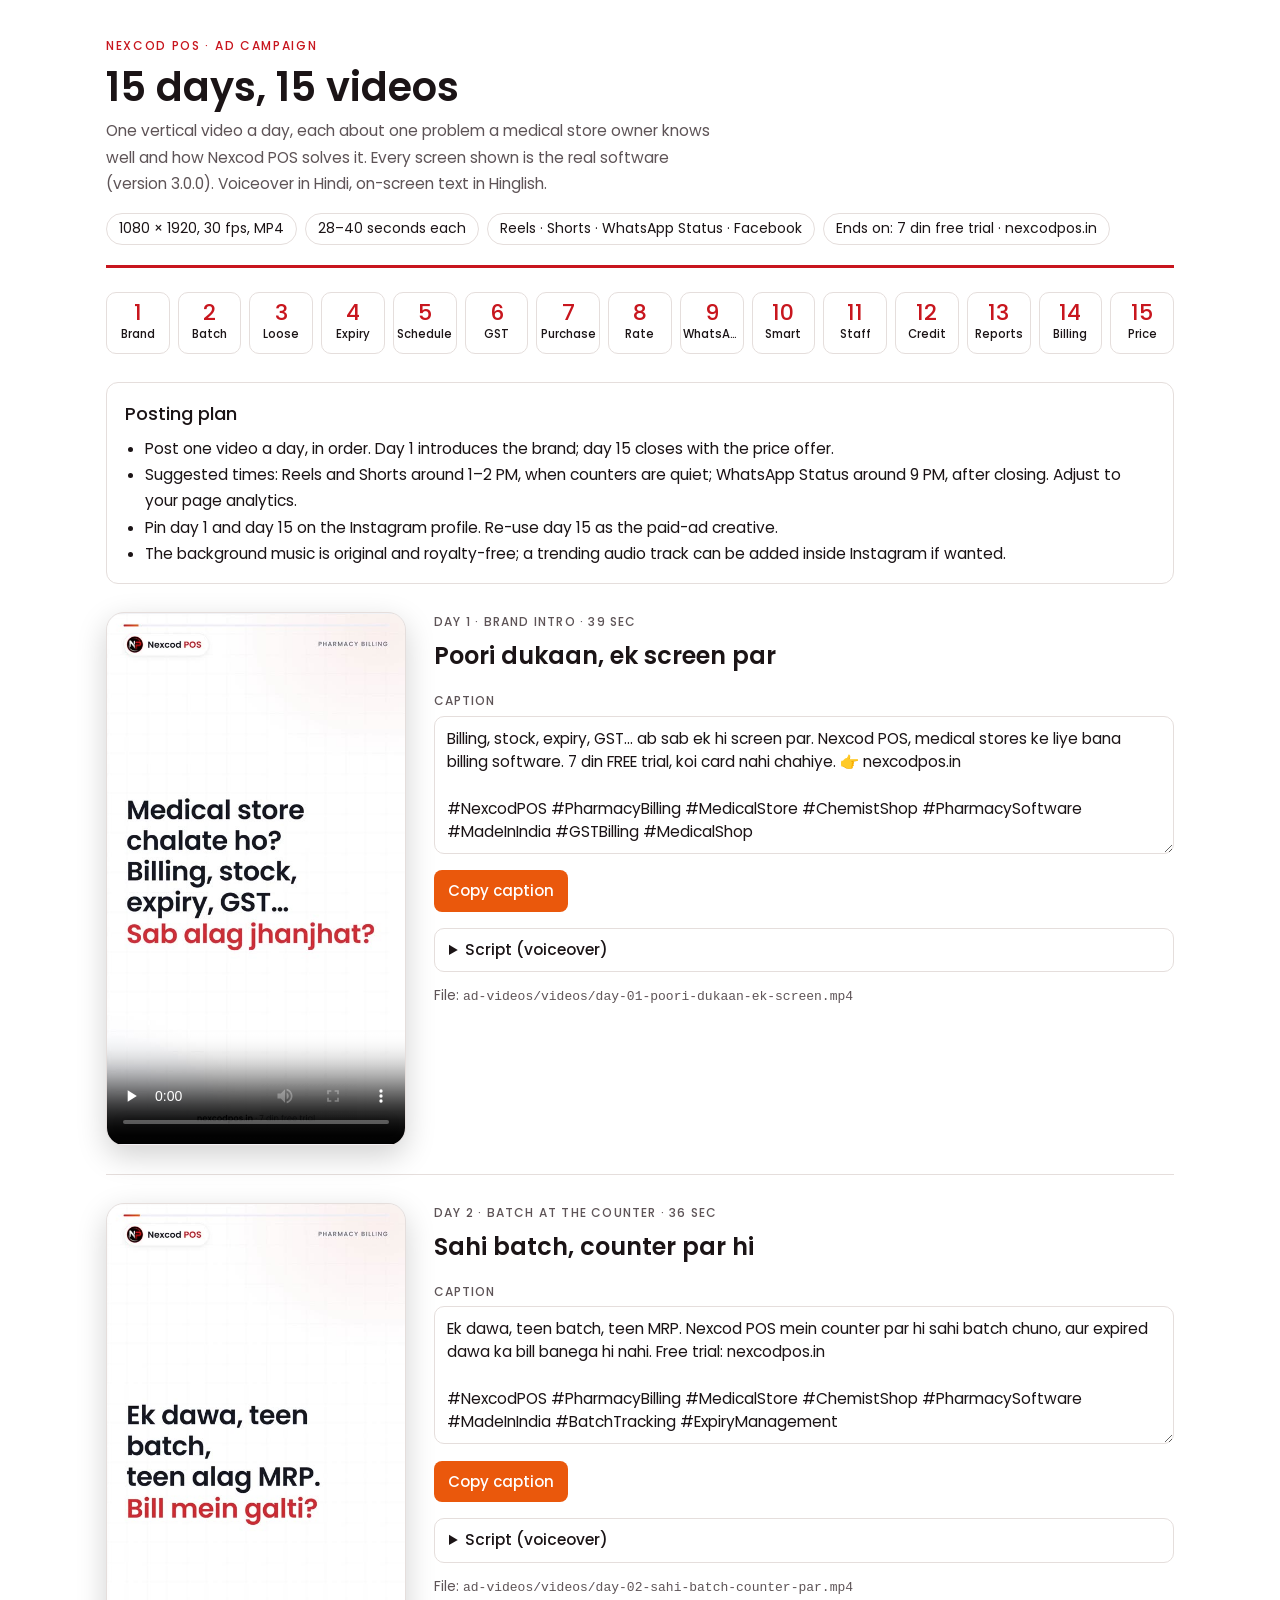
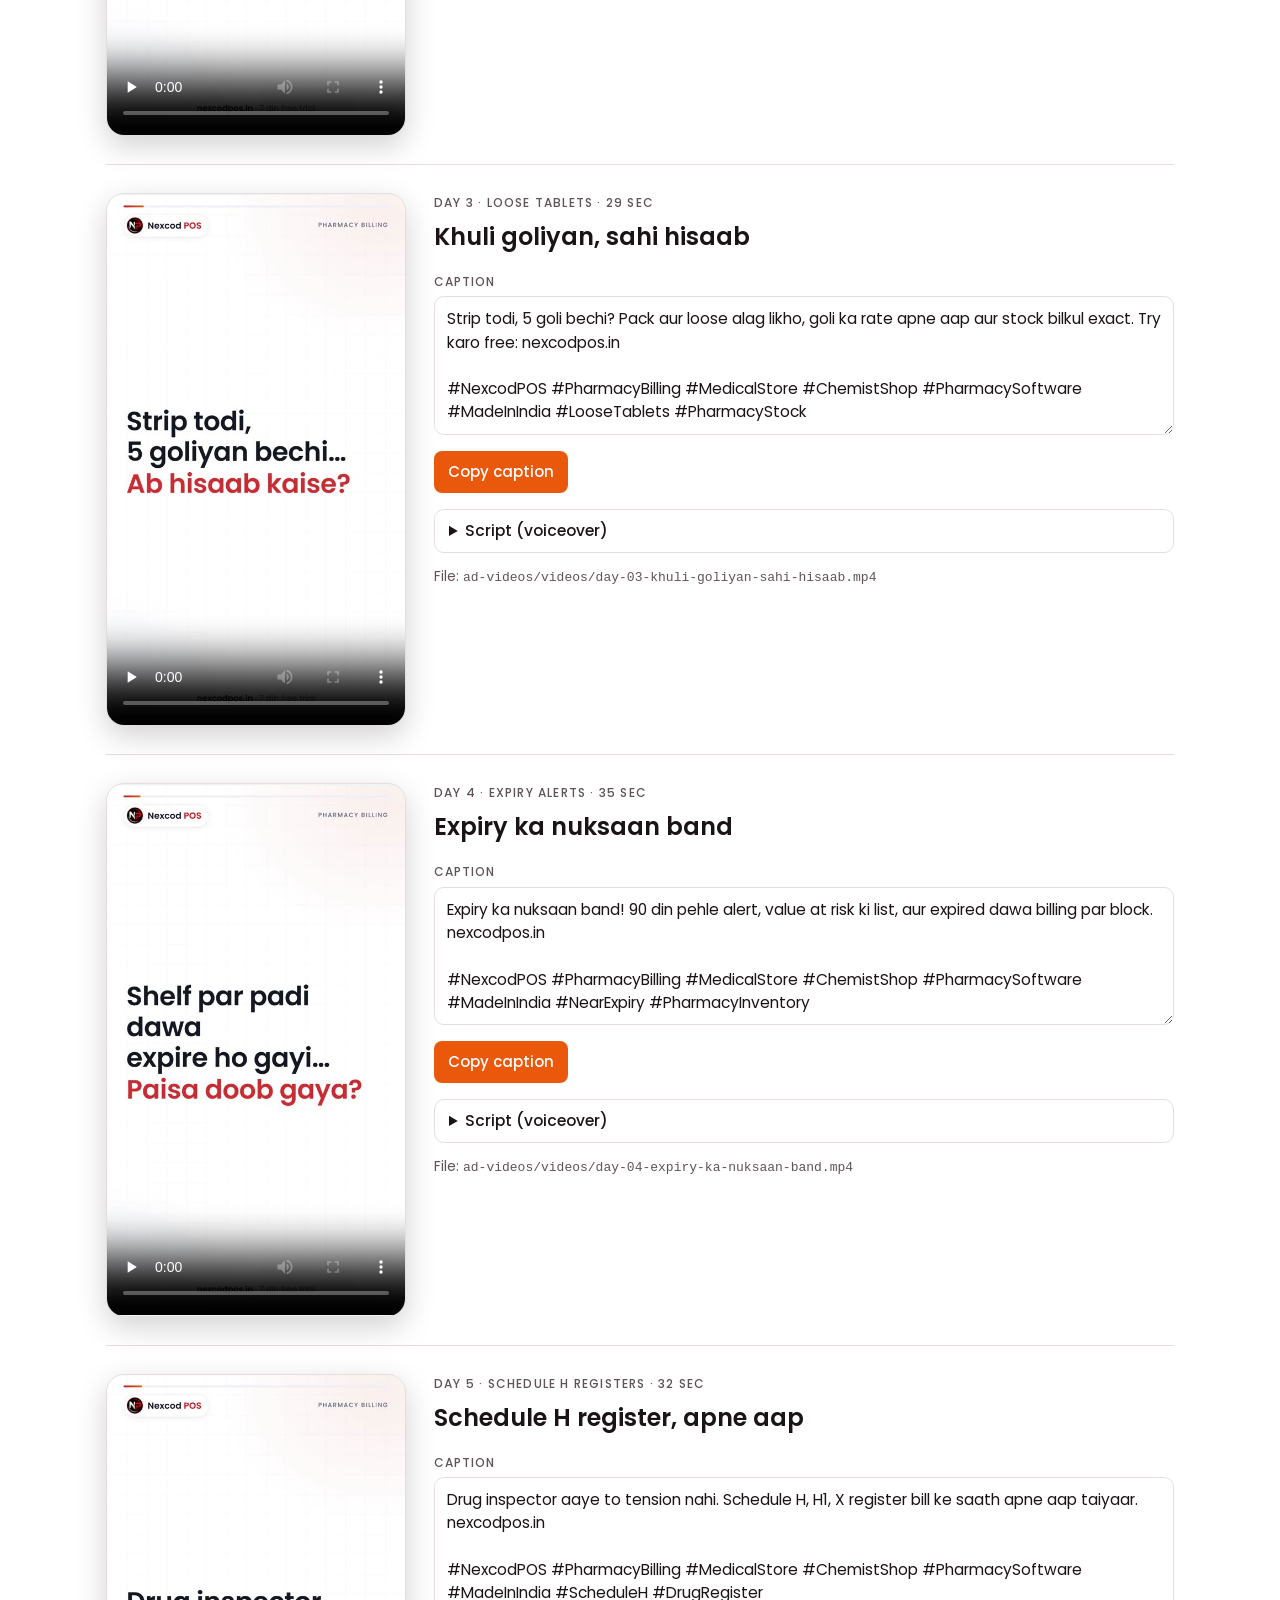
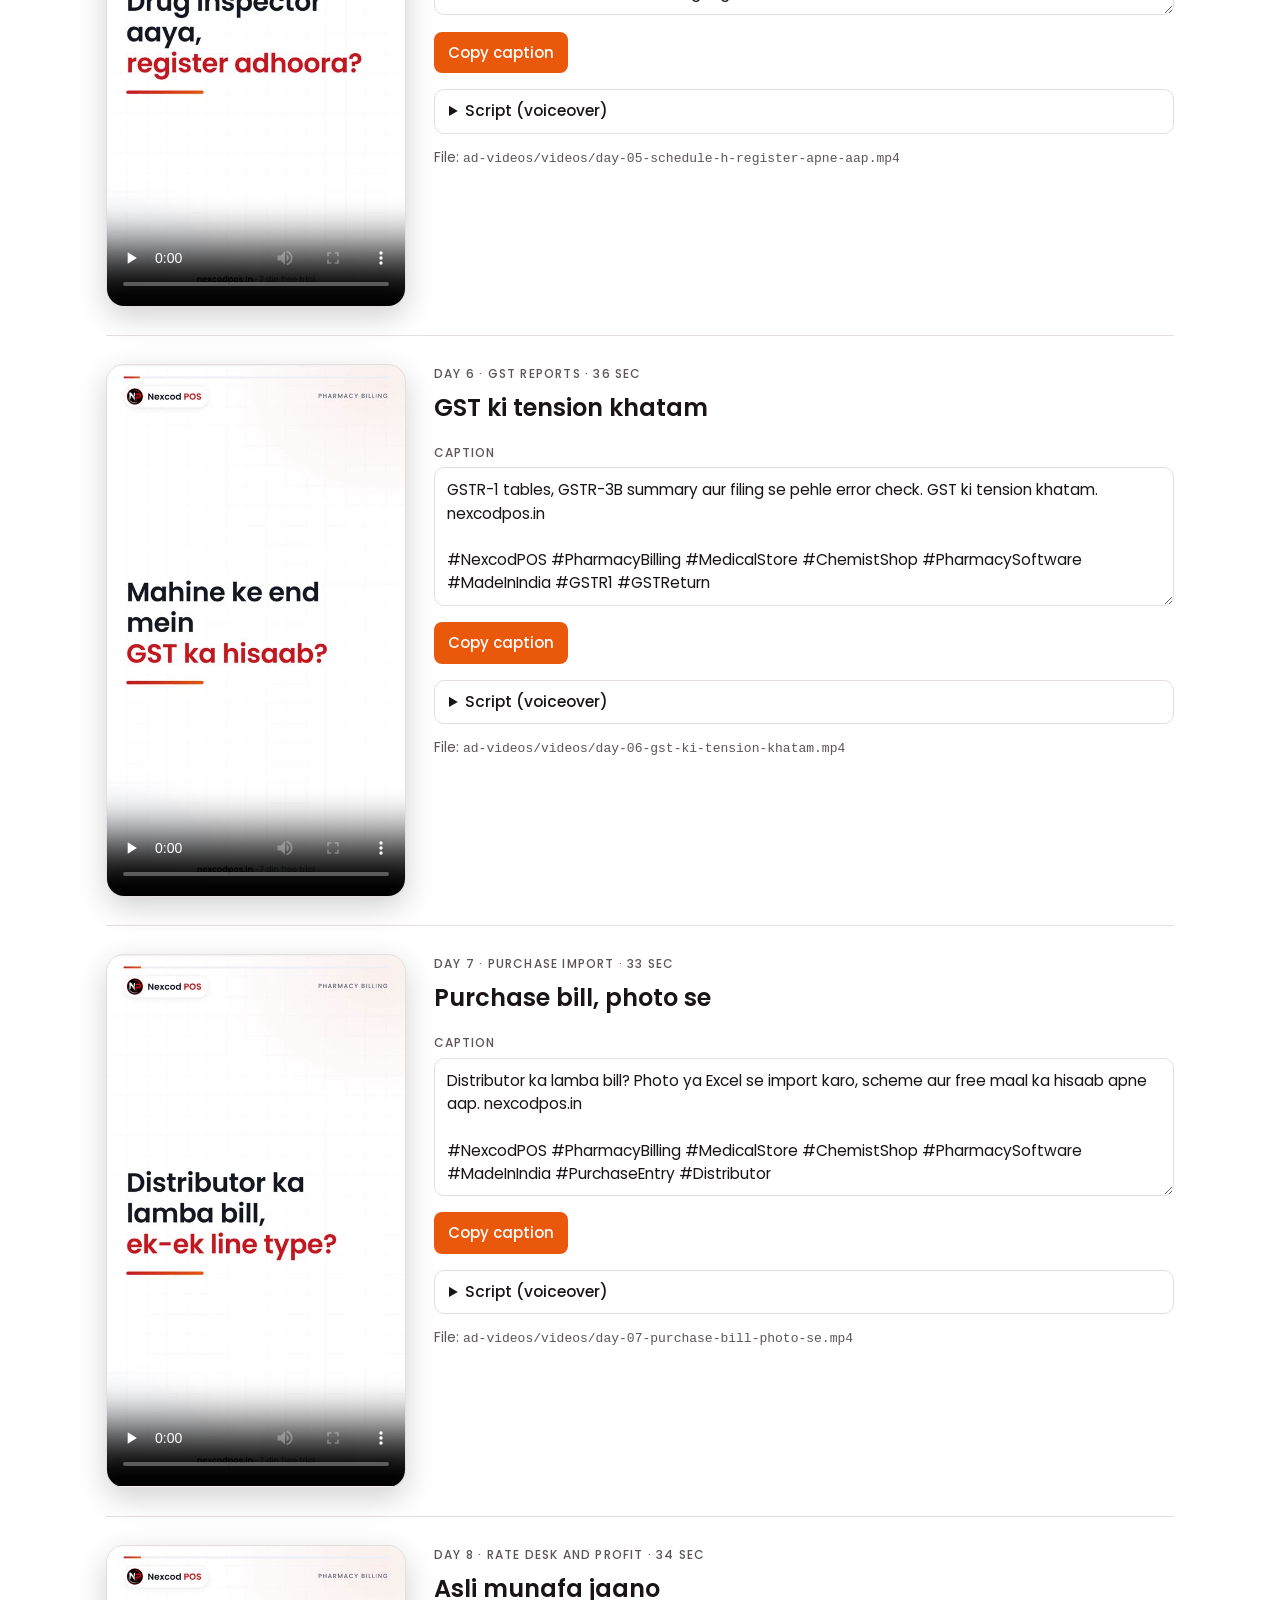
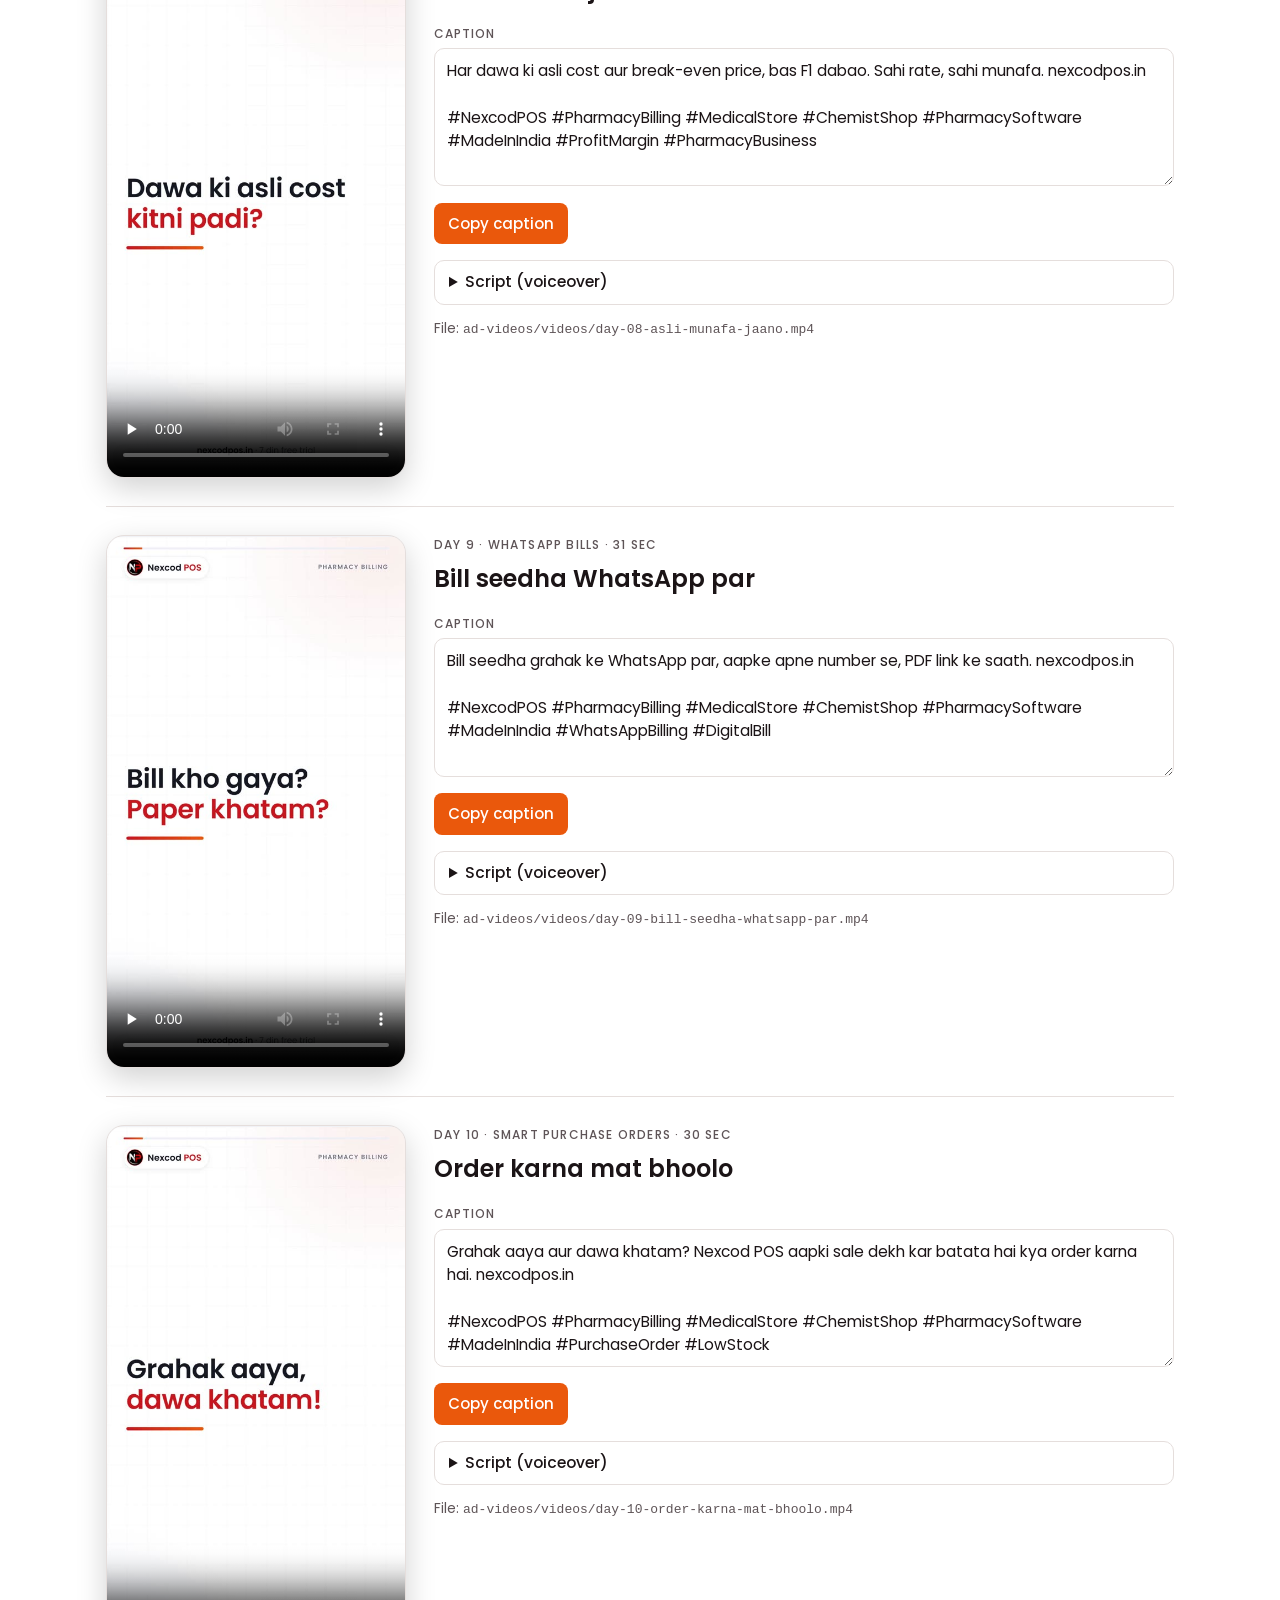
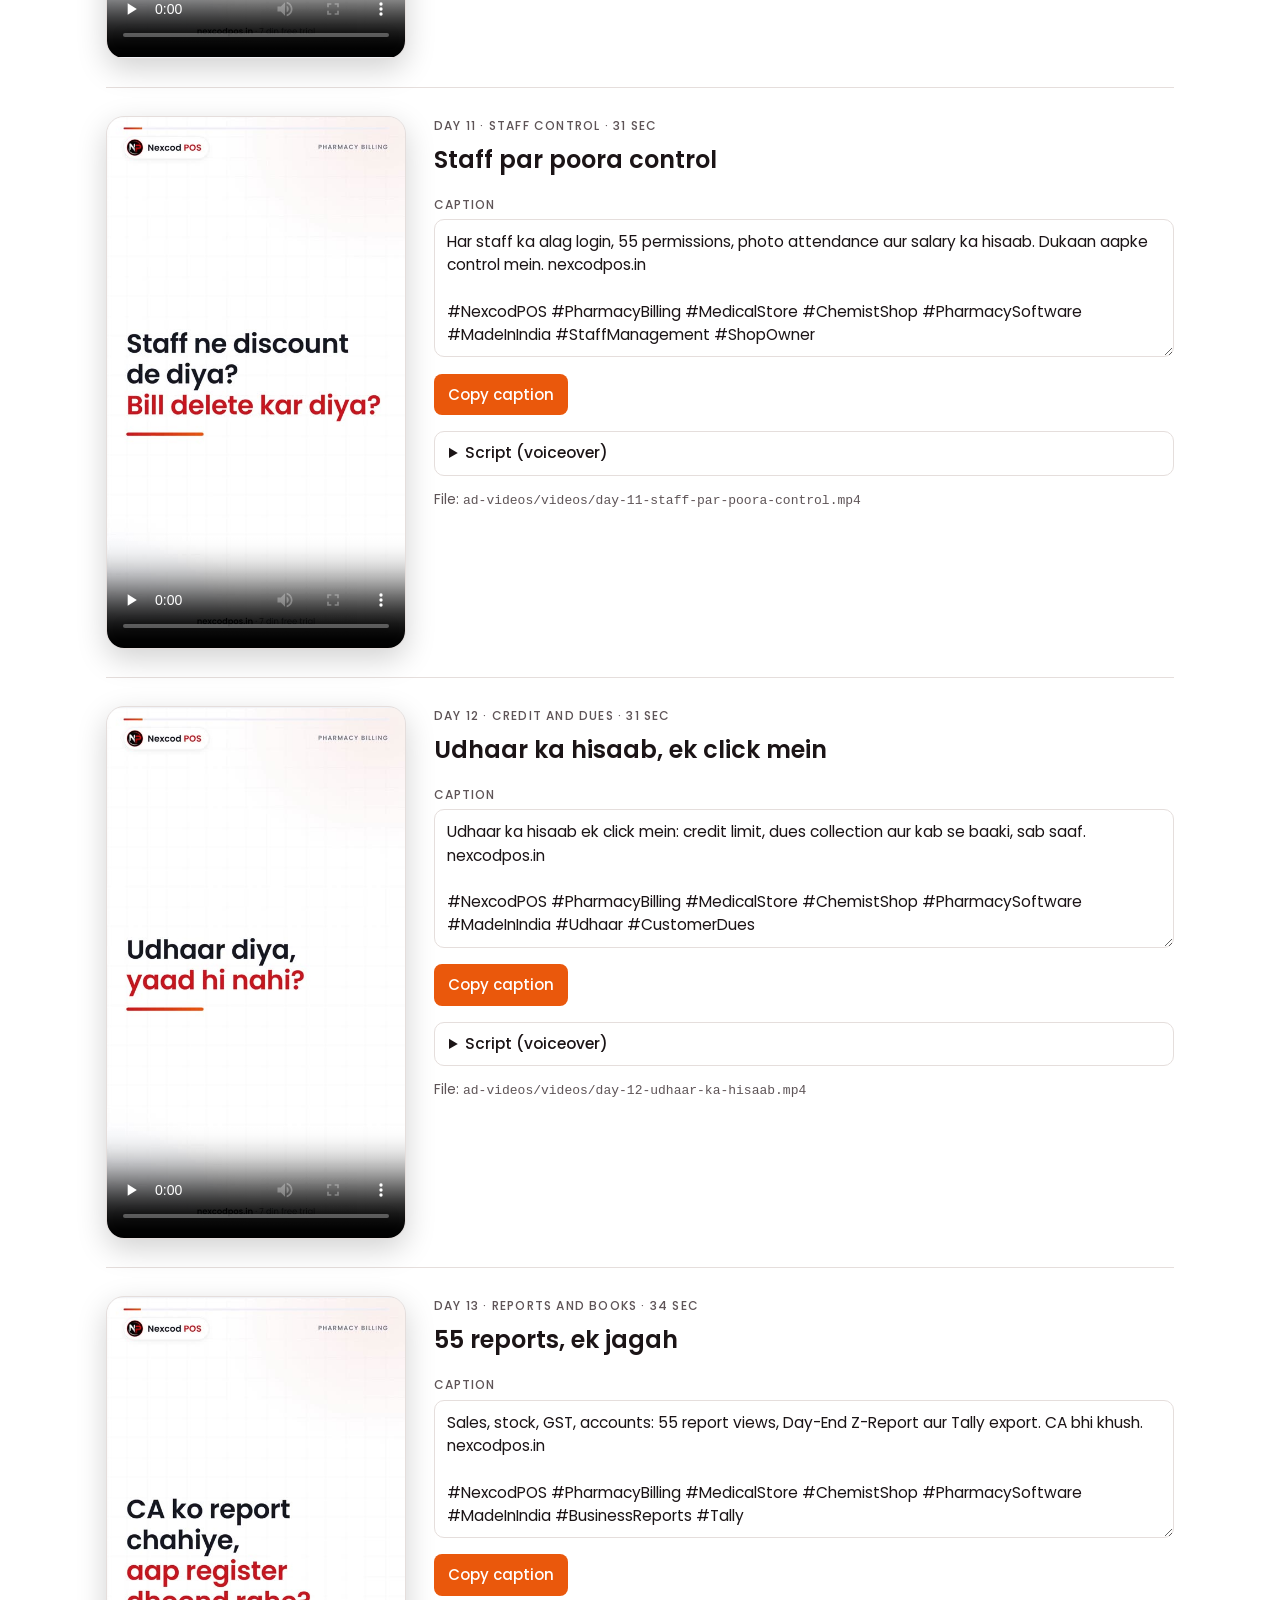
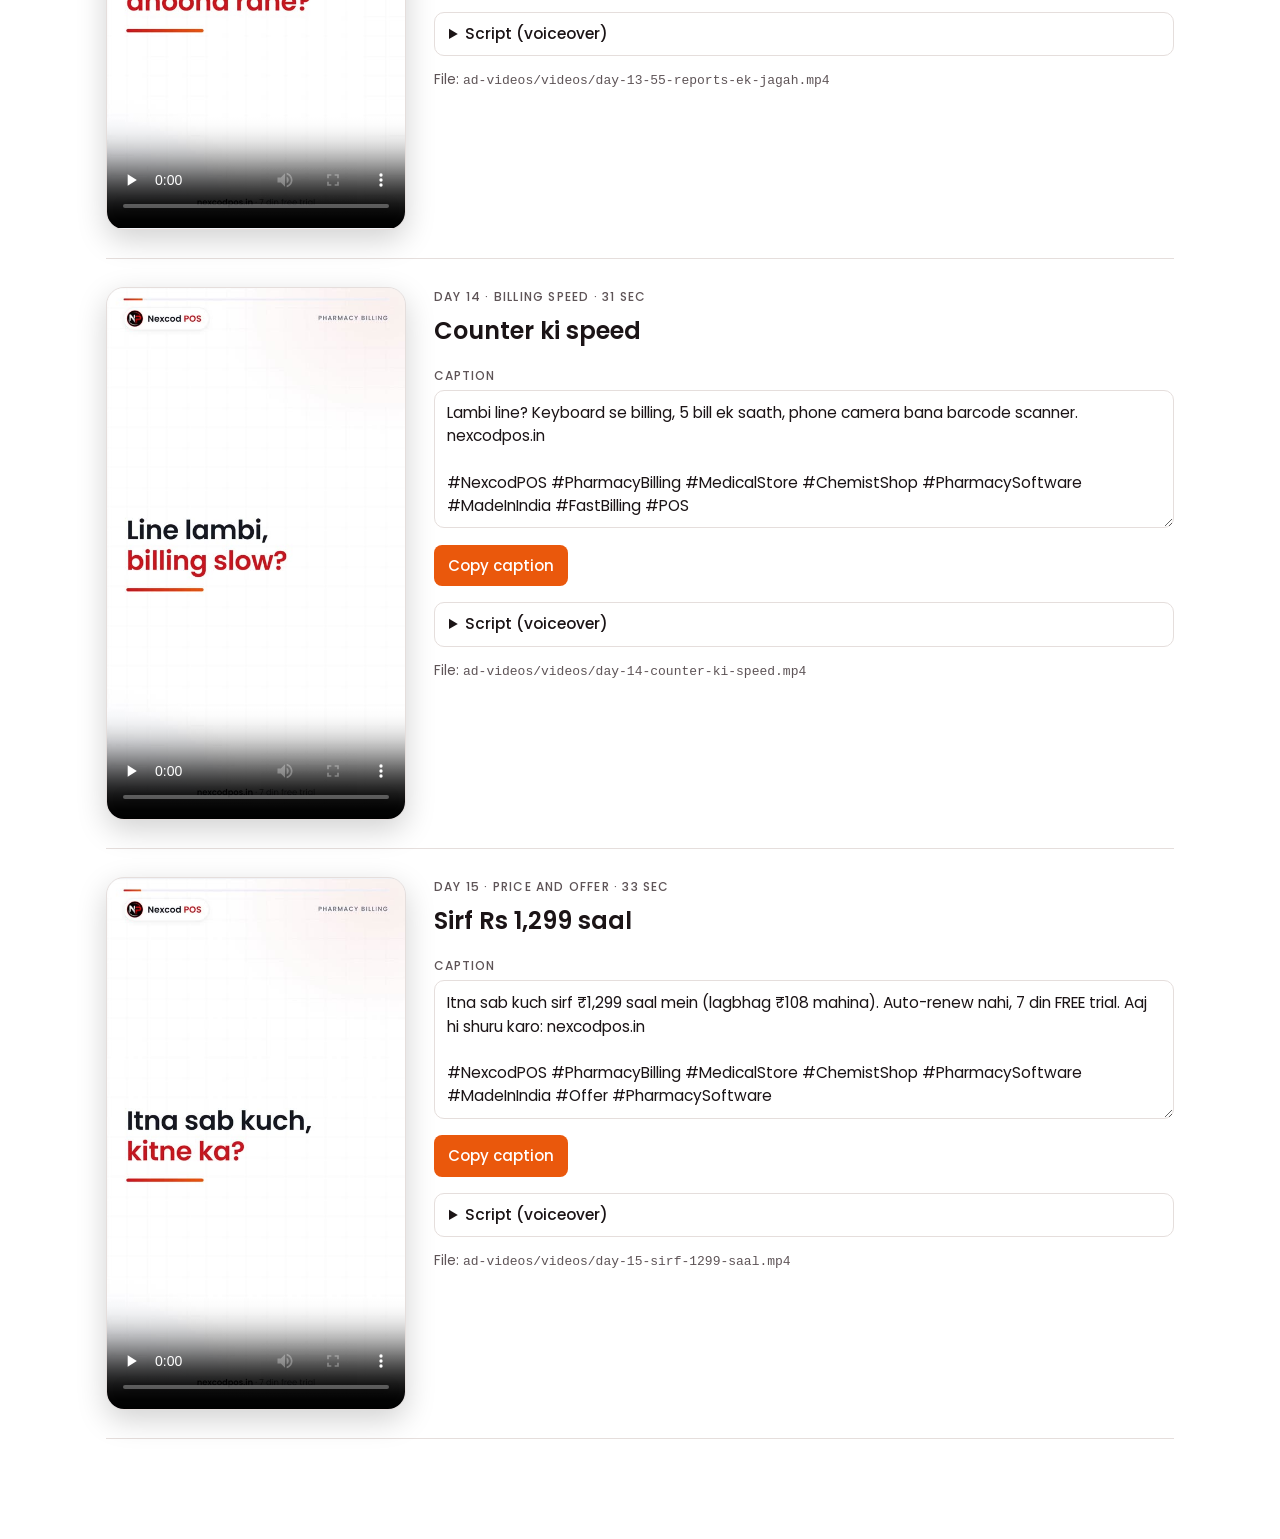
<file: ad-videos/index.html>
<!doctype html><html lang="en"><head><meta charset="utf-8"><meta name="viewport" content="width=device-width,initial-scale=1">
<title>Nexcod POS Ad Campaign</title>
<meta name="description" content="Fifteen vertical ad videos for Nexcod POS, one per day, with captions and voiceover scripts.">
<link rel="preconnect" href="https://fonts.googleapis.com">
<link rel="preconnect" href="https://fonts.gstatic.com" crossorigin>
<link href="https://fonts.googleapis.com/css2?family=Poppins:wght@300;400;500;600&display=swap" rel="stylesheet">
<style>
/* Layout: a calendar strip of 15 day chips on top, then one row per day: phone-shaped video left, copy and script right. */
:root{--bg:#ffffff;--paper:#fff;--ink:#1b1416;--muted:#5e5457;--line:#e5dedc;--brand:#c8161e;--navy:#0a1838;--orange:#ea580c;
  --display:"Poppins",system-ui,sans-serif;--body:"Poppins",system-ui,sans-serif}
html{color-scheme:light}
b,strong{font-weight:500}
*{box-sizing:border-box}
body{margin:0;background:var(--bg);color:var(--ink);font-family:var(--body);font-size:15.5px;line-height:1.7;font-weight:400}
.page{max-width:1100px;margin:0 auto;padding-block:36px 100px;padding-inline:16px}
header{border-bottom:3px solid var(--brand);padding-bottom:20px}
.eyebrow{font-family:var(--display);font-size:12px;font-weight:500;letter-spacing:.14em;text-transform:uppercase;color:var(--brand)}
h1{font-family:var(--display);font-weight:600;font-size:clamp(28px,5vw,40px);line-height:1.15;margin:.2em 0;text-wrap:balance}
.lead{color:var(--muted);max-width:68ch;margin:0}
.facts{display:flex;flex-wrap:wrap;gap:8px;margin:16px 0 0;padding:0;list-style:none}
.facts li{font-size:14px;border:1px solid var(--line);background:var(--paper);border-radius:999px;padding:3px 12px}
nav.days{display:grid;grid-template-columns:repeat(15,minmax(0,1fr));gap:8px;margin:24px 0 8px}
nav.days a{display:block;text-align:center;text-decoration:none;color:var(--ink);background:var(--paper);border:1px solid var(--line);border-radius:10px;padding:8px 2px;font-family:var(--display);font-weight:500;font-size:11.5px;overflow:hidden;text-overflow:ellipsis;white-space:nowrap}
nav.days a span{display:block;font-size:22px;color:var(--brand);line-height:1.1}
nav.days a:hover,nav.days a:focus-visible{border-color:var(--brand);outline:none}
.day{display:grid;grid-template-columns:300px minmax(0,1fr);gap:28px;padding:28px 0;border-bottom:1px solid var(--line)}
.vid video{width:100%;aspect-ratio:9/16;border-radius:18px;background:#f1f2f6;border:1px solid var(--line);display:block;box-shadow:0 10px 30px rgba(0,0,0,.18)}
.kick{font-family:var(--display);font-size:12px;font-weight:500;letter-spacing:.1em;text-transform:uppercase;color:var(--muted)}
h2{font-family:var(--display);font-weight:600;font-size:24px;margin:.15em 0 .6em;text-wrap:balance}
.lab{display:block;font-family:var(--display);font-size:12px;font-weight:500;letter-spacing:.08em;text-transform:uppercase;color:var(--muted);margin-bottom:4px}
textarea{width:100%;font:inherit;font-size:15.5px;line-height:1.5;color:var(--ink);background:var(--paper);border:1px solid var(--line);border-radius:10px;padding:10px 12px;resize:vertical}
.copy{margin-top:8px;font:inherit;font-weight:500;font-size:15px;color:#fff;background:var(--orange);border:0;border-radius:8px;padding:8px 14px;cursor:pointer}
.copy:focus-visible{outline:3px solid var(--navy);outline-offset:2px}
details{margin-top:16px;background:var(--paper);border:1px solid var(--line);border-radius:10px;padding:8px 14px}
summary{cursor:pointer;font-weight:500}
.script{padding-left:20px;margin:8px 0}
.script li{margin:8px 0;font-size:15px}
.script .vo{color:var(--muted)}
.file{font-size:14px;color:var(--muted);margin:12px 0 0}
code{font-size:13px;overflow-wrap:anywhere}
.how{background:var(--paper);border:1px solid var(--line);border-radius:12px;padding:16px 18px;margin-top:28px}
.how h3{font-family:var(--display);font-weight:500;font-size:18px;margin:0 0 6px}
.how ul{margin:0;padding-left:20px}
@media (max-width:900px){nav.days{grid-template-columns:repeat(5,minmax(0,1fr))}}
@media (max-width:720px){.day{grid-template-columns:1fr}.vid{max-width:300px}}
@media (prefers-reduced-motion:reduce){*{scroll-behavior:auto}}
</style>
</head><body>
<div class="page">
<header>
  <div class="eyebrow">Nexcod POS · Ad campaign</div>
  <h1>15 days, 15 videos</h1>
  <p class="lead">One vertical video a day, each about one problem a medical store owner knows well and how Nexcod POS solves it. Every screen shown is the real software (version 3.0.0). Voiceover in Hindi, on-screen text in Hinglish.</p>
  <ul class="facts"><li>1080 × 1920, 30 fps, MP4</li><li>28–40 seconds each</li><li>Reels · Shorts · WhatsApp Status · Facebook</li><li>Ends on: 7 din free trial · nexcodpos.in</li></ul>
</header>
<nav class="days" aria-label="Days"><a href="#day-01"><span>1</span>Brand</a><a href="#day-02"><span>2</span>Batch</a><a href="#day-03"><span>3</span>Loose</a><a href="#day-04"><span>4</span>Expiry</a><a href="#day-05"><span>5</span>Schedule</a><a href="#day-06"><span>6</span>GST</a><a href="#day-07"><span>7</span>Purchase</a><a href="#day-08"><span>8</span>Rate</a><a href="#day-09"><span>9</span>WhatsApp</a><a href="#day-10"><span>10</span>Smart</a><a href="#day-11"><span>11</span>Staff</a><a href="#day-12"><span>12</span>Credit</a><a href="#day-13"><span>13</span>Reports</a><a href="#day-14"><span>14</span>Billing</a><a href="#day-15"><span>15</span>Price</a></nav>
<div class="how"><h3>Posting plan</h3><ul>
<li>Post one video a day, in order. Day 1 introduces the brand; day 15 closes with the price offer.</li>
<li>Suggested times: Reels and Shorts around 1–2 PM, when counters are quiet; WhatsApp Status around 9 PM, after closing. Adjust to your page analytics.</li>
<li>Pin day 1 and day 15 on the Instagram profile. Re-use day 15 as the paid-ad creative.</li>
<li>The background music is original and royalty-free; a trending audio track can be added inside Instagram if wanted.</li>
</ul></div>
<article class="day" id="day-01">
  <div class="vid"><video src="videos/day-01-poori-dukaan-ek-screen.mp4" poster="videos/day-01-poori-dukaan-ek-screen.jpg" controls preload="none" playsinline></video></div>
  <div class="info">
    <div class="kick">Day 1 · Brand intro · 39 sec</div>
    <h2>Poori dukaan, ek screen par</h2>
    <label class="lab" for="cap01">Caption</label>
    <textarea id="cap01" readonly rows="5">Billing, stock, expiry, GST… ab sab ek hi screen par. Nexcod POS, medical stores ke liye bana billing software. 7 din FREE trial, koi card nahi chahiye. 👉 nexcodpos.in

#NexcodPOS #PharmacyBilling #MedicalStore #ChemistShop #PharmacySoftware #MadeInIndia #GSTBilling #MedicalShop</textarea>
    <button type="button" class="copy" data-for="cap01">Copy caption</button>
    <details><summary>Script (voiceover)</summary><ol class="script"><li><b>hook</b> · Medical store chalate ho? / Billing, stock, expiry, GST… / Sab alag jhanjhat?<br><span class='vo'>क्या आप मेडिकल स्टोर चलाते हैं? बिलिंग, स्टॉक, एक्सपायरी, जीएसटी, सब अलग-अलग झंझट?</span></li><li><b>shot</b> · Nexcod POS<br><span class='vo'>पेश है नेक्सकॉड पीओएस। आपकी पूरी दुकान, एक ही स्क्रीन पर।</span></li><li><b>shot</b> · Seconds mein GST bill<br><span class='vo'>सेकंडों में जीएसटी बिल, बैच, एक्सपायरी और एमआरपी के साथ।</span></li><li><b>bullets</b> · Aur bhi bahut kuch<br><span class='vo'>एक्सपायरी अलर्ट, शेड्यूल एच रजिस्टर, व्हाट्सऐप पर बिल, और मोबाइल ऐप भी।</span></li><li><b>cta</b> · CTA<br><span class='vo'>सात दिन का फ्री ट्रायल, कोई कार्ड नहीं चाहिए। आज ही शुरू करें, नेक्सकॉड पीओएस डॉट इन पर।</span></li></ol></details>
    <p class="file">File: <code>ad-videos/videos/day-01-poori-dukaan-ek-screen.mp4</code></p>
  </div>
</article>
<article class="day" id="day-02">
  <div class="vid"><video src="videos/day-02-sahi-batch-counter-par.mp4" poster="videos/day-02-sahi-batch-counter-par.jpg" controls preload="none" playsinline></video></div>
  <div class="info">
    <div class="kick">Day 2 · Batch at the counter · 36 sec</div>
    <h2>Sahi batch, counter par hi</h2>
    <label class="lab" for="cap02">Caption</label>
    <textarea id="cap02" readonly rows="5">Ek dawa, teen batch, teen MRP. Nexcod POS mein counter par hi sahi batch chuno, aur expired dawa ka bill banega hi nahi. Free trial: nexcodpos.in

#NexcodPOS #PharmacyBilling #MedicalStore #ChemistShop #PharmacySoftware #MadeInIndia #BatchTracking #ExpiryManagement</textarea>
    <button type="button" class="copy" data-for="cap02">Copy caption</button>
    <details><summary>Script (voiceover)</summary><ol class="script"><li><b>hook</b> · Ek dawa, teen batch, / teen alag MRP. / Bill mein galti?<br><span class='vo'>एक ही दवा के तीन बैच, तीनों की अलग एमआरपी। बिल में गलती हो जाती है?</span></li><li><b>shot</b> · Dawa dhoondo<br><span class='vo'>नेक्सकॉड पीओएस में दवा का नाम, सॉल्ट या बारकोड डालिए।</span></li><li><b>shot</b> · Haath wala batch chuno<br><span class='vo'>जो बैच आपके हाथ में है, वही चुनिए। हर बैच की अपनी एक्सपायरी और अपनी एमआरपी।</span></li><li><b>shot</b> · Expired dawa ka bill?<br><span class='vo'>और एक्सपायर्ड दवा का बिल बनेगा ही नहीं। बस एक सेटिंग चालू कीजिए।</span></li><li><b>cta</b> · CTA<br><span class='vo'>सात दिन फ्री ट्राय कीजिए। नेक्सकॉड पीओएस डॉट इन।</span></li></ol></details>
    <p class="file">File: <code>ad-videos/videos/day-02-sahi-batch-counter-par.mp4</code></p>
  </div>
</article>
<article class="day" id="day-03">
  <div class="vid"><video src="videos/day-03-khuli-goliyan-sahi-hisaab.mp4" poster="videos/day-03-khuli-goliyan-sahi-hisaab.jpg" controls preload="none" playsinline></video></div>
  <div class="info">
    <div class="kick">Day 3 · Loose tablets · 29 sec</div>
    <h2>Khuli goliyan, sahi hisaab</h2>
    <label class="lab" for="cap03">Caption</label>
    <textarea id="cap03" readonly rows="5">Strip todi, 5 goli bechi? Pack aur loose alag likho, goli ka rate apne aap aur stock bilkul exact. Try karo free: nexcodpos.in

#NexcodPOS #PharmacyBilling #MedicalStore #ChemistShop #PharmacySoftware #MadeInIndia #LooseTablets #PharmacyStock</textarea>
    <button type="button" class="copy" data-for="cap03">Copy caption</button>
    <details><summary>Script (voiceover)</summary><ol class="script"><li><b>hook</b> · Strip todi, / 5 goliyan bechi… / Ab hisaab kaise?<br><span class='vo'>स्ट्रिप तोड़ी, पाँच गोलियाँ बेचीं। अब हिसाब कैसे रखें?</span></li><li><b>stat</b> · 1 strip + 5 goli<br><span class='vo'>नेक्सकॉड पीओएस में बस पैक और लूज़ गोलियाँ अलग-अलग लिखिए।</span></li><li><b>shot</b> · Goli ka rate apne aap<br><span class='vo'>हर गोली का रेट, स्ट्रिप की एमआरपी से अपने आप निकलता है।</span></li><li><b>bullets</b> · Stock bilkul exact<br><span class='vo'>और स्टॉक भी बिलकुल सही, आधी स्ट्रिप तक का हिसाब।</span></li><li><b>cta</b> · CTA<br><span class='vo'>सात दिन फ्री ट्राय कीजिए। नेक्सकॉड पीओएस डॉट इन।</span></li></ol></details>
    <p class="file">File: <code>ad-videos/videos/day-03-khuli-goliyan-sahi-hisaab.mp4</code></p>
  </div>
</article>
<article class="day" id="day-04">
  <div class="vid"><video src="videos/day-04-expiry-ka-nuksaan-band.mp4" poster="videos/day-04-expiry-ka-nuksaan-band.jpg" controls preload="none" playsinline></video></div>
  <div class="info">
    <div class="kick">Day 4 · Expiry alerts · 35 sec</div>
    <h2>Expiry ka nuksaan band</h2>
    <label class="lab" for="cap04">Caption</label>
    <textarea id="cap04" readonly rows="5">Expiry ka nuksaan band! 90 din pehle alert, value at risk ki list, aur expired dawa billing par block. nexcodpos.in

#NexcodPOS #PharmacyBilling #MedicalStore #ChemistShop #PharmacySoftware #MadeInIndia #NearExpiry #PharmacyInventory</textarea>
    <button type="button" class="copy" data-for="cap04">Copy caption</button>
    <details><summary>Script (voiceover)</summary><ol class="script"><li><b>hook</b> · Shelf par padi dawa / expire ho gayi… / Paisa doob gaya?<br><span class='vo'>शेल्फ़ पर पड़ी दवा एक्सपायर हो गई, और पैसा डूब गया?</span></li><li><b>shot</b> · Pehle se alert<br><span class='vo'>नेक्सकॉड पीओएस डैशबोर्ड पर पहले से बताता है, कौन सी दवा नब्बे दिन में एक्सपायर होगी।</span></li><li><b>shot</b> · 90 din ki list<br><span class='vo'>बैच, कितने दिन बाकी, और कितना पैसा दांव पर है, सब एक लिस्ट में।</span></li><li><b>shot</b> · Expired bikegi hi nahi<br><span class='vo'>समय पर डिस्ट्रीब्यूटर को लौटाइए, और एक्सपायर्ड दवा बिलिंग पर अपने आप ब्लॉक।</span></li><li><b>cta</b> · CTA<br><span class='vo'>सात दिन फ्री ट्राय कीजिए। नेक्सकॉड पीओएस डॉट इन।</span></li></ol></details>
    <p class="file">File: <code>ad-videos/videos/day-04-expiry-ka-nuksaan-band.mp4</code></p>
  </div>
</article>
<article class="day" id="day-05">
  <div class="vid"><video src="videos/day-05-schedule-h-register-apne-aap.mp4" poster="videos/day-05-schedule-h-register-apne-aap.jpg" controls preload="none" playsinline></video></div>
  <div class="info">
    <div class="kick">Day 5 · Schedule H registers · 32 sec</div>
    <h2>Schedule H register, apne aap</h2>
    <label class="lab" for="cap05">Caption</label>
    <textarea id="cap05" readonly rows="5">Drug inspector aaye to tension nahi. Schedule H, H1, X register bill ke saath apne aap taiyaar. nexcodpos.in

#NexcodPOS #PharmacyBilling #MedicalStore #ChemistShop #PharmacySoftware #MadeInIndia #ScheduleH #DrugRegister</textarea>
    <button type="button" class="copy" data-for="cap05">Copy caption</button>
    <details><summary>Script (voiceover)</summary><ol class="script"><li><b>hook</b> · Drug inspector aaya, / register adhoora?<br><span class='vo'>ड्रग इंस्पेक्टर आया, और शेड्यूल एच वन का रजिस्टर अधूरा?</span></li><li><b>bullets</b> · Bill ke saath register ready<br><span class='vo'>नेक्सकॉड पीओएस में शेड्यूल दवा का बिल तभी बनता है, जब मरीज़, मोबाइल और डॉक्टर भरा हो।</span></li><li><b>shot</b> · H, H1, X registers<br><span class='vo'>और शेड्यूल एच, एच वन और एक्स रजिस्टर अपने आप तैयार, प्रिंट के लिए।</span></li><li><b>shot</b> · Schedule Check<br><span class='vo'>शेड्यूल चेक उन दवाओं को भी ढूँढता है जिन पर टैग लगाना रह गया।</span></li><li><b>cta</b> · CTA<br><span class='vo'>सात दिन फ्री ट्राय कीजिए। नेक्सकॉड पीओएस डॉट इन।</span></li></ol></details>
    <p class="file">File: <code>ad-videos/videos/day-05-schedule-h-register-apne-aap.mp4</code></p>
  </div>
</article>
<article class="day" id="day-06">
  <div class="vid"><video src="videos/day-06-gst-ki-tension-khatam.mp4" poster="videos/day-06-gst-ki-tension-khatam.jpg" controls preload="none" playsinline></video></div>
  <div class="info">
    <div class="kick">Day 6 · GST reports · 36 sec</div>
    <h2>GST ki tension khatam</h2>
    <label class="lab" for="cap06">Caption</label>
    <textarea id="cap06" readonly rows="5">GSTR-1 tables, GSTR-3B summary aur filing se pehle error check. GST ki tension khatam. nexcodpos.in

#NexcodPOS #PharmacyBilling #MedicalStore #ChemistShop #PharmacySoftware #MadeInIndia #GSTR1 #GSTReturn</textarea>
    <button type="button" class="copy" data-for="cap06">Copy caption</button>
    <details><summary>Script (voiceover)</summary><ol class="script"><li><b>hook</b> · Mahine ke end mein / GST ka hisaab?<br><span class='vo'>महीने के आख़िर में जीएसटी का हिसाब, सिरदर्द बन जाता है?</span></li><li><b>shot</b> · GSTR-1 tables ready<br><span class='vo'>नेक्सकॉड पीओएस में जीएसटीआर वन की सारी टेबल तैयार: बी टू बी, बी टू सी, एचएसएन समरी।</span></li><li><b>shot</b> · File karne se pehle check<br><span class='vo'>फाइल करने से पहले चेक, पोर्टल क्या रिजेक्ट करेगा, पहले ही बता देता है।</span></li><li><b>bullets</b> · Aur bhi<br><span class='vo'>जीएसटीआर थ्री बी समरी, कम्पोज़िशन डीलर के लिए बिल ऑफ़ सप्लाई, और सीए के लिए सीएसवी।</span></li><li><b>cta</b> · CTA<br><span class='vo'>सात दिन फ्री ट्राय कीजिए। नेक्सकॉड पीओएस डॉट इन।</span></li></ol></details>
    <p class="file">File: <code>ad-videos/videos/day-06-gst-ki-tension-khatam.mp4</code></p>
  </div>
</article>
<article class="day" id="day-07">
  <div class="vid"><video src="videos/day-07-purchase-bill-photo-se.mp4" poster="videos/day-07-purchase-bill-photo-se.jpg" controls preload="none" playsinline></video></div>
  <div class="info">
    <div class="kick">Day 7 · Purchase import · 33 sec</div>
    <h2>Purchase bill, photo se</h2>
    <label class="lab" for="cap07">Caption</label>
    <textarea id="cap07" readonly rows="5">Distributor ka lamba bill? Photo ya Excel se import karo, scheme aur free maal ka hisaab apne aap. nexcodpos.in

#NexcodPOS #PharmacyBilling #MedicalStore #ChemistShop #PharmacySoftware #MadeInIndia #PurchaseEntry #Distributor</textarea>
    <button type="button" class="copy" data-for="cap07">Copy caption</button>
    <details><summary>Script (voiceover)</summary><ol class="script"><li><b>hook</b> · Distributor ka lamba bill, / ek-ek line type?<br><span class='vo'>डिस्ट्रीब्यूटर का लंबा बिल, एक-एक लाइन टाइप करना पड़ता है?</span></li><li><b>shot</b> · Photo ya Excel se import<br><span class='vo'>नेक्सकॉड पीओएस में बिल की फोटो या एक्सेल से इम्पोर्ट कीजिए, लाइनें अपने आप भर जाती हैं।</span></li><li><b>shot</b> · Scheme aur free maal<br><span class='vo'>स्कीम और फ्री माल का हिसाब अपने आप, ताकि हर स्ट्रिप की असली कॉस्ट सही रहे।</span></li><li><b>stat</b> · Total match?<br><span class='vo'>बिल का टोटल डालिए, कोई लाइन गलत हो तो तुरंत पता चल जाता है।</span></li><li><b>cta</b> · CTA<br><span class='vo'>सात दिन फ्री ट्राय कीजिए। नेक्सकॉड पीओएस डॉट इन।</span></li></ol></details>
    <p class="file">File: <code>ad-videos/videos/day-07-purchase-bill-photo-se.mp4</code></p>
  </div>
</article>
<article class="day" id="day-08">
  <div class="vid"><video src="videos/day-08-asli-munafa-jaano.mp4" poster="videos/day-08-asli-munafa-jaano.jpg" controls preload="none" playsinline></video></div>
  <div class="info">
    <div class="kick">Day 8 · Rate desk and profit · 34 sec</div>
    <h2>Asli munafa jaano</h2>
    <label class="lab" for="cap08">Caption</label>
    <textarea id="cap08" readonly rows="5">Har dawa ki asli cost aur break-even price, bas F1 dabao. Sahi rate, sahi munafa. nexcodpos.in

#NexcodPOS #PharmacyBilling #MedicalStore #ChemistShop #PharmacySoftware #MadeInIndia #ProfitMargin #PharmacyBusiness</textarea>
    <button type="button" class="copy" data-for="cap08">Copy caption</button>
    <details><summary>Script (voiceover)</summary><ol class="script"><li><b>hook</b> · Dawa ki asli cost / kitni padi?<br><span class='vo'>किसी दवा की असली लागत कितनी पड़ी, पता है?</span></li><li><b>shot</b> · Bas F1 dabao<br><span class='vo'>बिलिंग पर एफ़ वन दबाइए। हर डिस्ट्रीब्यूटर का रेट, स्कीम, डिस्काउंट और असली फ्लैट रेट।</span></li><li><b>shot</b> · Break-even turant<br><span class='vo'>ब्रेक ईवन प्राइस और आपका मुनाफ़ा तुरंत, ताकि थोक ग्राहक को सही रेट बता सकें।</span></li><li><b>shot</b> · Profit &amp; Loss<br><span class='vo'>और प्रॉफिट एंड लॉस, बिना अलग से अकाउंटिंग किए।</span></li><li><b>cta</b> · CTA<br><span class='vo'>सात दिन फ्री ट्राय कीजिए। नेक्सकॉड पीओएस डॉट इन।</span></li></ol></details>
    <p class="file">File: <code>ad-videos/videos/day-08-asli-munafa-jaano.mp4</code></p>
  </div>
</article>
<article class="day" id="day-09">
  <div class="vid"><video src="videos/day-09-bill-seedha-whatsapp-par.mp4" poster="videos/day-09-bill-seedha-whatsapp-par.jpg" controls preload="none" playsinline></video></div>
  <div class="info">
    <div class="kick">Day 9 · WhatsApp bills · 31 sec</div>
    <h2>Bill seedha WhatsApp par</h2>
    <label class="lab" for="cap09">Caption</label>
    <textarea id="cap09" readonly rows="5">Bill seedha grahak ke WhatsApp par, aapke apne number se, PDF link ke saath. nexcodpos.in

#NexcodPOS #PharmacyBilling #MedicalStore #ChemistShop #PharmacySoftware #MadeInIndia #WhatsAppBilling #DigitalBill</textarea>
    <button type="button" class="copy" data-for="cap09">Copy caption</button>
    <details><summary>Script (voiceover)</summary><ol class="script"><li><b>hook</b> · Bill kho gaya? / Paper khatam?<br><span class='vo'>ग्राहक का बिल खो गया? या प्रिंटर का पेपर ख़त्म?</span></li><li><b>bullets</b> · Bill seedha WhatsApp par<br><span class='vo'>नेक्सकॉड पीओएस बिल सीधे ग्राहक के व्हाट्सऐप पर भेजता है, आपके अपने नंबर से, पीडीएफ़ लिंक के साथ।</span></li><li><b>shot</b> · Har bill par WhatsApp<br><span class='vo'>इनवॉइस लिस्ट में हर बिल के आगे व्हाट्सऐप बटन।</span></li><li><b>shot</b> · Find My Bills<br><span class='vo'>और ग्राहक फाइंड माय बिल्स पर अपने सारे बिल ख़ुद देख सकते हैं।</span></li><li><b>cta</b> · CTA<br><span class='vo'>सात दिन फ्री ट्राय कीजिए। नेक्सकॉड पीओएस डॉट इन।</span></li></ol></details>
    <p class="file">File: <code>ad-videos/videos/day-09-bill-seedha-whatsapp-par.mp4</code></p>
  </div>
</article>
<article class="day" id="day-10">
  <div class="vid"><video src="videos/day-10-order-karna-mat-bhoolo.mp4" poster="videos/day-10-order-karna-mat-bhoolo.jpg" controls preload="none" playsinline></video></div>
  <div class="info">
    <div class="kick">Day 10 · Smart purchase orders · 30 sec</div>
    <h2>Order karna mat bhoolo</h2>
    <label class="lab" for="cap10">Caption</label>
    <textarea id="cap10" readonly rows="5">Grahak aaya aur dawa khatam? Nexcod POS aapki sale dekh kar batata hai kya order karna hai. nexcodpos.in

#NexcodPOS #PharmacyBilling #MedicalStore #ChemistShop #PharmacySoftware #MadeInIndia #PurchaseOrder #LowStock</textarea>
    <button type="button" class="copy" data-for="cap10">Copy caption</button>
    <details><summary>Script (voiceover)</summary><ol class="script"><li><b>hook</b> · Grahak aaya, / dawa khatam!<br><span class='vo'>ग्राहक आया, और दवा ख़त्म!</span></li><li><b>shot</b> · Smart Purchase Order<br><span class='vo'>नेक्सकॉड पीओएस आपकी बिक्री देखकर बताता है क्या मंगाना है, क्या ख़त्म हुआ, क्या ख़त्म होने वाला है।</span></li><li><b>shot</b> · Supplier-wise list<br><span class='vo'>सप्लायर के हिसाब से लो स्टॉक लिस्ट, प्रिंट या पीडीएफ़।</span></li><li><b>bullets</b> · Demand Register<br><span class='vo'>और जो दवा नहीं थी, डिमांड रजिस्टर में लिखिए, ताकि अगले ऑर्डर में आ जाए।</span></li><li><b>cta</b> · CTA<br><span class='vo'>सात दिन फ्री ट्राय कीजिए। नेक्सकॉड पीओएस डॉट इन।</span></li></ol></details>
    <p class="file">File: <code>ad-videos/videos/day-10-order-karna-mat-bhoolo.mp4</code></p>
  </div>
</article>
<article class="day" id="day-11">
  <div class="vid"><video src="videos/day-11-staff-par-poora-control.mp4" poster="videos/day-11-staff-par-poora-control.jpg" controls preload="none" playsinline></video></div>
  <div class="info">
    <div class="kick">Day 11 · Staff control · 31 sec</div>
    <h2>Staff par poora control</h2>
    <label class="lab" for="cap11">Caption</label>
    <textarea id="cap11" readonly rows="5">Har staff ka alag login, 55 permissions, photo attendance aur salary ka hisaab. Dukaan aapke control mein. nexcodpos.in

#NexcodPOS #PharmacyBilling #MedicalStore #ChemistShop #PharmacySoftware #MadeInIndia #StaffManagement #ShopOwner</textarea>
    <button type="button" class="copy" data-for="cap11">Copy caption</button>
    <details><summary>Script (voiceover)</summary><ol class="script"><li><b>hook</b> · Staff ne discount de diya? / Bill delete kar diya?<br><span class='vo'>स्टाफ़ ने बिना पूछे डिस्काउंट दे दिया? या बिल डिलीट कर दिया?</span></li><li><b>shot</b> · 55 permissions<br><span class='vo'>नेक्सकॉड पीओएस में हर स्टाफ़ का अलग लॉगिन, और पचपन परमिशन, जो चाहें वही खोलें।</span></li><li><b>bullets</b> · Attendance aur salary<br><span class='vo'>फ़ोटो के साथ अटेंडेंस, आपकी मंज़ूरी, और सैलरी का हिसाब अपने आप।</span></li><li><b>stat</b> · Activity Log<br><span class='vo'>एक्टिविटी लॉग में दिखता है, किसने क्या और कब किया।</span></li><li><b>cta</b> · CTA<br><span class='vo'>सात दिन फ्री ट्राय कीजिए। नेक्सकॉड पीओएस डॉट इन।</span></li></ol></details>
    <p class="file">File: <code>ad-videos/videos/day-11-staff-par-poora-control.mp4</code></p>
  </div>
</article>
<article class="day" id="day-12">
  <div class="vid"><video src="videos/day-12-udhaar-ka-hisaab.mp4" poster="videos/day-12-udhaar-ka-hisaab.jpg" controls preload="none" playsinline></video></div>
  <div class="info">
    <div class="kick">Day 12 · Credit and dues · 31 sec</div>
    <h2>Udhaar ka hisaab, ek click mein</h2>
    <label class="lab" for="cap12">Caption</label>
    <textarea id="cap12" readonly rows="5">Udhaar ka hisaab ek click mein: credit limit, dues collection aur kab se baaki, sab saaf. nexcodpos.in

#NexcodPOS #PharmacyBilling #MedicalStore #ChemistShop #PharmacySoftware #MadeInIndia #Udhaar #CustomerDues</textarea>
    <button type="button" class="copy" data-for="cap12">Copy caption</button>
    <details><summary>Script (voiceover)</summary><ol class="script"><li><b>hook</b> · Udhaar diya, / yaad hi nahi?<br><span class='vo'>उधार दिया, और याद ही नहीं किसको कितना?</span></li><li><b>shot</b> · Credit limit set karo<br><span class='vo'>हर ग्राहक की क्रेडिट लिमिट तय कीजिए। लिमिट पार हो तो काउंटर पर चेतावनी।</span></li><li><b>shot</b> · Baaki paisa, ek click<br><span class='vo'>बकाया एक क्लिक में वसूलिए, कैश, यूपीआई या कार्ड से।</span></li><li><b>shot</b> · Kab se baaki?<br><span class='vo'>और देखिए कौन कितने दिन से बाकी है, सप्लायर का भी।</span></li><li><b>cta</b> · CTA<br><span class='vo'>सात दिन फ्री ट्राय कीजिए। नेक्सकॉड पीओएस डॉट इन।</span></li></ol></details>
    <p class="file">File: <code>ad-videos/videos/day-12-udhaar-ka-hisaab.mp4</code></p>
  </div>
</article>
<article class="day" id="day-13">
  <div class="vid"><video src="videos/day-13-55-reports-ek-jagah.mp4" poster="videos/day-13-55-reports-ek-jagah.jpg" controls preload="none" playsinline></video></div>
  <div class="info">
    <div class="kick">Day 13 · Reports and books · 34 sec</div>
    <h2>55 reports, ek jagah</h2>
    <label class="lab" for="cap13">Caption</label>
    <textarea id="cap13" readonly rows="5">Sales, stock, GST, accounts: 55 report views, Day-End Z-Report aur Tally export. CA bhi khush. nexcodpos.in

#NexcodPOS #PharmacyBilling #MedicalStore #ChemistShop #PharmacySoftware #MadeInIndia #BusinessReports #Tally</textarea>
    <button type="button" class="copy" data-for="cap13">Copy caption</button>
    <details><summary>Script (voiceover)</summary><ol class="script"><li><b>hook</b> · CA ko report chahiye, / aap register dhoond rahe?<br><span class='vo'>सीए को रिपोर्ट चाहिए, और आप रजिस्टर ढूँढ रहे हैं?</span></li><li><b>shot</b> · 55 report views<br><span class='vo'>नेक्सकॉड पीओएस में पचपन रिपोर्ट, सेल्स, परचेज़, स्टॉक, जीएसटी और अकाउंट्स।</span></li><li><b>shot</b> · Din ka hisaab<br><span class='vo'>दिन के आख़िर में ज़ेड रिपोर्ट, कैश, यूपीआई, उधार, ख़र्च, सब एक नज़र में।</span></li><li><b>shot</b> · Tally export bhi<br><span class='vo'>बैलेंस शीट, डे बुक, और टैली में एक्सपोर्ट भी।</span></li><li><b>cta</b> · CTA<br><span class='vo'>सात दिन फ्री ट्राय कीजिए। नेक्सकॉड पीओएस डॉट इन।</span></li></ol></details>
    <p class="file">File: <code>ad-videos/videos/day-13-55-reports-ek-jagah.mp4</code></p>
  </div>
</article>
<article class="day" id="day-14">
  <div class="vid"><video src="videos/day-14-counter-ki-speed.mp4" poster="videos/day-14-counter-ki-speed.jpg" controls preload="none" playsinline></video></div>
  <div class="info">
    <div class="kick">Day 14 · Billing speed · 31 sec</div>
    <h2>Counter ki speed</h2>
    <label class="lab" for="cap14">Caption</label>
    <textarea id="cap14" readonly rows="5">Lambi line? Keyboard se billing, 5 bill ek saath, phone camera bana barcode scanner. nexcodpos.in

#NexcodPOS #PharmacyBilling #MedicalStore #ChemistShop #PharmacySoftware #MadeInIndia #FastBilling #POS</textarea>
    <button type="button" class="copy" data-for="cap14">Copy caption</button>
    <details><summary>Script (voiceover)</summary><ol class="script"><li><b>hook</b> · Line lambi, / billing slow?<br><span class='vo'>काउंटर पर लंबी लाइन, और बिलिंग धीमी?</span></li><li><b>shot</b> · Keyboard se billing<br><span class='vo'>नेक्सकॉड पीओएस में पूरा बिल कीबोर्ड से। एफ़ टू सर्च, एफ़ नाइन प्रिंट।</span></li><li><b>bullets</b> · Aur speed<br><span class='vo'>एक साथ पाँच बिल खुले, फ़ोन का कैमरा बारकोड स्कैनर, और अपने बारकोड लेबल भी।</span></li><li><b>shot</b> · Bill tayyar<br><span class='vo'>और बिल तैयार, प्रिंट कीजिए या व्हाट्सऐप।</span></li><li><b>cta</b> · CTA<br><span class='vo'>सात दिन फ्री ट्राय कीजिए। नेक्सकॉड पीओएस डॉट इन।</span></li></ol></details>
    <p class="file">File: <code>ad-videos/videos/day-14-counter-ki-speed.mp4</code></p>
  </div>
</article>
<article class="day" id="day-15">
  <div class="vid"><video src="videos/day-15-sirf-1299-saal.mp4" poster="videos/day-15-sirf-1299-saal.jpg" controls preload="none" playsinline></video></div>
  <div class="info">
    <div class="kick">Day 15 · Price and offer · 33 sec</div>
    <h2>Sirf Rs 1,299 saal</h2>
    <label class="lab" for="cap15">Caption</label>
    <textarea id="cap15" readonly rows="5">Itna sab kuch sirf ₹1,299 saal mein (lagbhag ₹108 mahina). Auto-renew nahi, 7 din FREE trial. Aaj hi shuru karo: nexcodpos.in

#NexcodPOS #PharmacyBilling #MedicalStore #ChemistShop #PharmacySoftware #MadeInIndia #Offer #PharmacySoftware</textarea>
    <button type="button" class="copy" data-for="cap15">Copy caption</button>
    <details><summary>Script (voiceover)</summary><ol class="script"><li><b>hook</b> · Itna sab kuch, / kitne ka?<br><span class='vo'>इतना सब कुछ, कितने का?</span></li><li><b>price</b> · Price card<br><span class='vo'>सिर्फ़ बारह सौ निन्यानवे रुपये साल का। यानी लगभग एक सौ आठ रुपये महीना।</span></li><li><b>bullets</b> · Har plan mein<br><span class='vo'>अनलिमिटेड बिल, व्हाट्सऐप बिल, मोबाइल ऐप, स्टाफ़ लॉगिन और सारी रिपोर्ट।</span></li><li><b>stat</b> · Auto-renew nahi<br><span class='vo'>कोई ऑटो रिन्यू नहीं, और सात दिन का फ्री ट्रायल, बिना कार्ड।</span></li><li><b>cta</b> · CTA<br><span class='vo'>भारत के चौबीस राज्यों के मेडिकल स्टोर नेक्सकॉड पीओएस पर बिलिंग कर रहे हैं। आज ही शुरू करें, नेक्सकॉड पीओएस डॉट इन।</span></li></ol></details>
    <p class="file">File: <code>ad-videos/videos/day-15-sirf-1299-saal.mp4</code></p>
  </div>
</article>
</div>
<script>
document.querySelectorAll('.copy').forEach(function(b){b.addEventListener('click',function(){
  var t=document.getElementById(b.dataset.for);
  function done(){b.textContent='Copied';setTimeout(function(){b.textContent='Copy caption'},1600)}
  if(navigator.clipboard&&navigator.clipboard.writeText){navigator.clipboard.writeText(t.value).then(done,function(){t.focus();t.select();b.textContent='Selected, press Ctrl+C'})}
  else{t.focus();t.select();b.textContent='Selected, press Ctrl+C'}
})});
</script>
</body></html>
</file>
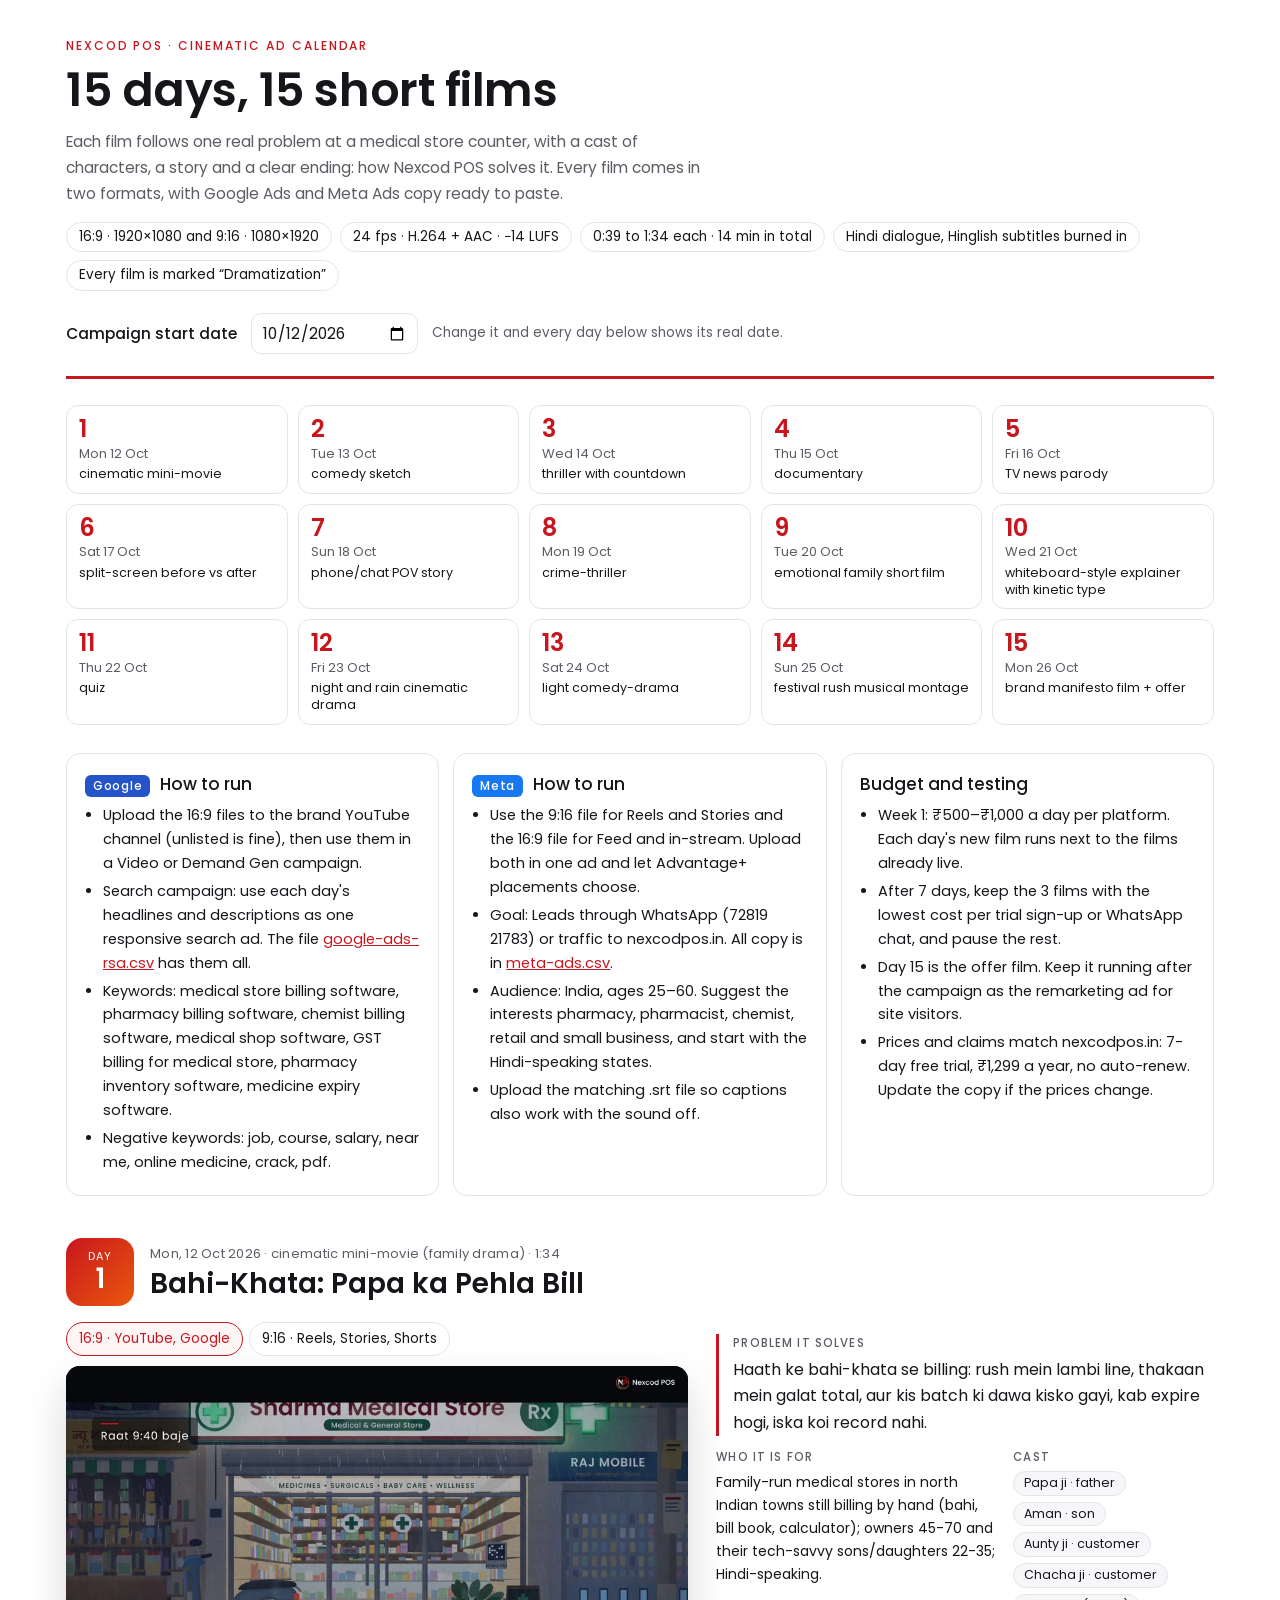
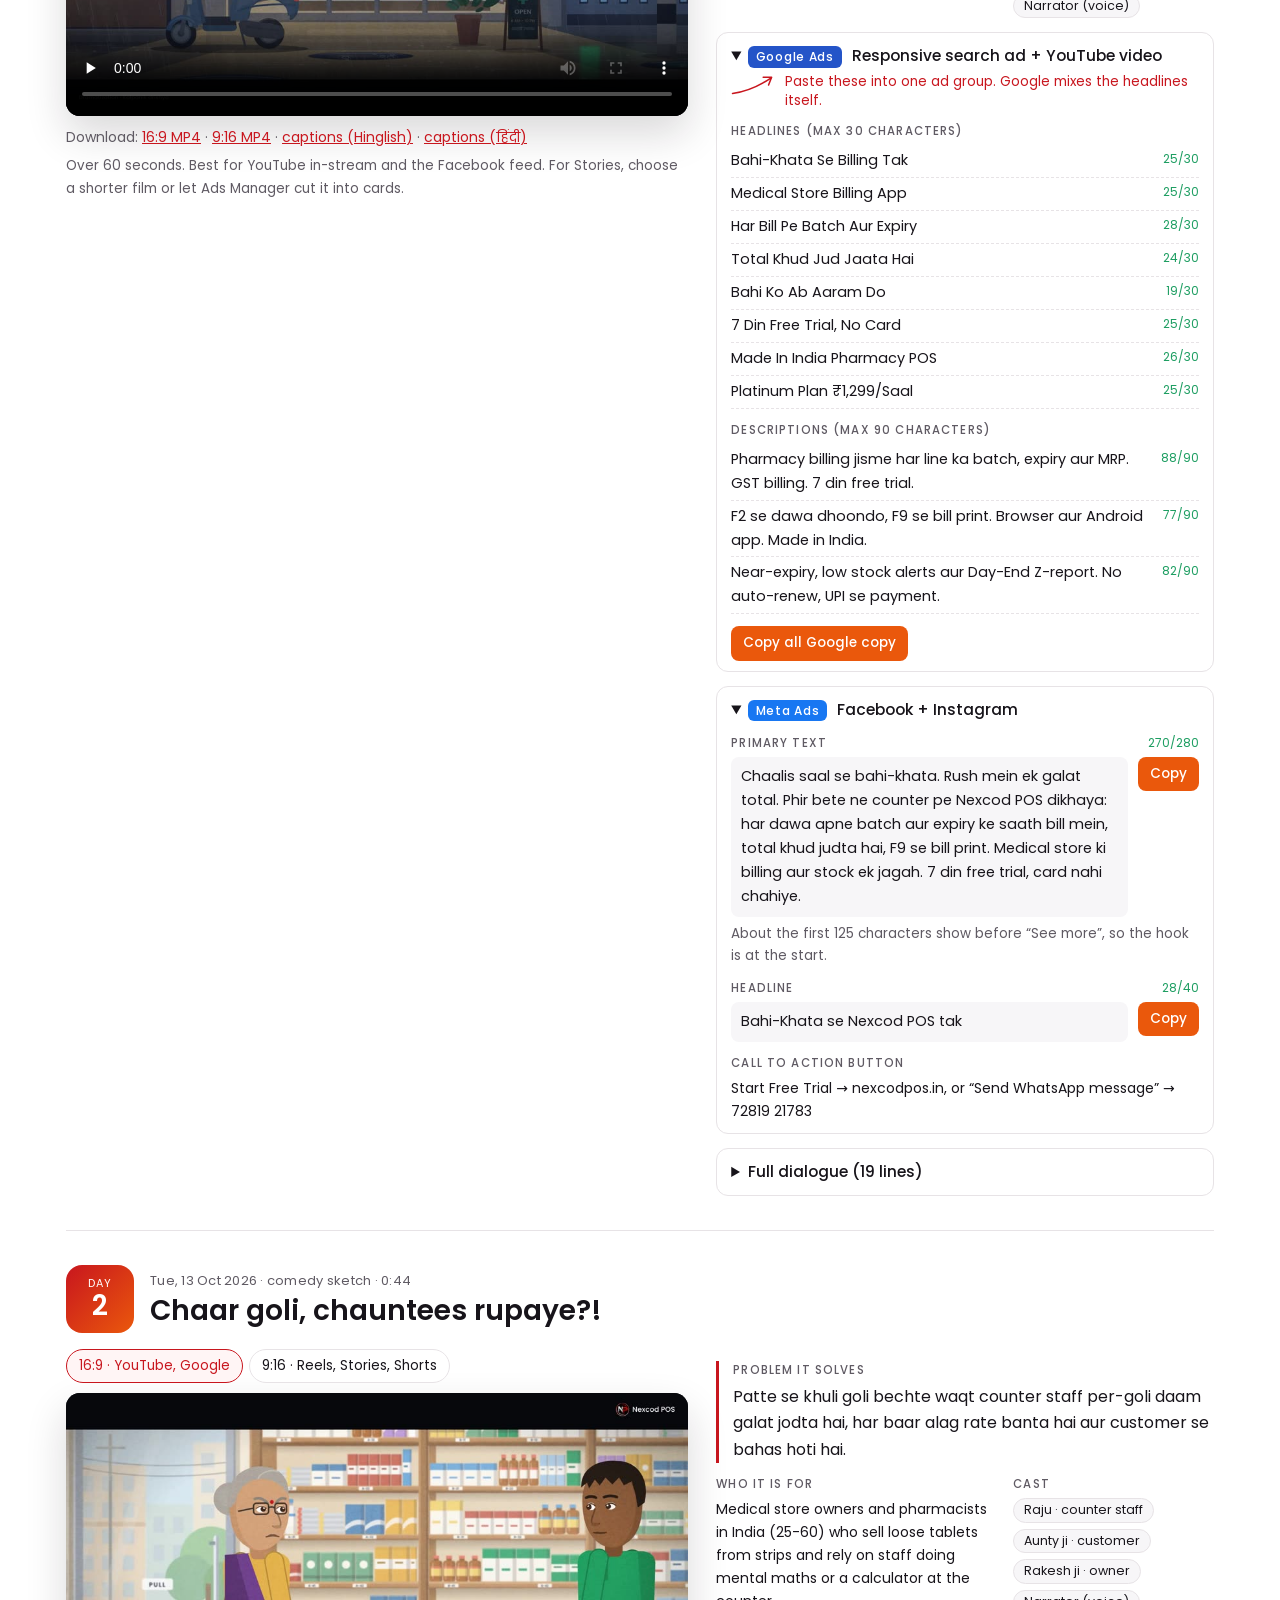
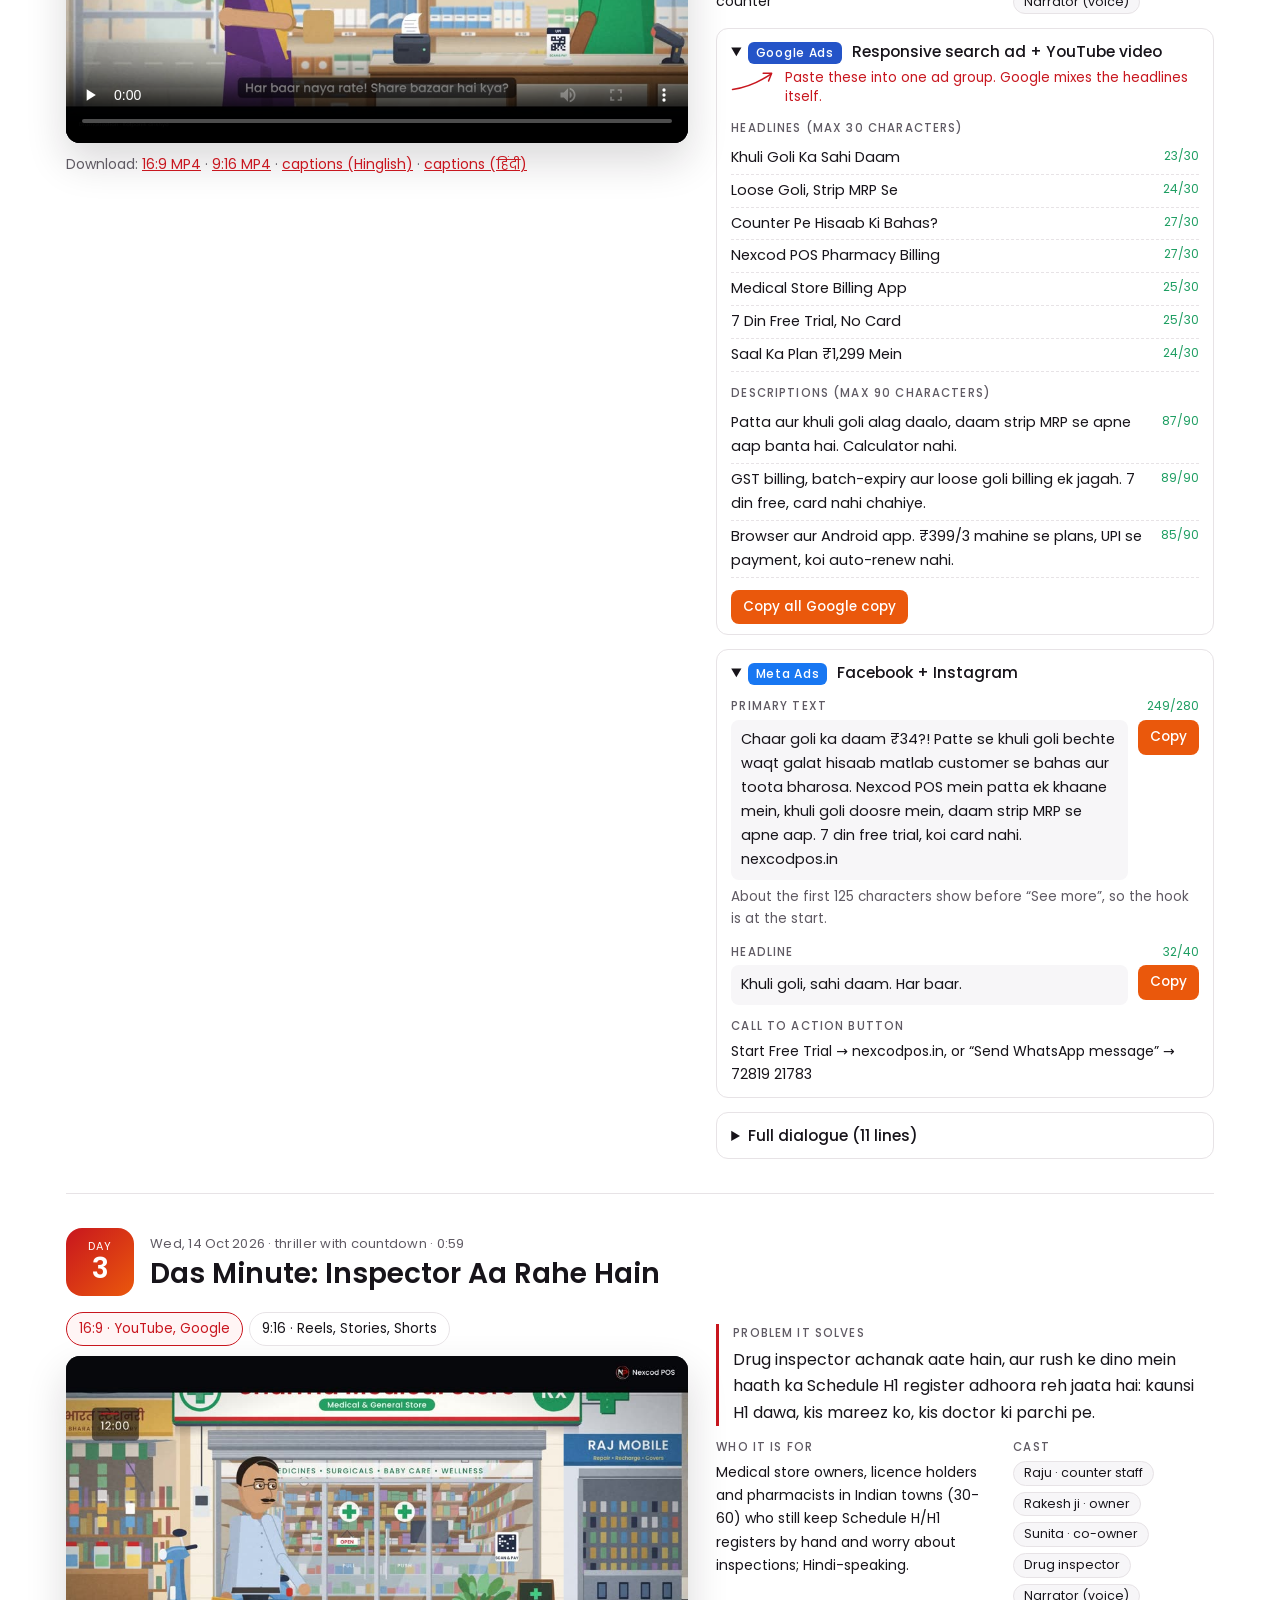
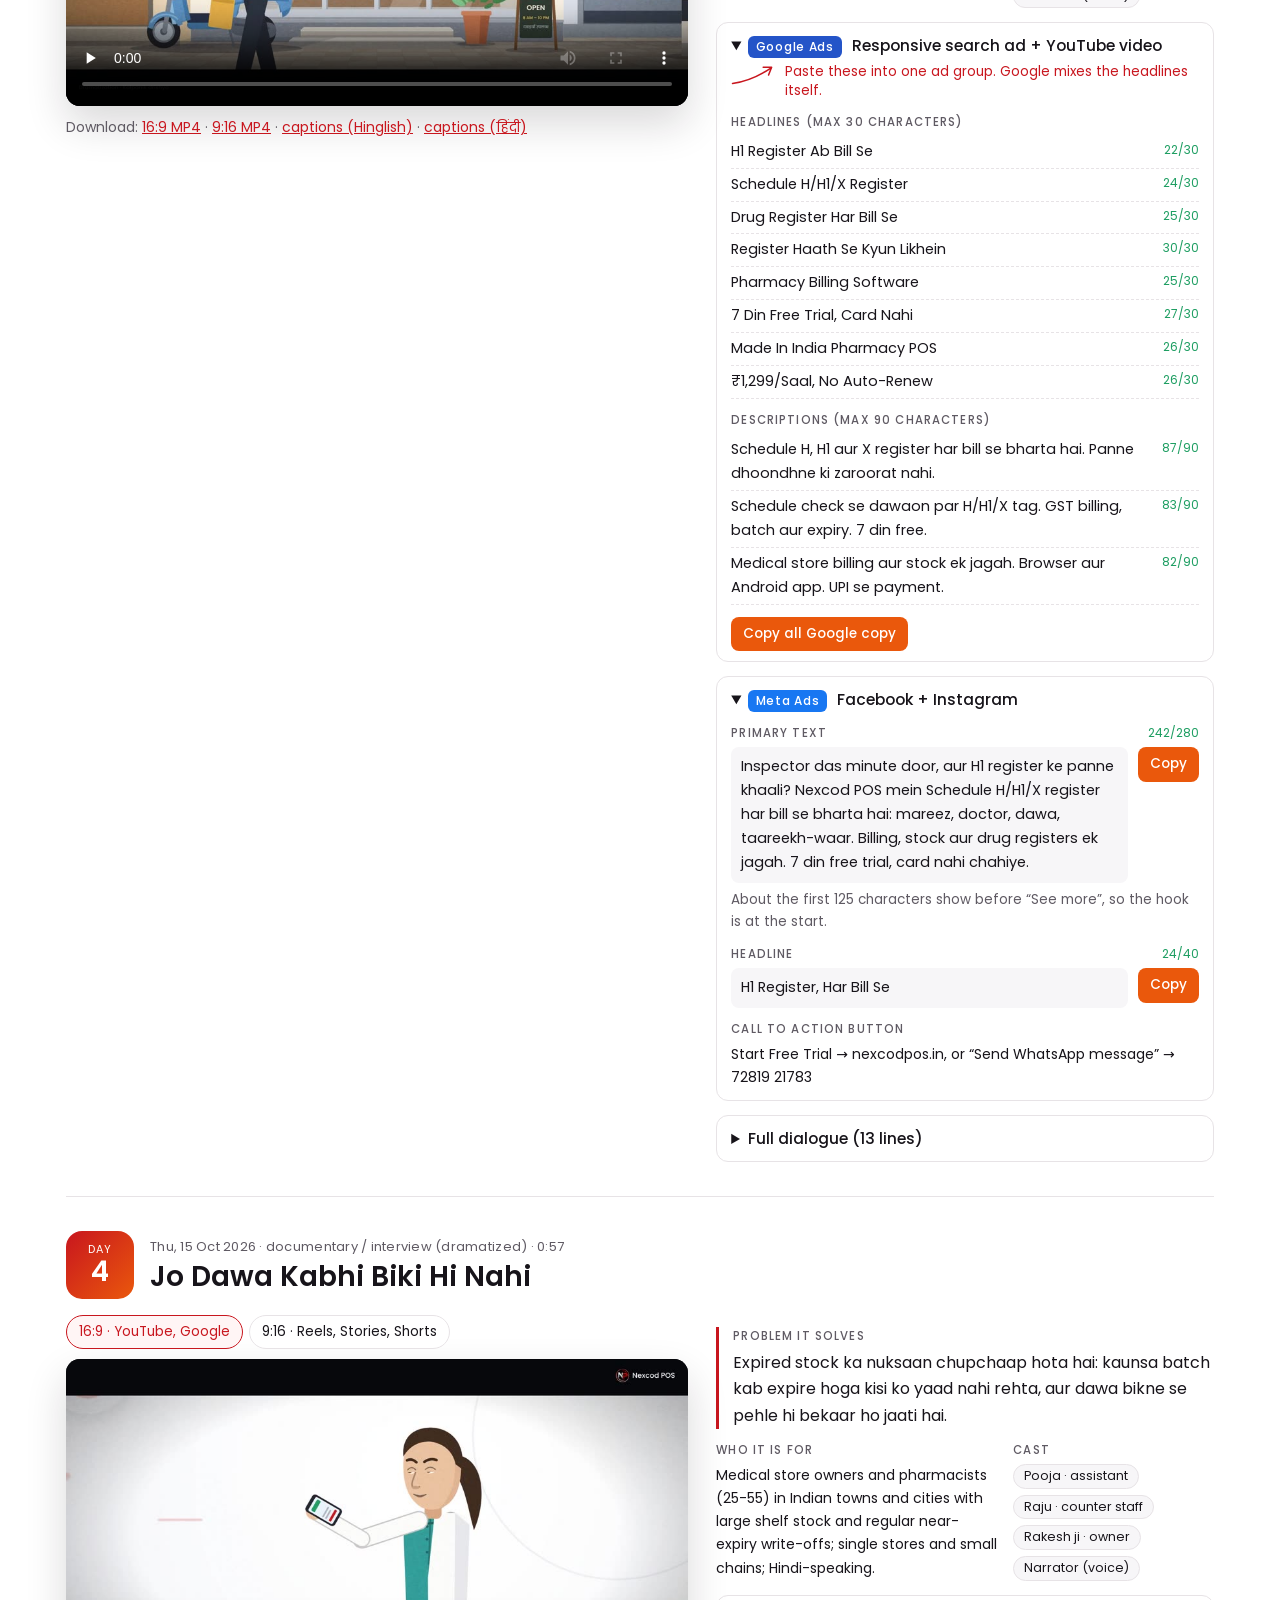
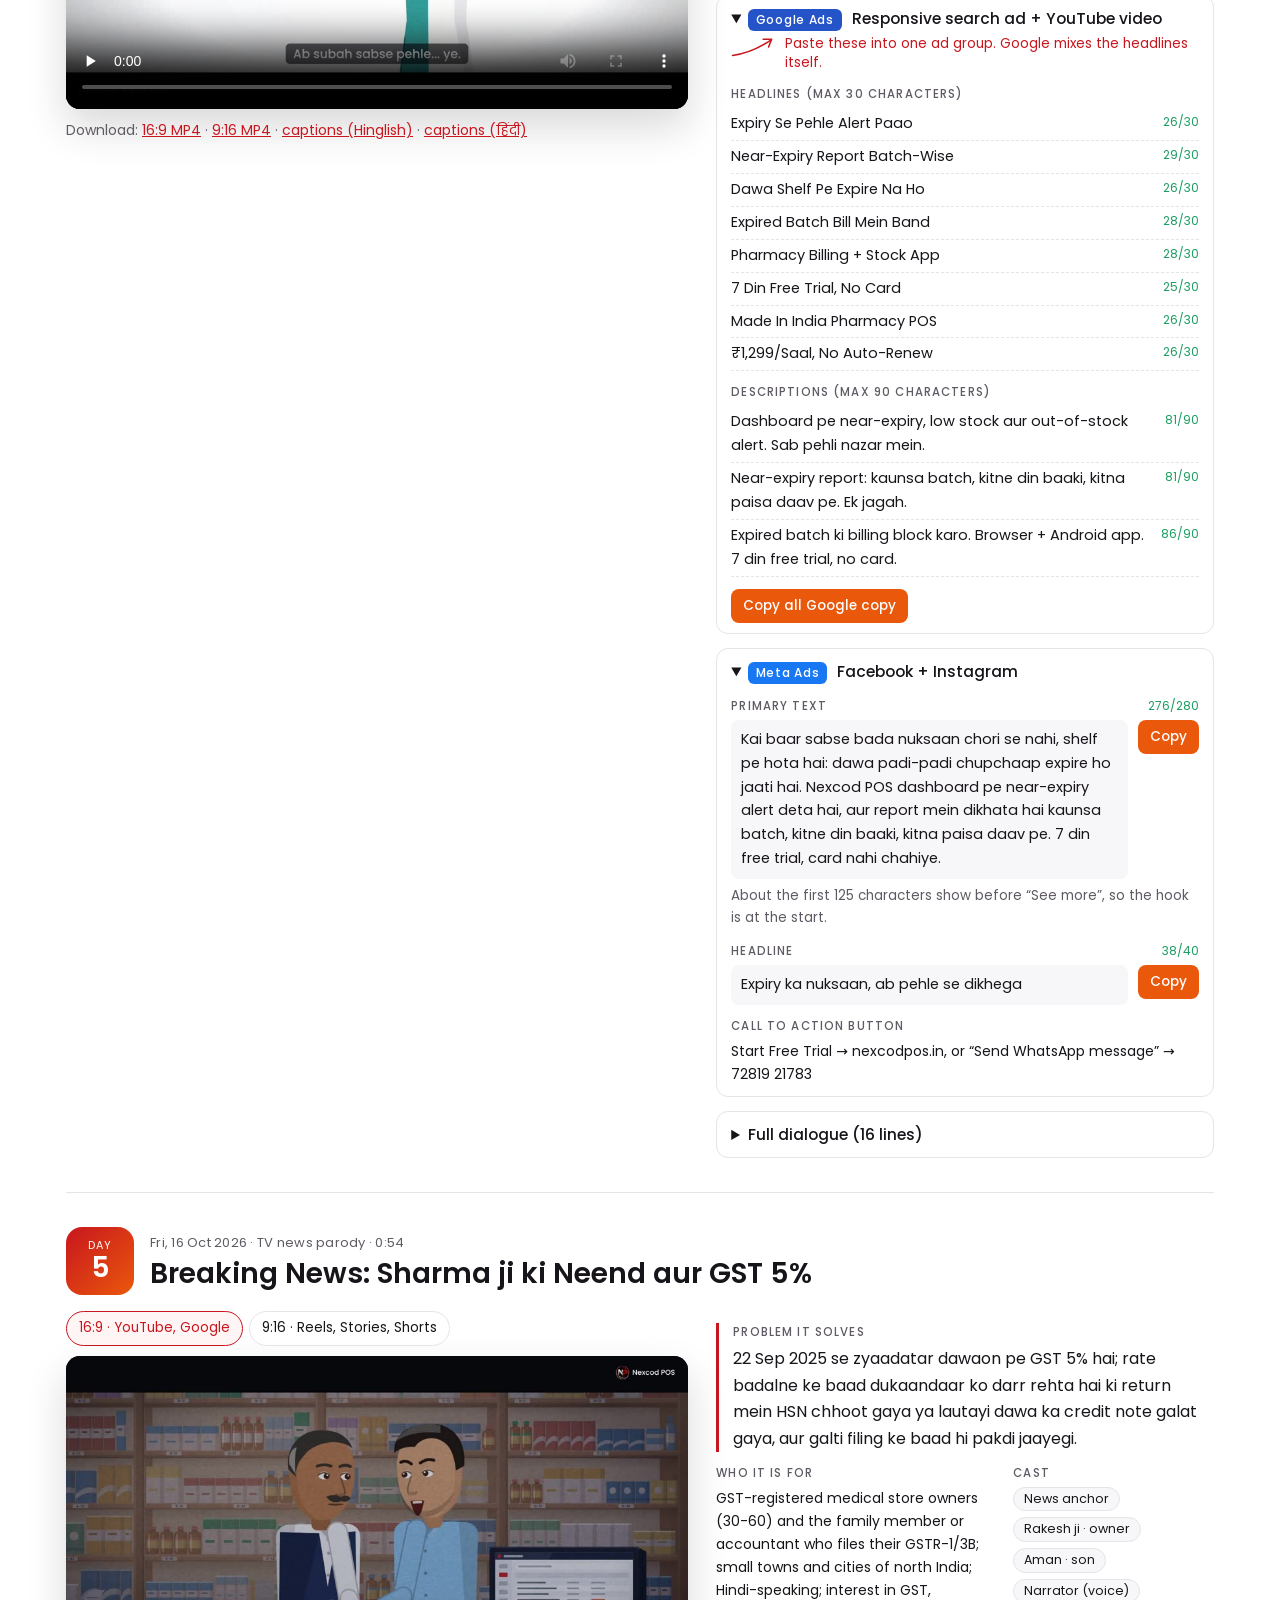
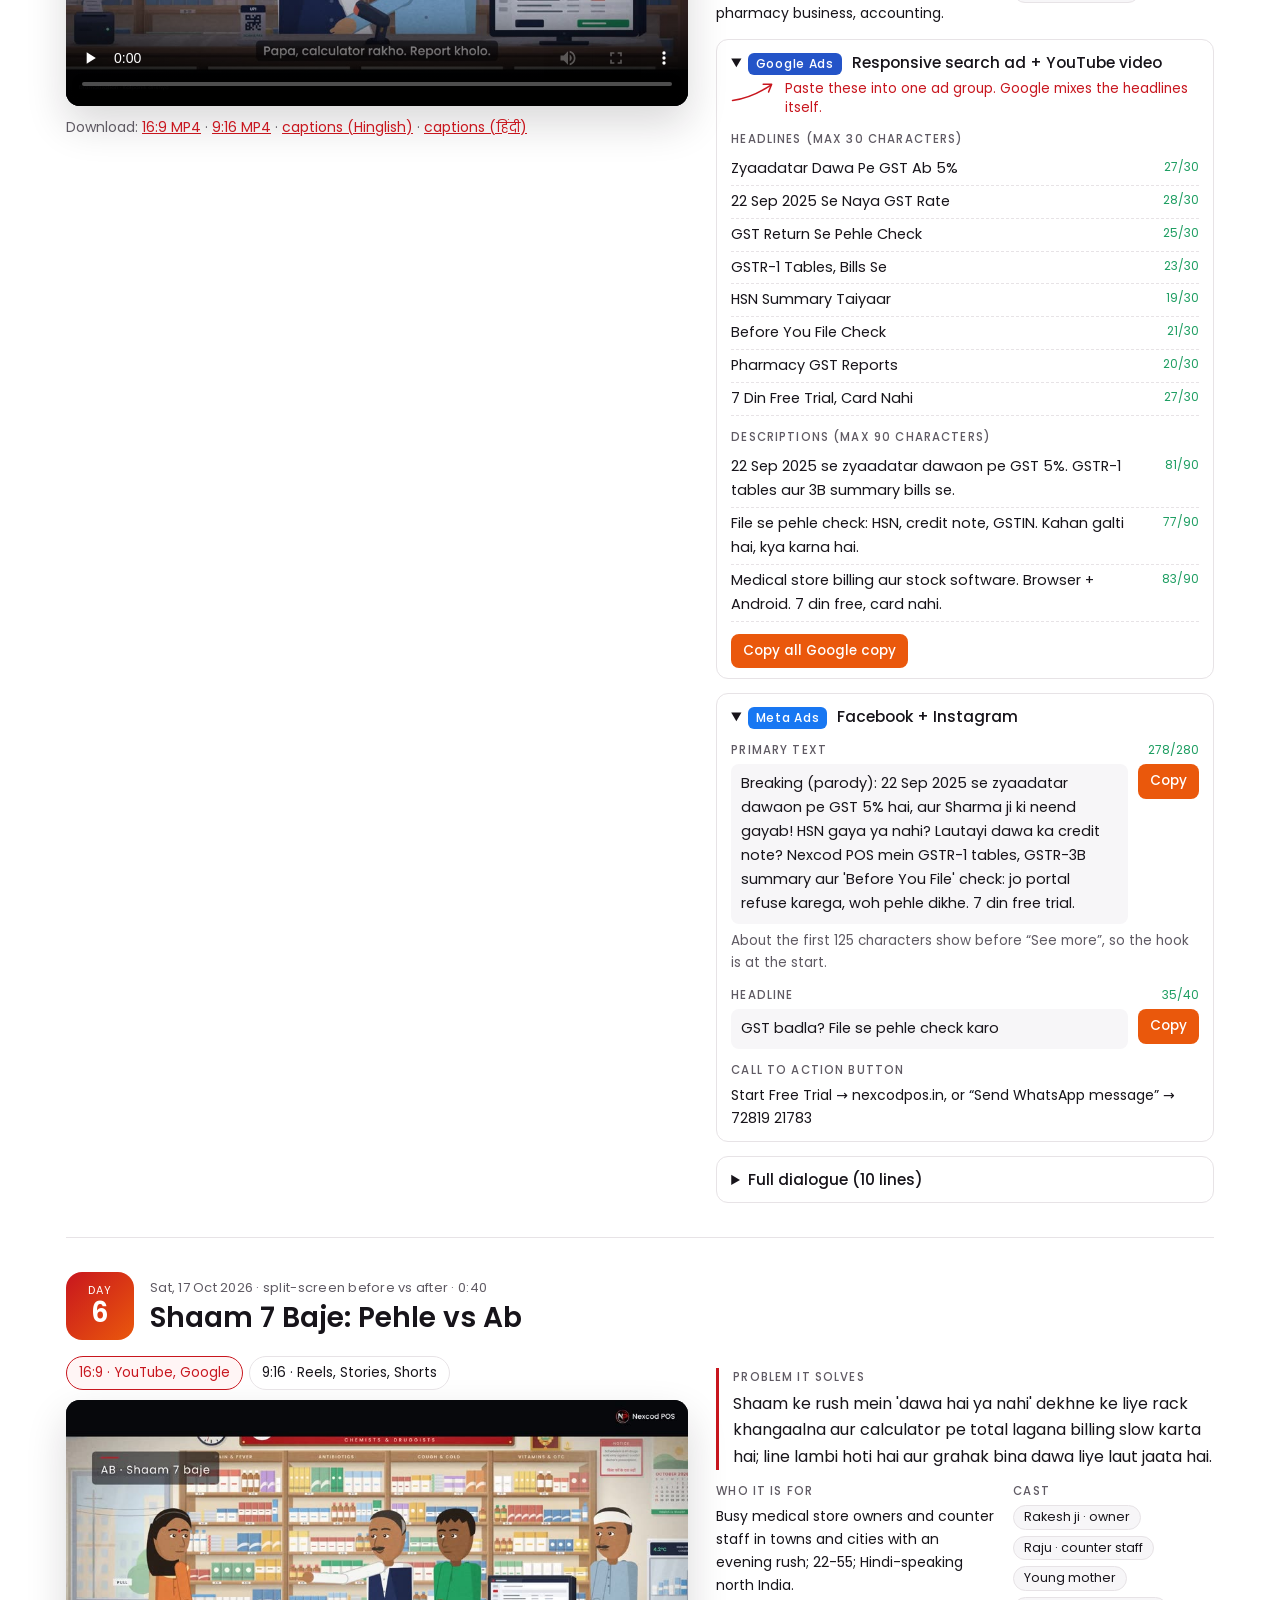
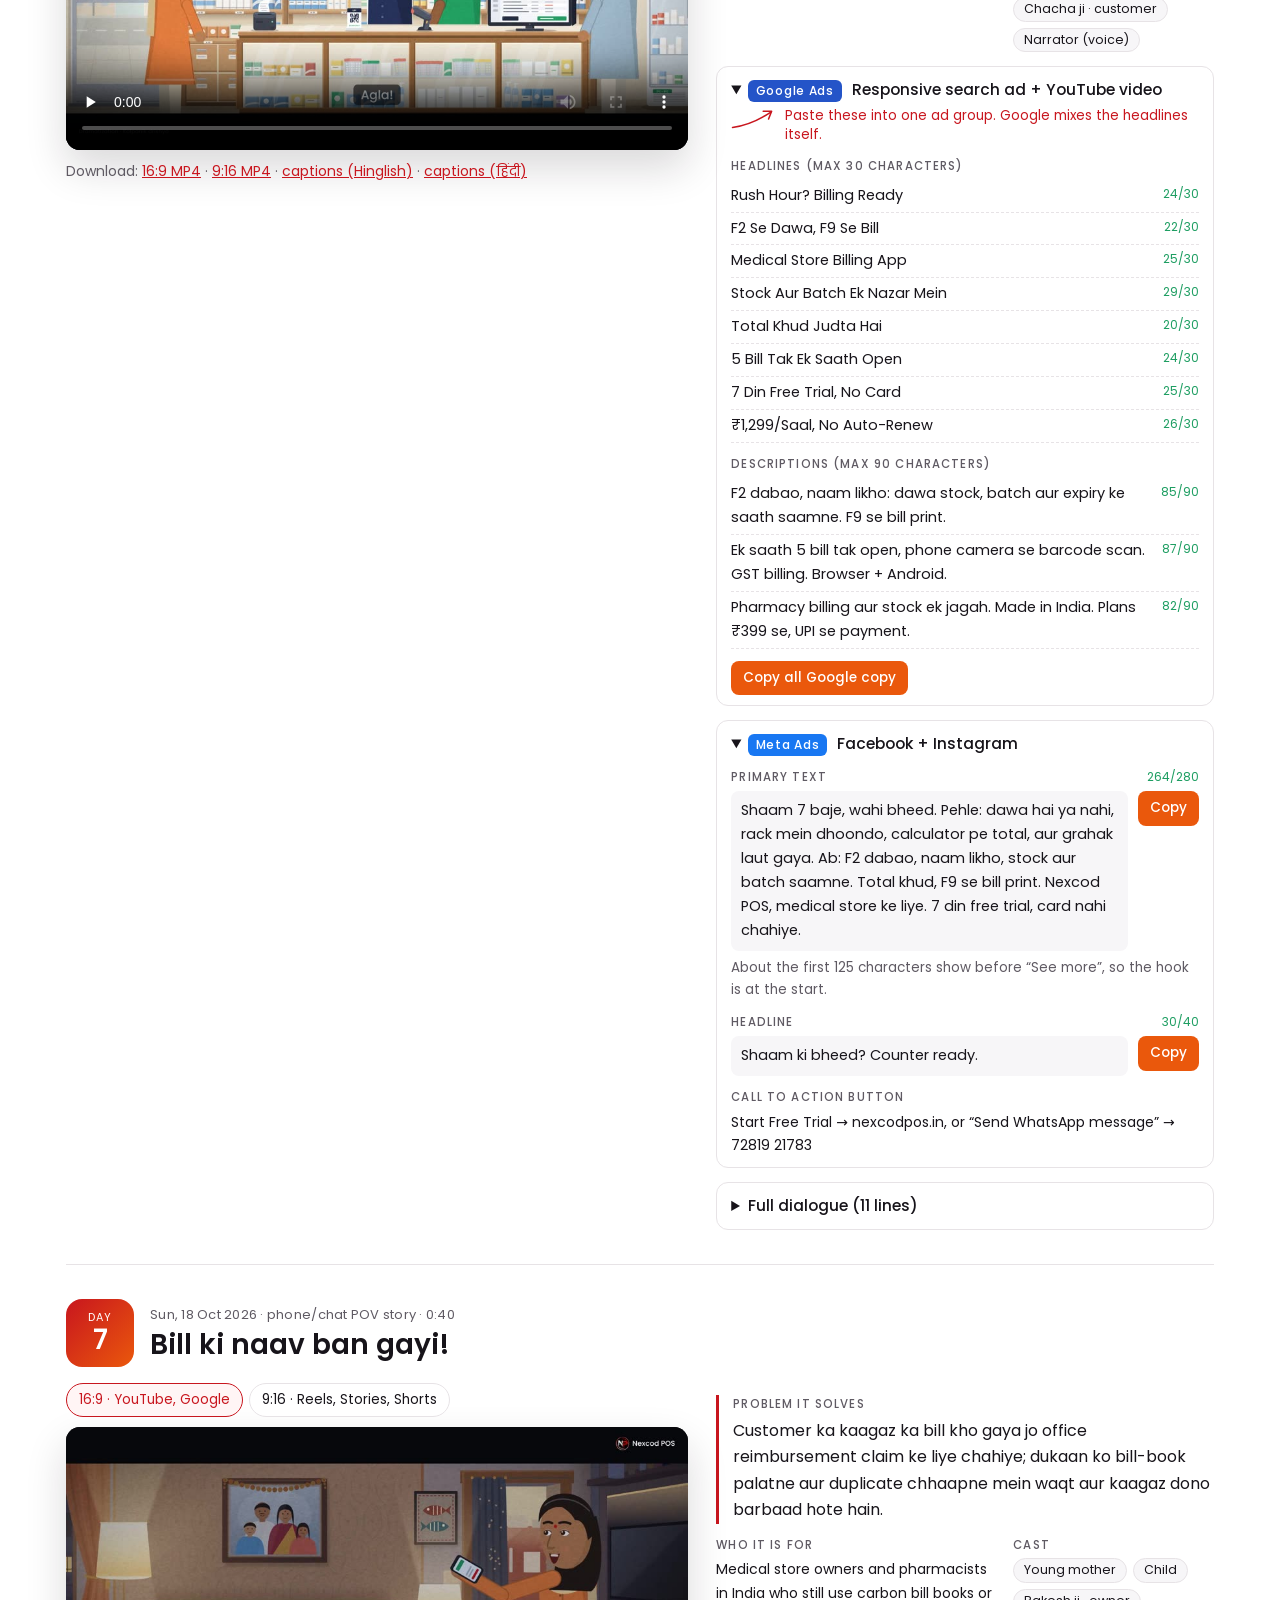
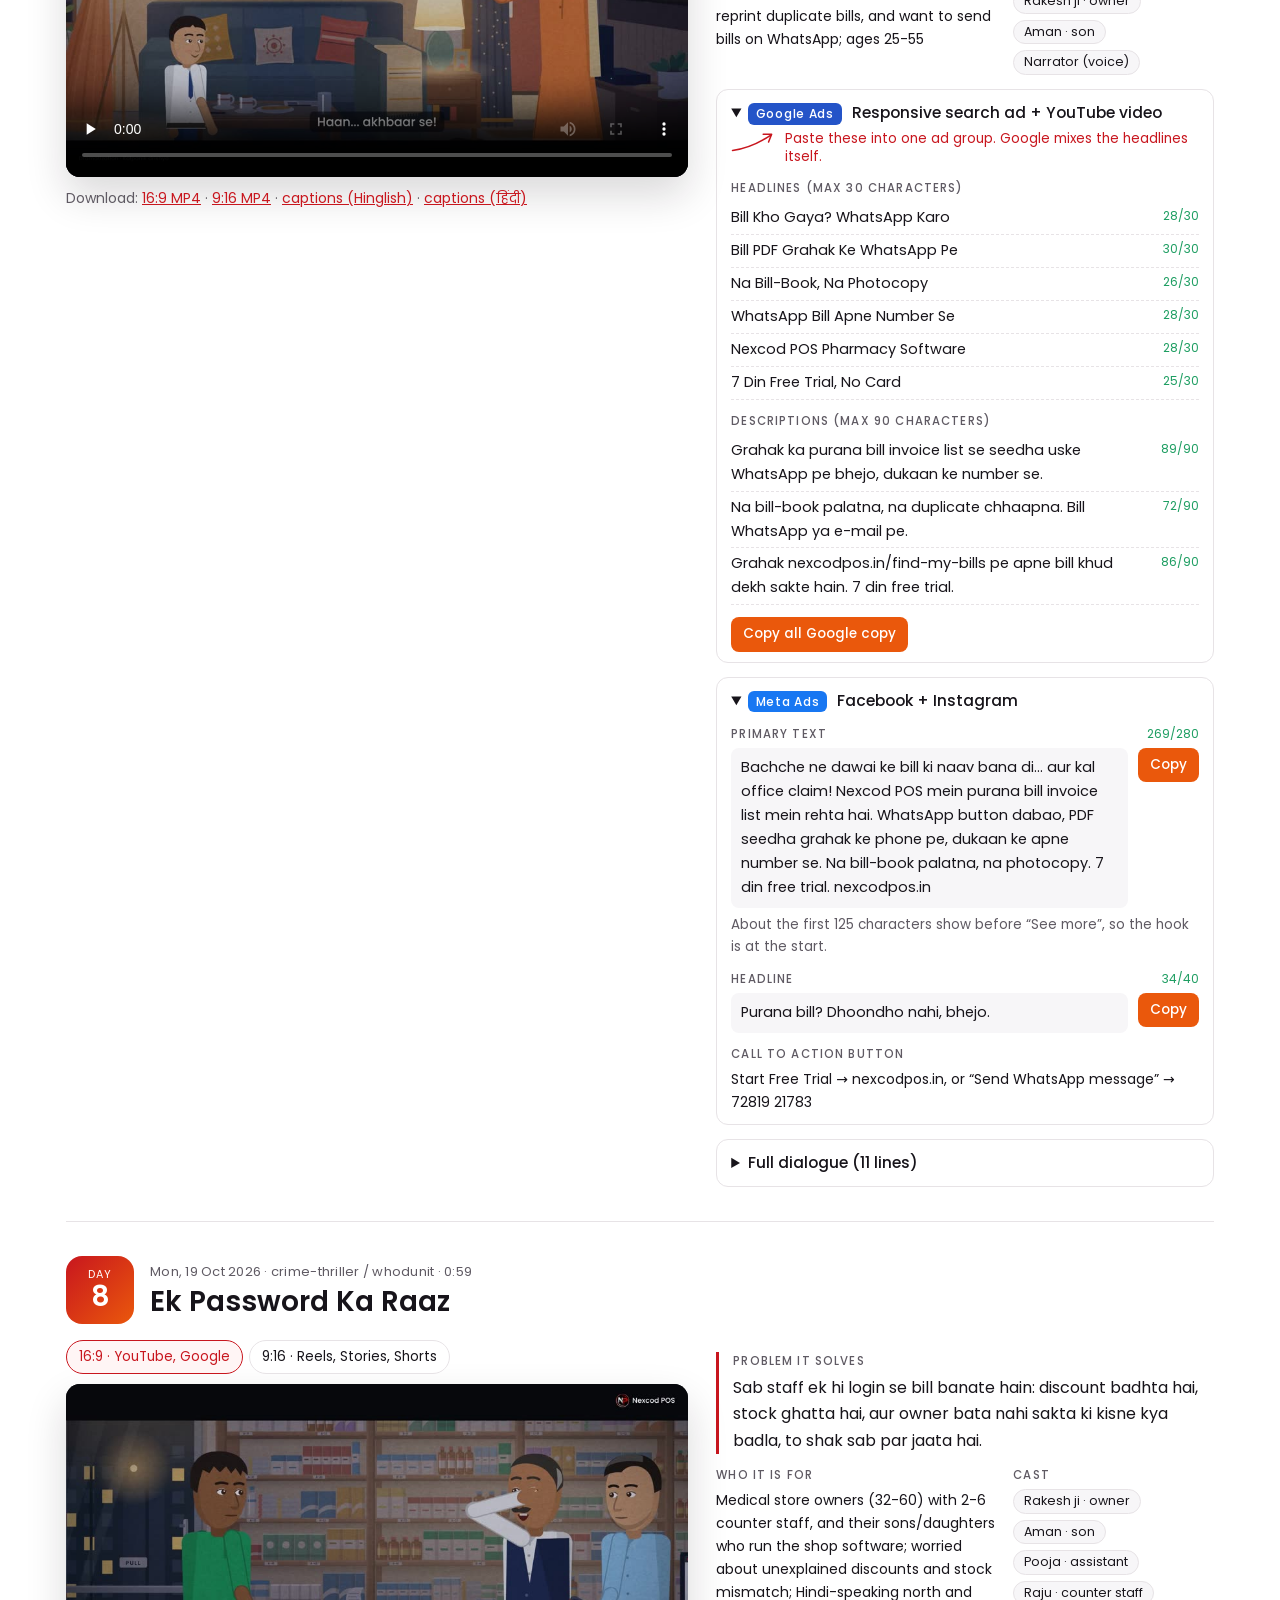
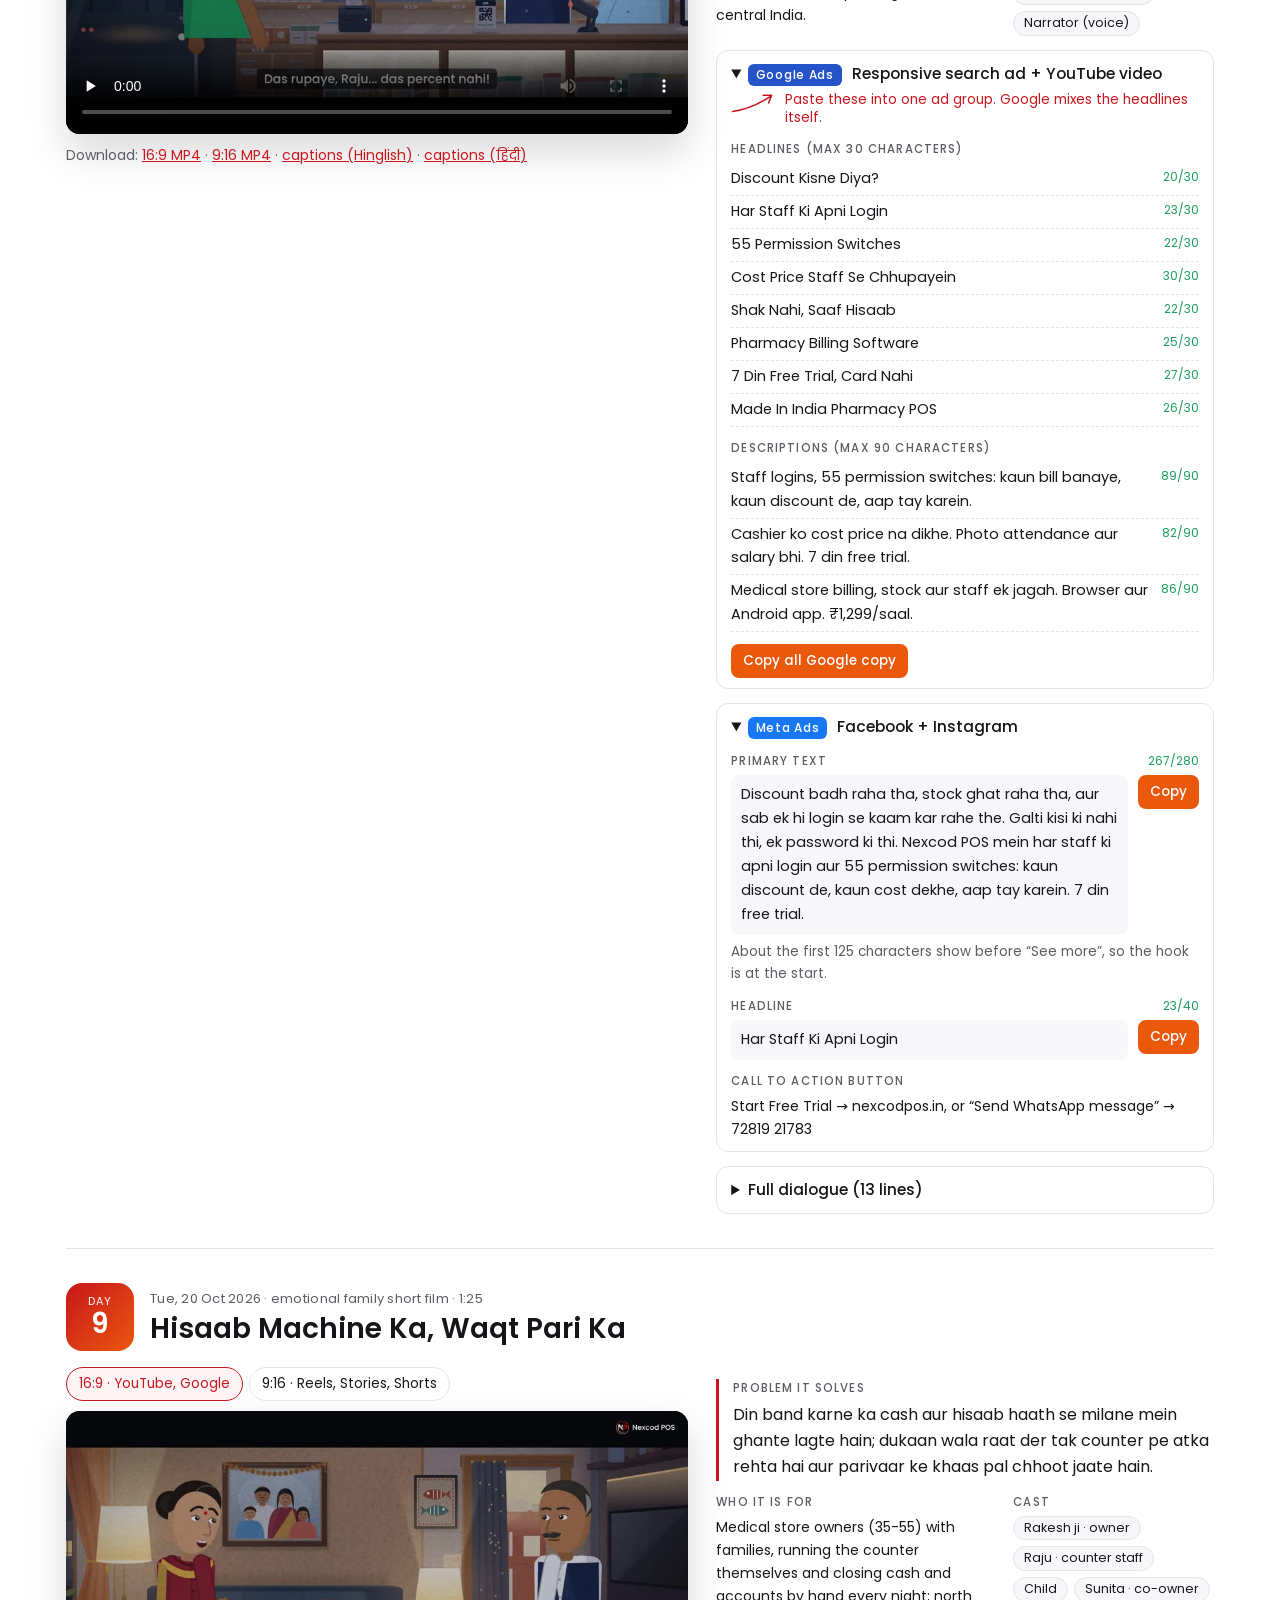
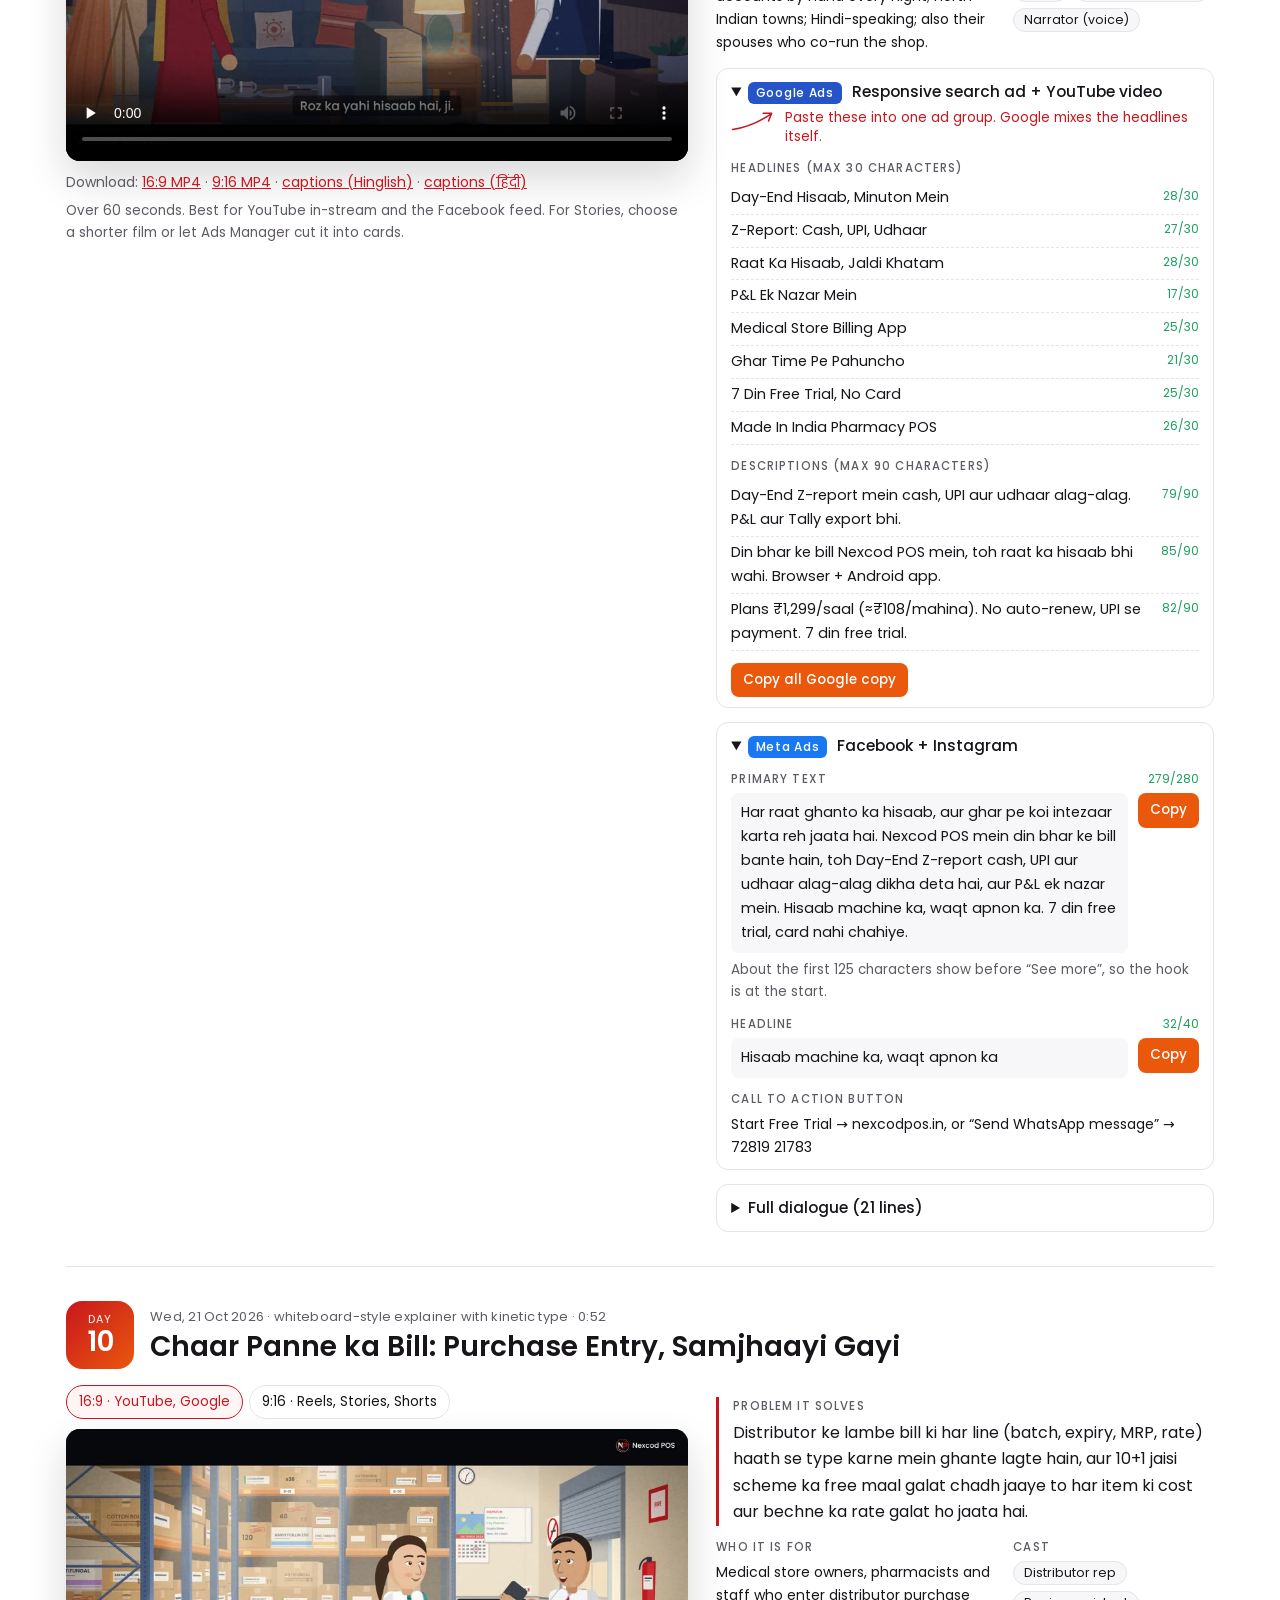
<file: cinematic-ads/index.html>
<!doctype html>
<html lang="en"><head><meta charset="utf-8"><meta name="viewport" content="width=device-width,initial-scale=1">
<title>Nexcod POS Film Calendar</title>
<meta name="description" content="Fifteen cinematic ad films for Nexcod POS, one per day, ready for Google Ads and Meta Ads, with ad copy, captions and targeting notes.">
<link rel="preconnect" href="https://fonts.googleapis.com"><link rel="preconnect" href="https://fonts.gstatic.com" crossorigin>
<link href="https://fonts.googleapis.com/css2?family=Poppins:wght@300;400;500;600&display=swap" rel="stylesheet">
<style>
/* White theme, Poppins at 400 with 500/600 only for headings; red brand accents; hand-drawn arrow notes explain what to do. */
:root{--bg:#fff;--ink:#17141a;--muted:#5f5a63;--line:#e7e3e6;--soft:#f7f6f8;--brand:#c8161e;--orange:#ea580c;--green:#1e9e62;--blue:#2454c8}
html{color-scheme:light;scroll-behavior:smooth}
*{box-sizing:border-box}
body{margin:0;background:var(--bg);color:var(--ink);font-family:Poppins,system-ui,sans-serif;font-size:15.5px;line-height:1.65;font-weight:400}
b,strong{font-weight:500}
a{color:var(--brand)}
.page{max-width:1180px;margin:0 auto;padding:36px 16px 120px}
header{border-bottom:3px solid var(--brand);padding-bottom:22px}
.eyebrow{font-size:12px;font-weight:500;letter-spacing:.16em;text-transform:uppercase;color:var(--brand)}
h1{font-weight:600;font-size:clamp(30px,5vw,46px);line-height:1.1;margin:.2em 0 .3em;letter-spacing:-.01em}
.lead{color:var(--muted);max-width:72ch;margin:0}
.facts{display:flex;flex-wrap:wrap;gap:8px;margin:16px 0 0;padding:0;list-style:none}
.facts li{font-size:13.5px;border:1px solid var(--line);border-radius:999px;padding:3px 12px;background:#fff}
.start{display:flex;flex-wrap:wrap;align-items:center;gap:10px 14px;margin:22px 0 0}
.start label{font-weight:500}
.start input{font:inherit;border:1px solid var(--line);border-radius:10px;padding:6px 10px;color:var(--ink);background:#fff}
.start .hint{margin:0}
nav.days{display:grid;grid-template-columns:repeat(5,minmax(0,1fr));gap:10px;margin:26px 0 10px}
nav.days a{display:flex;flex-direction:column;text-decoration:none;color:var(--ink);border:1px solid var(--line);border-radius:12px;padding:10px 12px;background:#fff;min-width:0}
nav.days a b{font-size:24px;font-weight:600;color:var(--brand);line-height:1.1}
nav.days a span{font-size:13px;color:var(--muted)}
nav.days a i{font-style:normal;font-size:12.5px;line-height:1.35;margin-top:2px;overflow-wrap:anywhere}
nav.days a:hover,nav.days a:focus-visible{border-color:var(--brand);outline:none}
.ann{display:flex;align-items:flex-start;gap:8px;color:var(--brand);font-size:13.5px;line-height:1.4;margin:4px 0 10px}
.ann svg{flex:none;width:46px;height:24px;fill:none;stroke:var(--brand);stroke-width:2;stroke-linecap:round;stroke-linejoin:round}
.guide{display:grid;grid-template-columns:repeat(3,minmax(0,1fr));gap:14px;margin:28px 0 8px}
.card{border:1px solid var(--line);border-radius:14px;padding:16px 18px;background:#fff}
.card h3{font-size:17px;font-weight:500;margin:0 0 6px}
.card ul{margin:0;padding-left:18px}
.card li{margin:4px 0;font-size:14.5px}
.pf{display:inline-block;font-size:12px;font-weight:500;letter-spacing:.06em;border-radius:6px;padding:1px 8px;color:#fff;margin-right:6px}
.pf.g{background:var(--blue)}.pf.m{background:#1877f2}
.day{padding:34px 0;border-bottom:1px solid var(--line);scroll-margin-top:10px}
.day-head{display:flex;gap:16px;align-items:center;margin-bottom:16px}
.num{flex:none;width:68px;height:68px;border-radius:16px;background:linear-gradient(135deg,var(--brand),var(--orange));color:#fff;display:flex;flex-direction:column;align-items:center;justify-content:center;font-size:28px;font-weight:600;line-height:1}
.num span{font-size:11px;font-weight:400;letter-spacing:.12em;text-transform:uppercase;margin-bottom:3px}
.kick{margin:0;font-size:13px;color:var(--muted);letter-spacing:.02em}
h2{font-size:clamp(22px,3vw,28px);font-weight:600;margin:.1em 0 0;line-height:1.2}
.day-body{display:grid;grid-template-columns:minmax(0,1.25fr) minmax(0,1fr);gap:28px;align-items:start}
.tabs{display:flex;gap:6px;margin-bottom:10px;flex-wrap:wrap}
.tabs button{font:inherit;font-size:13.5px;border:1px solid var(--line);background:#fff;color:var(--ink);border-radius:999px;padding:5px 12px;cursor:pointer}
.tabs button.on{border-color:var(--brand);color:var(--brand);background:#fff5f5}
.player{position:sticky;top:16px}
.screen video{display:block;width:100%;border-radius:14px;background:#0d0f14;box-shadow:0 18px 40px rgba(23,20,26,.16)}
.screen.asp-16x9 video{aspect-ratio:16/9}
.screen.asp-9x16{max-width:340px}
.screen.asp-9x16 video{aspect-ratio:9/16}
.dl{font-size:14px;color:var(--muted);margin:10px 0 0}
.hint{font-size:13.5px;color:var(--muted);margin:6px 0 0}
.flag{font-size:14px;border-left:3px solid var(--orange);background:#fff8f2;padding:8px 12px;border-radius:6px;margin:10px 0 0}
.lab{display:block;font-size:11.5px;font-weight:500;letter-spacing:.1em;text-transform:uppercase;color:var(--muted);margin:12px 0 4px}
.prob p{margin:0;font-size:16px}
.prob{border-left:3px solid var(--brand);padding-left:14px}
.two{display:grid;grid-template-columns:1.4fr 1fr;gap:16px}
.small{font-size:14px;margin:0}
.cast{list-style:none;margin:0;padding:0;display:flex;flex-wrap:wrap;gap:6px}
.cast li{font-size:12.5px;border:1px solid var(--line);border-radius:999px;padding:1px 10px;background:var(--soft)}
details.ads{border:1px solid var(--line);border-radius:12px;padding:10px 14px;margin-top:14px;background:#fff}
details.ads summary{cursor:pointer;font-weight:500}
.list{list-style:none;margin:0;padding:0}
.list li{display:flex;justify-content:space-between;gap:12px;border-bottom:1px dashed var(--line);padding:4px 0;font-size:14.5px}
.cnt{flex:none;font-size:12px;color:var(--green)}.cnt.over{color:var(--brand)}
.cp-h{display:flex;justify-content:space-between;align-items:baseline}
.cp-row{display:flex;gap:10px;align-items:flex-start}
.cp-t{flex:1;margin:0;font-size:14.5px;background:var(--soft);border-radius:8px;padding:8px 10px}
.copy{font:inherit;font-size:13.5px;font-weight:500;color:#fff;background:var(--orange);border:0;border-radius:8px;padding:6px 12px;cursor:pointer}
.copy.wide{margin-top:12px}
.copy:focus-visible,.tabs button:focus-visible{outline:3px solid var(--blue);outline-offset:2px}
.cta{margin-top:6px}
.script{padding-left:20px;margin:8px 0 0}
.script li{margin:6px 0;font-size:14.5px}
.script .who{font-weight:500}
.script .hi{display:block;color:var(--muted);font-size:13.5px}
footer{margin-top:40px;font-size:14px;color:var(--muted)}
footer ul{padding-left:18px}
@media (max-width:960px){.player{position:static}.day-body{grid-template-columns:1fr}.guide{grid-template-columns:1fr}}
@media (max-width:620px){nav.days{grid-template-columns:repeat(3,minmax(0,1fr))}.two{grid-template-columns:1fr}.cp-row{flex-direction:column}}
@media (prefers-reduced-motion:reduce){html{scroll-behavior:auto}}
</style></head>
<body><div class="page">
<header>
  <div class="eyebrow">Nexcod POS · Cinematic ad calendar</div>
  <h1>15 days, 15 short films</h1>
  <p class="lead">Each film follows one real problem at a medical store counter, with a cast of characters, a story and a clear ending: how Nexcod POS solves it. Every film comes in two formats, with Google Ads and Meta Ads copy ready to paste.</p>
  <ul class="facts"><li>16:9 · 1920×1080 and 9:16 · 1080×1920</li><li>24 fps · H.264 + AAC · −14 LUFS</li><li>0:39 to 1:34 each · 14 min in total</li><li>Hindi dialogue, Hinglish subtitles burned in</li><li>Every film is marked “Dramatization”</li></ul>
  <div class="start"><label for="startDate">Campaign start date</label><input type="date" id="startDate" value="2026-10-12">
    <p class="hint">Change it and every day below shows its real date.</p></div>
</header>
<nav class="days" aria-label="Days"><a href="#day-01"><b>1</b><span class="date" data-off="0" data-short="1"></span><i>cinematic mini-movie</i></a><a href="#day-02"><b>2</b><span class="date" data-off="1" data-short="1"></span><i>comedy sketch</i></a><a href="#day-03"><b>3</b><span class="date" data-off="2" data-short="1"></span><i>thriller with countdown</i></a><a href="#day-04"><b>4</b><span class="date" data-off="3" data-short="1"></span><i>documentary</i></a><a href="#day-05"><b>5</b><span class="date" data-off="4" data-short="1"></span><i>TV news parody</i></a><a href="#day-06"><b>6</b><span class="date" data-off="5" data-short="1"></span><i>split-screen before vs after</i></a><a href="#day-07"><b>7</b><span class="date" data-off="6" data-short="1"></span><i>phone/chat POV story</i></a><a href="#day-08"><b>8</b><span class="date" data-off="7" data-short="1"></span><i>crime-thriller</i></a><a href="#day-09"><b>9</b><span class="date" data-off="8" data-short="1"></span><i>emotional family short film</i></a><a href="#day-10"><b>10</b><span class="date" data-off="9" data-short="1"></span><i>whiteboard-style explainer with kinetic type</i></a><a href="#day-11"><b>11</b><span class="date" data-off="10" data-short="1"></span><i>quiz</i></a><a href="#day-12"><b>12</b><span class="date" data-off="11" data-short="1"></span><i>night and rain cinematic drama</i></a><a href="#day-13"><b>13</b><span class="date" data-off="12" data-short="1"></span><i>light comedy-drama</i></a><a href="#day-14"><b>14</b><span class="date" data-off="13" data-short="1"></span><i>festival rush musical montage</i></a><a href="#day-15"><b>15</b><span class="date" data-off="14" data-short="1"></span><i>brand manifesto film + offer</i></a></nav>
<div class="guide">
  <div class="card"><h3><span class="pf g">Google</span> How to run</h3><ul>
    <li>Upload the 16:9 files to the brand YouTube channel (unlisted is fine), then use them in a Video or Demand Gen campaign.</li>
    <li>Search campaign: use each day's headlines and descriptions as one responsive search ad. The file <a href="google-ads-rsa.csv" download>google-ads-rsa.csv</a> has them all.</li>
    <li>Keywords: medical store billing software, pharmacy billing software, chemist billing software, medical shop software, GST billing for medical store, pharmacy inventory software, medicine expiry software.</li>
    <li>Negative keywords: job, course, salary, near me, online medicine, crack, pdf.</li>
  </ul></div>
  <div class="card"><h3><span class="pf m">Meta</span> How to run</h3><ul>
    <li>Use the 9:16 file for Reels and Stories and the 16:9 file for Feed and in-stream. Upload both in one ad and let Advantage+ placements choose.</li>
    <li>Goal: Leads through WhatsApp (72819 21783) or traffic to nexcodpos.in. All copy is in <a href="meta-ads.csv" download>meta-ads.csv</a>.</li>
    <li>Audience: India, ages 25–60. Suggest the interests pharmacy, pharmacist, chemist, retail and small business, and start with the Hindi-speaking states.</li>
    <li>Upload the matching .srt file so captions also work with the sound off.</li>
  </ul></div>
  <div class="card"><h3>Budget and testing</h3><ul>
    <li>Week 1: ₹500–₹1,000 a day per platform. Each day's new film runs next to the films already live.</li>
    <li>After 7 days, keep the 3 films with the lowest cost per trial sign-up or WhatsApp chat, and pause the rest.</li>
    <li>Day 15 is the offer film. Keep it running after the campaign as the remarketing ad for site visitors.</li>
    <li>Prices and claims match nexcodpos.in: 7-day free trial, ₹1,299 a year, no auto-renew. Update the copy if the prices change.</li>
  </ul></div>
</div>

<section class="day" id="day-01" data-day="1">
  <div class="day-head">
    <div class="num"><span>Day</span>1</div>
    <div>
      <p class="kick"><span class="date" data-off="0"></span> · cinematic mini-movie (family drama) · 1:34</p>
      <h2>Bahi-Khata: Papa ka Pehla Bill</h2>
    </div>
  </div>
  <div class="day-body">
    <div class="player">
      <div class="tabs" role="group" aria-label="Video format">
        <button type="button" class="on" data-asp="16x9" aria-pressed="true">16:9 · YouTube, Google</button>
        <button type="button" data-asp="9x16" aria-pressed="false">9:16 · Reels, Stories, Shorts</button>
      </div>
      <div class="screen asp-16x9">
        <video controls preload="none" playsinline poster="posters/day-01-16x9.jpg" data-base="videos/day-01-" data-poster="posters/day-01-">
          <source src="videos/day-01-16x9.mp4" type="video/mp4">
        </video>
      </div>
      <p class="dl">Download: <a href="videos/day-01-16x9.mp4" download>16:9 MP4</a> · <a href="videos/day-01-9x16.mp4" download>9:16 MP4</a> ·
        <a href="captions/day-01.hinglish.srt" download>captions (Hinglish)</a> · <a href="captions/day-01.hi.srt" download>captions (हिंदी)</a></p>
      <p class="hint">Over 60 seconds. Best for YouTube in-stream and the Facebook feed. For Stories, choose a shorter film or let Ads Manager cut it into cards.</p>
    </div>
    <div class="info">
      <div class="prob"><span class="lab">Problem it solves</span><p>Haath ke bahi-khata se billing: rush mein lambi line, thakaan mein galat total, aur kis batch ki dawa kisko gayi, kab expire hogi, iska koi record nahi.</p></div>
      <div class="two">
        <div><span class="lab">Who it is for</span><p class="small">Family-run medical stores in north Indian towns still billing by hand (bahi, bill book, calculator); owners 45-70 and their tech-savvy sons/daughters 22-35; Hindi-speaking.</p></div>
        <div><span class="lab">Cast</span><ul class="cast"><li>Papa ji · father</li><li>Aman · son</li><li>Aunty ji · customer</li><li>Chacha ji · customer</li><li>Narrator (voice)</li></ul></div>
      </div>
      <details class="ads" open>
        <summary><span class="pf g">Google Ads</span> Responsive search ad + YouTube video</summary>
        <div class="ann"><svg viewBox="0 0 60 30" aria-hidden="true"><path d="M2 26 C 18 24, 34 18, 52 6" /><path d="M42 5 L53 5 L49 15" /></svg>
          Paste these into one ad group. Google mixes the headlines itself.</div>
        <span class="lab">Headlines (max 30 characters)</span><ul class="list"><li><span>Bahi-Khata Se Billing Tak</span><span class="cnt">25/30</span></li><li><span>Medical Store Billing App</span><span class="cnt">25/30</span></li><li><span>Har Bill Pe Batch Aur Expiry</span><span class="cnt">28/30</span></li><li><span>Total Khud Jud Jaata Hai</span><span class="cnt">24/30</span></li><li><span>Bahi Ko Ab Aaram Do</span><span class="cnt">19/30</span></li><li><span>7 Din Free Trial, No Card</span><span class="cnt">25/30</span></li><li><span>Made In India Pharmacy POS</span><span class="cnt">26/30</span></li><li><span>Platinum Plan ₹1,299/Saal</span><span class="cnt">25/30</span></li></ul>
        <span class="lab">Descriptions (max 90 characters)</span><ul class="list"><li><span>Pharmacy billing jisme har line ka batch, expiry aur MRP. GST billing. 7 din free trial.</span><span class="cnt">88/90</span></li><li><span>F2 se dawa dhoondo, F9 se bill print. Browser aur Android app. Made in India.</span><span class="cnt">77/90</span></li><li><span>Near-expiry, low stock alerts aur Day-End Z-report. No auto-renew, UPI se payment.</span><span class="cnt">82/90</span></li></ul>
        <button class="copy wide" type="button" data-copy="Bahi-Khata Se Billing Tak
Medical Store Billing App
Har Bill Pe Batch Aur Expiry
Total Khud Jud Jaata Hai
Bahi Ko Ab Aaram Do
7 Din Free Trial, No Card
Made In India Pharmacy POS
Platinum Plan ₹1,299/Saal

Pharmacy billing jisme har line ka batch, expiry aur MRP. GST billing. 7 din free trial.
F2 se dawa dhoondo, F9 se bill print. Browser aur Android app. Made in India.
Near-expiry, low stock alerts aur Day-End Z-report. No auto-renew, UPI se payment.">Copy all Google copy</button>
      </details>
      <details class="ads" open>
        <summary><span class="pf m">Meta Ads</span> Facebook + Instagram</summary>
        <div class="cp"><div class="cp-h"><span class="lab">Primary text</span><span class="cnt">270/280</span></div><div class="cp-row"><p class="cp-t">Chaalis saal se bahi-khata. Rush mein ek galat total. Phir bete ne counter pe Nexcod POS dikhaya: har dawa apne batch aur expiry ke saath bill mein, total khud judta hai, F9 se bill print. Medical store ki billing aur stock ek jagah. 7 din free trial, card nahi chahiye.</p><button class="copy" type="button" data-copy="Chaalis saal se bahi-khata. Rush mein ek galat total. Phir bete ne counter pe Nexcod POS dikhaya: har dawa apne batch aur expiry ke saath bill mein, total khud judta hai, F9 se bill print. Medical store ki billing aur stock ek jagah. 7 din free trial, card nahi chahiye." aria-label="Copy Primary text">Copy</button></div><p class="hint">About the first 125 characters show before “See more”, so the hook is at the start.</p></div>
        <div class="cp"><div class="cp-h"><span class="lab">Headline</span><span class="cnt">28/40</span></div><div class="cp-row"><p class="cp-t">Bahi-Khata se Nexcod POS tak</p><button class="copy" type="button" data-copy="Bahi-Khata se Nexcod POS tak" aria-label="Copy Headline">Copy</button></div></div>
        <p class="small cta"><span class="lab">Call to action button</span>Start Free Trial → nexcodpos.in, or “Send WhatsApp message” → 72819 21783</p>
      </details>
      <details class="ads">
        <summary>Full dialogue (19 lines)</summary>
        <ol class="script"><li><span class="who">Papa ji</span> Chaalis saal, ek bahi... ek paise ki galti nahi.<span class="hi" lang="hi">चालीस साल, एक बही... एक पैसे की गलती नहीं।</span></li><li><span class="who">Chacha ji</span> Sharma ji, zara jaldi!<span class="hi" lang="hi">शर्मा जी, ज़रा जल्दी!</span></li><li><span class="who">Papa ji</span> Hisaab mein jaldbaazi nahi, bhai sahab.<span class="hi" lang="hi">हिसाब में जल्दबाज़ी नहीं, भाई साहब।</span></li><li><span class="who">Papa ji</span> 240, 75... hue 325.<span class="hi" lang="hi">दो सौ चालीस, पचहत्तर... हुए तीन सौ पच्चीस।</span></li><li><span class="who">Aunty ji</span> 315, bhai sahab.<span class="hi" lang="hi">तीन सौ पंद्रह, भाई साहब।</span></li><li><span class="who">Papa ji</span> ...Maaf kijiye, behen ji.<span class="hi" lang="hi">...माफ़ कीजिए, बहन जी।</span></li><li><span class="who">Papa ji</span> Ek galti se dukaan nahi doobti.<span class="hi" lang="hi">एक गलती से दुकान नहीं डूबती।</span></li><li><span class="who">Aman</span> Dukaan nahi, Papa... aap thakne lage ho.<span class="hi" lang="hi">दुकान नहीं, पापा... आप थकने लगे हो।</span></li><li><span class="who">Aman</span> Subah wala syrup... kaunsa batch? Expiry kab?<span class="hi" lang="hi">सुबह वाला सिरप... कौन सा बैच? एक्सपायरी कब?</span></li><li><span class="who">Papa ji</span> Ye computer apne bas ka nahi, beta.<span class="hi" lang="hi">ये कंप्यूटर अपने बस का नहीं, बेटा।</span></li><li><span class="who">Aman</span> Dekho — teen-chaar akshar... batch, expiry, stock saamne.<span class="hi" lang="hi">देखो — तीन-चार अक्षर... बैच, एक्सपायरी, स्टॉक सामने।</span></li><li><span class="who">Aman</span> Har bill mein batch darj... total ye jodega.<span class="hi" lang="hi">हर बिल में बैच दर्ज... टोटल ये जोड़ेगा।</span></li><li><span class="who">Aman</span> Aapka kaam — grahak.<span class="hi" lang="hi">आपका काम — ग्राहक।</span></li><li><span class="who">Papa ji</span> Hmm... phir se dikhana, dheere-dheere.<span class="hi" lang="hi">हम्म... फिर से दिखाना, धीरे-धीरे।</span></li><li><span class="who">Aman</span> Papa? Aaj bahi nahi?<span class="hi" lang="hi">पापा? आज बही नहीं?</span></li><li><span class="who">Papa ji</span> Bahi ko ab aaraam karne do. Chaalis saal bahut hue.<span class="hi" lang="hi">बही को अब आराम करने दो। चालीस साल बहुत हुए।</span></li><li><span class="who">Aunty ji</span> Arre waah, Sharma ji!<span class="hi" lang="hi">अरे वाह, शर्मा जी!</span></li><li><span class="who">Papa ji</span> Jod ye lagata hai... baatein hum karenge.<span class="hi" lang="hi">जोड़ ये लगाता है... बातें हम करेंगे।</span></li><li><span class="who">Narrator (voice)</span> Nexcod POS. 7 din free trial.<span class="hi" lang="hi">नेक्सकॉड पीओएस। सात दिन फ़्री ट्रायल।</span></li></ol>
      </details>
    </div>
  </div>
</section>
<section class="day" id="day-02" data-day="2">
  <div class="day-head">
    <div class="num"><span>Day</span>2</div>
    <div>
      <p class="kick"><span class="date" data-off="1"></span> · comedy sketch · 0:44</p>
      <h2>Chaar goli, chauntees rupaye?!</h2>
    </div>
  </div>
  <div class="day-body">
    <div class="player">
      <div class="tabs" role="group" aria-label="Video format">
        <button type="button" class="on" data-asp="16x9" aria-pressed="true">16:9 · YouTube, Google</button>
        <button type="button" data-asp="9x16" aria-pressed="false">9:16 · Reels, Stories, Shorts</button>
      </div>
      <div class="screen asp-16x9">
        <video controls preload="none" playsinline poster="posters/day-02-16x9.jpg" data-base="videos/day-02-" data-poster="posters/day-02-">
          <source src="videos/day-02-16x9.mp4" type="video/mp4">
        </video>
      </div>
      <p class="dl">Download: <a href="videos/day-02-16x9.mp4" download>16:9 MP4</a> · <a href="videos/day-02-9x16.mp4" download>9:16 MP4</a> ·
        <a href="captions/day-02.hinglish.srt" download>captions (Hinglish)</a> · <a href="captions/day-02.hi.srt" download>captions (हिंदी)</a></p>
      
    </div>
    <div class="info">
      <div class="prob"><span class="lab">Problem it solves</span><p>Patte se khuli goli bechte waqt counter staff per-goli daam galat jodta hai, har baar alag rate banta hai aur customer se bahas hoti hai.</p></div>
      <div class="two">
        <div><span class="lab">Who it is for</span><p class="small">Medical store owners and pharmacists in India (25-60) who sell loose tablets from strips and rely on staff doing mental maths or a calculator at the counter</p></div>
        <div><span class="lab">Cast</span><ul class="cast"><li>Raju · counter staff</li><li>Aunty ji · customer</li><li>Rakesh ji · owner</li><li>Narrator (voice)</li></ul></div>
      </div>
      <details class="ads" open>
        <summary><span class="pf g">Google Ads</span> Responsive search ad + YouTube video</summary>
        <div class="ann"><svg viewBox="0 0 60 30" aria-hidden="true"><path d="M2 26 C 18 24, 34 18, 52 6" /><path d="M42 5 L53 5 L49 15" /></svg>
          Paste these into one ad group. Google mixes the headlines itself.</div>
        <span class="lab">Headlines (max 30 characters)</span><ul class="list"><li><span>Khuli Goli Ka Sahi Daam</span><span class="cnt">23/30</span></li><li><span>Loose Goli, Strip MRP Se</span><span class="cnt">24/30</span></li><li><span>Counter Pe Hisaab Ki Bahas?</span><span class="cnt">27/30</span></li><li><span>Nexcod POS Pharmacy Billing</span><span class="cnt">27/30</span></li><li><span>Medical Store Billing App</span><span class="cnt">25/30</span></li><li><span>7 Din Free Trial, No Card</span><span class="cnt">25/30</span></li><li><span>Saal Ka Plan ₹1,299 Mein</span><span class="cnt">24/30</span></li></ul>
        <span class="lab">Descriptions (max 90 characters)</span><ul class="list"><li><span>Patta aur khuli goli alag daalo, daam strip MRP se apne aap banta hai. Calculator nahi.</span><span class="cnt">87/90</span></li><li><span>GST billing, batch-expiry aur loose goli billing ek jagah. 7 din free, card nahi chahiye.</span><span class="cnt">89/90</span></li><li><span>Browser aur Android app. ₹399/3 mahine se plans, UPI se payment, koi auto-renew nahi.</span><span class="cnt">85/90</span></li></ul>
        <button class="copy wide" type="button" data-copy="Khuli Goli Ka Sahi Daam
Loose Goli, Strip MRP Se
Counter Pe Hisaab Ki Bahas?
Nexcod POS Pharmacy Billing
Medical Store Billing App
7 Din Free Trial, No Card
Saal Ka Plan ₹1,299 Mein

Patta aur khuli goli alag daalo, daam strip MRP se apne aap banta hai. Calculator nahi.
GST billing, batch-expiry aur loose goli billing ek jagah. 7 din free, card nahi chahiye.
Browser aur Android app. ₹399/3 mahine se plans, UPI se payment, koi auto-renew nahi.">Copy all Google copy</button>
      </details>
      <details class="ads" open>
        <summary><span class="pf m">Meta Ads</span> Facebook + Instagram</summary>
        <div class="cp"><div class="cp-h"><span class="lab">Primary text</span><span class="cnt">249/280</span></div><div class="cp-row"><p class="cp-t">Chaar goli ka daam ₹34?! Patte se khuli goli bechte waqt galat hisaab matlab customer se bahas aur toota bharosa. Nexcod POS mein patta ek khaane mein, khuli goli doosre mein, daam strip MRP se apne aap. 7 din free trial, koi card nahi. nexcodpos.in</p><button class="copy" type="button" data-copy="Chaar goli ka daam ₹34?! Patte se khuli goli bechte waqt galat hisaab matlab customer se bahas aur toota bharosa. Nexcod POS mein patta ek khaane mein, khuli goli doosre mein, daam strip MRP se apne aap. 7 din free trial, koi card nahi. nexcodpos.in" aria-label="Copy Primary text">Copy</button></div><p class="hint">About the first 125 characters show before “See more”, so the hook is at the start.</p></div>
        <div class="cp"><div class="cp-h"><span class="lab">Headline</span><span class="cnt">32/40</span></div><div class="cp-row"><p class="cp-t">Khuli goli, sahi daam. Har baar.</p><button class="copy" type="button" data-copy="Khuli goli, sahi daam. Har baar." aria-label="Copy Headline">Copy</button></div></div>
        <p class="small cta"><span class="lab">Call to action button</span>Start Free Trial → nexcodpos.in, or “Send WhatsApp message” → 72819 21783</p>
      </details>
      <details class="ads">
        <summary>Full dialogue (11 lines)</summary>
        <ol class="script"><li><span class="who">Raju</span> 35 ka patta, 4 goli... 34!<span class="hi" lang="hi">पैंतीस का पत्ता, चार गोली... चौंतीस!</span></li><li><span class="who">Aunty ji</span> 34?! Baaki 6 goli 1 rupaye mein?<span class="hi" lang="hi">चौंतीस?! बाकी छह गोली एक रुपये में?</span></li><li><span class="who">Raju</span> Saadhe teen guna chaar... 41?<span class="hi" lang="hi">साढ़े तीन गुणा चार... इकतालीस?</span></li><li><span class="who">Aunty ji</span> Har baar naya rate! Share bazaar hai kya?<span class="hi" lang="hi">हर बार नया रेट! शेयर बाज़ार है क्या?</span></li><li><span class="who">Rakesh ji</span> Raju, ginti daalo, hisaab system karega.<span class="hi" lang="hi">राजू, गिनती डालो, हिसाब सिस्टम करेगा।</span></li><li><span class="who">Rakesh ji</span> Khuli goli alag, daam patte ki MRP se.<span class="hi" lang="hi">खुली गोली अलग, दाम पत्ते की एमआरपी से।</span></li><li><span class="who">Raju</span> 14 rupaye, aunty ji.<span class="hi" lang="hi">चौदह रुपये, आंटी जी।</span></li><li><span class="who">Raju</span> Hisaab toh main bhi kar leta...<span class="hi" lang="hi">हिसाब तो मैं भी कर लेता...</span></li><li><span class="who">Aunty ji</span> Haan beta, chauntees mein!<span class="hi" lang="hi">हाँ बेटा, चौंतीस में!</span></li><li><span class="who">Raju</span> ...System zindabad.<span class="hi" lang="hi">...सिस्टम ज़िंदाबाद।</span></li><li><span class="who">Narrator (voice)</span> Khuli goli, sahi daam. Nexcod POS.<span class="hi" lang="hi">खुली गोली, सही दाम। नेक्सकोड पीओएस।</span></li></ol>
      </details>
    </div>
  </div>
</section>
<section class="day" id="day-03" data-day="3">
  <div class="day-head">
    <div class="num"><span>Day</span>3</div>
    <div>
      <p class="kick"><span class="date" data-off="2"></span> · thriller with countdown · 0:59</p>
      <h2>Das Minute: Inspector Aa Rahe Hain</h2>
    </div>
  </div>
  <div class="day-body">
    <div class="player">
      <div class="tabs" role="group" aria-label="Video format">
        <button type="button" class="on" data-asp="16x9" aria-pressed="true">16:9 · YouTube, Google</button>
        <button type="button" data-asp="9x16" aria-pressed="false">9:16 · Reels, Stories, Shorts</button>
      </div>
      <div class="screen asp-16x9">
        <video controls preload="none" playsinline poster="posters/day-03-16x9.jpg" data-base="videos/day-03-" data-poster="posters/day-03-">
          <source src="videos/day-03-16x9.mp4" type="video/mp4">
        </video>
      </div>
      <p class="dl">Download: <a href="videos/day-03-16x9.mp4" download>16:9 MP4</a> · <a href="videos/day-03-9x16.mp4" download>9:16 MP4</a> ·
        <a href="captions/day-03.hinglish.srt" download>captions (Hinglish)</a> · <a href="captions/day-03.hi.srt" download>captions (हिंदी)</a></p>
      
    </div>
    <div class="info">
      <div class="prob"><span class="lab">Problem it solves</span><p>Drug inspector achanak aate hain, aur rush ke dino mein haath ka Schedule H1 register adhoora reh jaata hai: kaunsi H1 dawa, kis mareez ko, kis doctor ki parchi pe.</p></div>
      <div class="two">
        <div><span class="lab">Who it is for</span><p class="small">Medical store owners, licence holders and pharmacists in Indian towns (30-60) who still keep Schedule H/H1 registers by hand and worry about inspections; Hindi-speaking.</p></div>
        <div><span class="lab">Cast</span><ul class="cast"><li>Raju · counter staff</li><li>Rakesh ji · owner</li><li>Sunita · co-owner</li><li>Drug inspector</li><li>Narrator (voice)</li></ul></div>
      </div>
      <details class="ads" open>
        <summary><span class="pf g">Google Ads</span> Responsive search ad + YouTube video</summary>
        <div class="ann"><svg viewBox="0 0 60 30" aria-hidden="true"><path d="M2 26 C 18 24, 34 18, 52 6" /><path d="M42 5 L53 5 L49 15" /></svg>
          Paste these into one ad group. Google mixes the headlines itself.</div>
        <span class="lab">Headlines (max 30 characters)</span><ul class="list"><li><span>H1 Register Ab Bill Se</span><span class="cnt">22/30</span></li><li><span>Schedule H/H1/X Register</span><span class="cnt">24/30</span></li><li><span>Drug Register Har Bill Se</span><span class="cnt">25/30</span></li><li><span>Register Haath Se Kyun Likhein</span><span class="cnt">30/30</span></li><li><span>Pharmacy Billing Software</span><span class="cnt">25/30</span></li><li><span>7 Din Free Trial, Card Nahi</span><span class="cnt">27/30</span></li><li><span>Made In India Pharmacy POS</span><span class="cnt">26/30</span></li><li><span>₹1,299/Saal, No Auto-Renew</span><span class="cnt">26/30</span></li></ul>
        <span class="lab">Descriptions (max 90 characters)</span><ul class="list"><li><span>Schedule H, H1 aur X register har bill se bharta hai. Panne dhoondhne ki zaroorat nahi.</span><span class="cnt">87/90</span></li><li><span>Schedule check se dawaon par H/H1/X tag. GST billing, batch aur expiry. 7 din free.</span><span class="cnt">83/90</span></li><li><span>Medical store billing aur stock ek jagah. Browser aur Android app. UPI se payment.</span><span class="cnt">82/90</span></li></ul>
        <button class="copy wide" type="button" data-copy="H1 Register Ab Bill Se
Schedule H/H1/X Register
Drug Register Har Bill Se
Register Haath Se Kyun Likhein
Pharmacy Billing Software
7 Din Free Trial, Card Nahi
Made In India Pharmacy POS
₹1,299/Saal, No Auto-Renew

Schedule H, H1 aur X register har bill se bharta hai. Panne dhoondhne ki zaroorat nahi.
Schedule check se dawaon par H/H1/X tag. GST billing, batch aur expiry. 7 din free.
Medical store billing aur stock ek jagah. Browser aur Android app. UPI se payment.">Copy all Google copy</button>
      </details>
      <details class="ads" open>
        <summary><span class="pf m">Meta Ads</span> Facebook + Instagram</summary>
        <div class="cp"><div class="cp-h"><span class="lab">Primary text</span><span class="cnt">242/280</span></div><div class="cp-row"><p class="cp-t">Inspector das minute door, aur H1 register ke panne khaali? Nexcod POS mein Schedule H/H1/X register har bill se bharta hai: mareez, doctor, dawa, taareekh-waar. Billing, stock aur drug registers ek jagah. 7 din free trial, card nahi chahiye.</p><button class="copy" type="button" data-copy="Inspector das minute door, aur H1 register ke panne khaali? Nexcod POS mein Schedule H/H1/X register har bill se bharta hai: mareez, doctor, dawa, taareekh-waar. Billing, stock aur drug registers ek jagah. 7 din free trial, card nahi chahiye." aria-label="Copy Primary text">Copy</button></div><p class="hint">About the first 125 characters show before “See more”, so the hook is at the start.</p></div>
        <div class="cp"><div class="cp-h"><span class="lab">Headline</span><span class="cnt">24/40</span></div><div class="cp-row"><p class="cp-t">H1 Register, Har Bill Se</p><button class="copy" type="button" data-copy="H1 Register, Har Bill Se" aria-label="Copy Headline">Copy</button></div></div>
        <p class="small cta"><span class="lab">Call to action button</span>Start Free Trial → nexcodpos.in, or “Send WhatsApp message” → 72819 21783</p>
      </details>
      <details class="ads">
        <summary>Full dialogue (13 lines)</summary>
        <ol class="script"><li><span class="who">Raju</span> Bhaiya! Drug inspector — bagal wali dukaan mein!<span class="hi" lang="hi">भैया! ड्रग इंस्पेक्टर — बगल वाली दुकान में!</span></li><li><span class="who">Rakesh ji</span> H1 register! Mangalvaar se panne khaali!<span class="hi" lang="hi">एच-वन रजिस्टर! मंगलवार से पन्ने खाली!</span></li><li><span class="who">Rakesh ji</span> Das minute hain, Sunita!<span class="hi" lang="hi">दस मिनट हैं, सुनीता!</span></li><li><span class="who">Sunita</span> Ghabraiye mat.<span class="hi" lang="hi">घबराइए मत।</span></li><li><span class="who">Drug inspector</span> Namaste. H1 register dikhaiye.<span class="hi" lang="hi">नमस्ते। एच-वन रजिस्टर दिखाइए।</span></li><li><span class="who">Sunita</span> Ji sir, ye raha.<span class="hi" lang="hi">जी सर, ये रहा।</span></li><li><span class="who">Sunita</span> Har H1 bill se bharta hai — mareez, doctor, dawa.<span class="hi" lang="hi">हर एच-वन बिल से भरता है — मरीज़, डॉक्टर, दवा।</span></li><li><span class="who">Sunita</span> Schedule wali har dawa pe pehle se tag.<span class="hi" lang="hi">शेड्यूल वाली हर दवा पे पहले से टैग।</span></li><li><span class="who">Drug inspector</span> Parchiyon ki copy?<span class="hi" lang="hi">पर्चियों की कॉपी?</span></li><li><span class="who">Sunita</span> Is file mein, bill number ke saath.<span class="hi" lang="hi">इस फ़ाइल में, बिल नंबर के साथ।</span></li><li><span class="who">Drug inspector</span> Record saaf hai. Aise hi rakhiye.<span class="hi" lang="hi">रिकॉर्ड साफ़ है। ऐसे ही रखिए।</span></li><li><span class="who">Rakesh ji</span> Uff... das minute the ya das saal!<span class="hi" lang="hi">उफ़्फ़... दस मिनट थे या दस साल!</span></li><li><span class="who">Narrator (voice)</span> Schedule register, har bill se. Nexcod POS.<span class="hi" lang="hi">शेड्यूल रजिस्टर, हर बिल से। नेक्सकॉड पीओएस।</span></li></ol>
      </details>
    </div>
  </div>
</section>
<section class="day" id="day-04" data-day="4">
  <div class="day-head">
    <div class="num"><span>Day</span>4</div>
    <div>
      <p class="kick"><span class="date" data-off="3"></span> · documentary / interview (dramatized) · 0:57</p>
      <h2>Jo Dawa Kabhi Biki Hi Nahi</h2>
    </div>
  </div>
  <div class="day-body">
    <div class="player">
      <div class="tabs" role="group" aria-label="Video format">
        <button type="button" class="on" data-asp="16x9" aria-pressed="true">16:9 · YouTube, Google</button>
        <button type="button" data-asp="9x16" aria-pressed="false">9:16 · Reels, Stories, Shorts</button>
      </div>
      <div class="screen asp-16x9">
        <video controls preload="none" playsinline poster="posters/day-04-16x9.jpg" data-base="videos/day-04-" data-poster="posters/day-04-">
          <source src="videos/day-04-16x9.mp4" type="video/mp4">
        </video>
      </div>
      <p class="dl">Download: <a href="videos/day-04-16x9.mp4" download>16:9 MP4</a> · <a href="videos/day-04-9x16.mp4" download>9:16 MP4</a> ·
        <a href="captions/day-04.hinglish.srt" download>captions (Hinglish)</a> · <a href="captions/day-04.hi.srt" download>captions (हिंदी)</a></p>
      
    </div>
    <div class="info">
      <div class="prob"><span class="lab">Problem it solves</span><p>Expired stock ka nuksaan chupchaap hota hai: kaunsa batch kab expire hoga kisi ko yaad nahi rehta, aur dawa bikne se pehle hi bekaar ho jaati hai.</p></div>
      <div class="two">
        <div><span class="lab">Who it is for</span><p class="small">Medical store owners and pharmacists (25-55) in Indian towns and cities with large shelf stock and regular near-expiry write-offs; single stores and small chains; Hindi-speaking.</p></div>
        <div><span class="lab">Cast</span><ul class="cast"><li>Pooja · assistant</li><li>Raju · counter staff</li><li>Rakesh ji · owner</li><li>Narrator (voice)</li></ul></div>
      </div>
      <details class="ads" open>
        <summary><span class="pf g">Google Ads</span> Responsive search ad + YouTube video</summary>
        <div class="ann"><svg viewBox="0 0 60 30" aria-hidden="true"><path d="M2 26 C 18 24, 34 18, 52 6" /><path d="M42 5 L53 5 L49 15" /></svg>
          Paste these into one ad group. Google mixes the headlines itself.</div>
        <span class="lab">Headlines (max 30 characters)</span><ul class="list"><li><span>Expiry Se Pehle Alert Paao</span><span class="cnt">26/30</span></li><li><span>Near-Expiry Report Batch-Wise</span><span class="cnt">29/30</span></li><li><span>Dawa Shelf Pe Expire Na Ho</span><span class="cnt">26/30</span></li><li><span>Expired Batch Bill Mein Band</span><span class="cnt">28/30</span></li><li><span>Pharmacy Billing + Stock App</span><span class="cnt">28/30</span></li><li><span>7 Din Free Trial, No Card</span><span class="cnt">25/30</span></li><li><span>Made In India Pharmacy POS</span><span class="cnt">26/30</span></li><li><span>₹1,299/Saal, No Auto-Renew</span><span class="cnt">26/30</span></li></ul>
        <span class="lab">Descriptions (max 90 characters)</span><ul class="list"><li><span>Dashboard pe near-expiry, low stock aur out-of-stock alert. Sab pehli nazar mein.</span><span class="cnt">81/90</span></li><li><span>Near-expiry report: kaunsa batch, kitne din baaki, kitna paisa daav pe. Ek jagah.</span><span class="cnt">81/90</span></li><li><span>Expired batch ki billing block karo. Browser + Android app. 7 din free trial, no card.</span><span class="cnt">86/90</span></li></ul>
        <button class="copy wide" type="button" data-copy="Expiry Se Pehle Alert Paao
Near-Expiry Report Batch-Wise
Dawa Shelf Pe Expire Na Ho
Expired Batch Bill Mein Band
Pharmacy Billing + Stock App
7 Din Free Trial, No Card
Made In India Pharmacy POS
₹1,299/Saal, No Auto-Renew

Dashboard pe near-expiry, low stock aur out-of-stock alert. Sab pehli nazar mein.
Near-expiry report: kaunsa batch, kitne din baaki, kitna paisa daav pe. Ek jagah.
Expired batch ki billing block karo. Browser + Android app. 7 din free trial, no card.">Copy all Google copy</button>
      </details>
      <details class="ads" open>
        <summary><span class="pf m">Meta Ads</span> Facebook + Instagram</summary>
        <div class="cp"><div class="cp-h"><span class="lab">Primary text</span><span class="cnt">276/280</span></div><div class="cp-row"><p class="cp-t">Kai baar sabse bada nuksaan chori se nahi, shelf pe hota hai: dawa padi-padi chupchaap expire ho jaati hai. Nexcod POS dashboard pe near-expiry alert deta hai, aur report mein dikhata hai kaunsa batch, kitne din baaki, kitna paisa daav pe. 7 din free trial, card nahi chahiye.</p><button class="copy" type="button" data-copy="Kai baar sabse bada nuksaan chori se nahi, shelf pe hota hai: dawa padi-padi chupchaap expire ho jaati hai. Nexcod POS dashboard pe near-expiry alert deta hai, aur report mein dikhata hai kaunsa batch, kitne din baaki, kitna paisa daav pe. 7 din free trial, card nahi chahiye." aria-label="Copy Primary text">Copy</button></div><p class="hint">About the first 125 characters show before “See more”, so the hook is at the start.</p></div>
        <div class="cp"><div class="cp-h"><span class="lab">Headline</span><span class="cnt">38/40</span></div><div class="cp-row"><p class="cp-t">Expiry ka nuksaan, ab pehle se dikhega</p><button class="copy" type="button" data-copy="Expiry ka nuksaan, ab pehle se dikhega" aria-label="Copy Headline">Copy</button></div></div>
        <p class="small cta"><span class="lab">Call to action button</span>Start Free Trial → nexcodpos.in, or “Send WhatsApp message” → 72819 21783</p>
      </details>
      <details class="ads">
        <summary>Full dialogue (16 lines)</summary>
        <ol class="script"><li><span class="who">Raju</span> Bhaiya, poora dabba expire!<span class="hi" lang="hi">भैया, पूरा डिब्बा एक्सपायर!</span></li><li><span class="who">Rakesh ji</span> Phir se?!<span class="hi" lang="hi">फिर से?!</span></li><li><span class="who">Narrator (voice)</span> Sabse bada nuksaan?<span class="hi" lang="hi">सबसे बड़ा नुकसान?</span></li><li><span class="who">Pooja</span> Chori nahi... shelf par.<span class="hi" lang="hi">चोरी नहीं... शेल्फ़ पर।</span></li><li><span class="who">Pooja</span> Dawa chupchaap expire hoti rahi.<span class="hi" lang="hi">दवा चुपचाप एक्सपायर होती रही।</span></li><li><span class="who">Narrator (voice)</span> Kitni?<span class="hi" lang="hi">कितनी?</span></li><li><span class="who">Pooja</span> Kabhi gina hi nahi.<span class="hi" lang="hi">कभी गिना ही नहीं।</span></li><li><span class="who">Narrator (voice)</span> Sochiye... mahine ke ₹500, saal ke ₹6,000.<span class="hi" lang="hi">सोचिए... महीने के पाँच सौ, साल के छह हज़ार।</span></li><li><span class="who">Pooja</span> Ab subah sabse pehle... ye.<span class="hi" lang="hi">अब सुबह सबसे पहले... ये।</span></li><li><span class="who">Pooja</span> Expiry, low stock — pehli nazar mein.<span class="hi" lang="hi">एक्सपायरी, लो स्टॉक — पहली नज़र में।</span></li><li><span class="who">Pooja</span> Kaunsa batch, kitne din, kitna paisa — sab saamne.<span class="hi" lang="hi">कौन-सा बैच, कितने दिन, कितना पैसा — सब सामने।</span></li><li><span class="who">Pooja</span> Raju, ye batch aage rakho.<span class="hi" lang="hi">राजू, ये बैच आगे रखो।</span></li><li><span class="who">Raju</span> Ji, Didi!<span class="hi" lang="hi">जी, दीदी!</span></li><li><span class="who">Narrator (voice)</span> Aur ab?<span class="hi" lang="hi">और अब?</span></li><li><span class="who">Pooja</span> Ab dabbe khulte hain... bikne ke liye.<span class="hi" lang="hi">अब डिब्बे खुलते हैं... बिकने के लिए।</span></li><li><span class="who">Narrator (voice)</span> Expiry se pehle alert. Nexcod POS.<span class="hi" lang="hi">एक्सपायरी से पहले अलर्ट। नेक्सकॉड पीओएस।</span></li></ol>
      </details>
    </div>
  </div>
</section>
<section class="day" id="day-05" data-day="5">
  <div class="day-head">
    <div class="num"><span>Day</span>5</div>
    <div>
      <p class="kick"><span class="date" data-off="4"></span> · TV news parody · 0:54</p>
      <h2>Breaking News: Sharma ji ki Neend aur GST 5%</h2>
    </div>
  </div>
  <div class="day-body">
    <div class="player">
      <div class="tabs" role="group" aria-label="Video format">
        <button type="button" class="on" data-asp="16x9" aria-pressed="true">16:9 · YouTube, Google</button>
        <button type="button" data-asp="9x16" aria-pressed="false">9:16 · Reels, Stories, Shorts</button>
      </div>
      <div class="screen asp-16x9">
        <video controls preload="none" playsinline poster="posters/day-05-16x9.jpg" data-base="videos/day-05-" data-poster="posters/day-05-">
          <source src="videos/day-05-16x9.mp4" type="video/mp4">
        </video>
      </div>
      <p class="dl">Download: <a href="videos/day-05-16x9.mp4" download>16:9 MP4</a> · <a href="videos/day-05-9x16.mp4" download>9:16 MP4</a> ·
        <a href="captions/day-05.hinglish.srt" download>captions (Hinglish)</a> · <a href="captions/day-05.hi.srt" download>captions (हिंदी)</a></p>
      
    </div>
    <div class="info">
      <div class="prob"><span class="lab">Problem it solves</span><p>22 Sep 2025 se zyaadatar dawaon pe GST 5% hai; rate badalne ke baad dukaandaar ko darr rehta hai ki return mein HSN chhoot gaya ya lautayi dawa ka credit note galat gaya, aur galti filing ke baad hi pakdi jaayegi.</p></div>
      <div class="two">
        <div><span class="lab">Who it is for</span><p class="small">GST-registered medical store owners (30-60) and the family member or accountant who files their GSTR-1/3B; small towns and cities of north India; Hindi-speaking; interest in GST, pharmacy business, accounting.</p></div>
        <div><span class="lab">Cast</span><ul class="cast"><li>News anchor</li><li>Rakesh ji · owner</li><li>Aman · son</li><li>Narrator (voice)</li></ul></div>
      </div>
      <details class="ads" open>
        <summary><span class="pf g">Google Ads</span> Responsive search ad + YouTube video</summary>
        <div class="ann"><svg viewBox="0 0 60 30" aria-hidden="true"><path d="M2 26 C 18 24, 34 18, 52 6" /><path d="M42 5 L53 5 L49 15" /></svg>
          Paste these into one ad group. Google mixes the headlines itself.</div>
        <span class="lab">Headlines (max 30 characters)</span><ul class="list"><li><span>Zyaadatar Dawa Pe GST Ab 5%</span><span class="cnt">27/30</span></li><li><span>22 Sep 2025 Se Naya GST Rate</span><span class="cnt">28/30</span></li><li><span>GST Return Se Pehle Check</span><span class="cnt">25/30</span></li><li><span>GSTR-1 Tables, Bills Se</span><span class="cnt">23/30</span></li><li><span>HSN Summary Taiyaar</span><span class="cnt">19/30</span></li><li><span>Before You File Check</span><span class="cnt">21/30</span></li><li><span>Pharmacy GST Reports</span><span class="cnt">20/30</span></li><li><span>7 Din Free Trial, Card Nahi</span><span class="cnt">27/30</span></li></ul>
        <span class="lab">Descriptions (max 90 characters)</span><ul class="list"><li><span>22 Sep 2025 se zyaadatar dawaon pe GST 5%. GSTR-1 tables aur 3B summary bills se.</span><span class="cnt">81/90</span></li><li><span>File se pehle check: HSN, credit note, GSTIN. Kahan galti hai, kya karna hai.</span><span class="cnt">77/90</span></li><li><span>Medical store billing aur stock software. Browser + Android. 7 din free, card nahi.</span><span class="cnt">83/90</span></li></ul>
        <button class="copy wide" type="button" data-copy="Zyaadatar Dawa Pe GST Ab 5%
22 Sep 2025 Se Naya GST Rate
GST Return Se Pehle Check
GSTR-1 Tables, Bills Se
HSN Summary Taiyaar
Before You File Check
Pharmacy GST Reports
7 Din Free Trial, Card Nahi

22 Sep 2025 se zyaadatar dawaon pe GST 5%. GSTR-1 tables aur 3B summary bills se.
File se pehle check: HSN, credit note, GSTIN. Kahan galti hai, kya karna hai.
Medical store billing aur stock software. Browser + Android. 7 din free, card nahi.">Copy all Google copy</button>
      </details>
      <details class="ads" open>
        <summary><span class="pf m">Meta Ads</span> Facebook + Instagram</summary>
        <div class="cp"><div class="cp-h"><span class="lab">Primary text</span><span class="cnt">278/280</span></div><div class="cp-row"><p class="cp-t">Breaking (parody): 22 Sep 2025 se zyaadatar dawaon pe GST 5% hai, aur Sharma ji ki neend gayab! HSN gaya ya nahi? Lautayi dawa ka credit note? Nexcod POS mein GSTR-1 tables, GSTR-3B summary aur &#x27;Before You File&#x27; check: jo portal refuse karega, woh pehle dikhe. 7 din free trial.</p><button class="copy" type="button" data-copy="Breaking (parody): 22 Sep 2025 se zyaadatar dawaon pe GST 5% hai, aur Sharma ji ki neend gayab! HSN gaya ya nahi? Lautayi dawa ka credit note? Nexcod POS mein GSTR-1 tables, GSTR-3B summary aur &#x27;Before You File&#x27; check: jo portal refuse karega, woh pehle dikhe. 7 din free trial." aria-label="Copy Primary text">Copy</button></div><p class="hint">About the first 125 characters show before “See more”, so the hook is at the start.</p></div>
        <div class="cp"><div class="cp-h"><span class="lab">Headline</span><span class="cnt">35/40</span></div><div class="cp-row"><p class="cp-t">GST badla? File se pehle check karo</p><button class="copy" type="button" data-copy="GST badla? File se pehle check karo" aria-label="Copy Headline">Copy</button></div></div>
        <p class="small cta"><span class="lab">Call to action button</span>Start Free Trial → nexcodpos.in, or “Send WhatsApp message” → 72819 21783</p>
      </details>
      <details class="ads">
        <summary>Full dialogue (10 lines)</summary>
        <ol class="script"><li><span class="who">News anchor</span> Breaking! Sharma ji ki neend gayab!<span class="hi" lang="hi">ब्रेकिंग! शर्मा जी की नींद ग़ायब!</span></li><li><span class="who">News anchor</span> 22 Sep 2025 se, zyaadatar dawa pe GST 5 percent.<span class="hi" lang="hi">बाईस सितंबर पच्चीस से, ज़्यादातर दवा पे जीएसटी पाँच परसेंट।</span></li><li><span class="who">Rakesh ji</span> Return? HSN? Lauti dawa ka credit note?<span class="hi" lang="hi">रिटर्न? एचएसएन? लौटी दवा का क्रेडिट नोट?</span></li><li><span class="who">Aman</span> Papa, calculator rakho. Report kholo.<span class="hi" lang="hi">पापा, कैलकुलेटर रखो। रिपोर्ट खोलो।</span></li><li><span class="who">Rakesh ji</span> Report se neend aayegi?<span class="hi" lang="hi">रिपोर्ट से नींद आएगी?</span></li><li><span class="who">Aman</span> GSTR-1, HSN summary, 3B — sab bills se.<span class="hi" lang="hi">जीएसटीआर-वन, एचएसएन समरी, थ्री-बी — सब बिलों से।</span></li><li><span class="who">Aman</span> File se pehle ye check — galti kahan, karna kya hai.<span class="hi" lang="hi">फ़ाइल से पहले ये चेक — ग़लती कहाँ, करना क्या है।</span></li><li><span class="who">Rakesh ji</span> Bas? Teen raat bekaar jaaga?<span class="hi" lang="hi">बस? तीन रात बेकार जागा?</span></li><li><span class="who">News anchor</span> Sharma ji so gaye. Aap bhi, file se pehle jaanchiye.<span class="hi" lang="hi">शर्मा जी सो गए। आप भी, फ़ाइल से पहले जाँचिए।</span></li><li><span class="who">Narrator (voice)</span> GST badla? Ghabraiye nahi, jaanchiye. Nexcod POS.<span class="hi" lang="hi">जीएसटी बदला? घबराइए नहीं, जाँचिए। नेक्सकॉड पीओएस।</span></li></ol>
      </details>
    </div>
  </div>
</section>
<section class="day" id="day-06" data-day="6">
  <div class="day-head">
    <div class="num"><span>Day</span>6</div>
    <div>
      <p class="kick"><span class="date" data-off="5"></span> · split-screen before vs after · 0:40</p>
      <h2>Shaam 7 Baje: Pehle vs Ab</h2>
    </div>
  </div>
  <div class="day-body">
    <div class="player">
      <div class="tabs" role="group" aria-label="Video format">
        <button type="button" class="on" data-asp="16x9" aria-pressed="true">16:9 · YouTube, Google</button>
        <button type="button" data-asp="9x16" aria-pressed="false">9:16 · Reels, Stories, Shorts</button>
      </div>
      <div class="screen asp-16x9">
        <video controls preload="none" playsinline poster="posters/day-06-16x9.jpg" data-base="videos/day-06-" data-poster="posters/day-06-">
          <source src="videos/day-06-16x9.mp4" type="video/mp4">
        </video>
      </div>
      <p class="dl">Download: <a href="videos/day-06-16x9.mp4" download>16:9 MP4</a> · <a href="videos/day-06-9x16.mp4" download>9:16 MP4</a> ·
        <a href="captions/day-06.hinglish.srt" download>captions (Hinglish)</a> · <a href="captions/day-06.hi.srt" download>captions (हिंदी)</a></p>
      
    </div>
    <div class="info">
      <div class="prob"><span class="lab">Problem it solves</span><p>Shaam ke rush mein &#x27;dawa hai ya nahi&#x27; dekhne ke liye rack khangaalna aur calculator pe total lagana billing slow karta hai; line lambi hoti hai aur grahak bina dawa liye laut jaata hai.</p></div>
      <div class="two">
        <div><span class="lab">Who it is for</span><p class="small">Busy medical store owners and counter staff in towns and cities with an evening rush; 22-55; Hindi-speaking north India.</p></div>
        <div><span class="lab">Cast</span><ul class="cast"><li>Rakesh ji · owner</li><li>Raju · counter staff</li><li>Young mother</li><li>Chacha ji · customer</li><li>Narrator (voice)</li></ul></div>
      </div>
      <details class="ads" open>
        <summary><span class="pf g">Google Ads</span> Responsive search ad + YouTube video</summary>
        <div class="ann"><svg viewBox="0 0 60 30" aria-hidden="true"><path d="M2 26 C 18 24, 34 18, 52 6" /><path d="M42 5 L53 5 L49 15" /></svg>
          Paste these into one ad group. Google mixes the headlines itself.</div>
        <span class="lab">Headlines (max 30 characters)</span><ul class="list"><li><span>Rush Hour? Billing Ready</span><span class="cnt">24/30</span></li><li><span>F2 Se Dawa, F9 Se Bill</span><span class="cnt">22/30</span></li><li><span>Medical Store Billing App</span><span class="cnt">25/30</span></li><li><span>Stock Aur Batch Ek Nazar Mein</span><span class="cnt">29/30</span></li><li><span>Total Khud Judta Hai</span><span class="cnt">20/30</span></li><li><span>5 Bill Tak Ek Saath Open</span><span class="cnt">24/30</span></li><li><span>7 Din Free Trial, No Card</span><span class="cnt">25/30</span></li><li><span>₹1,299/Saal, No Auto-Renew</span><span class="cnt">26/30</span></li></ul>
        <span class="lab">Descriptions (max 90 characters)</span><ul class="list"><li><span>F2 dabao, naam likho: dawa stock, batch aur expiry ke saath saamne. F9 se bill print.</span><span class="cnt">85/90</span></li><li><span>Ek saath 5 bill tak open, phone camera se barcode scan. GST billing. Browser + Android.</span><span class="cnt">87/90</span></li><li><span>Pharmacy billing aur stock ek jagah. Made in India. Plans ₹399 se, UPI se payment.</span><span class="cnt">82/90</span></li></ul>
        <button class="copy wide" type="button" data-copy="Rush Hour? Billing Ready
F2 Se Dawa, F9 Se Bill
Medical Store Billing App
Stock Aur Batch Ek Nazar Mein
Total Khud Judta Hai
5 Bill Tak Ek Saath Open
7 Din Free Trial, No Card
₹1,299/Saal, No Auto-Renew

F2 dabao, naam likho: dawa stock, batch aur expiry ke saath saamne. F9 se bill print.
Ek saath 5 bill tak open, phone camera se barcode scan. GST billing. Browser + Android.
Pharmacy billing aur stock ek jagah. Made in India. Plans ₹399 se, UPI se payment.">Copy all Google copy</button>
      </details>
      <details class="ads" open>
        <summary><span class="pf m">Meta Ads</span> Facebook + Instagram</summary>
        <div class="cp"><div class="cp-h"><span class="lab">Primary text</span><span class="cnt">264/280</span></div><div class="cp-row"><p class="cp-t">Shaam 7 baje, wahi bheed. Pehle: dawa hai ya nahi, rack mein dhoondo, calculator pe total, aur grahak laut gaya. Ab: F2 dabao, naam likho, stock aur batch saamne. Total khud, F9 se bill print. Nexcod POS, medical store ke liye. 7 din free trial, card nahi chahiye.</p><button class="copy" type="button" data-copy="Shaam 7 baje, wahi bheed. Pehle: dawa hai ya nahi, rack mein dhoondo, calculator pe total, aur grahak laut gaya. Ab: F2 dabao, naam likho, stock aur batch saamne. Total khud, F9 se bill print. Nexcod POS, medical store ke liye. 7 din free trial, card nahi chahiye." aria-label="Copy Primary text">Copy</button></div><p class="hint">About the first 125 characters show before “See more”, so the hook is at the start.</p></div>
        <div class="cp"><div class="cp-h"><span class="lab">Headline</span><span class="cnt">30/40</span></div><div class="cp-row"><p class="cp-t">Shaam ki bheed? Counter ready.</p><button class="copy" type="button" data-copy="Shaam ki bheed? Counter ready." aria-label="Copy Headline">Copy</button></div></div>
        <p class="small cta"><span class="lab">Call to action button</span>Start Free Trial → nexcodpos.in, or “Send WhatsApp message” → 72819 21783</p>
      </details>
      <details class="ads">
        <summary>Full dialogue (11 lines)</summary>
        <ol class="script"><li><span class="who">Chacha ji</span> Rehne do! Kahin aur se le loonga.<span class="hi" lang="hi">रहने दो! कहीं और से ले लूँगा।</span></li><li><span class="who">Raju</span> Hai bhi ya khatam? Dekhta hoon...<span class="hi" lang="hi">है भी या ख़त्म? देखता हूँ...</span></li><li><span class="who">Young mother</span> Bhaiya, bachcha tuition pe hai...<span class="hi" lang="hi">भैया, बच्चा ट्यूशन पे है...</span></li><li><span class="who">Rakesh ji</span> Jod raha hoon...<span class="hi" lang="hi">जोड़ रहा हूँ...</span></li><li><span class="who">Narrator (voice)</span> Wahi bheed... farak sirf billing ka.<span class="hi" lang="hi">वही भीड़... फ़र्क़ सिर्फ़ बिलिंग का।</span></li><li><span class="who">Rakesh ji</span> Agla!<span class="hi" lang="hi">अगला!</span></li><li><span class="who">Raju</span> Naam likho — stock saamne.<span class="hi" lang="hi">नाम लिखो — स्टॉक सामने।</span></li><li><span class="who">Rakesh ji</span> Batch ke saath expiry... aur total khud.<span class="hi" lang="hi">बैच के साथ एक्सपायरी... और टोटल ख़ुद।</span></li><li><span class="who">Young mother</span> Ho bhi gaya?<span class="hi" lang="hi">हो भी गया?</span></li><li><span class="who">Rakesh ji</span> F9, aur bill haath mein.<span class="hi" lang="hi">एफ़-नाइन, और बिल हाथ में।</span></li><li><span class="who">Narrator (voice)</span> Nexcod POS — 7 din free, card nahi chahiye.<span class="hi" lang="hi">नेक्सकॉड पीओएस — सात दिन फ़्री, कार्ड नहीं चाहिए।</span></li></ol>
      </details>
    </div>
  </div>
</section>
<section class="day" id="day-07" data-day="7">
  <div class="day-head">
    <div class="num"><span>Day</span>7</div>
    <div>
      <p class="kick"><span class="date" data-off="6"></span> · phone/chat POV story · 0:40</p>
      <h2>Bill ki naav ban gayi!</h2>
    </div>
  </div>
  <div class="day-body">
    <div class="player">
      <div class="tabs" role="group" aria-label="Video format">
        <button type="button" class="on" data-asp="16x9" aria-pressed="true">16:9 · YouTube, Google</button>
        <button type="button" data-asp="9x16" aria-pressed="false">9:16 · Reels, Stories, Shorts</button>
      </div>
      <div class="screen asp-16x9">
        <video controls preload="none" playsinline poster="posters/day-07-16x9.jpg" data-base="videos/day-07-" data-poster="posters/day-07-">
          <source src="videos/day-07-16x9.mp4" type="video/mp4">
        </video>
      </div>
      <p class="dl">Download: <a href="videos/day-07-16x9.mp4" download>16:9 MP4</a> · <a href="videos/day-07-9x16.mp4" download>9:16 MP4</a> ·
        <a href="captions/day-07.hinglish.srt" download>captions (Hinglish)</a> · <a href="captions/day-07.hi.srt" download>captions (हिंदी)</a></p>
      
    </div>
    <div class="info">
      <div class="prob"><span class="lab">Problem it solves</span><p>Customer ka kaagaz ka bill kho gaya jo office reimbursement claim ke liye chahiye; dukaan ko bill-book palatne aur duplicate chhaapne mein waqt aur kaagaz dono barbaad hote hain.</p></div>
      <div class="two">
        <div><span class="lab">Who it is for</span><p class="small">Medical store owners and pharmacists in India who still use carbon bill books or reprint duplicate bills, and want to send bills on WhatsApp; ages 25-55</p></div>
        <div><span class="lab">Cast</span><ul class="cast"><li>Young mother</li><li>Child</li><li>Rakesh ji · owner</li><li>Aman · son</li><li>Narrator (voice)</li></ul></div>
      </div>
      <details class="ads" open>
        <summary><span class="pf g">Google Ads</span> Responsive search ad + YouTube video</summary>
        <div class="ann"><svg viewBox="0 0 60 30" aria-hidden="true"><path d="M2 26 C 18 24, 34 18, 52 6" /><path d="M42 5 L53 5 L49 15" /></svg>
          Paste these into one ad group. Google mixes the headlines itself.</div>
        <span class="lab">Headlines (max 30 characters)</span><ul class="list"><li><span>Bill Kho Gaya? WhatsApp Karo</span><span class="cnt">28/30</span></li><li><span>Bill PDF Grahak Ke WhatsApp Pe</span><span class="cnt">30/30</span></li><li><span>Na Bill-Book, Na Photocopy</span><span class="cnt">26/30</span></li><li><span>WhatsApp Bill Apne Number Se</span><span class="cnt">28/30</span></li><li><span>Nexcod POS Pharmacy Software</span><span class="cnt">28/30</span></li><li><span>7 Din Free Trial, No Card</span><span class="cnt">25/30</span></li></ul>
        <span class="lab">Descriptions (max 90 characters)</span><ul class="list"><li><span>Grahak ka purana bill invoice list se seedha uske WhatsApp pe bhejo, dukaan ke number se.</span><span class="cnt">89/90</span></li><li><span>Na bill-book palatna, na duplicate chhaapna. Bill WhatsApp ya e-mail pe.</span><span class="cnt">72/90</span></li><li><span>Grahak nexcodpos.in/find-my-bills pe apne bill khud dekh sakte hain. 7 din free trial.</span><span class="cnt">86/90</span></li></ul>
        <button class="copy wide" type="button" data-copy="Bill Kho Gaya? WhatsApp Karo
Bill PDF Grahak Ke WhatsApp Pe
Na Bill-Book, Na Photocopy
WhatsApp Bill Apne Number Se
Nexcod POS Pharmacy Software
7 Din Free Trial, No Card

Grahak ka purana bill invoice list se seedha uske WhatsApp pe bhejo, dukaan ke number se.
Na bill-book palatna, na duplicate chhaapna. Bill WhatsApp ya e-mail pe.
Grahak nexcodpos.in/find-my-bills pe apne bill khud dekh sakte hain. 7 din free trial.">Copy all Google copy</button>
      </details>
      <details class="ads" open>
        <summary><span class="pf m">Meta Ads</span> Facebook + Instagram</summary>
        <div class="cp"><div class="cp-h"><span class="lab">Primary text</span><span class="cnt">269/280</span></div><div class="cp-row"><p class="cp-t">Bachche ne dawai ke bill ki naav bana di... aur kal office claim! Nexcod POS mein purana bill invoice list mein rehta hai. WhatsApp button dabao, PDF seedha grahak ke phone pe, dukaan ke apne number se. Na bill-book palatna, na photocopy. 7 din free trial. nexcodpos.in</p><button class="copy" type="button" data-copy="Bachche ne dawai ke bill ki naav bana di... aur kal office claim! Nexcod POS mein purana bill invoice list mein rehta hai. WhatsApp button dabao, PDF seedha grahak ke phone pe, dukaan ke apne number se. Na bill-book palatna, na photocopy. 7 din free trial. nexcodpos.in" aria-label="Copy Primary text">Copy</button></div><p class="hint">About the first 125 characters show before “See more”, so the hook is at the start.</p></div>
        <div class="cp"><div class="cp-h"><span class="lab">Headline</span><span class="cnt">34/40</span></div><div class="cp-row"><p class="cp-t">Purana bill? Dhoondho nahi, bhejo.</p><button class="copy" type="button" data-copy="Purana bill? Dhoondho nahi, bhejo." aria-label="Copy Headline">Copy</button></div></div>
        <p class="small cta"><span class="lab">Call to action button</span>Start Free Trial → nexcodpos.in, or “Send WhatsApp message” → 72819 21783</p>
      </details>
      <details class="ads">
        <summary>Full dialogue (11 lines)</summary>
        <ol class="script"><li><span class="who">Young mother</span> Mera dawai ka bill... naav ban gaya?!<span class="hi" lang="hi">मेरा दवाई का बिल... नाव बन गया?!</span></li><li><span class="who">Child</span> Aur doob bhi gayi, mummy.<span class="hi" lang="hi">और डूब भी गई, मम्मी।</span></li><li><span class="who">Young mother</span> Kal office mein claim jama karna hai!<span class="hi" lang="hi">कल ऑफ़िस में क्लेम जमा करना है!</span></li><li><span class="who">Rakesh ji</span> Purana bill? Bill-book palto, photocopy...<span class="hi" lang="hi">पुराना बिल? बिल-बुक पलटो, फ़ोटोकॉपी...</span></li><li><span class="who">Aman</span> Papa, bas naam daalo.<span class="hi" lang="hi">पापा, बस नाम डालो।</span></li><li><span class="who">Aman</span> Ek click... seedha WhatsApp.<span class="hi" lang="hi">एक क्लिक... सीधा व्हाट्सऐप।</span></li><li><span class="who">Young mother</span> Arre waah! Bill ki PDF aa gayi!<span class="hi" lang="hi">अरे वाह! बिल की पीडीएफ़ आ गई!</span></li><li><span class="who">Child</span> Toh nayi naav bana loon?<span class="hi" lang="hi">तो नई नाव बना लूँ?</span></li><li><span class="who">Young mother</span> Haan... akhbaar se!<span class="hi" lang="hi">हाँ... अख़बार से!</span></li><li><span class="who">Narrator (voice)</span> Grahak apne bill khud bhi dekhein.<span class="hi" lang="hi">ग्राहक अपने बिल ख़ुद भी देखें।</span></li><li><span class="who">Narrator (voice)</span> Bill dhoondho nahi, bhejo. Nexcod POS.<span class="hi" lang="hi">बिल ढूँढो नहीं, भेजो। नेक्सकोड पीओएस।</span></li></ol>
      </details>
    </div>
  </div>
</section>
<section class="day" id="day-08" data-day="8">
  <div class="day-head">
    <div class="num"><span>Day</span>8</div>
    <div>
      <p class="kick"><span class="date" data-off="7"></span> · crime-thriller / whodunit · 0:59</p>
      <h2>Ek Password Ka Raaz</h2>
    </div>
  </div>
  <div class="day-body">
    <div class="player">
      <div class="tabs" role="group" aria-label="Video format">
        <button type="button" class="on" data-asp="16x9" aria-pressed="true">16:9 · YouTube, Google</button>
        <button type="button" data-asp="9x16" aria-pressed="false">9:16 · Reels, Stories, Shorts</button>
      </div>
      <div class="screen asp-16x9">
        <video controls preload="none" playsinline poster="posters/day-08-16x9.jpg" data-base="videos/day-08-" data-poster="posters/day-08-">
          <source src="videos/day-08-16x9.mp4" type="video/mp4">
        </video>
      </div>
      <p class="dl">Download: <a href="videos/day-08-16x9.mp4" download>16:9 MP4</a> · <a href="videos/day-08-9x16.mp4" download>9:16 MP4</a> ·
        <a href="captions/day-08.hinglish.srt" download>captions (Hinglish)</a> · <a href="captions/day-08.hi.srt" download>captions (हिंदी)</a></p>
      
    </div>
    <div class="info">
      <div class="prob"><span class="lab">Problem it solves</span><p>Sab staff ek hi login se bill banate hain: discount badhta hai, stock ghatta hai, aur owner bata nahi sakta ki kisne kya badla, to shak sab par jaata hai.</p></div>
      <div class="two">
        <div><span class="lab">Who it is for</span><p class="small">Medical store owners (32-60) with 2-6 counter staff, and their sons/daughters who run the shop software; worried about unexplained discounts and stock mismatch; Hindi-speaking north and central India.</p></div>
        <div><span class="lab">Cast</span><ul class="cast"><li>Rakesh ji · owner</li><li>Aman · son</li><li>Pooja · assistant</li><li>Raju · counter staff</li><li>Narrator (voice)</li></ul></div>
      </div>
      <details class="ads" open>
        <summary><span class="pf g">Google Ads</span> Responsive search ad + YouTube video</summary>
        <div class="ann"><svg viewBox="0 0 60 30" aria-hidden="true"><path d="M2 26 C 18 24, 34 18, 52 6" /><path d="M42 5 L53 5 L49 15" /></svg>
          Paste these into one ad group. Google mixes the headlines itself.</div>
        <span class="lab">Headlines (max 30 characters)</span><ul class="list"><li><span>Discount Kisne Diya?</span><span class="cnt">20/30</span></li><li><span>Har Staff Ki Apni Login</span><span class="cnt">23/30</span></li><li><span>55 Permission Switches</span><span class="cnt">22/30</span></li><li><span>Cost Price Staff Se Chhupayein</span><span class="cnt">30/30</span></li><li><span>Shak Nahi, Saaf Hisaab</span><span class="cnt">22/30</span></li><li><span>Pharmacy Billing Software</span><span class="cnt">25/30</span></li><li><span>7 Din Free Trial, Card Nahi</span><span class="cnt">27/30</span></li><li><span>Made In India Pharmacy POS</span><span class="cnt">26/30</span></li></ul>
        <span class="lab">Descriptions (max 90 characters)</span><ul class="list"><li><span>Staff logins, 55 permission switches: kaun bill banaye, kaun discount de, aap tay karein.</span><span class="cnt">89/90</span></li><li><span>Cashier ko cost price na dikhe. Photo attendance aur salary bhi. 7 din free trial.</span><span class="cnt">82/90</span></li><li><span>Medical store billing, stock aur staff ek jagah. Browser aur Android app. ₹1,299/saal.</span><span class="cnt">86/90</span></li></ul>
        <button class="copy wide" type="button" data-copy="Discount Kisne Diya?
Har Staff Ki Apni Login
55 Permission Switches
Cost Price Staff Se Chhupayein
Shak Nahi, Saaf Hisaab
Pharmacy Billing Software
7 Din Free Trial, Card Nahi
Made In India Pharmacy POS

Staff logins, 55 permission switches: kaun bill banaye, kaun discount de, aap tay karein.
Cashier ko cost price na dikhe. Photo attendance aur salary bhi. 7 din free trial.
Medical store billing, stock aur staff ek jagah. Browser aur Android app. ₹1,299/saal.">Copy all Google copy</button>
      </details>
      <details class="ads" open>
        <summary><span class="pf m">Meta Ads</span> Facebook + Instagram</summary>
        <div class="cp"><div class="cp-h"><span class="lab">Primary text</span><span class="cnt">267/280</span></div><div class="cp-row"><p class="cp-t">Discount badh raha tha, stock ghat raha tha, aur sab ek hi login se kaam kar rahe the. Galti kisi ki nahi thi, ek password ki thi. Nexcod POS mein har staff ki apni login aur 55 permission switches: kaun discount de, kaun cost dekhe, aap tay karein. 7 din free trial.</p><button class="copy" type="button" data-copy="Discount badh raha tha, stock ghat raha tha, aur sab ek hi login se kaam kar rahe the. Galti kisi ki nahi thi, ek password ki thi. Nexcod POS mein har staff ki apni login aur 55 permission switches: kaun discount de, kaun cost dekhe, aap tay karein. 7 din free trial." aria-label="Copy Primary text">Copy</button></div><p class="hint">About the first 125 characters show before “See more”, so the hook is at the start.</p></div>
        <div class="cp"><div class="cp-h"><span class="lab">Headline</span><span class="cnt">23/40</span></div><div class="cp-row"><p class="cp-t">Har Staff Ki Apni Login</p><button class="copy" type="button" data-copy="Har Staff Ki Apni Login" aria-label="Copy Headline">Copy</button></div></div>
        <p class="small cta"><span class="lab">Call to action button</span>Start Free Trial → nexcodpos.in, or “Send WhatsApp message” → 72819 21783</p>
      </details>
      <details class="ads">
        <summary>Full dialogue (13 lines)</summary>
        <ol class="script"><li><span class="who">Rakesh ji</span> ₹2,300 ka discount... kisne diya?<span class="hi" lang="hi">तेईस सौ का डिस्काउंट... किसने दिया?</span></li><li><span class="who">Aman</span> Kiski login se bane ye bill?<span class="hi" lang="hi">किसकी लॉगिन से बने ये बिल?</span></li><li><span class="who">Rakesh ji</span> Ek hi login hai — koi bhi ho sakta hai.<span class="hi" lang="hi">एक ही लॉगिन है — कोई भी हो सकता है।</span></li><li><span class="who">Rakesh ji</span> Kisi pe ilzaam nahi — bas samajhna hai.<span class="hi" lang="hi">किसी पे इल्ज़ाम नहीं — बस समझना है।</span></li><li><span class="who">Pooja</span> Bhaiya, chhe patte toote the — maine stock se ghataaye.<span class="hi" lang="hi">भैया, छह पत्ते टूटे थे — मैंने स्टॉक से घटाए।</span></li><li><span class="who">Raju</span> Discount maine diya... aapne kaha tha na, das kam.<span class="hi" lang="hi">डिस्काउंट मैंने दिया... आपने कहा था ना, दस कम।</span></li><li><span class="who">Rakesh ji</span> Das rupaye, Raju... das percent nahi!<span class="hi" lang="hi">दस रुपये, राजू... दस परसेंट नहीं!</span></li><li><span class="who">Raju</span> Oh!<span class="hi" lang="hi">ओह!</span></li><li><span class="who">Aman</span> Galti kisi ki nahi, Papa — ek hi password ki hai.<span class="hi" lang="hi">गलती किसी की नहीं, पापा — एक ही पासवर्ड की है।</span></li><li><span class="who">Aman</span> Har staff ki apni login. 55 switch — kaun kya kare.<span class="hi" lang="hi">हर स्टाफ़ की अपनी लॉगिन। पचपन स्विच — कौन क्या करे।</span></li><li><span class="who">Aman</span> Aur activity log — kisne, kab, kya.<span class="hi" lang="hi">और एक्टिविटी लॉग — किसने, कब, क्या।</span></li><li><span class="who">Raju</span> Apni login, apna naam. Discount? Poochh ke!<span class="hi" lang="hi">अपनी लॉगिन, अपना नाम। डिस्काउंट? पूछ के!</span></li><li><span class="who">Narrator (voice)</span> Shak ki jagah, seedha hisaab. Nexcod POS.<span class="hi" lang="hi">शक की जगह, सीधा हिसाब। नेक्सकॉड पीओएस।</span></li></ol>
      </details>
    </div>
  </div>
</section>
<section class="day" id="day-09" data-day="9">
  <div class="day-head">
    <div class="num"><span>Day</span>9</div>
    <div>
      <p class="kick"><span class="date" data-off="8"></span> · emotional family short film · 1:25</p>
      <h2>Hisaab Machine Ka, Waqt Pari Ka</h2>
    </div>
  </div>
  <div class="day-body">
    <div class="player">
      <div class="tabs" role="group" aria-label="Video format">
        <button type="button" class="on" data-asp="16x9" aria-pressed="true">16:9 · YouTube, Google</button>
        <button type="button" data-asp="9x16" aria-pressed="false">9:16 · Reels, Stories, Shorts</button>
      </div>
      <div class="screen asp-16x9">
        <video controls preload="none" playsinline poster="posters/day-09-16x9.jpg" data-base="videos/day-09-" data-poster="posters/day-09-">
          <source src="videos/day-09-16x9.mp4" type="video/mp4">
        </video>
      </div>
      <p class="dl">Download: <a href="videos/day-09-16x9.mp4" download>16:9 MP4</a> · <a href="videos/day-09-9x16.mp4" download>9:16 MP4</a> ·
        <a href="captions/day-09.hinglish.srt" download>captions (Hinglish)</a> · <a href="captions/day-09.hi.srt" download>captions (हिंदी)</a></p>
      <p class="hint">Over 60 seconds. Best for YouTube in-stream and the Facebook feed. For Stories, choose a shorter film or let Ads Manager cut it into cards.</p>
    </div>
    <div class="info">
      <div class="prob"><span class="lab">Problem it solves</span><p>Din band karne ka cash aur hisaab haath se milane mein ghante lagte hain; dukaan wala raat der tak counter pe atka rehta hai aur parivaar ke khaas pal chhoot jaate hain.</p></div>
      <div class="two">
        <div><span class="lab">Who it is for</span><p class="small">Medical store owners (35-55) with families, running the counter themselves and closing cash and accounts by hand every night; north Indian towns; Hindi-speaking; also their spouses who co-run the shop.</p></div>
        <div><span class="lab">Cast</span><ul class="cast"><li>Rakesh ji · owner</li><li>Raju · counter staff</li><li>Child</li><li>Sunita · co-owner</li><li>Narrator (voice)</li></ul></div>
      </div>
      <details class="ads" open>
        <summary><span class="pf g">Google Ads</span> Responsive search ad + YouTube video</summary>
        <div class="ann"><svg viewBox="0 0 60 30" aria-hidden="true"><path d="M2 26 C 18 24, 34 18, 52 6" /><path d="M42 5 L53 5 L49 15" /></svg>
          Paste these into one ad group. Google mixes the headlines itself.</div>
        <span class="lab">Headlines (max 30 characters)</span><ul class="list"><li><span>Day-End Hisaab, Minuton Mein</span><span class="cnt">28/30</span></li><li><span>Z-Report: Cash, UPI, Udhaar</span><span class="cnt">27/30</span></li><li><span>Raat Ka Hisaab, Jaldi Khatam</span><span class="cnt">28/30</span></li><li><span>P&amp;L Ek Nazar Mein</span><span class="cnt">17/30</span></li><li><span>Medical Store Billing App</span><span class="cnt">25/30</span></li><li><span>Ghar Time Pe Pahuncho</span><span class="cnt">21/30</span></li><li><span>7 Din Free Trial, No Card</span><span class="cnt">25/30</span></li><li><span>Made In India Pharmacy POS</span><span class="cnt">26/30</span></li></ul>
        <span class="lab">Descriptions (max 90 characters)</span><ul class="list"><li><span>Day-End Z-report mein cash, UPI aur udhaar alag-alag. P&amp;L aur Tally export bhi.</span><span class="cnt">79/90</span></li><li><span>Din bhar ke bill Nexcod POS mein, toh raat ka hisaab bhi wahi. Browser + Android app.</span><span class="cnt">85/90</span></li><li><span>Plans ₹1,299/saal (≈₹108/mahina). No auto-renew, UPI se payment. 7 din free trial.</span><span class="cnt">82/90</span></li></ul>
        <button class="copy wide" type="button" data-copy="Day-End Hisaab, Minuton Mein
Z-Report: Cash, UPI, Udhaar
Raat Ka Hisaab, Jaldi Khatam
P&amp;L Ek Nazar Mein
Medical Store Billing App
Ghar Time Pe Pahuncho
7 Din Free Trial, No Card
Made In India Pharmacy POS

Day-End Z-report mein cash, UPI aur udhaar alag-alag. P&amp;L aur Tally export bhi.
Din bhar ke bill Nexcod POS mein, toh raat ka hisaab bhi wahi. Browser + Android app.
Plans ₹1,299/saal (≈₹108/mahina). No auto-renew, UPI se payment. 7 din free trial.">Copy all Google copy</button>
      </details>
      <details class="ads" open>
        <summary><span class="pf m">Meta Ads</span> Facebook + Instagram</summary>
        <div class="cp"><div class="cp-h"><span class="lab">Primary text</span><span class="cnt">279/280</span></div><div class="cp-row"><p class="cp-t">Har raat ghanto ka hisaab, aur ghar pe koi intezaar karta reh jaata hai. Nexcod POS mein din bhar ke bill bante hain, toh Day-End Z-report cash, UPI aur udhaar alag-alag dikha deta hai, aur P&amp;L ek nazar mein. Hisaab machine ka, waqt apnon ka. 7 din free trial, card nahi chahiye.</p><button class="copy" type="button" data-copy="Har raat ghanto ka hisaab, aur ghar pe koi intezaar karta reh jaata hai. Nexcod POS mein din bhar ke bill bante hain, toh Day-End Z-report cash, UPI aur udhaar alag-alag dikha deta hai, aur P&amp;L ek nazar mein. Hisaab machine ka, waqt apnon ka. 7 din free trial, card nahi chahiye." aria-label="Copy Primary text">Copy</button></div><p class="hint">About the first 125 characters show before “See more”, so the hook is at the start.</p></div>
        <div class="cp"><div class="cp-h"><span class="lab">Headline</span><span class="cnt">32/40</span></div><div class="cp-row"><p class="cp-t">Hisaab machine ka, waqt apnon ka</p><button class="copy" type="button" data-copy="Hisaab machine ka, waqt apnon ka" aria-label="Copy Headline">Copy</button></div></div>
        <p class="small cta"><span class="lab">Call to action button</span>Start Free Trial → nexcodpos.in, or “Send WhatsApp message” → 72819 21783</p>
      </details>
      <details class="ads">
        <summary>Full dialogue (21 lines)</summary>
        <ol class="script"><li><span class="who">Rakesh ji</span> 3,820... nahi. Phir se.<span class="hi" lang="hi">अड़तीस सौ बीस... नहीं। फिर से।</span></li><li><span class="who">Raju</span> Bhaiya, phone... teesri baar!<span class="hi" lang="hi">भैया, फ़ोन... तीसरी बार!</span></li><li><span class="who">Rakesh ji</span> Bas, hisaab mil jaaye.<span class="hi" lang="hi">बस, हिसाब मिल जाए।</span></li><li><span class="who">Rakesh ji</span> Pari? Beta... Papa aa gaye.<span class="hi" lang="hi">परी? बेटा... पापा आ गए।</span></li><li><span class="who">Child</span> Function khatam, Papa.<span class="hi" lang="hi">फ़ंक्शन खत्म, पापा।</span></li><li><span class="who">Child</span> Maine stage se aapko bahut dhoondha.<span class="hi" lang="hi">मैंने स्टेज से आपको बहुत ढूँढा।</span></li><li><span class="who">Sunita</span> Roz ka yahi hisaab hai, ji.<span class="hi" lang="hi">रोज़ का यही हिसाब है, जी।</span></li><li><span class="who">Sunita</span> Raat ka hisaab ab ye jodega.<span class="hi" lang="hi">रात का हिसाब अब ये जोड़ेगा।</span></li><li><span class="who">Rakesh ji</span> Aur main?<span class="hi" lang="hi">और मैं?</span></li><li><span class="who">Sunita</span> Aap... time pe ghar aaoge.<span class="hi" lang="hi">आप... टाइम पे घर आओगे।</span></li><li><span class="who">Rakesh ji</span> Saadhe aath baje, Pari ka Annual Day.<span class="hi" lang="hi">साढ़े आठ बजे, परी का एनुअल डे।</span></li><li><span class="who">Rakesh ji</span> Cash, UPI, udhaar — apne-aap alag-alag.<span class="hi" lang="hi">कैश, यूपीआई, उधार — अपने-आप अलग-अलग।</span></li><li><span class="who">Rakesh ji</span> Aur munafa bhi... bina calculator.<span class="hi" lang="hi">और मुनाफ़ा भी... बिना कैलकुलेटर।</span></li><li><span class="who">Rakesh ji</span> Cash bhi mil gaya!<span class="hi" lang="hi">कैश भी मिल गया!</span></li><li><span class="who">Raju</span> 8:12... bhaago, Bhaiya!<span class="hi" lang="hi">आठ बजकर बारह... भागो, भैया!</span></li><li><span class="who">Rakesh ji</span> Shutter tu gira dena!<span class="hi" lang="hi">शटर तू गिरा देना!</span></li><li><span class="who">Rakesh ji</span> Pari! Chalo... aage wali seat hamari!<span class="hi" lang="hi">परी! चलो... आगे वाली सीट हमारी!</span></li><li><span class="who">Child</span> Papa! Aap time pe aa gaye!<span class="hi" lang="hi">पापा! आप टाइम पे आ गए!</span></li><li><span class="who">Sunita</span> Aaj itni jaldi?<span class="hi" lang="hi">आज इतनी जल्दी?</span></li><li><span class="who">Rakesh ji</span> Hisaab machine ka... waqt Pari ka.<span class="hi" lang="hi">हिसाब मशीन का... वक़्त परी का।</span></li><li><span class="who">Narrator (voice)</span> Din ka hisaab, minuton mein. Nexcod POS.<span class="hi" lang="hi">दिन का हिसाब, मिनटों में। नेक्सकॉड पीओएस।</span></li></ol>
      </details>
    </div>
  </div>
</section>
<section class="day" id="day-10" data-day="10">
  <div class="day-head">
    <div class="num"><span>Day</span>10</div>
    <div>
      <p class="kick"><span class="date" data-off="9"></span> · whiteboard-style explainer with kinetic type · 0:52</p>
      <h2>Chaar Panne ka Bill: Purchase Entry, Samjhaayi Gayi</h2>
    </div>
  </div>
  <div class="day-body">
    <div class="player">
      <div class="tabs" role="group" aria-label="Video format">
        <button type="button" class="on" data-asp="16x9" aria-pressed="true">16:9 · YouTube, Google</button>
        <button type="button" data-asp="9x16" aria-pressed="false">9:16 · Reels, Stories, Shorts</button>
      </div>
      <div class="screen asp-16x9">
        <video controls preload="none" playsinline poster="posters/day-10-16x9.jpg" data-base="videos/day-10-" data-poster="posters/day-10-">
          <source src="videos/day-10-16x9.mp4" type="video/mp4">
        </video>
      </div>
      <p class="dl">Download: <a href="videos/day-10-16x9.mp4" download>16:9 MP4</a> · <a href="videos/day-10-9x16.mp4" download>9:16 MP4</a> ·
        <a href="captions/day-10.hinglish.srt" download>captions (Hinglish)</a> · <a href="captions/day-10.hi.srt" download>captions (हिंदी)</a></p>
      
    </div>
    <div class="info">
      <div class="prob"><span class="lab">Problem it solves</span><p>Distributor ke lambe bill ki har line (batch, expiry, MRP, rate) haath se type karne mein ghante lagte hain, aur 10+1 jaisi scheme ka free maal galat chadh jaaye to har item ki cost aur bechne ka rate galat ho jaata hai.</p></div>
      <div class="two">
        <div><span class="lab">Who it is for</span><p class="small">Medical store owners, pharmacists and staff who enter distributor purchase bills (weekly 20-100 line bills, scheme/free goods); small towns and cities of north India; Hindi-speaking; 22-55.</p></div>
        <div><span class="lab">Cast</span><ul class="cast"><li>Distributor rep</li><li>Pooja · assistant</li><li>Narrator (voice)</li></ul></div>
      </div>
      <details class="ads" open>
        <summary><span class="pf g">Google Ads</span> Responsive search ad + YouTube video</summary>
        <div class="ann"><svg viewBox="0 0 60 30" aria-hidden="true"><path d="M2 26 C 18 24, 34 18, 52 6" /><path d="M42 5 L53 5 L49 15" /></svg>
          Paste these into one ad group. Google mixes the headlines itself.</div>
        <span class="lab">Headlines (max 30 characters)</span><ul class="list"><li><span>Lamba Bill, Chhoti Entry</span><span class="cnt">24/30</span></li><li><span>Purchase Bill Excel Se Import</span><span class="cnt">29/30</span></li><li><span>Bill Ki Photo Se Entry</span><span class="cnt">22/30</span></li><li><span>10+1 Scheme Ka Sahi Hisaab</span><span class="cnt">26/30</span></li><li><span>Free Maal Alag, Cost Saaf</span><span class="cnt">25/30</span></li><li><span>Medical Store Stock Software</span><span class="cnt">28/30</span></li><li><span>Type Kam, Jaanch Zyada</span><span class="cnt">22/30</span></li><li><span>7 Din Free Trial, Card Nahi</span><span class="cnt">27/30</span></li></ul>
        <span class="lab">Descriptions (max 90 characters)</span><ul class="list"><li><span>Distributor ka bill Excel se import karo ya bill ki photo se. Har line batch, expiry, MRP.</span><span class="cnt">90/90</span></li><li><span>Scheme: free qty ya kam amount. Free maal alag khaane mein, cost ka hisaab saaf.</span><span class="cnt">80/90</span></li><li><span>Pharmacy billing aur stock, browser + Android app. 7 din free trial, auto-renew nahi.</span><span class="cnt">85/90</span></li></ul>
        <button class="copy wide" type="button" data-copy="Lamba Bill, Chhoti Entry
Purchase Bill Excel Se Import
Bill Ki Photo Se Entry
10+1 Scheme Ka Sahi Hisaab
Free Maal Alag, Cost Saaf
Medical Store Stock Software
Type Kam, Jaanch Zyada
7 Din Free Trial, Card Nahi

Distributor ka bill Excel se import karo ya bill ki photo se. Har line batch, expiry, MRP.
Scheme: free qty ya kam amount. Free maal alag khaane mein, cost ka hisaab saaf.
Pharmacy billing aur stock, browser + Android app. 7 din free trial, auto-renew nahi.">Copy all Google copy</button>
      </details>
      <details class="ads" open>
        <summary><span class="pf m">Meta Ads</span> Facebook + Instagram</summary>
        <div class="cp"><div class="cp-h"><span class="lab">Primary text</span><span class="cnt">271/280</span></div><div class="cp-row"><p class="cp-t">Chaar panne ka distributor bill, 86 lines, upar se 10+1 scheme... aur dukaan bhi chalani hai. Nexcod POS mein purchase entry Excel se import karo ya bill ki photo se. Scheme chuno: free maal alag khaane mein, cost ka hisaab saaf. Type kam, jaanch zyada. 7 din free trial.</p><button class="copy" type="button" data-copy="Chaar panne ka distributor bill, 86 lines, upar se 10+1 scheme... aur dukaan bhi chalani hai. Nexcod POS mein purchase entry Excel se import karo ya bill ki photo se. Scheme chuno: free maal alag khaane mein, cost ka hisaab saaf. Type kam, jaanch zyada. 7 din free trial." aria-label="Copy Primary text">Copy</button></div><p class="hint">About the first 125 characters show before “See more”, so the hook is at the start.</p></div>
        <div class="cp"><div class="cp-h"><span class="lab">Headline</span><span class="cnt">35/40</span></div><div class="cp-row"><p class="cp-t">Distributor bill: type nahi, import</p><button class="copy" type="button" data-copy="Distributor bill: type nahi, import" aria-label="Copy Headline">Copy</button></div></div>
        <p class="small cta"><span class="lab">Call to action button</span>Start Free Trial → nexcodpos.in, or “Send WhatsApp message” → 72819 21783</p>
      </details>
      <details class="ads">
        <summary>Full dialogue (11 lines)</summary>
        <ol class="script"><li><span class="who">Distributor rep</span> Pooja ji, bill... chaar panne ka!<span class="hi" lang="hi">पूजा जी, बिल... चार पन्ने का!</span></li><li><span class="who">Pooja</span> 86 lines... ek-ek type?<span class="hi" lang="hi">छियासी लाइनें... एक-एक टाइप?</span></li><li><span class="who">Distributor rep</span> Aur haan, 10 pe 1 free scheme bhi!<span class="hi" lang="hi">और हाँ, दस पे एक फ़्री स्कीम भी!</span></li><li><span class="who">Narrator (voice)</span> Galat chadha, toh cost galat... rate galat.<span class="hi" lang="hi">ग़लत चढ़ा, तो कॉस्ट ग़लत... रेट ग़लत।</span></li><li><span class="who">Pooja</span> Rukiye — Excel hai?<span class="hi" lang="hi">रुकिए — एक्सेल है?</span></li><li><span class="who">Narrator (voice)</span> Import — Excel se, ya bill ki photo se.<span class="hi" lang="hi">इम्पोर्ट — एक्सेल से, या बिल की फ़ोटो से।</span></li><li><span class="who">Pooja</span> Scheme chuni — free maal alag, cost saaf.<span class="hi" lang="hi">स्कीम चुनी — फ़्री माल अलग, कॉस्ट साफ़।</span></li><li><span class="who">Narrator (voice)</span> Type kam. Jaanch zyada.<span class="hi" lang="hi">टाइप कम। जाँच ज़्यादा।</span></li><li><span class="who">Pooja</span> Ho gaya.<span class="hi" lang="hi">हो गया।</span></li><li><span class="who">Distributor rep</span> Itni jaldi? Agla paanch panne ka laaoon?<span class="hi" lang="hi">इतनी जल्दी? अगला पाँच पन्ने का लाऊँ?</span></li><li><span class="who">Narrator (voice)</span> Lamba bill, chhoti entry. Nexcod POS.<span class="hi" lang="hi">लंबा बिल, छोटी एंट्री। नेक्सकॉड पीओएस।</span></li></ol>
      </details>
    </div>
  </div>
</section>
<section class="day" id="day-11" data-day="11">
  <div class="day-head">
    <div class="num"><span>Day</span>11</div>
    <div>
      <p class="kick"><span class="date" data-off="10"></span> · quiz / challenge · 0:39</p>
      <h2>Quiz: Ek Strip Ki Asli Cost Kitni?</h2>
    </div>
  </div>
  <div class="day-body">
    <div class="player">
      <div class="tabs" role="group" aria-label="Video format">
        <button type="button" class="on" data-asp="16x9" aria-pressed="true">16:9 · YouTube, Google</button>
        <button type="button" data-asp="9x16" aria-pressed="false">9:16 · Reels, Stories, Shorts</button>
      </div>
      <div class="screen asp-16x9">
        <video controls preload="none" playsinline poster="posters/day-11-16x9.jpg" data-base="videos/day-11-" data-poster="posters/day-11-">
          <source src="videos/day-11-16x9.mp4" type="video/mp4">
        </video>
      </div>
      <p class="dl">Download: <a href="videos/day-11-16x9.mp4" download>16:9 MP4</a> · <a href="videos/day-11-9x16.mp4" download>9:16 MP4</a> ·
        <a href="captions/day-11.hinglish.srt" download>captions (Hinglish)</a> · <a href="captions/day-11.hi.srt" download>captions (हिंदी)</a></p>
      
    </div>
    <div class="info">
      <div class="prob"><span class="lab">Problem it solves</span><p>Scheme (free maal) aur discount ke baad ek strip ya bottle ki asli cost malik ko yaad nahi rehti, isliye thok ya regular grahak ko galat rate bol dete hain: zyada bolo to grahak jaata hai, kam bolo to munafa.</p></div>
      <div class="two">
        <div><span class="lab">Who it is for</span><p class="small">Medical store owners and pharmacists who buy on distributor schemes and give bulk or regular-customer rates; 25-60; Hindi-speaking north India.</p></div>
        <div><span class="lab">Cast</span><ul class="cast"><li>Sunita · co-owner</li><li>Chacha ji · customer</li><li>Narrator (voice)</li></ul></div>
      </div>
      <details class="ads" open>
        <summary><span class="pf g">Google Ads</span> Responsive search ad + YouTube video</summary>
        <div class="ann"><svg viewBox="0 0 60 30" aria-hidden="true"><path d="M2 26 C 18 24, 34 18, 52 6" /><path d="M42 5 L53 5 L49 15" /></svg>
          Paste these into one ad group. Google mixes the headlines itself.</div>
        <span class="lab">Headlines (max 30 characters)</span><ul class="list"><li><span>Ek Strip Ki Asli Cost Kitni?</span><span class="cnt">28/30</span></li><li><span>F1 Dabao, Asli Cost Dekho</span><span class="cnt">25/30</span></li><li><span>Flat Rate Aur Break-Even</span><span class="cnt">24/30</span></li><li><span>Scheme Ke Baad Ka Asli Rate</span><span class="cnt">27/30</span></li><li><span>Thok Rate Ab Hisaab Se</span><span class="cnt">22/30</span></li><li><span>Pharmacy Billing Software</span><span class="cnt">25/30</span></li><li><span>7 Din Free Trial, No Card</span><span class="cnt">25/30</span></li><li><span>₹1,299/Saal (≈₹108/Mahina)</span><span class="cnt">26/30</span></li></ul>
        <span class="lab">Descriptions (max 90 characters)</span><ul class="list"><li><span>F1 rate desk: scheme aur discount ke baad flat rate aur break-even, counter pe hi.</span><span class="cnt">82/90</span></li><li><span>Purchase mein scheme aur free goods entry. GST billing, batch aur expiry. 7 din free.</span><span class="cnt">85/90</span></li><li><span>Browser + Android app. ₹1,299/saal (≈₹108/mahina). No auto-renew. UPI se payment.</span><span class="cnt">81/90</span></li></ul>
        <button class="copy wide" type="button" data-copy="Ek Strip Ki Asli Cost Kitni?
F1 Dabao, Asli Cost Dekho
Flat Rate Aur Break-Even
Scheme Ke Baad Ka Asli Rate
Thok Rate Ab Hisaab Se
Pharmacy Billing Software
7 Din Free Trial, No Card
₹1,299/Saal (≈₹108/Mahina)

F1 rate desk: scheme aur discount ke baad flat rate aur break-even, counter pe hi.
Purchase mein scheme aur free goods entry. GST billing, batch aur expiry. 7 din free.
Browser + Android app. ₹1,299/saal (≈₹108/mahina). No auto-renew. UPI se payment.">Copy all Google copy</button>
      </details>
      <details class="ads" open>
        <summary><span class="pf m">Meta Ads</span> Facebook + Instagram</summary>
        <div class="cp"><div class="cp-h"><span class="lab">Primary text</span><span class="cnt">273/280</span></div><div class="cp-row"><p class="cp-t">Medical store challenge: rate ₹100 ki strip, scheme 10+1 free, upar se 2% discount. Ek strip ki asli cost kitni? Jawab video mein. Counter pe har dawa ka yeh hisaab mushkil hai. Nexcod POS mein F1 dabao: flat rate aur break-even saamne. 7 din free trial, card nahi chahiye.</p><button class="copy" type="button" data-copy="Medical store challenge: rate ₹100 ki strip, scheme 10+1 free, upar se 2% discount. Ek strip ki asli cost kitni? Jawab video mein. Counter pe har dawa ka yeh hisaab mushkil hai. Nexcod POS mein F1 dabao: flat rate aur break-even saamne. 7 din free trial, card nahi chahiye." aria-label="Copy Primary text">Copy</button></div><p class="hint">About the first 125 characters show before “See more”, so the hook is at the start.</p></div>
        <div class="cp"><div class="cp-h"><span class="lab">Headline</span><span class="cnt">31/40</span></div><div class="cp-row"><p class="cp-t">Asli cost jaano, sahi rate bolo</p><button class="copy" type="button" data-copy="Asli cost jaano, sahi rate bolo" aria-label="Copy Headline">Copy</button></div></div>
        <p class="small cta"><span class="lab">Call to action button</span>Start Free Trial → nexcodpos.in, or “Send WhatsApp message” → 72819 21783</p>
      </details>
      <details class="ads">
        <summary>Full dialogue (8 lines)</summary>
        <ol class="script"><li><span class="who">Chacha ji</span> Ashram ke liye das bottle. Thok ka rate?<span class="hi" lang="hi">आश्रम के लिए दस बोतल। थोक का रेट?</span></li><li><span class="who">Sunita</span> MRP 121... par scheme thi kya?<span class="hi" lang="hi">एमआरपी एक सौ इक्कीस... पर स्कीम थी क्या?</span></li><li><span class="who">Narrator (voice)</span> Rukiye! Pehle aap bataiye.<span class="hi" lang="hi">रुकिए! पहले आप बताइए।</span></li><li><span class="who">Narrator (voice)</span> Zyada bola to grahak gaya, kam bola to munafa.<span class="hi" lang="hi">ज़्यादा बोला तो ग्राहक गया, कम बोला तो मुनाफ़ा।</span></li><li><span class="who">Sunita</span> F1... asli cost 96.<span class="hi" lang="hi">एफ़-वन... असली कॉस्ट छियानवे।</span></li><li><span class="who">Sunita</span> 110 ki ek, uncle ji.<span class="hi" lang="hi">एक सौ दस की एक, अंकल जी।</span></li><li><span class="who">Chacha ji</span> Badhiya! Pack kar do.<span class="hi" lang="hi">बढ़िया! पैक कर दो।</span></li><li><span class="who">Narrator (voice)</span> Nexcod POS — rate andaaze se nahi, hisaab se.<span class="hi" lang="hi">नेक्सकॉड पीओएस — रेट अंदाज़े से नहीं, हिसाब से।</span></li></ol>
      </details>
    </div>
  </div>
</section>
<section class="day" id="day-12" data-day="12">
  <div class="day-head">
    <div class="num"><span>Day</span>12</div>
    <div>
      <p class="kick"><span class="date" data-off="11"></span> · night and rain cinematic drama · 1:03</p>
      <h2>Baarish ki woh raat</h2>
    </div>
  </div>
  <div class="day-body">
    <div class="player">
      <div class="tabs" role="group" aria-label="Video format">
        <button type="button" class="on" data-asp="16x9" aria-pressed="true">16:9 · YouTube, Google</button>
        <button type="button" data-asp="9x16" aria-pressed="false">9:16 · Reels, Stories, Shorts</button>
      </div>
      <div class="screen asp-16x9">
        <video controls preload="none" playsinline poster="posters/day-12-16x9.jpg" data-base="videos/day-12-" data-poster="posters/day-12-">
          <source src="videos/day-12-16x9.mp4" type="video/mp4">
        </video>
      </div>
      <p class="dl">Download: <a href="videos/day-12-16x9.mp4" download>16:9 MP4</a> · <a href="videos/day-12-9x16.mp4" download>9:16 MP4</a> ·
        <a href="captions/day-12.hinglish.srt" download>captions (Hinglish)</a> · <a href="captions/day-12.hi.srt" download>captions (हिंदी)</a></p>
      <p class="hint">Over 60 seconds. Best for YouTube in-stream and the Facebook feed. For Stories, choose a shorter film or let Ads Manager cut it into cards.</p>
    </div>
    <div class="info">
      <div class="prob"><span class="lab">Problem it solves</span><p>Roz bikne wali dawai ka stock chupchaap khatam ho gaya kyunki order yaad ke bharose hota tha; raat ko ek maa ko khaali haath lautna pada aur dukaan ka bharosa toota.</p></div>
      <div class="two">
        <div><span class="lab">Who it is for</span><p class="small">Medical store owners and pharmacists in India (28-60) who track stock by memory or a notebook and lose customers to stock-outs of fast-moving medicines</p></div>
        <div><span class="lab">Cast</span><ul class="cast"><li>Young mother</li><li>Child</li><li>Sunita · co-owner</li><li>Rakesh ji · owner</li><li>Narrator (voice)</li></ul></div>
      </div>
      <details class="ads" open>
        <summary><span class="pf g">Google Ads</span> Responsive search ad + YouTube video</summary>
        <div class="ann"><svg viewBox="0 0 60 30" aria-hidden="true"><path d="M2 26 C 18 24, 34 18, 52 6" /><path d="M42 5 L53 5 L49 15" /></svg>
          Paste these into one ad group. Google mixes the headlines itself.</div>
        <span class="lab">Headlines (max 30 characters)</span><ul class="list"><li><span>Stock Khatam? Pehle Hi Alert</span><span class="cnt">28/30</span></li><li><span>Low Stock Alert Dashboard Pe</span><span class="cnt">28/30</span></li><li><span>Out of Stock Ka Alert</span><span class="cnt">21/30</span></li><li><span>Grahak Khaali Haath Na Jaaye</span><span class="cnt">28/30</span></li><li><span>Nexcod POS Medical Store App</span><span class="cnt">28/30</span></li><li><span>7 Din Free Trial, No Card</span><span class="cnt">25/30</span></li><li><span>Browser + Android App</span><span class="cnt">21/30</span></li></ul>
        <span class="lab">Descriptions (max 90 characters)</span><ul class="list"><li><span>Low stock aur out-of-stock alert seedha dashboard pe. Order yaad ke bharose nahi.</span><span class="cnt">81/90</span></li><li><span>Pharmacy billing aur stock ek jagah. Browser aur Android app. Made in India.</span><span class="cnt">76/90</span></li><li><span>7 din free trial, koi card nahi. ₹399/3 mahine se plans, UPI se payment.</span><span class="cnt">72/90</span></li></ul>
        <button class="copy wide" type="button" data-copy="Stock Khatam? Pehle Hi Alert
Low Stock Alert Dashboard Pe
Out of Stock Ka Alert
Grahak Khaali Haath Na Jaaye
Nexcod POS Medical Store App
7 Din Free Trial, No Card
Browser + Android App

Low stock aur out-of-stock alert seedha dashboard pe. Order yaad ke bharose nahi.
Pharmacy billing aur stock ek jagah. Browser aur Android app. Made in India.
7 din free trial, koi card nahi. ₹399/3 mahine se plans, UPI se payment.">Copy all Google copy</button>
      </details>
      <details class="ads" open>
        <summary><span class="pf m">Meta Ads</span> Facebook + Instagram</summary>
        <div class="cp"><div class="cp-h"><span class="lab">Primary text</span><span class="cnt">268/280</span></div><div class="cp-row"><p class="cp-t">Raat 9:40, baarish, aur ek maa ke haath mein parchi... &#x27;Yeh toh khatam hai.&#x27; Nexcod POS dashboard pe low stock aur out-of-stock alert pehle se dikhta hai, taaki order yaad ke bharose na ho aur grahak khaali haath na laute. 7 din free trial, koi card nahi. nexcodpos.in</p><button class="copy" type="button" data-copy="Raat 9:40, baarish, aur ek maa ke haath mein parchi... &#x27;Yeh toh khatam hai.&#x27; Nexcod POS dashboard pe low stock aur out-of-stock alert pehle se dikhta hai, taaki order yaad ke bharose na ho aur grahak khaali haath na laute. 7 din free trial, koi card nahi. nexcodpos.in" aria-label="Copy Primary text">Copy</button></div><p class="hint">About the first 125 characters show before “See more”, so the hook is at the start.</p></div>
        <div class="cp"><div class="cp-h"><span class="lab">Headline</span><span class="cnt">32/40</span></div><div class="cp-row"><p class="cp-t">Stock khatam hone se pehle jaano</p><button class="copy" type="button" data-copy="Stock khatam hone se pehle jaano" aria-label="Copy Headline">Copy</button></div></div>
        <p class="small cta"><span class="lab">Call to action button</span>Start Free Trial → nexcodpos.in, or “Send WhatsApp message” → 72819 21783</p>
      </details>
      <details class="ads">
        <summary>Full dialogue (17 lines)</summary>
        <ol class="script"><li><span class="who">Young mother</span> Rukiye! Shutter mat giraiye... please!<span class="hi" lang="hi">रुकिए! शटर मत गिराइए... प्लीज़!</span></li><li><span class="who">Young mother</span> Bachche ka syrup... doctor ne likha hai.<span class="hi" lang="hi">बच्चे का सिरप... डॉक्टर ने लिखा है।</span></li><li><span class="who">Sunita</span> Yeh toh... khatam hai.<span class="hi" lang="hi">ये तो... ख़त्म है।</span></li><li><span class="who">Young mother</span> Hamesha toh yahin milta tha.<span class="hi" lang="hi">हमेशा तो यहीं मिलता था।</span></li><li><span class="who">Child</span> Mummy, ab kahan jaayenge?<span class="hi" lang="hi">मम्मी, अब कहाँ जाएँगे?</span></li><li><span class="who">Sunita</span> Maaf kijiye... kal tak mangwa doongi!<span class="hi" lang="hi">माफ़ कीजिए... कल तक मँगवा दूँगी!</span></li><li><span class="who">Rakesh ji</span> Raat bhar soyi nahi?<span class="hi" lang="hi">रात भर सोई नहीं?</span></li><li><span class="who">Sunita</span> Woh maa khaali haath laut gayi.<span class="hi" lang="hi">वो माँ ख़ाली हाथ लौट गई।</span></li><li><span class="who">Rakesh ji</span> Yaad ke bharose order? Dashboard dekho.<span class="hi" lang="hi">याद के भरोसे ऑर्डर? डैशबोर्ड देखो।</span></li><li><span class="who">Sunita</span> Yeh toh pehle se bata raha tha!<span class="hi" lang="hi">ये तो पहले से बता रहा था!</span></li><li><span class="who">Rakesh ji</span> Bikri dekhkar, order ki list taiyaar.<span class="hi" lang="hi">बिक्री देखकर, ऑर्डर की लिस्ट तैयार।</span></li><li><span class="who">Sunita</span> Supplier ko abhi bhejti hoon.<span class="hi" lang="hi">सप्लायर को अभी भेजती हूँ।</span></li><li><span class="who">Young mother</span> Didi... aaya?<span class="hi" lang="hi">दीदी... आया?</span></li><li><span class="who">Sunita</span> Aapke liye alag rakha tha.<span class="hi" lang="hi">आपके लिए अलग रखा था।</span></li><li><span class="who">Young mother</span> Aapko yaad tha!<span class="hi" lang="hi">आपको याद था!</span></li><li><span class="who">Child</span> Thank you, aunty!<span class="hi" lang="hi">थैंक यू, आंटी!</span></li><li><span class="who">Narrator (voice)</span> Stock khatam hone se pehle alert. Nexcod POS.<span class="hi" lang="hi">स्टॉक ख़त्म होने से पहले अलर्ट। नेक्सकोड पीओएस।</span></li></ol>
      </details>
    </div>
  </div>
</section>
<section class="day" id="day-13" data-day="13">
  <div class="day-head">
    <div class="num"><span>Day</span>13</div>
    <div>
      <p class="kick"><span class="date" data-off="12"></span> · light comedy-drama · 0:50</p>
      <h2>Kal De Dunga!</h2>
    </div>
  </div>
  <div class="day-body">
    <div class="player">
      <div class="tabs" role="group" aria-label="Video format">
        <button type="button" class="on" data-asp="16x9" aria-pressed="true">16:9 · YouTube, Google</button>
        <button type="button" data-asp="9x16" aria-pressed="false">9:16 · Reels, Stories, Shorts</button>
      </div>
      <div class="screen asp-16x9">
        <video controls preload="none" playsinline poster="posters/day-13-16x9.jpg" data-base="videos/day-13-" data-poster="posters/day-13-">
          <source src="videos/day-13-16x9.mp4" type="video/mp4">
        </video>
      </div>
      <p class="dl">Download: <a href="videos/day-13-16x9.mp4" download>16:9 MP4</a> · <a href="videos/day-13-9x16.mp4" download>9:16 MP4</a> ·
        <a href="captions/day-13.hinglish.srt" download>captions (Hinglish)</a> · <a href="captions/day-13.hi.srt" download>captions (हिंदी)</a></p>
      
    </div>
    <div class="info">
      <div class="prob"><span class="lab">Problem it solves</span><p>Udhaar ek copy mein likha jaata hai: 340 aur 840 ek jaise dikhte hain, purani baaki bhool jaati hai, aur purane grahak se paise maangna ajeeb lagta hai.</p></div>
      <div class="two">
        <div><span class="lab">Who it is for</span><p class="small">Neighbourhood medical store owners in small towns (35-65) who give udhaar to regular customers and track it in a notebook; Hindi-speaking north India.</p></div>
        <div><span class="lab">Cast</span><ul class="cast"><li>Chacha ji · customer</li><li>Rakesh ji · owner</li><li>Sunita · co-owner</li><li>Narrator (voice)</li></ul></div>
      </div>
      <details class="ads" open>
        <summary><span class="pf g">Google Ads</span> Responsive search ad + YouTube video</summary>
        <div class="ann"><svg viewBox="0 0 60 30" aria-hidden="true"><path d="M2 26 C 18 24, 34 18, 52 6" /><path d="M42 5 L53 5 L49 15" /></svg>
          Paste these into one ad group. Google mixes the headlines itself.</div>
        <span class="lab">Headlines (max 30 characters)</span><ul class="list"><li><span>Udhaar Ka Hisaab, Copy Nahi</span><span class="cnt">27/30</span></li><li><span>Har Grahak Ki Credit Limit</span><span class="cnt">26/30</span></li><li><span>Kiska Kitna Baaki, Ek Nazar</span><span class="cnt">27/30</span></li><li><span>Kab Se Baaki: 30-60-90 Din</span><span class="cnt">26/30</span></li><li><span>Dues Wahin Collect Karein</span><span class="cnt">25/30</span></li><li><span>Pharmacy Billing Software</span><span class="cnt">25/30</span></li><li><span>7 Din Free Trial, Card Nahi</span><span class="cnt">27/30</span></li></ul>
        <span class="lab">Descriptions (max 90 characters)</span><ul class="list"><li><span>Customer credit limit, dues collection aur party ledger. Udhaar ki copy ki zaroorat nahi.</span><span class="cnt">89/90</span></li><li><span>Kiska kitna baaki aur kab se, outstanding report mein saaf. 7 din free trial, card nahi.</span><span class="cnt">88/90</span></li><li><span>GST billing, batch-expiry aur stock alerts bhi. Browser aur Android app. Made in India.</span><span class="cnt">87/90</span></li></ul>
        <button class="copy wide" type="button" data-copy="Udhaar Ka Hisaab, Copy Nahi
Har Grahak Ki Credit Limit
Kiska Kitna Baaki, Ek Nazar
Kab Se Baaki: 30-60-90 Din
Dues Wahin Collect Karein
Pharmacy Billing Software
7 Din Free Trial, Card Nahi

Customer credit limit, dues collection aur party ledger. Udhaar ki copy ki zaroorat nahi.
Kiska kitna baaki aur kab se, outstanding report mein saaf. 7 din free trial, card nahi.
GST billing, batch-expiry aur stock alerts bhi. Browser aur Android app. Made in India.">Copy all Google copy</button>
      </details>
      <details class="ads" open>
        <summary><span class="pf m">Meta Ads</span> Facebook + Instagram</summary>
        <div class="cp"><div class="cp-h"><span class="lab">Primary text</span><span class="cnt">265/280</span></div><div class="cp-row"><p class="cp-t">&quot;Kal de dunga!&quot; Har dukaan mein ek chacha ji hain, aur ek udhaar ki copy jisme 340 aur 840 ek jaise dikhte hain. Nexcod POS mein har grahak ki credit limit, kiska kitna baaki aur kab se, sab saamne. Paise aaye toh wahin collect. 7 din free trial, card nahi chahiye.</p><button class="copy" type="button" data-copy="&quot;Kal de dunga!&quot; Har dukaan mein ek chacha ji hain, aur ek udhaar ki copy jisme 340 aur 840 ek jaise dikhte hain. Nexcod POS mein har grahak ki credit limit, kiska kitna baaki aur kab se, sab saamne. Paise aaye toh wahin collect. 7 din free trial, card nahi chahiye." aria-label="Copy Primary text">Copy</button></div><p class="hint">About the first 125 characters show before “See more”, so the hook is at the start.</p></div>
        <div class="cp"><div class="cp-h"><span class="lab">Headline</span><span class="cnt">28/40</span></div><div class="cp-row"><p class="cp-t">Udhaar Do, Hisaab Mat Bhoolo</p><button class="copy" type="button" data-copy="Udhaar Do, Hisaab Mat Bhoolo" aria-label="Copy Headline">Copy</button></div></div>
        <p class="small cta"><span class="lab">Call to action button</span>Start Free Trial → nexcodpos.in, or “Send WhatsApp message” → 72819 21783</p>
      </details>
      <details class="ads">
        <summary>Full dialogue (12 lines)</summary>
        <ol class="script"><li><span class="who">Chacha ji</span> Sharma ji, likh lijiye... kal de dunga!<span class="hi" lang="hi">शर्मा जी, लिख लीजिए... कल दे दूँगा!</span></li><li><span class="who">Chacha ji</span> Kal de dunga!<span class="hi" lang="hi">कल दे दूँगा!</span></li><li><span class="who">Rakesh ji</span> Ye &#x27;kal&#x27;... aata kab hai?<span class="hi" lang="hi">ये &#x27;कल&#x27;... आता कब है?</span></li><li><span class="who">Rakesh ji</span> 340 ya 840? Maangoon kaise?<span class="hi" lang="hi">तीन सौ चालीस या आठ सौ चालीस? माँगूँ कैसे?</span></li><li><span class="who">Sunita</span> Hisaab saaf ho, toh bura kaun maanega?<span class="hi" lang="hi">हिसाब साफ़ हो, तो बुरा कौन मानेगा?</span></li><li><span class="who">Sunita</span> Har grahak ki udhaar limit tay.<span class="hi" lang="hi">हर ग्राहक की उधार लिमिट तय।</span></li><li><span class="who">Sunita</span> Kiska kitna baaki, ek nazar mein.<span class="hi" lang="hi">किसका कितना बाकी, एक नज़र में।</span></li><li><span class="who">Rakesh ji</span> Aur kab se — 30, 60, 90 din!<span class="hi" lang="hi">और कब से — तीस, साठ, नब्बे दिन!</span></li><li><span class="who">Chacha ji</span> Likh lijiye, kal—<span class="hi" lang="hi">लिख लीजिए, कल—</span></li><li><span class="who">Rakesh ji</span> Chacha ji, ₹340 — saat tareekh se.<span class="hi" lang="hi">चाचा जी, तीन सौ चालीस — सात तारीख़ से।</span></li><li><span class="who">Chacha ji</span> Arre waah! Paise aaj, chai kal!<span class="hi" lang="hi">अरे वाह! पैसे आज, चाय कल!</span></li><li><span class="who">Narrator (voice)</span> Udhaar ka hisaab, bina jhijhak. Nexcod POS.<span class="hi" lang="hi">उधार का हिसाब, बिना झिझक। नेक्सकॉड पीओएस।</span></li></ol>
      </details>
    </div>
  </div>
</section>
<section class="day" id="day-14" data-day="14">
  <div class="day-head">
    <div class="num"><span>Day</span>14</div>
    <div>
      <p class="kick"><span class="date" data-off="13"></span> · festival rush musical montage · 0:45</p>
      <h2>Dhanteras Rush: Sabka Bill, Saath-Saath</h2>
    </div>
  </div>
  <div class="day-body">
    <div class="player">
      <div class="tabs" role="group" aria-label="Video format">
        <button type="button" class="on" data-asp="16x9" aria-pressed="true">16:9 · YouTube, Google</button>
        <button type="button" data-asp="9x16" aria-pressed="false">9:16 · Reels, Stories, Shorts</button>
      </div>
      <div class="screen asp-16x9">
        <video controls preload="none" playsinline poster="posters/day-14-16x9.jpg" data-base="videos/day-14-" data-poster="posters/day-14-">
          <source src="videos/day-14-16x9.mp4" type="video/mp4">
        </video>
      </div>
      <p class="dl">Download: <a href="videos/day-14-16x9.mp4" download>16:9 MP4</a> · <a href="videos/day-14-9x16.mp4" download>9:16 MP4</a> ·
        <a href="captions/day-14.hinglish.srt" download>captions (Hinglish)</a> · <a href="captions/day-14.hi.srt" download>captions (हिंदी)</a></p>
      <p class="flag">Festival film. Dhanteras is on Friday, 6 Nov 2026, and Diwali on Sunday, 8 Nov. Run it again from 1–6 Nov, when the rush is real.</p>
    </div>
    <div class="info">
      <div class="prob"><span class="lab">Problem it solves</span><p>Diwali/festival ki shaam ek saath bahut saare grahak counter pe aa jaate hain; ek bill atakta hai toh poori line ruk jaati hai aur grahak naraz hote hain.</p></div>
      <div class="two">
        <div><span class="lab">Who it is for</span><p class="small">Busy medical stores in markets and colonies that see festival-evening rushes (Dhanteras, Diwali, Chhath, Eid); owners 28-55 and counter staff; Hindi-speaking; Meta Reels and YouTube in the festive season.</p></div>
        <div><span class="lab">Cast</span><ul class="cast"><li>Raju · counter staff</li><li>Pooja · assistant</li><li>Aunty ji · customer</li><li>Chacha ji · customer</li><li>Young mother</li><li>Narrator (voice)</li></ul></div>
      </div>
      <details class="ads" open>
        <summary><span class="pf g">Google Ads</span> Responsive search ad + YouTube video</summary>
        <div class="ann"><svg viewBox="0 0 60 30" aria-hidden="true"><path d="M2 26 C 18 24, 34 18, 52 6" /><path d="M42 5 L53 5 L49 15" /></svg>
          Paste these into one ad group. Google mixes the headlines itself.</div>
        <span class="lab">Headlines (max 30 characters)</span><ul class="list"><li><span>Diwali Rush? Billing Tez!</span><span class="cnt">25/30</span></li><li><span>F2 Se Dawa, F9 Se Bill</span><span class="cnt">22/30</span></li><li><span>5 Bill Ek Saath Khule</span><span class="cnt">21/30</span></li><li><span>WhatsApp Pe Seedha Bill</span><span class="cnt">23/30</span></li><li><span>Festive Rush Ke Liye Taiyaar</span><span class="cnt">28/30</span></li><li><span>Pharmacy POS, Made In India</span><span class="cnt">27/30</span></li><li><span>7 Din Free Trial, No Card</span><span class="cnt">25/30</span></li><li><span>₹1,299/Saal, No Auto-Renew</span><span class="cnt">26/30</span></li></ul>
        <span class="lab">Descriptions (max 90 characters)</span><ul class="list"><li><span>Ek bill ruka? Doosra kholo. 5 bill tak ek saath. F2 se dawa, F9 se bill print.</span><span class="cnt">78/90</span></li><li><span>Dukaan ke apne number se WhatsApp bill. GST billing, batch aur expiry ke saath.</span><span class="cnt">79/90</span></li><li><span>Browser + Android app. 7 din free trial, card nahi chahiye. Platinum ₹1,299/saal.</span><span class="cnt">81/90</span></li></ul>
        <button class="copy wide" type="button" data-copy="Diwali Rush? Billing Tez!
F2 Se Dawa, F9 Se Bill
5 Bill Ek Saath Khule
WhatsApp Pe Seedha Bill
Festive Rush Ke Liye Taiyaar
Pharmacy POS, Made In India
7 Din Free Trial, No Card
₹1,299/Saal, No Auto-Renew

Ek bill ruka? Doosra kholo. 5 bill tak ek saath. F2 se dawa, F9 se bill print.
Dukaan ke apne number se WhatsApp bill. GST billing, batch aur expiry ke saath.
Browser + Android app. 7 din free trial, card nahi chahiye. Platinum ₹1,299/saal.">Copy all Google copy</button>
      </details>
      <details class="ads" open>
        <summary><span class="pf m">Meta Ads</span> Facebook + Instagram</summary>
        <div class="cp"><div class="cp-h"><span class="lab">Primary text</span><span class="cnt">255/280</span></div><div class="cp-row"><p class="cp-t">Dhanteras ki shaam, aadha mohalla ek saath counter pe! Nexcod POS mein F2 se dawa, F9 se bill, aur ek bill ruka toh doosra kholo: 5 bill tak ek saath. Bill seedha WhatsApp pe, dukaan ke apne number se. Shubh Deepawali! 7 din free trial, card nahi chahiye.</p><button class="copy" type="button" data-copy="Dhanteras ki shaam, aadha mohalla ek saath counter pe! Nexcod POS mein F2 se dawa, F9 se bill, aur ek bill ruka toh doosra kholo: 5 bill tak ek saath. Bill seedha WhatsApp pe, dukaan ke apne number se. Shubh Deepawali! 7 din free trial, card nahi chahiye." aria-label="Copy Primary text">Copy</button></div><p class="hint">About the first 125 characters show before “See more”, so the hook is at the start.</p></div>
        <div class="cp"><div class="cp-h"><span class="lab">Headline</span><span class="cnt">35/40</span></div><div class="cp-row"><p class="cp-t">Raunak aapki, raftaar Nexcod POS ki</p><button class="copy" type="button" data-copy="Raunak aapki, raftaar Nexcod POS ki" aria-label="Copy Headline">Copy</button></div></div>
        <p class="small cta"><span class="lab">Call to action button</span>Start Free Trial → nexcodpos.in, or “Send WhatsApp message” → 72819 21783</p>
      </details>
      <details class="ads">
        <summary>Full dialogue (13 lines)</summary>
        <ol class="script"><li><span class="who">Raju</span> Didi! Aadha mohalla aa gaya!<span class="hi" lang="hi">दीदी! आधा मोहल्ला आ गया!</span></li><li><span class="who">Aunty ji</span> Beta, jaldi!<span class="hi" lang="hi">बेटा, जल्दी!</span></li><li><span class="who">Chacha ji</span> Pehle mera!<span class="hi" lang="hi">पहले मेरा!</span></li><li><span class="who">Pooja</span> Sabka bill, saath-saath!<span class="hi" lang="hi">सबका बिल, साथ-साथ!</span></li><li><span class="who">Pooja</span> F2, dawa. F9, bill.<span class="hi" lang="hi">एफ़-टू, दवा। एफ़-नाइन, बिल।</span></li><li><span class="who">Aunty ji</span> Jeeti raho, beta!<span class="hi" lang="hi">जीती रहो, बेटा!</span></li><li><span class="who">Young mother</span> Arre! Purse gaadi mein!<span class="hi" lang="hi">अरे! पर्स गाड़ी में!</span></li><li><span class="who">Pooja</span> Jaaiye, bill khula hai.<span class="hi" lang="hi">जाइए, बिल खुला है।</span></li><li><span class="who">Chacha ji</span> Bill phone pe bhej do!<span class="hi" lang="hi">बिल फ़ोन पे भेज दो!</span></li><li><span class="who">Raju</span> Bhej diya — dukaan ke number se!<span class="hi" lang="hi">भेज दिया — दुकान के नंबर से!</span></li><li><span class="who">Young mother</span> Aa gayi!<span class="hi" lang="hi">आ गई!</span></li><li><span class="who">Pooja</span> Bill taiyaar — Happy Diwali!<span class="hi" lang="hi">बिल तैयार — हैप्पी दिवाली!</span></li><li><span class="who">Narrator (voice)</span> Raunak aapki, raftaar hamari. Shubh Deepawali!<span class="hi" lang="hi">रौनक आपकी, रफ़्तार हमारी। शुभ दीपावली!</span></li></ol>
      </details>
    </div>
  </div>
</section>
<section class="day" id="day-15" data-day="15">
  <div class="day-head">
    <div class="num"><span>Day</span>15</div>
    <div>
      <p class="kick"><span class="date" data-off="14"></span> · brand manifesto film + offer · 1:20</p>
      <h2>Ek Counter Se: Chhoti Dukaan ka Software</h2>
    </div>
  </div>
  <div class="day-body">
    <div class="player">
      <div class="tabs" role="group" aria-label="Video format">
        <button type="button" class="on" data-asp="16x9" aria-pressed="true">16:9 · YouTube, Google</button>
        <button type="button" data-asp="9x16" aria-pressed="false">9:16 · Reels, Stories, Shorts</button>
      </div>
      <div class="screen asp-16x9">
        <video controls preload="none" playsinline poster="posters/day-15-16x9.jpg" data-base="videos/day-15-" data-poster="posters/day-15-">
          <source src="videos/day-15-16x9.mp4" type="video/mp4">
        </video>
      </div>
      <p class="dl">Download: <a href="videos/day-15-16x9.mp4" download>16:9 MP4</a> · <a href="videos/day-15-9x16.mp4" download>9:16 MP4</a> ·
        <a href="captions/day-15.hinglish.srt" download>captions (Hinglish)</a> · <a href="captions/day-15.hi.srt" download>captions (हिंदी)</a></p>
      <p class="hint">Over 60 seconds. Best for YouTube in-stream and the Facebook feed. For Stories, choose a shorter film or let Ads Manager cut it into cards.</p>
    </div>
    <div class="info">
      <div class="prob"><span class="lab">Problem it solves</span><p>Chhoti medical store ko lagta raha ki achha pharmacy software ya toh bahut mehenga hai ya itna mushkil ki chalaya hi na jaaye; isliye dukaan bahi, calculator aur yaaddaasht ke bharose chalti rahi.</p></div>
      <div class="two">
        <div><span class="lab">Who it is for</span><p class="small">Small and family-run medical stores across India (single counter, 1-4 staff) that have not adopted software because of cost or complexity; owners 30-65 and their family; Hindi-speaking; retarget viewers of the earlier campaign films.</p></div>
        <div><span class="lab">Cast</span><ul class="cast"><li>Rakesh ji · owner</li><li>Papa ji · father</li><li>Aman · son</li><li>Sunita · co-owner</li><li>Raju · counter staff</li><li>Pooja · assistant</li><li>Aunty ji · customer</li><li>Chacha ji · customer</li><li>Young mother</li><li>Child</li><li>Narrator (voice)</li></ul></div>
      </div>
      <details class="ads" open>
        <summary><span class="pf g">Google Ads</span> Responsive search ad + YouTube video</summary>
        <div class="ann"><svg viewBox="0 0 60 30" aria-hidden="true"><path d="M2 26 C 18 24, 34 18, 52 6" /><path d="M42 5 L53 5 L49 15" /></svg>
          Paste these into one ad group. Google mixes the headlines itself.</div>
        <span class="lab">Headlines (max 30 characters)</span><ul class="list"><li><span>Chhoti Dukaan, Poora Software</span><span class="cnt">29/30</span></li><li><span>Ek Counter Se Shuru Hua</span><span class="cnt">23/30</span></li><li><span>Platinum ₹1,299/Saal</span><span class="cnt">20/30</span></li><li><span>Lagbhag ₹108 Mahina</span><span class="cnt">19/30</span></li><li><span>7 Din Free. Auto-Renew Nahi</span><span class="cnt">27/30</span></li><li><span>Made In India Pharmacy POS</span><span class="cnt">26/30</span></li><li><span>24 Rajya Aur UT Mein</span><span class="cnt">20/30</span></li><li><span>Pehle Chalao, Phir Lo</span><span class="cnt">21/30</span></li></ul>
        <span class="lab">Descriptions (max 90 characters)</span><ul class="list"><li><span>Pharmacy billing aur stock software. Platinum ₹1,299/saal. 7 din free trial, card nahi.</span><span class="cnt">87/90</span></li><li><span>Batch, expiry, udhaar, GST — ek jagah. Browser aur Android app. Made in India.</span><span class="cnt">78/90</span></li><li><span>Auto-renew nahi, UPI se payment. 24 rajyon aur UT mein istemaal. nexcodpos.in</span><span class="cnt">77/90</span></li></ul>
        <button class="copy wide" type="button" data-copy="Chhoti Dukaan, Poora Software
Ek Counter Se Shuru Hua
Platinum ₹1,299/Saal
Lagbhag ₹108 Mahina
7 Din Free. Auto-Renew Nahi
Made In India Pharmacy POS
24 Rajya Aur UT Mein
Pehle Chalao, Phir Lo

Pharmacy billing aur stock software. Platinum ₹1,299/saal. 7 din free trial, card nahi.
Batch, expiry, udhaar, GST — ek jagah. Browser aur Android app. Made in India.
Auto-renew nahi, UPI se payment. 24 rajyon aur UT mein istemaal. nexcodpos.in">Copy all Google copy</button>
      </details>
      <details class="ads" open>
        <summary><span class="pf m">Meta Ads</span> Facebook + Instagram</summary>
        <div class="cp"><div class="cp-h"><span class="lab">Primary text</span><span class="cnt">279/280</span></div><div class="cp-row"><p class="cp-t">Kehte the chhoti dukaan ko software ki kya zaroorat. Software ya toh mehenga tha, ya uljha hua. Nexcod POS ek pharmacy ke counter se shuru hua: batch, expiry, udhaar, GST, sab counter ki zubaan mein. Made in India, 24 rajyon aur UT mein. ₹1,299/saal. 7 din free, auto-renew nahi.</p><button class="copy" type="button" data-copy="Kehte the chhoti dukaan ko software ki kya zaroorat. Software ya toh mehenga tha, ya uljha hua. Nexcod POS ek pharmacy ke counter se shuru hua: batch, expiry, udhaar, GST, sab counter ki zubaan mein. Made in India, 24 rajyon aur UT mein. ₹1,299/saal. 7 din free, auto-renew nahi." aria-label="Copy Primary text">Copy</button></div><p class="hint">About the first 125 characters show before “See more”, so the hook is at the start.</p></div>
        <div class="cp"><div class="cp-h"><span class="lab">Headline</span><span class="cnt">33/40</span></div><div class="cp-row"><p class="cp-t">Aapke counter ke naap ka software</p><button class="copy" type="button" data-copy="Aapke counter ke naap ka software" aria-label="Copy Headline">Copy</button></div></div>
        <p class="small cta"><span class="lab">Call to action button</span>Start Free Trial → nexcodpos.in, or “Send WhatsApp message” → 72819 21783</p>
      </details>
      <details class="ads">
        <summary>Full dialogue (17 lines)</summary>
        <ol class="script"><li><span class="who">Narrator (voice)</span> Kehte hain — chhoti dukaan ko software ki kya zaroorat?<span class="hi" lang="hi">कहते हैं — छोटी दुकान को सॉफ़्टवेयर की क्या ज़रूरत?</span></li><li><span class="who">Narrator (voice)</span> Jisne chaalis saal, bahi mein paai-paai jodi...<span class="hi" lang="hi">जिसने चालीस साल, बही में पाई-पाई जोड़ी...</span></li><li><span class="who">Narrator (voice)</span> Jo khuli goli ka daam bhi imaandaari se gine...<span class="hi" lang="hi">जो खुली गोली का दाम भी ईमानदारी से गिने...</span></li><li><span class="who">Narrator (voice)</span> Jo shutter giraate hue bhi, ek maa ke liye ruk jaaye...<span class="hi" lang="hi">जो शटर गिराते हुए भी, एक माँ के लिए रुक जाए...</span></li><li><span class="who">Narrator (voice)</span> Jo udhaar bhi de... aur rishta bhi nibhaaye...<span class="hi" lang="hi">जो उधार भी दे... और रिश्ता भी निभाए...</span></li><li><span class="who">Narrator (voice)</span> Uske liye software... mehenga tha, ya uljha.<span class="hi" lang="hi">उसके लिए सॉफ़्टवेयर... महँगा था, या उलझा।</span></li><li><span class="who">Rakesh ji</span> Humare jaisi dukaan ke liye... koi banata bhi hai?<span class="hi" lang="hi">हमारे जैसी दुकान के लिए... कोई बनाता भी है?</span></li><li><span class="who">Narrator (voice)</span> Nexcod POS — ek pharmacy counter se shuru hua.<span class="hi" lang="hi">नेक्सकॉड पीओएस — एक फ़ार्मेसी काउंटर से शुरू हुआ।</span></li><li><span class="who">Narrator (voice)</span> Isliye ye counter ki zubaan bolta hai.<span class="hi" lang="hi">इसलिए ये काउंटर की ज़ुबान बोलता है।</span></li><li><span class="who">Narrator (voice)</span> Expiry, stock, udhaar — roz ka jhanjhat, ek jagah.<span class="hi" lang="hi">एक्सपायरी, स्टॉक, उधार — रोज़ का झंझट, एक जगह।</span></li><li><span class="who">Papa ji</span> Arre! Ye toh apne bas ka nikla.<span class="hi" lang="hi">अरे! ये तो अपने बस का निकला।</span></li><li><span class="who">Narrator (voice)</span> Bharat mein bana. Aaj 24 rajyon aur UT mein.<span class="hi" lang="hi">भारत में बना। आज चौबीस राज्यों और यूटी में।</span></li><li><span class="who">Narrator (voice)</span> ₹1,299 saal ka — lagbhag ₹108 mahina.<span class="hi" lang="hi">बारह सौ निन्यानवे साल का — लगभग एक सौ आठ महीना।</span></li><li><span class="who">Narrator (voice)</span> 7 din free trial. Card nahi, auto-renew nahi.<span class="hi" lang="hi">सात दिन फ़्री ट्रायल। कार्ड नहीं, ऑटो-रिन्यू नहीं।</span></li><li><span class="who">Narrator (voice)</span> Daave hum nahi karenge.<span class="hi" lang="hi">दावे हम नहीं करेंगे।</span></li><li><span class="who">Narrator (voice)</span> Chala kar khud dekhiye.<span class="hi" lang="hi">चलाकर ख़ुद देखिए।</span></li><li><span class="who">Narrator (voice)</span> Nexcod POS — aapke counter ke naap ka.<span class="hi" lang="hi">नेक्सकॉड पीओएस — आपके काउंटर के नाप का।</span></li></ol>
      </details>
    </div>
  </div>
</section>
<footer>
  <p><b>Files in this folder</b></p>
  <ul>
    <li><code>videos/day-XX-16x9.mp4</code> and <code>videos/day-XX-9x16.mp4</code>: the films.</li>
    <li><code>captions/day-XX.hinglish.srt</code> and <code>day-XX.hi.srt</code>: caption files for YouTube and Meta.</li>
    <li><a href="google-ads-rsa.csv" download>google-ads-rsa.csv</a>, <a href="meta-ads.csv" download>meta-ads.csv</a>, <a href="calendar.csv" download>calendar.csv</a>: the copy and the plan as spreadsheets.</li>
  </ul>
  <p>All characters, stores and situations are fictional dramatizations. Voices are synthetic. Screens shown are the real Nexcod POS software (v3.0.0) with sample data.</p>
</footer>
</div>
<script>
(function(){
  var input=document.getElementById('startDate');
  try{var saved=localStorage.getItem('nx-start');if(saved)input.value=saved;}catch(e){}
  var W=['Sun','Mon','Tue','Wed','Thu','Fri','Sat'],M=['Jan','Feb','Mar','Apr','May','Jun','Jul','Aug','Sep','Oct','Nov','Dec'];
  function paint(){
    var p=(input.value||'2026-10-12').split('-'),base=new Date(+p[0],+p[1]-1,+p[2]);
    document.querySelectorAll('.date').forEach(function(el){
      var d=new Date(base.getFullYear(),base.getMonth(),base.getDate()+(+el.dataset.off));
      el.textContent=el.dataset.short?(W[d.getDay()]+' '+d.getDate()+' '+M[d.getMonth()]):(W[d.getDay()]+', '+d.getDate()+' '+M[d.getMonth()]+' '+d.getFullYear());
    });
  }
  input.addEventListener('change',function(){try{localStorage.setItem('nx-start',input.value);}catch(e){}paint();});
  paint();
  document.querySelectorAll('.player').forEach(function(pl){
    var v=pl.querySelector('video'),scr=pl.querySelector('.screen');
    pl.querySelectorAll('.tabs button').forEach(function(b){
      b.addEventListener('click',function(){
        pl.querySelectorAll('.tabs button').forEach(function(x){x.classList.remove('on');x.setAttribute('aria-pressed','false');});
        b.classList.add('on');b.setAttribute('aria-pressed','true');
        var a=b.dataset.asp;scr.className='screen asp-'+a;
        v.pause();v.setAttribute('poster',v.dataset.poster+a+'.jpg');
        v.querySelector('source').src=v.dataset.base+a+'.mp4';v.load();
      });
    });
  });
  document.querySelectorAll('.copy').forEach(function(b){
    b.addEventListener('click',function(){
      var t=b.dataset.copy,done=function(){var o=b.textContent;b.textContent='Copied';setTimeout(function(){b.textContent=o;},1400);};
      if(navigator.clipboard&&navigator.clipboard.writeText){navigator.clipboard.writeText(t).then(done,function(){fallback(t);done();});}else{fallback(t);done();}
    });
  });
  function fallback(t){var a=document.createElement('textarea');a.value=t;document.body.appendChild(a);a.select();try{document.execCommand('copy');}catch(e){}a.remove();}
})();
</script>
</body></html>
</file>
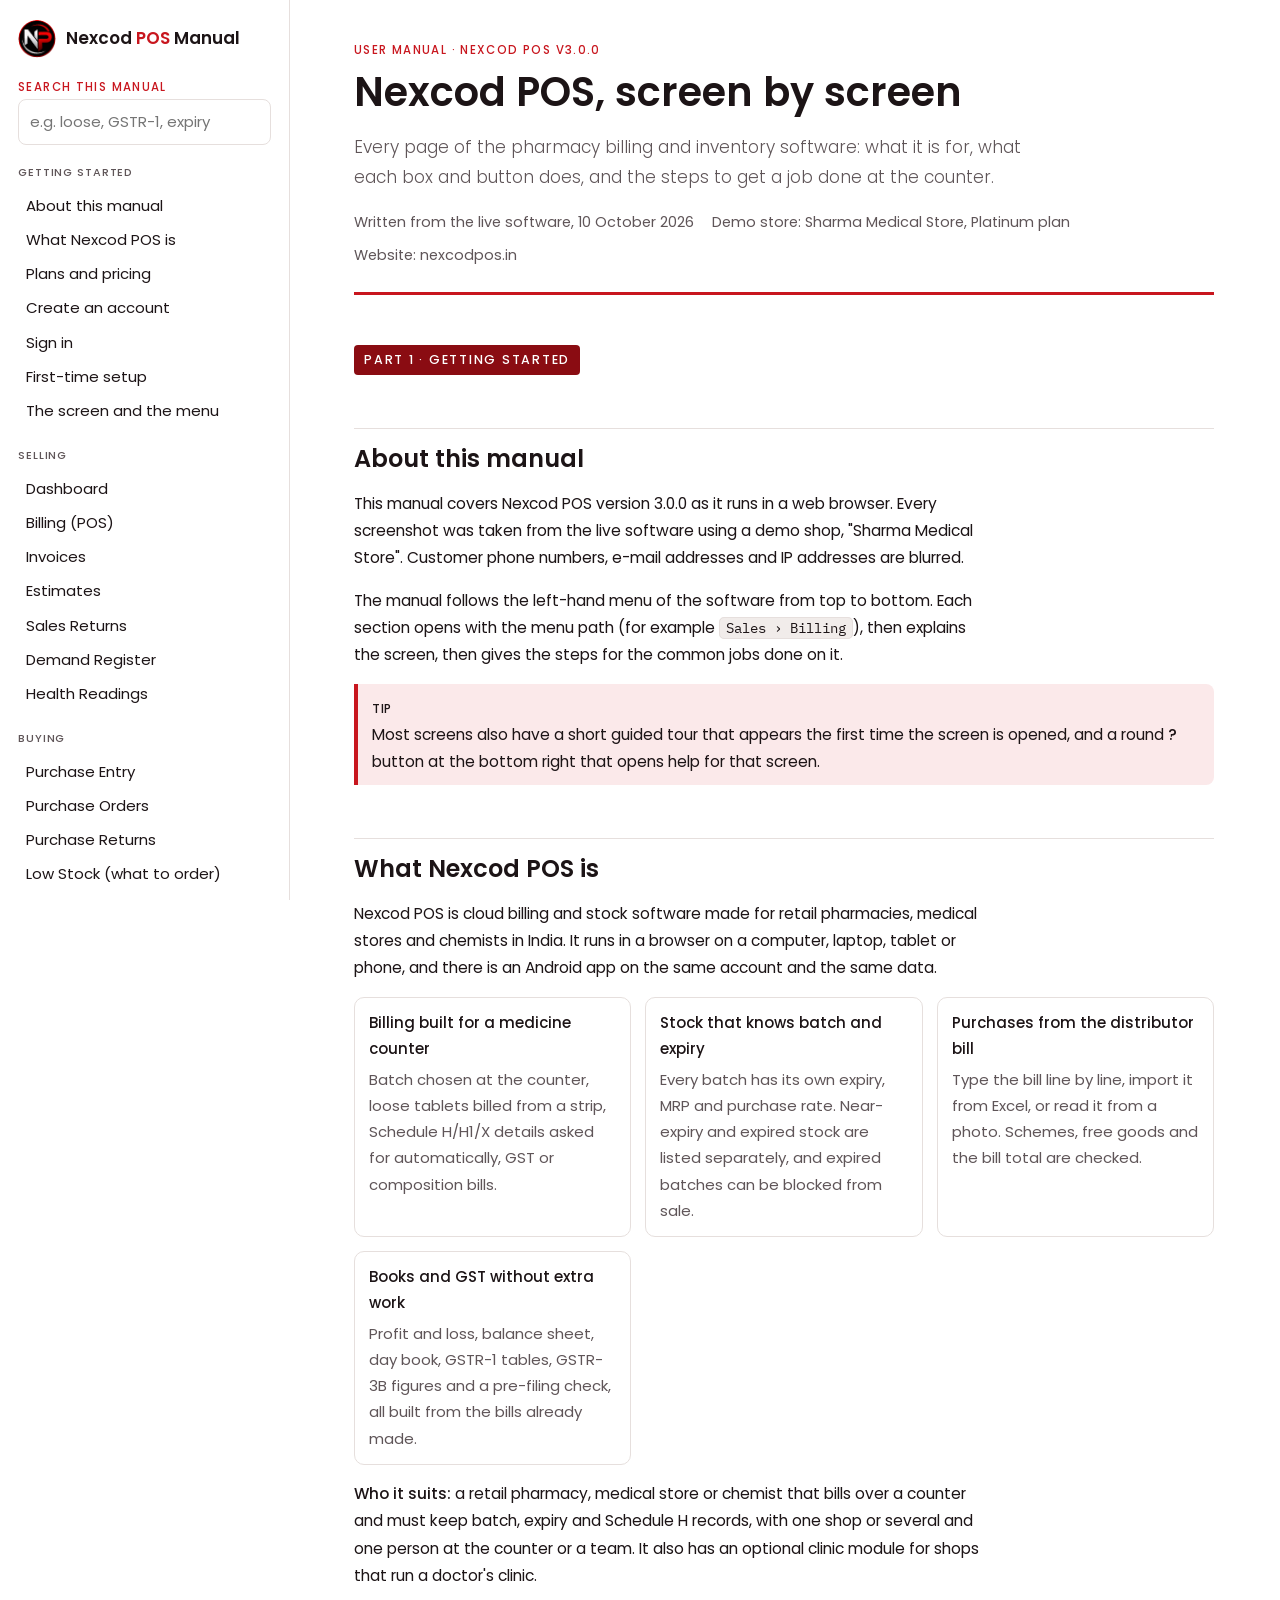
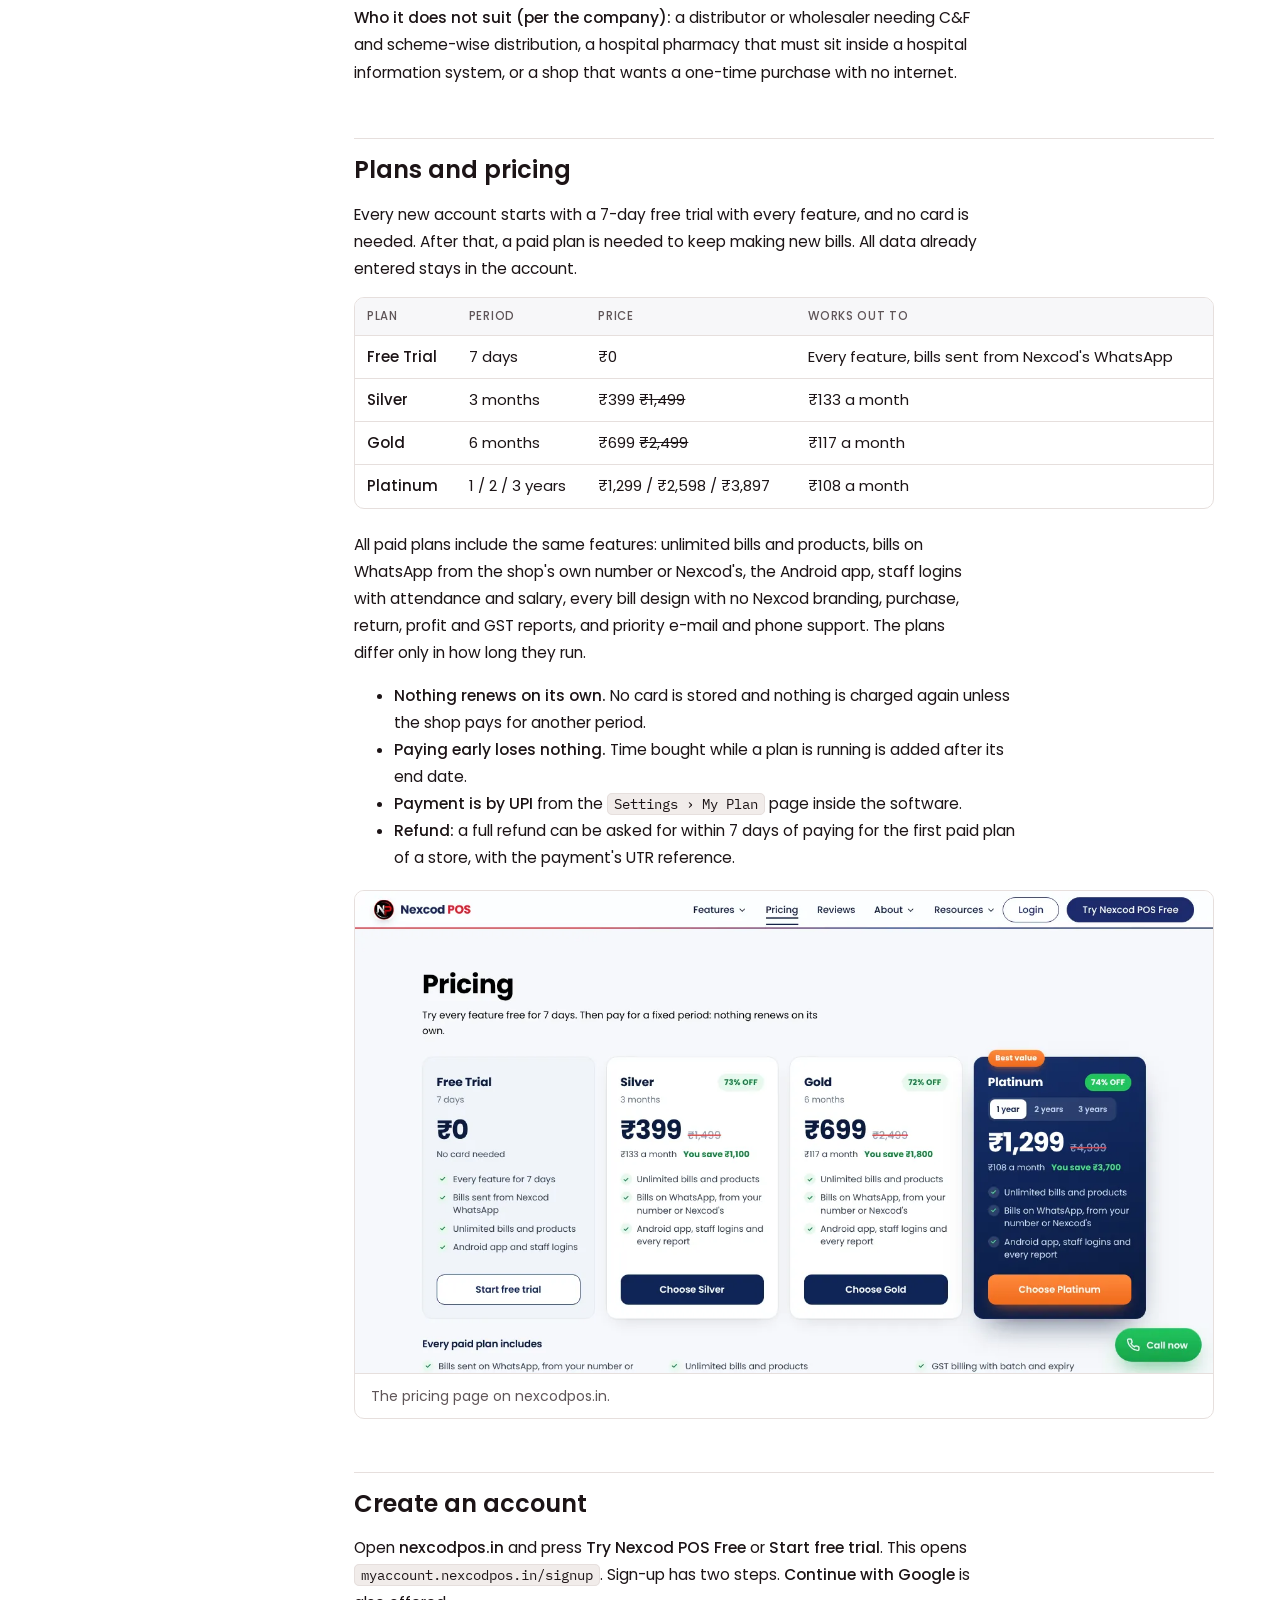
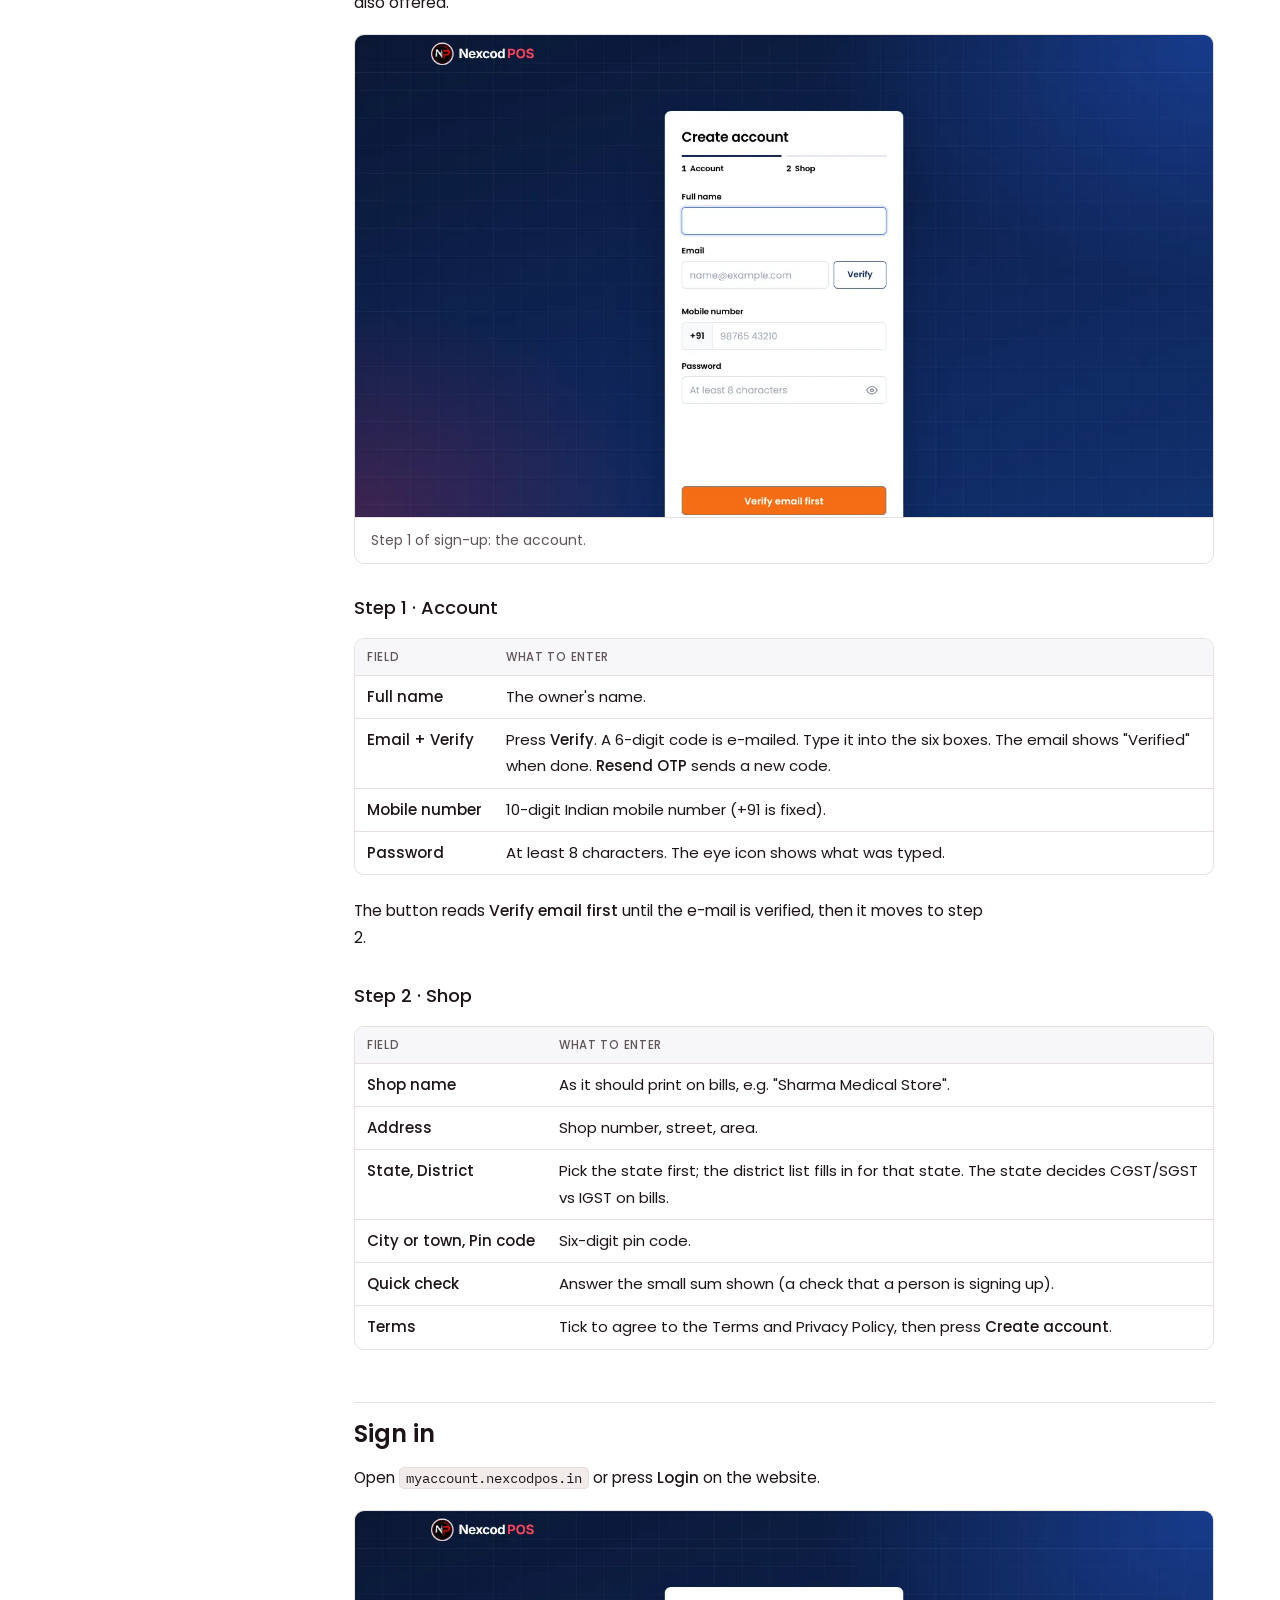
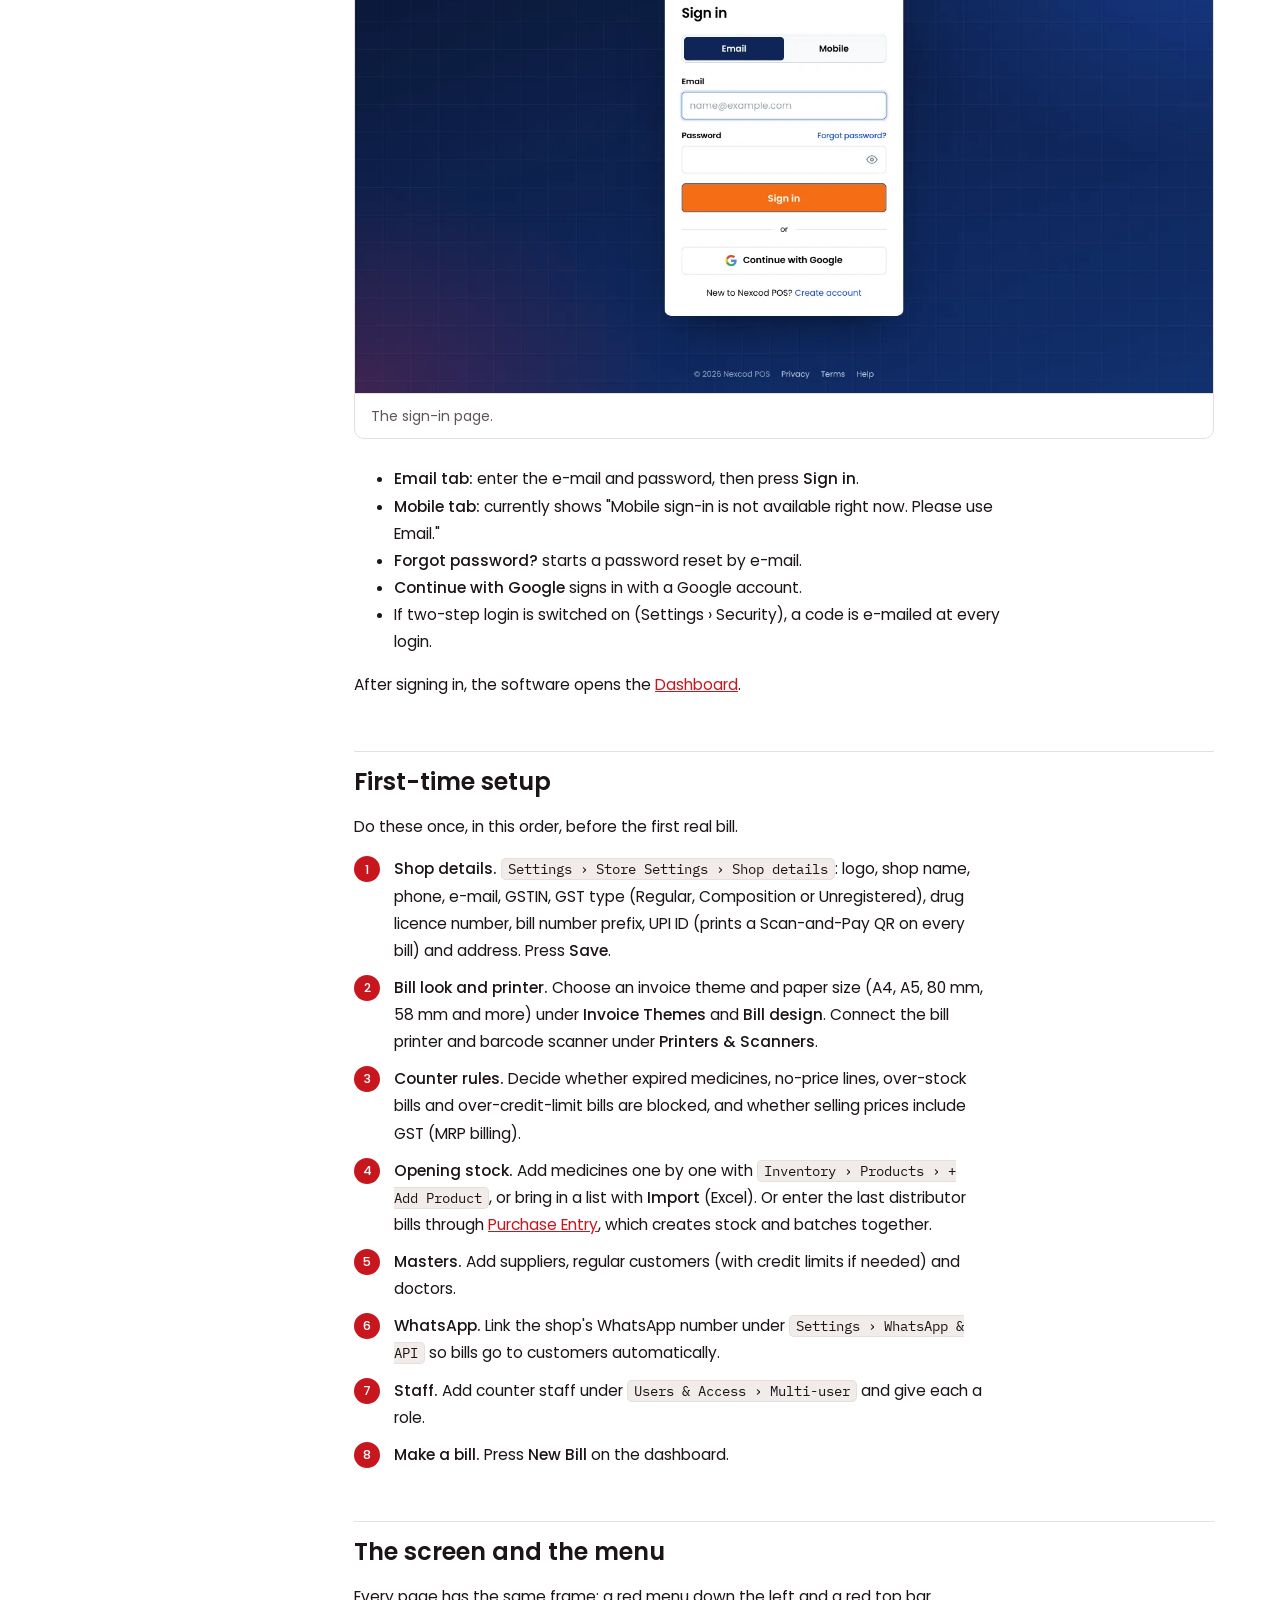
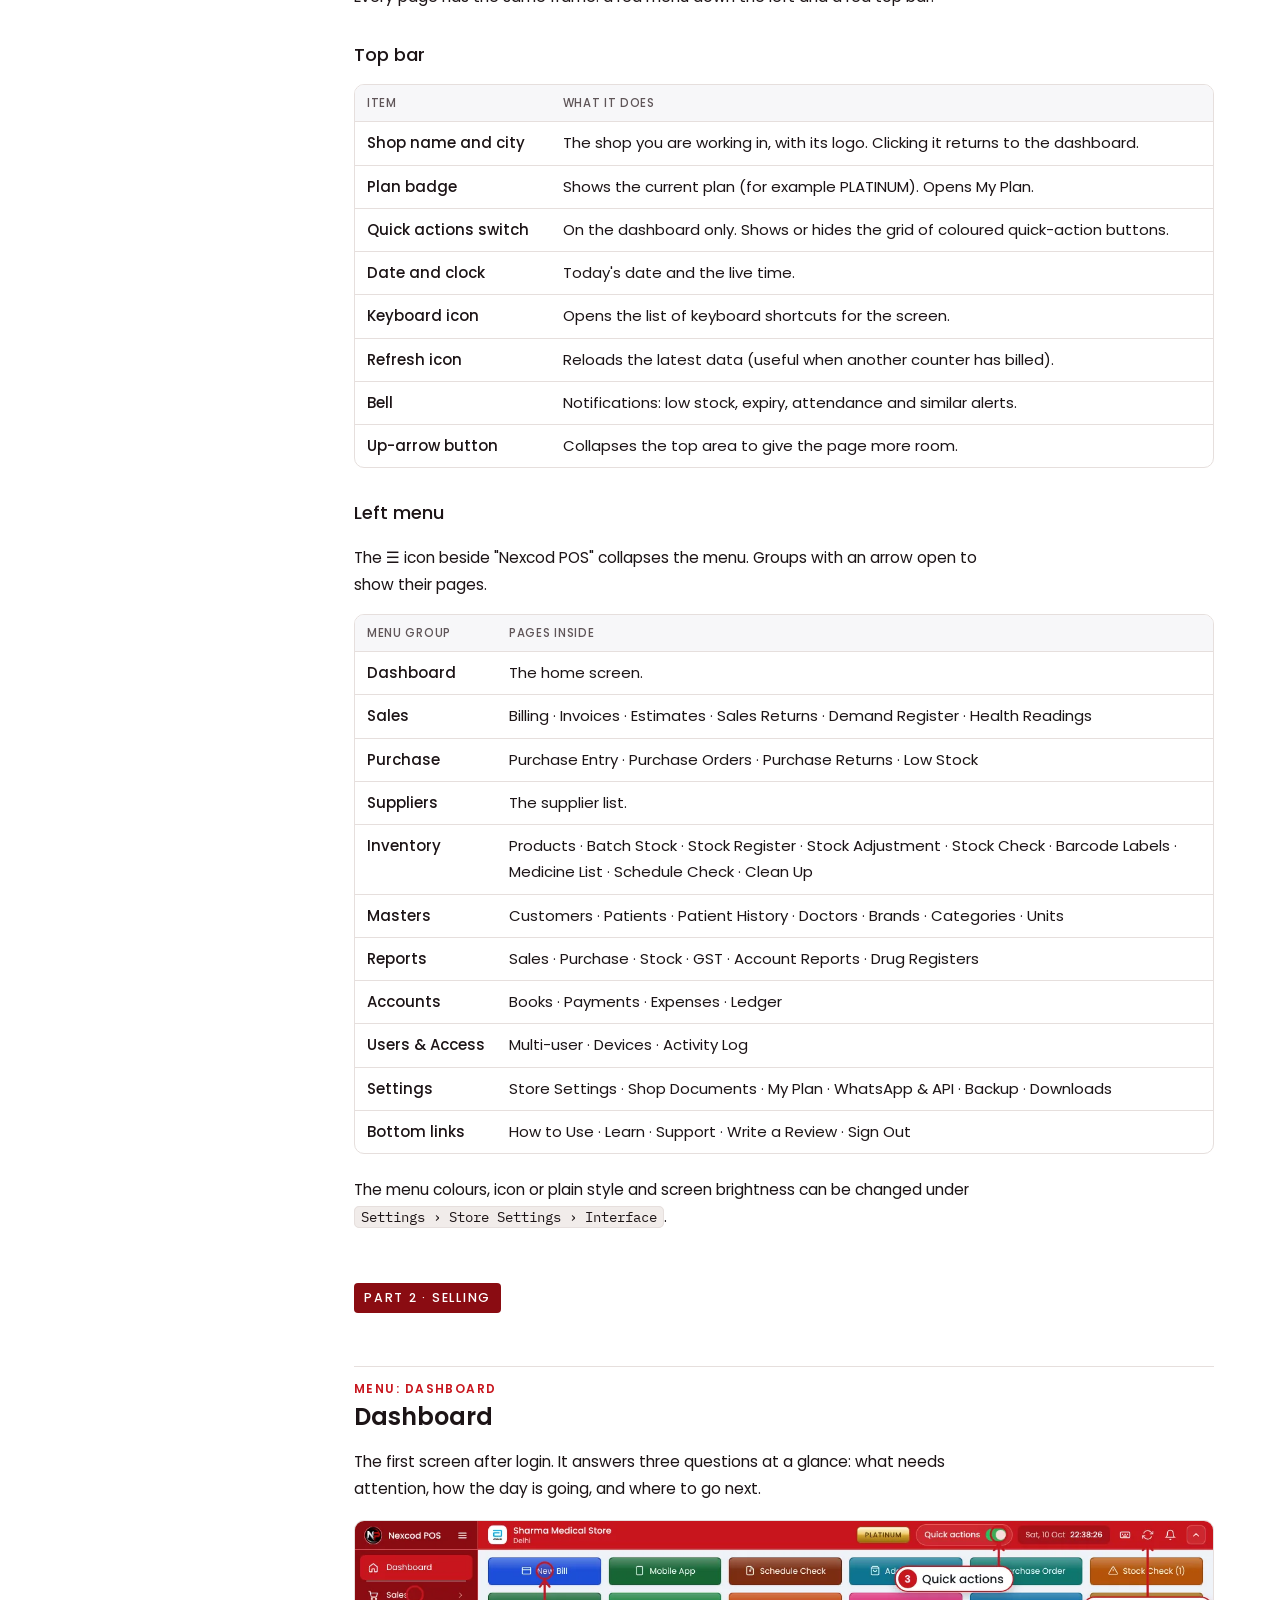
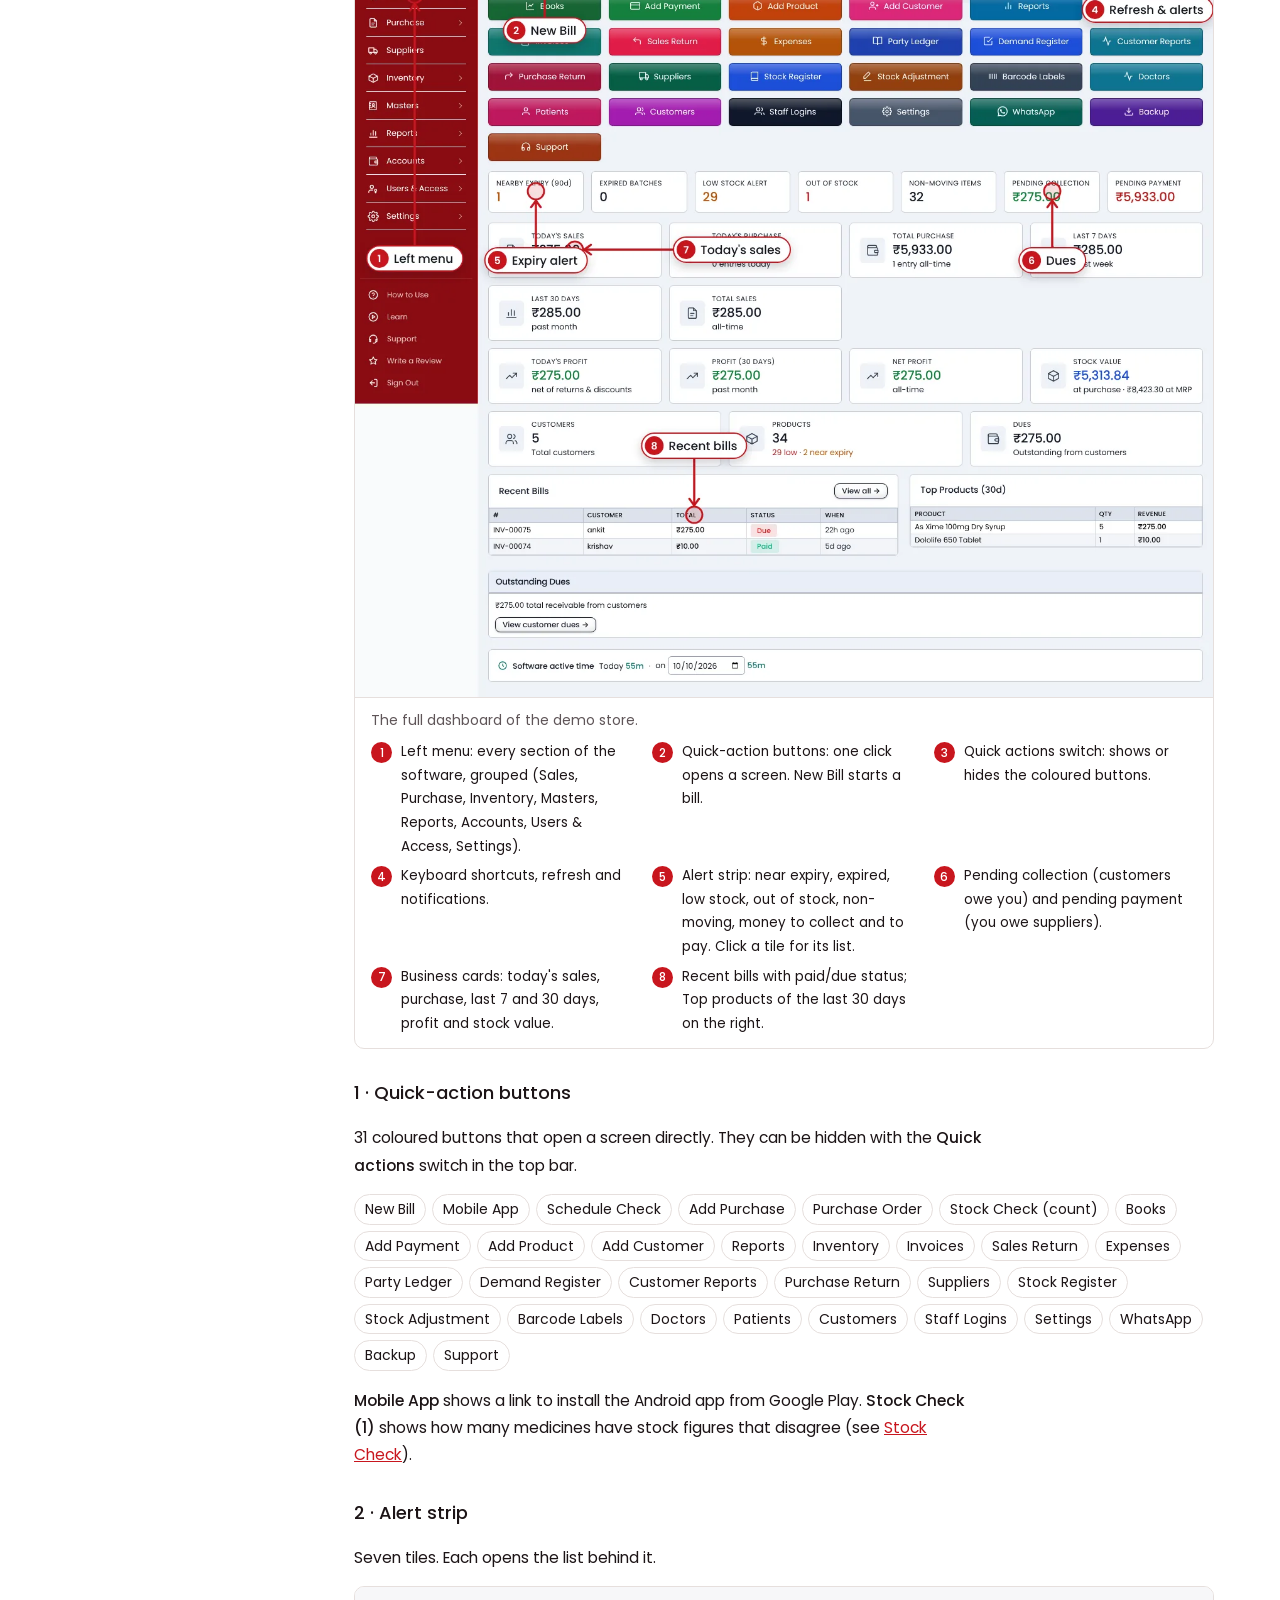
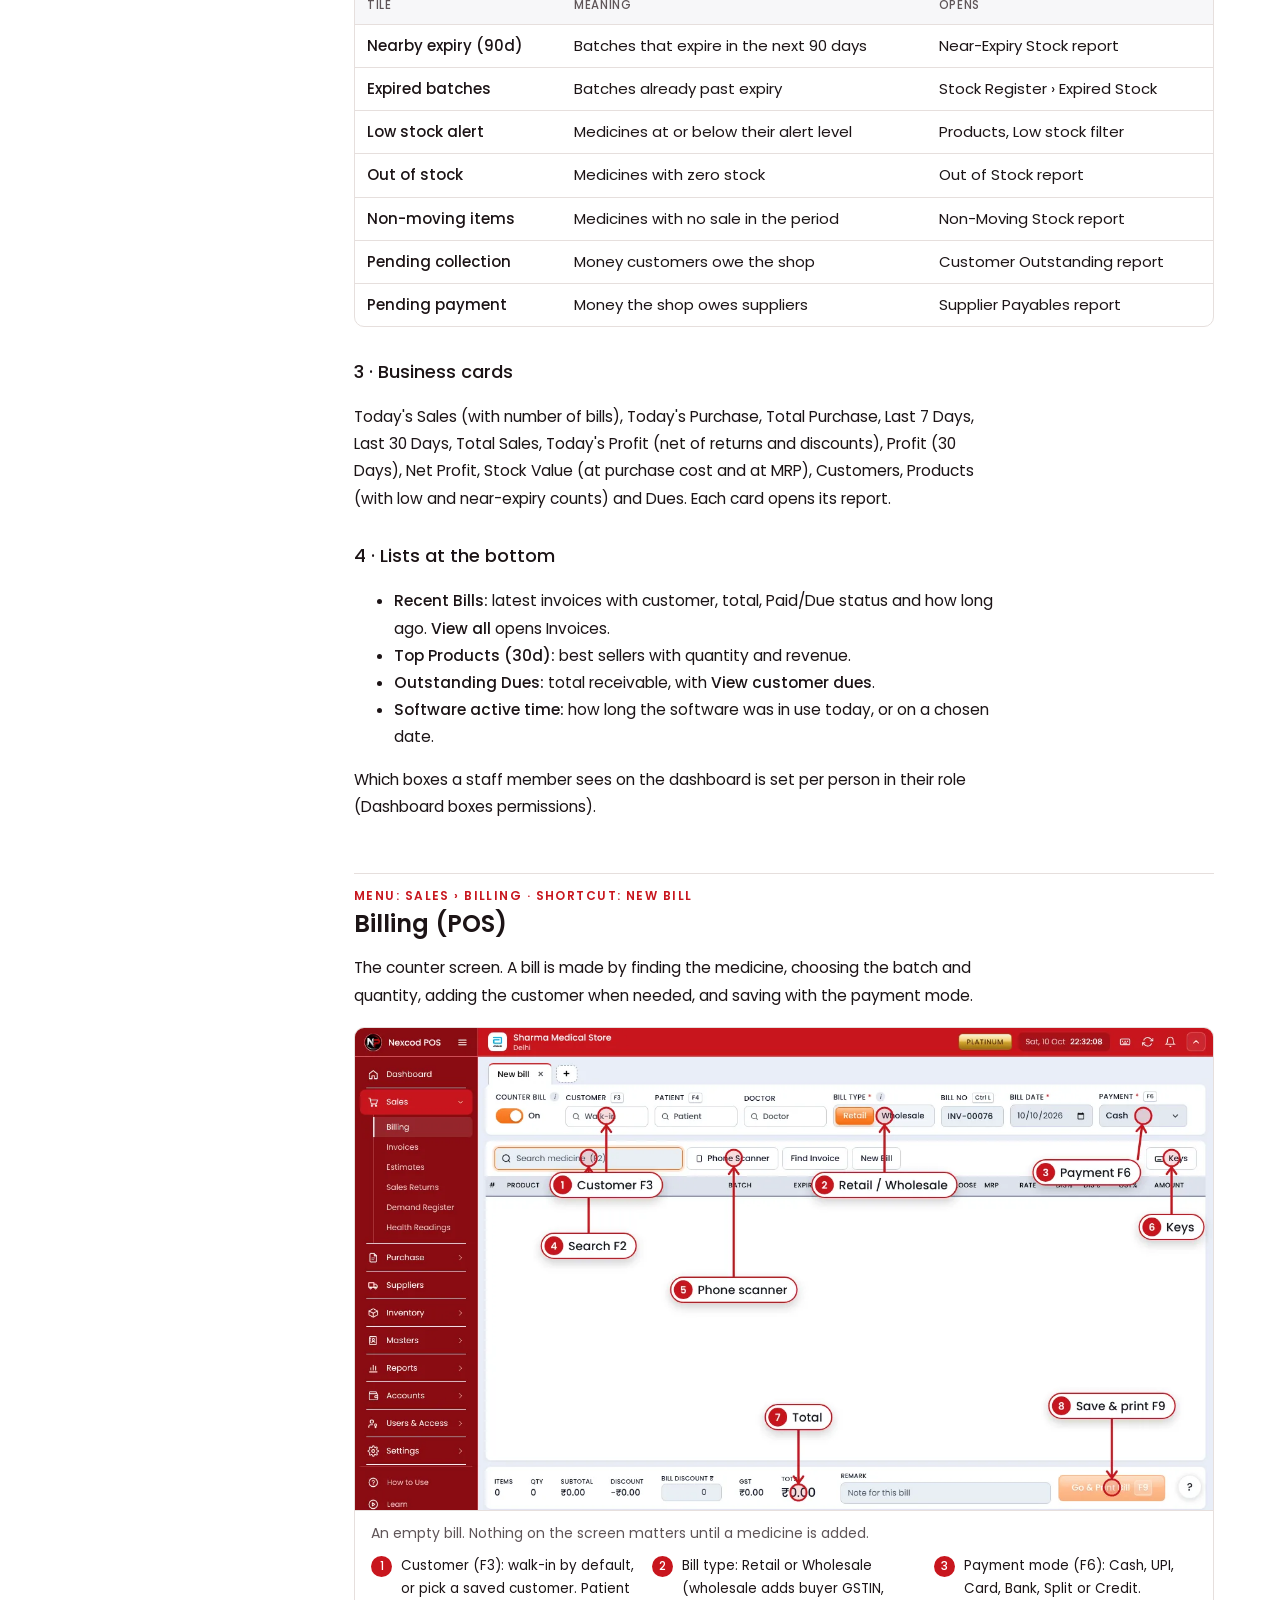
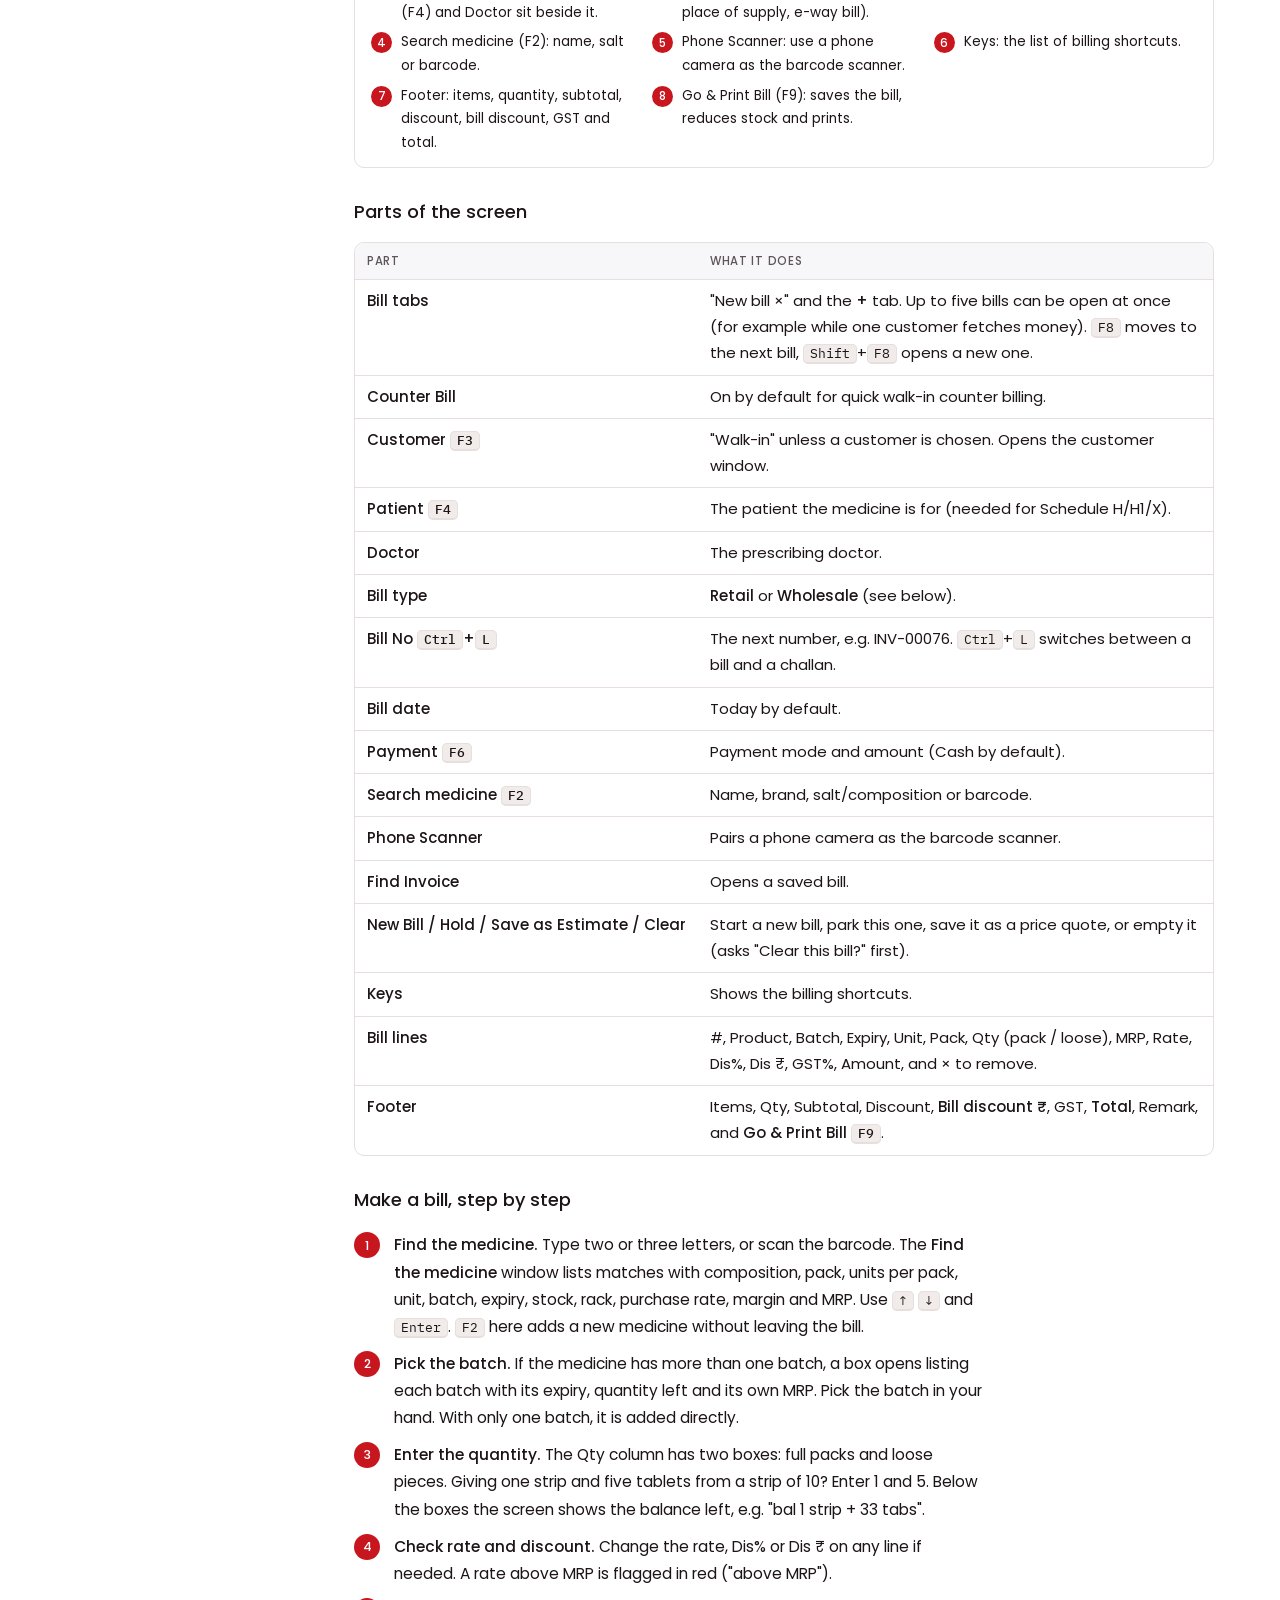
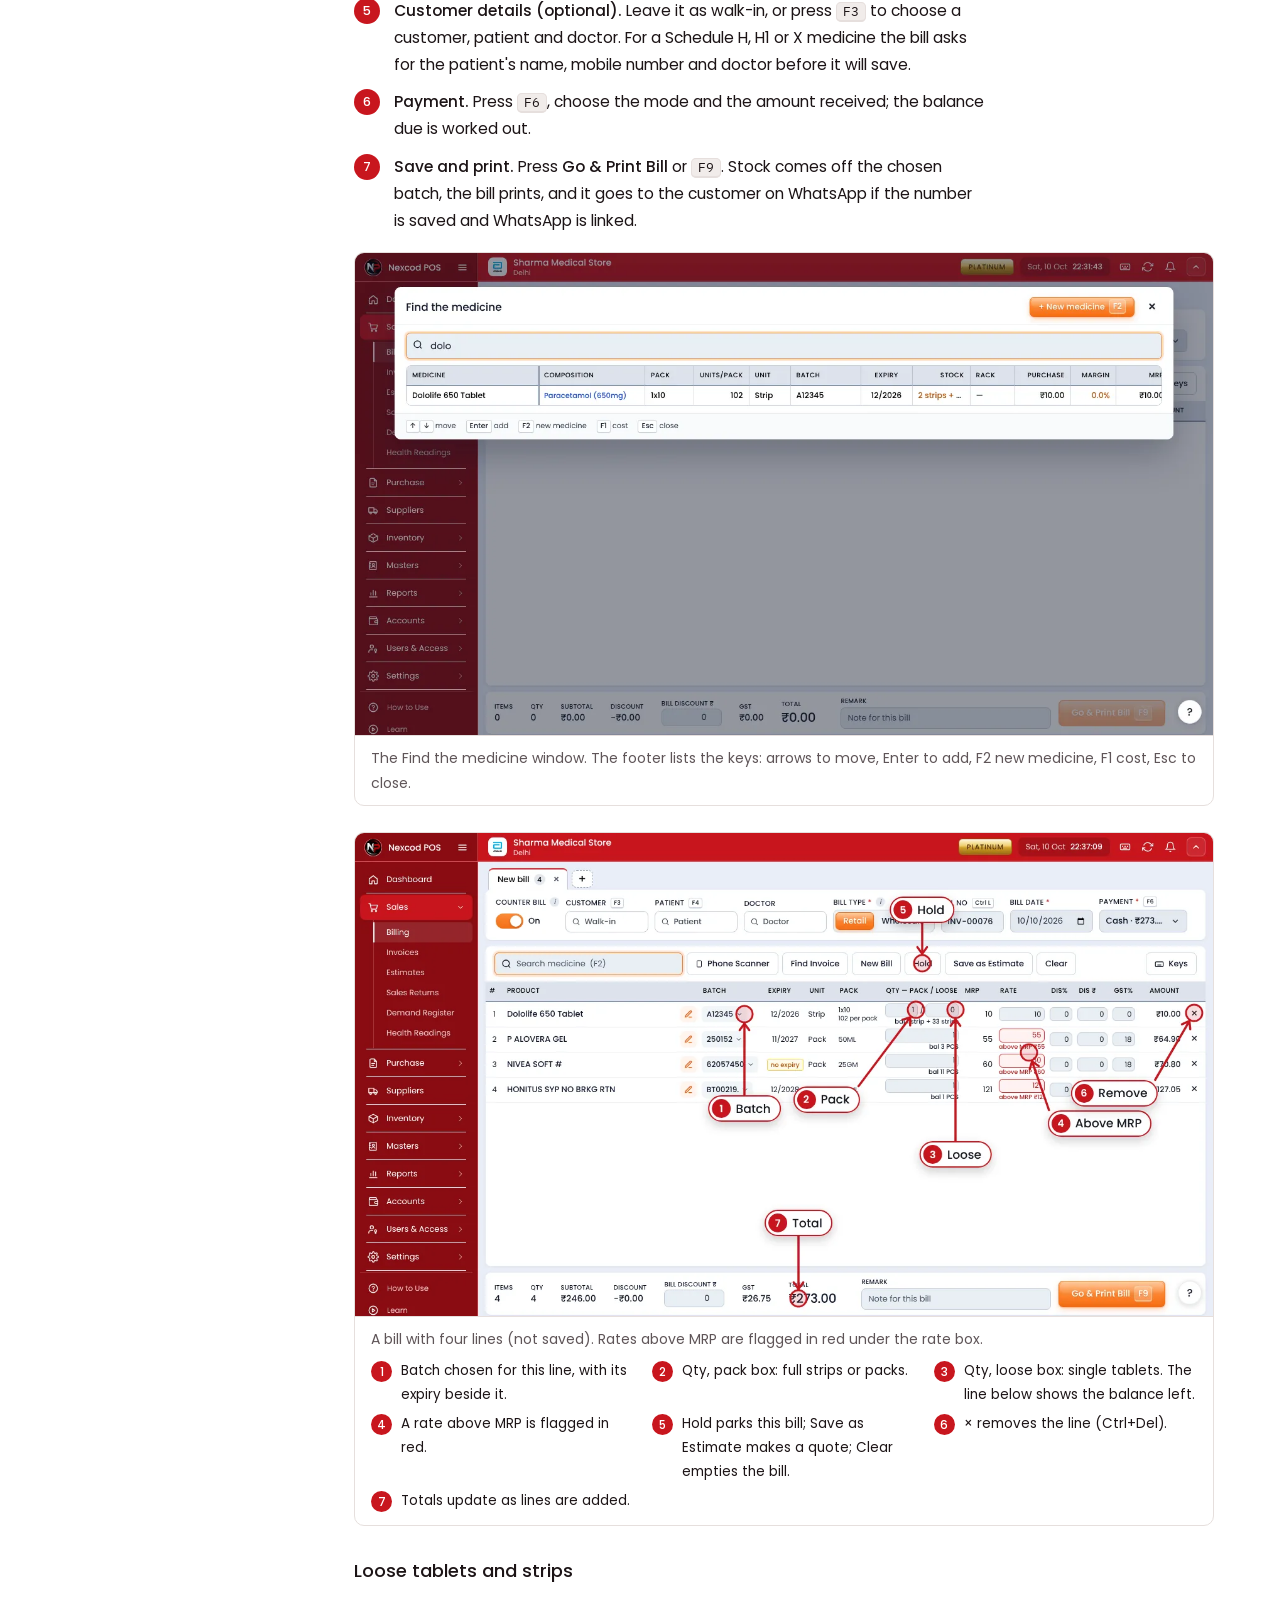
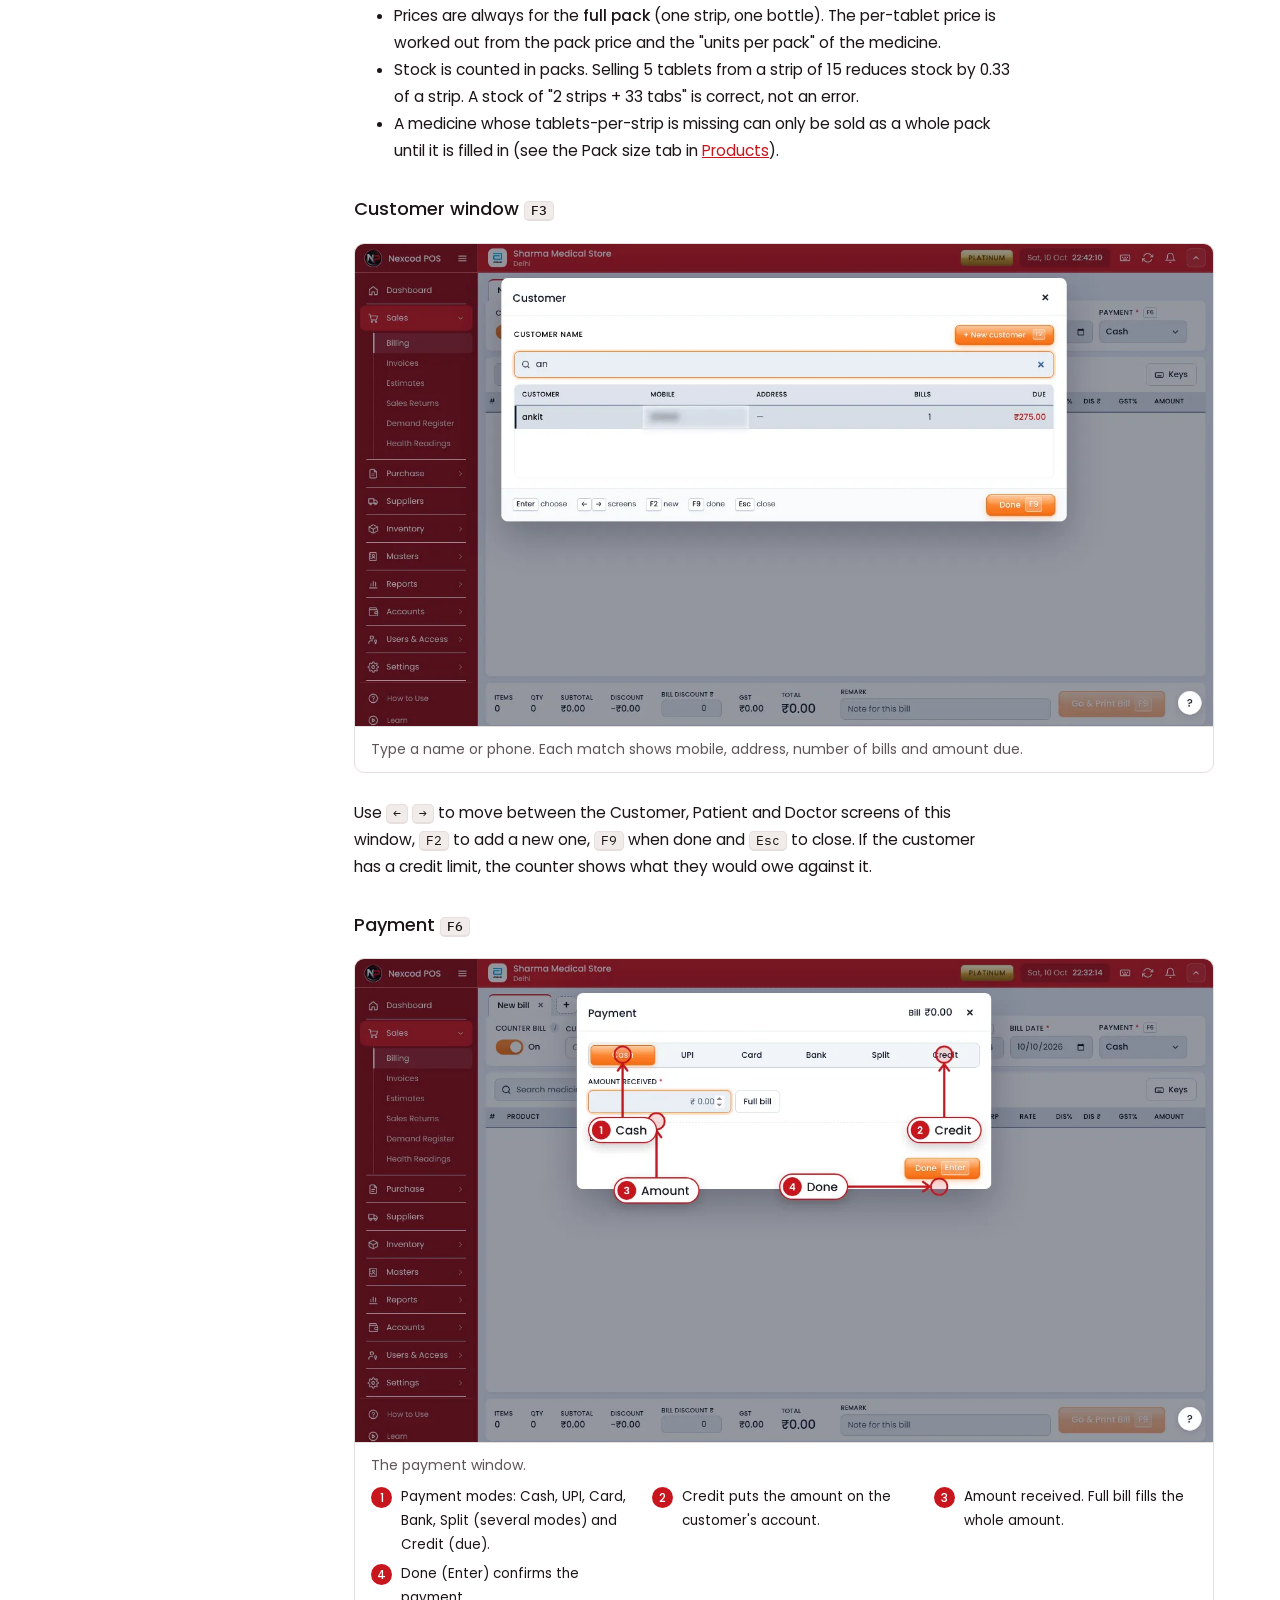
<file: documentation/index.html>
<!doctype html><html lang="en"><head><meta charset="utf-8"><meta name="viewport" content="width=device-width,initial-scale=1,viewport-fit=cover">
<title>Nexcod POS User Manual</title>
<meta name="description" content="Complete screen-by-screen guide to Nexcod POS v3.0.0, the pharmacy billing and inventory software.">
<link rel="preconnect" href="https://fonts.googleapis.com">
<link rel="preconnect" href="https://fonts.gstatic.com" crossorigin>
<link href="https://fonts.googleapis.com/css2?family=Poppins:wght@300;400;500;600&family=IBM+Plex+Mono:wght@500&display=swap" rel="stylesheet">
<style>
/* Layout: fixed contents rail on the left, one reading column on the right; figures sit full column width. */
:root{
  --bg:#ffffff; --paper:#ffffff; --ink:#1c1416; --muted:#5f5558; --line:#e6dfdd;
  --brand:#c8161e; --brand-deep:#8a0c12; --brand-soft:#fbe9ea; --navy:#0b1b3f;
  --ok:#137a3a; --warn:#a85a00; --kbd:#f1ecea;
  --display:"Poppins",system-ui,-apple-system,"Segoe UI",sans-serif;
  --body:"Poppins",system-ui,-apple-system,"Segoe UI",sans-serif;
  --mono:"IBM Plex Mono",ui-monospace,Menlo,Consolas,monospace;
}
*{box-sizing:border-box}
html{color-scheme:light}
body{background:var(--bg);color:var(--ink);font-family:var(--body);font-size:15.5px;line-height:1.75;font-weight:400;margin:0}
b,strong{font-weight:500}
a{color:var(--brand)}
.shell{display:grid;grid-template-columns:290px minmax(0,1fr);min-height:100vh}
nav.toc{position:sticky;top:env(safe-area-inset-top,0px);height:100vh;overflow:auto;background:var(--paper);border-right:1px solid var(--line);padding-block:20px;padding-inline:18px}
.brandrow{display:flex;align-items:center;gap:10px;margin-bottom:14px}
.brandrow img{width:38px;height:38px;border-radius:50%}
.brandrow b{font-family:var(--display);font-size:17px;font-weight:600;color:var(--ink)}
.brandrow b span{color:var(--brand)}
#q{width:100%;padding:9px 11px;border:1px solid var(--line);border-radius:8px;background:var(--bg);color:var(--ink);font:inherit;font-size:15px}
#q:focus-visible{outline:2px solid var(--brand);outline-offset:1px}
.toc h4{font-family:var(--display);font-weight:500;font-size:11px;letter-spacing:.08em;text-transform:uppercase;color:var(--muted);margin:18px 0 6px}
.toc ol{list-style:none;margin:0;padding:0}
.toc li a{display:block;padding:4px 8px;border-radius:6px;color:var(--ink);text-decoration:none;font-size:15px}
.toc li a:hover,.toc li a:focus-visible{background:var(--brand-soft);color:var(--brand-deep);outline:none}
main{padding-block:40px 120px;padding-inline:clamp(16px,5vw,64px);min-width:0}
.col{max-width:860px}
header.hero{border-bottom:3px solid var(--brand);padding-bottom:24px;margin-bottom:12px}
.eyebrow{font-family:var(--display);font-size:11.5px;letter-spacing:.12em;text-transform:uppercase;color:var(--brand);font-weight:500}
h1{font-family:var(--display);font-weight:600;font-size:clamp(28px,5vw,40px);line-height:1.2;margin:.2em 0 .3em;text-wrap:balance}
h2{font-family:var(--display);font-weight:600;font-size:24px;line-height:1.3;margin:2.2em 0 .5em;padding-top:.6em;border-top:1px solid var(--line);text-wrap:balance}
h3{font-family:var(--display);font-weight:500;font-size:18px;margin:1.6em 0 .4em;text-wrap:balance}
h2 .part{display:block;font-size:12px;letter-spacing:.12em;text-transform:uppercase;color:var(--brand);margin-bottom:4px}
.part-title{font-family:var(--display);font-weight:500;font-size:12.5px;letter-spacing:.14em;text-transform:uppercase;color:var(--paper);background:var(--brand-deep);display:inline-block;padding:4px 10px;border-radius:4px;margin-top:3em}
p,li{max-width:70ch}
.lead{font-size:17px;font-weight:300;color:var(--muted)}
.meta{display:flex;flex-wrap:wrap;gap:8px 18px;font-size:14.5px;color:var(--muted)}
.path{font-family:var(--mono);font-size:13.5px;background:var(--kbd);border:1px solid var(--line);border-radius:5px;padding:1px 6px;overflow-wrap:anywhere}
kbd{font-family:var(--mono);font-size:13px;background:var(--kbd);border:1px solid var(--line);border-bottom-width:2px;border-radius:5px;padding:0 6px;white-space:nowrap}
figure{margin:18px 0 26px;background:var(--paper);border:1px solid var(--line);border-radius:10px;overflow:hidden}
figure img{display:block;width:100%;height:auto;cursor:zoom-in;background:#fff}
figcaption{font-size:14px;color:var(--muted);padding:10px 16px;border-top:1px solid var(--line)}
ol.legend{margin:8px 0 2px;padding:0;list-style:none;counter-reset:l;display:grid;grid-template-columns:repeat(auto-fit,minmax(260px,1fr));gap:6px 18px}
ol.legend li{counter-increment:l;position:relative;padding-left:30px;font-size:13.5px;color:var(--ink);max-width:none}
ol.legend li::before{content:counter(l);position:absolute;left:0;top:2px;width:21px;height:21px;border-radius:50%;background:#c8161e;color:#fff;font-size:11.5px;font-weight:500;display:grid;place-items:center}
.tbl{overflow-x:auto;margin:14px 0 22px;border:1px solid var(--line);border-radius:10px;background:var(--paper)}
table{border-collapse:collapse;width:100%;font-size:15px}
th,td{text-align:left;padding:8px 12px;border-bottom:1px solid var(--line);vertical-align:top}
th{font-family:var(--display);font-size:11.5px;letter-spacing:.06em;text-transform:uppercase;color:var(--muted);font-weight:500;background:#f7f7f9}
tr:last-child td{border-bottom:0}
td:first-child{font-weight:500;white-space:nowrap}
td.wrap{white-space:normal}
.note{border-left:4px solid var(--brand);background:var(--brand-soft);padding:10px 14px;border-radius:0 8px 8px 0;margin:16px 0}
.note.ok{border-left-color:var(--ok)}
.note b:first-child{font-family:var(--display);font-size:12px;font-weight:500;letter-spacing:.06em;text-transform:uppercase}
ol.steps{counter-reset:s;list-style:none;padding:0}
ol.steps>li{counter-increment:s;position:relative;padding-left:40px;margin:10px 0}
ol.steps>li::before{content:counter(s);position:absolute;left:0;top:1px;width:26px;height:26px;border-radius:50%;background:var(--brand);color:#fff;font-family:var(--display);font-size:12.5px;font-weight:500;display:grid;place-items:center}
.chips{display:flex;flex-wrap:wrap;gap:6px;margin:8px 0 16px;padding:0;list-style:none}
.chips li{font-size:14px;border:1px solid var(--line);background:var(--paper);border-radius:999px;padding:2px 10px}
.grid2{display:grid;grid-template-columns:repeat(auto-fit,minmax(260px,1fr));gap:14px;margin:14px 0}
.card{background:var(--paper);border:1px solid var(--line);border-radius:10px;padding:12px 14px;min-width:0}
.card h4{font-family:var(--display);font-size:15px;font-weight:500;margin:0 0 4px}
.card p{margin:0;font-size:15px;color:var(--muted)}
[hidden]{display:none!important}
.nohit{display:none;color:var(--muted);font-style:italic}
#lb{position:fixed;inset:0;background:rgba(10,6,8,.86);display:grid;place-items:center;padding:20px;z-index:50;cursor:zoom-out}
#lb img{max-width:100%;max-height:100%;border-radius:6px;background:#fff}
.menubtn{display:none}
@media (max-width:900px){
  .shell{grid-template-columns:1fr}
  nav.toc{position:relative;height:auto;max-height:none;border-right:0;border-bottom:1px solid var(--line)}
  nav.toc .lists{display:none}
  nav.toc.open .lists{display:block}
  .menubtn{display:inline-block;margin-top:10px;font:inherit;font-size:15px;padding:7px 12px;border:1px solid var(--line);border-radius:8px;background:var(--bg);color:var(--ink)}
  td:first-child{white-space:normal}
}
@media (prefers-reduced-motion:reduce){*{scroll-behavior:auto}}
@media print{nav.toc,.menubtn,#lb{display:none!important}.shell{display:block}main{padding:0}figure,table{break-inside:avoid}h2{break-before:page}}
</style>
</head><body>

<div class="shell">
<nav class="toc" id="toc" aria-label="Contents">
  <div class="brandrow"><img src="img/logo.png" alt=""><b>Nexcod <span>POS</span> Manual</b></div>
  <label for="q" class="eyebrow">Search this manual</label>
  <input id="q" type="search" placeholder="e.g. loose, GSTR-1, expiry" autocomplete="off">
  <button class="menubtn" id="menubtn" type="button" aria-expanded="false">Show contents</button>
  <div class="lists">
  <h4>Getting started</h4>
  <ol>
    <li><a href="#about">About this manual</a></li>
    <li><a href="#what">What Nexcod POS is</a></li>
    <li><a href="#plans">Plans and pricing</a></li>
    <li><a href="#signup">Create an account</a></li>
    <li><a href="#signin">Sign in</a></li>
    <li><a href="#setup">First-time setup</a></li>
    <li><a href="#layout">The screen and the menu</a></li>
  </ol>
  <h4>Selling</h4>
  <ol>
    <li><a href="#dashboard">Dashboard</a></li>
    <li><a href="#billing">Billing (POS)</a></li>
    <li><a href="#invoices">Invoices</a></li>
    <li><a href="#estimates">Estimates</a></li>
    <li><a href="#sales-returns">Sales Returns</a></li>
    <li><a href="#demand">Demand Register</a></li>
    <li><a href="#health">Health Readings</a></li>
  </ol>
  <h4>Buying</h4>
  <ol>
    <li><a href="#purchase-entry">Purchase Entry</a></li>
    <li><a href="#purchase-orders">Purchase Orders</a></li>
    <li><a href="#purchase-returns">Purchase Returns</a></li>
    <li><a href="#low-stock">Low Stock (what to order)</a></li>
    <li><a href="#suppliers">Suppliers</a></li>
  </ol>
  <h4>Stock and medicines</h4>
  <ol>
    <li><a href="#products">Products</a></li>
    <li><a href="#add-product">Adding a medicine</a></li>
    <li><a href="#batch-stock">Batch Stock</a></li>
    <li><a href="#stock-register">Stock Register</a></li>
    <li><a href="#stock-adjustment">Stock Adjustment</a></li>
    <li><a href="#stock-check">Stock Check</a></li>
    <li><a href="#barcode-labels">Barcode Labels</a></li>
    <li><a href="#medicine-list">Medicine List</a></li>
    <li><a href="#schedule-check">Schedule Check</a></li>
    <li><a href="#clean-up">Clean Up</a></li>
  </ol>
  <h4>Masters</h4>
  <ol>
    <li><a href="#customers">Customers</a></li>
    <li><a href="#patients">Patients and Patient History</a></li>
    <li><a href="#doctors">Doctors</a></li>
    <li><a href="#brands">Brands, Categories, Units</a></li>
  </ol>
  <h4>Reports and accounts</h4>
  <ol>
    <li><a href="#reports">Reports (55 views)</a></li>
    <li><a href="#books">Books</a></li>
    <li><a href="#payments">Payments</a></li>
    <li><a href="#expenses">Expenses</a></li>
    <li><a href="#ledger">Party Ledger</a></li>
  </ol>
  <h4>Shop administration</h4>
  <ol>
    <li><a href="#staff">Staff, roles and attendance</a></li>
    <li><a href="#devices">Devices and Activity Log</a></li>
    <li><a href="#settings">Store Settings</a></li>
    <li><a href="#documents">Shop Documents</a></li>
    <li><a href="#plan">My Plan, Backup, Downloads</a></li>
    <li><a href="#support">Help, Support and Reviews</a></li>
  </ol>
  <h4>Beyond the counter</h4>
  <ol>
    <li><a href="#android">Android app</a></li>
    <li><a href="#website">Public website</a></li>
    <li><a href="#find-my-bills">Find My Bills</a></li>
  </ol>
  <h4>Reference</h4>
  <ol>
    <li><a href="#shortcuts">Keyboard shortcuts</a></li>
    <li><a href="#glossary">Glossary</a></li>
    <li><a href="#faq">Common questions</a></li>
    <li><a href="#review-notes">Notes for the product team</a></li>
  </ol>
  </div>
</nav>

<main id="main">
<div class="col">

<header class="hero" id="top">
  <div class="eyebrow">User manual · Nexcod POS v3.0.0</div>
  <h1>Nexcod POS, screen by screen</h1>
  <p class="lead">Every page of the pharmacy billing and inventory software: what it is for, what each box and button does, and the steps to get a job done at the counter.</p>
  <div class="meta"><span>Written from the live software, 10 October 2026</span><span>Demo store: Sharma Medical Store, Platinum plan</span><span>Website: nexcodpos.in</span></div>
</header>
<p class="nohit" id="nohit">Nothing in the manual matches that search. Try a shorter word.</p>

<!-- ============ GETTING STARTED ============ -->
<div class="part-title">Part 1 · Getting started</div>

<section id="about">
<h2>About this manual</h2>
<p>This manual covers Nexcod POS version 3.0.0 as it runs in a web browser. Every screenshot was taken from the live software using a demo shop, "Sharma Medical Store". Customer phone numbers, e-mail addresses and IP addresses are blurred.</p>
<p>The manual follows the left-hand menu of the software from top to bottom. Each section opens with the menu path (for example <span class="path">Sales › Billing</span>), then explains the screen, then gives the steps for the common jobs done on it.</p>
<div class="note"><b>Tip</b><br>Most screens also have a short guided tour that appears the first time the screen is opened, and a round <b>?</b> button at the bottom right that opens help for that screen.</div>
</section>

<section id="what">
<h2>What Nexcod POS is</h2>
<p>Nexcod POS is cloud billing and stock software made for retail pharmacies, medical stores and chemists in India. It runs in a browser on a computer, laptop, tablet or phone, and there is an Android app on the same account and the same data.</p>
<div class="grid2">
  <div class="card"><h4>Billing built for a medicine counter</h4><p>Batch chosen at the counter, loose tablets billed from a strip, Schedule H/H1/X details asked for automatically, GST or composition bills.</p></div>
  <div class="card"><h4>Stock that knows batch and expiry</h4><p>Every batch has its own expiry, MRP and purchase rate. Near-expiry and expired stock are listed separately, and expired batches can be blocked from sale.</p></div>
  <div class="card"><h4>Purchases from the distributor bill</h4><p>Type the bill line by line, import it from Excel, or read it from a photo. Schemes, free goods and the bill total are checked.</p></div>
  <div class="card"><h4>Books and GST without extra work</h4><p>Profit and loss, balance sheet, day book, GSTR-1 tables, GSTR-3B figures and a pre-filing check, all built from the bills already made.</p></div>
</div>
<p><b>Who it suits:</b> a retail pharmacy, medical store or chemist that bills over a counter and must keep batch, expiry and Schedule H records, with one shop or several and one person at the counter or a team. It also has an optional clinic module for shops that run a doctor's clinic.</p>
<p><b>Who it does not suit (per the company):</b> a distributor or wholesaler needing C&amp;F and scheme-wise distribution, a hospital pharmacy that must sit inside a hospital information system, or a shop that wants a one-time purchase with no internet.</p>
</section>

<section id="plans">
<h2>Plans and pricing</h2>
<p>Every new account starts with a 7-day free trial with every feature, and no card is needed. After that, a paid plan is needed to keep making new bills. All data already entered stays in the account.</p>
<div class="tbl"><table>
<thead><tr><th>Plan</th><th>Period</th><th>Price</th><th>Works out to</th></tr></thead>
<tbody>
<tr><td>Free Trial</td><td>7 days</td><td>₹0</td><td class="wrap">Every feature, bills sent from Nexcod's WhatsApp</td></tr>
<tr><td>Silver</td><td>3 months</td><td>₹399 <s>₹1,499</s></td><td>₹133 a month</td></tr>
<tr><td>Gold</td><td>6 months</td><td>₹699 <s>₹2,499</s></td><td>₹117 a month</td></tr>
<tr><td>Platinum</td><td>1 / 2 / 3 years</td><td>₹1,299 / ₹2,598 / ₹3,897</td><td>₹108 a month</td></tr>
</tbody></table></div>
<p>All paid plans include the same features: unlimited bills and products, bills on WhatsApp from the shop's own number or Nexcod's, the Android app, staff logins with attendance and salary, every bill design with no Nexcod branding, purchase, return, profit and GST reports, and priority e-mail and phone support. The plans differ only in how long they run.</p>
<ul>
<li><b>Nothing renews on its own.</b> No card is stored and nothing is charged again unless the shop pays for another period.</li>
<li><b>Paying early loses nothing.</b> Time bought while a plan is running is added after its end date.</li>
<li><b>Payment is by UPI</b> from the <span class="path">Settings › My Plan</span> page inside the software.</li>
<li><b>Refund:</b> a full refund can be asked for within 7 days of paying for the first paid plan of a store, with the payment's UTR reference.</li>
</ul>
<figure><img src="img/web-pricing.webp" alt="Pricing page on nexcodpos.in showing Free Trial, Silver, Gold and Platinum plans" loading="lazy"><figcaption>The pricing page on nexcodpos.in.</figcaption></figure>
</section>

<section id="signup">
<h2>Create an account</h2>
<p>Open <b>nexcodpos.in</b> and press <b>Try Nexcod POS Free</b> or <b>Start free trial</b>. This opens <span class="path">myaccount.nexcodpos.in/signup</span>. Sign-up has two steps. <b>Continue with Google</b> is also offered.</p>
<figure><img src="img/web-signup.webp" alt="Create account form, step 1" loading="lazy"><figcaption>Step 1 of sign-up: the account.</figcaption></figure>
<h3>Step 1 · Account</h3>
<div class="tbl"><table><thead><tr><th>Field</th><th>What to enter</th></tr></thead><tbody>
<tr><td>Full name</td><td class="wrap">The owner's name.</td></tr>
<tr><td>Email + Verify</td><td class="wrap">Press <b>Verify</b>. A 6-digit code is e-mailed. Type it into the six boxes. The email shows "Verified" when done. <b>Resend OTP</b> sends a new code.</td></tr>
<tr><td>Mobile number</td><td class="wrap">10-digit Indian mobile number (+91 is fixed).</td></tr>
<tr><td>Password</td><td class="wrap">At least 8 characters. The eye icon shows what was typed.</td></tr>
</tbody></table></div>
<p>The button reads <b>Verify email first</b> until the e-mail is verified, then it moves to step 2.</p>
<h3>Step 2 · Shop</h3>
<div class="tbl"><table><thead><tr><th>Field</th><th>What to enter</th></tr></thead><tbody>
<tr><td>Shop name</td><td class="wrap">As it should print on bills, e.g. "Sharma Medical Store".</td></tr>
<tr><td>Address</td><td class="wrap">Shop number, street, area.</td></tr>
<tr><td>State, District</td><td class="wrap">Pick the state first; the district list fills in for that state. The state decides CGST/SGST vs IGST on bills.</td></tr>
<tr><td>City or town, Pin code</td><td class="wrap">Six-digit pin code.</td></tr>
<tr><td>Quick check</td><td class="wrap">Answer the small sum shown (a check that a person is signing up).</td></tr>
<tr><td>Terms</td><td class="wrap">Tick to agree to the Terms and Privacy Policy, then press <b>Create account</b>.</td></tr>
</tbody></table></div>
</section>

<section id="signin">
<h2>Sign in</h2>
<p>Open <span class="path">myaccount.nexcodpos.in</span> or press <b>Login</b> on the website.</p>
<figure><img src="img/web-login.webp" alt="Sign in page with Email and Mobile tabs" loading="lazy"><figcaption>The sign-in page.</figcaption></figure>
<ul>
<li><b>Email tab:</b> enter the e-mail and password, then press <b>Sign in</b>.</li>
<li><b>Mobile tab:</b> currently shows "Mobile sign-in is not available right now. Please use Email."</li>
<li><b>Forgot password?</b> starts a password reset by e-mail.</li>
<li><b>Continue with Google</b> signs in with a Google account.</li>
<li>If two-step login is switched on (Settings › Security), a code is e-mailed at every login.</li>
</ul>
<p>After signing in, the software opens the <a href="#dashboard">Dashboard</a>.</p>
</section>

<section id="setup">
<h2>First-time setup</h2>
<p>Do these once, in this order, before the first real bill.</p>
<ol class="steps">
<li><b>Shop details.</b> <span class="path">Settings › Store Settings › Shop details</span>: logo, shop name, phone, e-mail, GSTIN, GST type (Regular, Composition or Unregistered), drug licence number, bill number prefix, UPI ID (prints a Scan-and-Pay QR on every bill) and address. Press <b>Save</b>.</li>
<li><b>Bill look and printer.</b> Choose an invoice theme and paper size (A4, A5, 80 mm, 58 mm and more) under <b>Invoice Themes</b> and <b>Bill design</b>. Connect the bill printer and barcode scanner under <b>Printers &amp; Scanners</b>.</li>
<li><b>Counter rules.</b> Decide whether expired medicines, no-price lines, over-stock bills and over-credit-limit bills are blocked, and whether selling prices include GST (MRP billing).</li>
<li><b>Opening stock.</b> Add medicines one by one with <span class="path">Inventory › Products › + Add Product</span>, or bring in a list with <b>Import</b> (Excel). Or enter the last distributor bills through <a href="#purchase-entry">Purchase Entry</a>, which creates stock and batches together.</li>
<li><b>Masters.</b> Add suppliers, regular customers (with credit limits if needed) and doctors.</li>
<li><b>WhatsApp.</b> Link the shop's WhatsApp number under <span class="path">Settings › WhatsApp &amp; API</span> so bills go to customers automatically.</li>
<li><b>Staff.</b> Add counter staff under <span class="path">Users &amp; Access › Multi-user</span> and give each a role.</li>
<li><b>Make a bill.</b> Press <b>New Bill</b> on the dashboard.</li>
</ol>
</section>

<section id="layout">
<h2>The screen and the menu</h2>
<p>Every page has the same frame: a red menu down the left and a red top bar.</p>
<h3>Top bar</h3>
<div class="tbl"><table><thead><tr><th>Item</th><th>What it does</th></tr></thead><tbody>
<tr><td>Shop name and city</td><td class="wrap">The shop you are working in, with its logo. Clicking it returns to the dashboard.</td></tr>
<tr><td>Plan badge</td><td class="wrap">Shows the current plan (for example PLATINUM). Opens My Plan.</td></tr>
<tr><td>Quick actions switch</td><td class="wrap">On the dashboard only. Shows or hides the grid of coloured quick-action buttons.</td></tr>
<tr><td>Date and clock</td><td class="wrap">Today's date and the live time.</td></tr>
<tr><td>Keyboard icon</td><td class="wrap">Opens the list of keyboard shortcuts for the screen.</td></tr>
<tr><td>Refresh icon</td><td class="wrap">Reloads the latest data (useful when another counter has billed).</td></tr>
<tr><td>Bell</td><td class="wrap">Notifications: low stock, expiry, attendance and similar alerts.</td></tr>
<tr><td>Up-arrow button</td><td class="wrap">Collapses the top area to give the page more room.</td></tr>
</tbody></table></div>
<h3>Left menu</h3>
<p>The ☰ icon beside "Nexcod POS" collapses the menu. Groups with an arrow open to show their pages.</p>
<div class="tbl"><table><thead><tr><th>Menu group</th><th>Pages inside</th></tr></thead><tbody>
<tr><td>Dashboard</td><td class="wrap">The home screen.</td></tr>
<tr><td>Sales</td><td class="wrap">Billing · Invoices · Estimates · Sales Returns · Demand Register · Health Readings</td></tr>
<tr><td>Purchase</td><td class="wrap">Purchase Entry · Purchase Orders · Purchase Returns · Low Stock</td></tr>
<tr><td>Suppliers</td><td class="wrap">The supplier list.</td></tr>
<tr><td>Inventory</td><td class="wrap">Products · Batch Stock · Stock Register · Stock Adjustment · Stock Check · Barcode Labels · Medicine List · Schedule Check · Clean Up</td></tr>
<tr><td>Masters</td><td class="wrap">Customers · Patients · Patient History · Doctors · Brands · Categories · Units</td></tr>
<tr><td>Reports</td><td class="wrap">Sales · Purchase · Stock · GST · Account Reports · Drug Registers</td></tr>
<tr><td>Accounts</td><td class="wrap">Books · Payments · Expenses · Ledger</td></tr>
<tr><td>Users &amp; Access</td><td class="wrap">Multi-user · Devices · Activity Log</td></tr>
<tr><td>Settings</td><td class="wrap">Store Settings · Shop Documents · My Plan · WhatsApp &amp; API · Backup · Downloads</td></tr>
<tr><td>Bottom links</td><td class="wrap">How to Use · Learn · Support · Write a Review · Sign Out</td></tr>
</tbody></table></div>
<p>The menu colours, icon or plain style and screen brightness can be changed under <span class="path">Settings › Store Settings › Interface</span>.</p>
</section>

<!-- ============ SELLING ============ -->
<div class="part-title">Part 2 · Selling</div>

<section id="dashboard">
<h2><span class="part">Menu: Dashboard</span>Dashboard</h2>
<p>The first screen after login. It answers three questions at a glance: what needs attention, how the day is going, and where to go next.</p>
<figure><img src="img/annotated/dashboard.webp" alt="Dashboard with quick-action buttons, alert strip, sales cards, recent bills and top products" loading="lazy"><figcaption>The full dashboard of the demo store.<ol class="legend"><li>Left menu: every section of the software, grouped (Sales, Purchase, Inventory, Masters, Reports, Accounts, Users &amp; Access, Settings).</li><li>Quick-action buttons: one click opens a screen. New Bill starts a bill.</li><li>Quick actions switch: shows or hides the coloured buttons.</li><li>Keyboard shortcuts, refresh and notifications.</li><li>Alert strip: near expiry, expired, low stock, out of stock, non-moving, money to collect and to pay. Click a tile for its list.</li><li>Pending collection (customers owe you) and pending payment (you owe suppliers).</li><li>Business cards: today&#x27;s sales, purchase, last 7 and 30 days, profit and stock value.</li><li>Recent bills with paid/due status; Top products of the last 30 days on the right.</li></ol></figcaption></figure>
<h3>1 · Quick-action buttons</h3>
<p>31 coloured buttons that open a screen directly. They can be hidden with the <b>Quick actions</b> switch in the top bar.</p>
<ul class="chips">
<li>New Bill</li><li>Mobile App</li><li>Schedule Check</li><li>Add Purchase</li><li>Purchase Order</li><li>Stock Check (count)</li><li>Books</li><li>Add Payment</li><li>Add Product</li><li>Add Customer</li><li>Reports</li><li>Inventory</li><li>Invoices</li><li>Sales Return</li><li>Expenses</li><li>Party Ledger</li><li>Demand Register</li><li>Customer Reports</li><li>Purchase Return</li><li>Suppliers</li><li>Stock Register</li><li>Stock Adjustment</li><li>Barcode Labels</li><li>Doctors</li><li>Patients</li><li>Customers</li><li>Staff Logins</li><li>Settings</li><li>WhatsApp</li><li>Backup</li><li>Support</li>
</ul>
<p><b>Mobile App</b> shows a link to install the Android app from Google Play. <b>Stock Check (1)</b> shows how many medicines have stock figures that disagree (see <a href="#stock-check">Stock Check</a>).</p>
<h3>2 · Alert strip</h3>
<p>Seven tiles. Each opens the list behind it.</p>
<div class="tbl"><table><thead><tr><th>Tile</th><th>Meaning</th><th>Opens</th></tr></thead><tbody>
<tr><td>Nearby expiry (90d)</td><td class="wrap">Batches that expire in the next 90 days</td><td class="wrap">Near-Expiry Stock report</td></tr>
<tr><td>Expired batches</td><td class="wrap">Batches already past expiry</td><td class="wrap">Stock Register › Expired Stock</td></tr>
<tr><td>Low stock alert</td><td class="wrap">Medicines at or below their alert level</td><td class="wrap">Products, Low stock filter</td></tr>
<tr><td>Out of stock</td><td class="wrap">Medicines with zero stock</td><td class="wrap">Out of Stock report</td></tr>
<tr><td>Non-moving items</td><td class="wrap">Medicines with no sale in the period</td><td class="wrap">Non-Moving Stock report</td></tr>
<tr><td>Pending collection</td><td class="wrap">Money customers owe the shop</td><td class="wrap">Customer Outstanding report</td></tr>
<tr><td>Pending payment</td><td class="wrap">Money the shop owes suppliers</td><td class="wrap">Supplier Payables report</td></tr>
</tbody></table></div>
<h3>3 · Business cards</h3>
<p>Today's Sales (with number of bills), Today's Purchase, Total Purchase, Last 7 Days, Last 30 Days, Total Sales, Today's Profit (net of returns and discounts), Profit (30 Days), Net Profit, Stock Value (at purchase cost and at MRP), Customers, Products (with low and near-expiry counts) and Dues. Each card opens its report.</p>
<h3>4 · Lists at the bottom</h3>
<ul>
<li><b>Recent Bills:</b> latest invoices with customer, total, Paid/Due status and how long ago. <b>View all</b> opens Invoices.</li>
<li><b>Top Products (30d):</b> best sellers with quantity and revenue.</li>
<li><b>Outstanding Dues:</b> total receivable, with <b>View customer dues</b>.</li>
<li><b>Software active time:</b> how long the software was in use today, or on a chosen date.</li>
</ul>
<p>Which boxes a staff member sees on the dashboard is set per person in their role (Dashboard boxes permissions).</p>
</section>

<section id="billing">
<h2><span class="part">Menu: Sales › Billing · Shortcut: New Bill</span>Billing (POS)</h2>
<p>The counter screen. A bill is made by finding the medicine, choosing the batch and quantity, adding the customer when needed, and saving with the payment mode.</p>
<figure><img src="img/annotated/billing.webp" alt="Empty billing screen" loading="lazy"><figcaption>An empty bill. Nothing on the screen matters until a medicine is added.<ol class="legend"><li>Customer (F3): walk-in by default, or pick a saved customer. Patient (F4) and Doctor sit beside it.</li><li>Bill type: Retail or Wholesale (wholesale adds buyer GSTIN, place of supply, e-way bill).</li><li>Payment mode (F6): Cash, UPI, Card, Bank, Split or Credit.</li><li>Search medicine (F2): name, salt or barcode.</li><li>Phone Scanner: use a phone camera as the barcode scanner.</li><li>Keys: the list of billing shortcuts.</li><li>Footer: items, quantity, subtotal, discount, bill discount, GST and total.</li><li>Go &amp; Print Bill (F9): saves the bill, reduces stock and prints.</li></ol></figcaption></figure>
<h3>Parts of the screen</h3>
<div class="tbl"><table><thead><tr><th>Part</th><th>What it does</th></tr></thead><tbody>
<tr><td>Bill tabs</td><td class="wrap">"New bill ×" and the <b>+</b> tab. Up to five bills can be open at once (for example while one customer fetches money). <kbd>F8</kbd> moves to the next bill, <kbd>Shift</kbd>+<kbd>F8</kbd> opens a new one.</td></tr>
<tr><td>Counter Bill</td><td class="wrap">On by default for quick walk-in counter billing.</td></tr>
<tr><td>Customer <kbd>F3</kbd></td><td class="wrap">"Walk-in" unless a customer is chosen. Opens the customer window.</td></tr>
<tr><td>Patient <kbd>F4</kbd></td><td class="wrap">The patient the medicine is for (needed for Schedule H/H1/X).</td></tr>
<tr><td>Doctor</td><td class="wrap">The prescribing doctor.</td></tr>
<tr><td>Bill type</td><td class="wrap"><b>Retail</b> or <b>Wholesale</b> (see below).</td></tr>
<tr><td>Bill No <kbd>Ctrl</kbd>+<kbd>L</kbd></td><td class="wrap">The next number, e.g. INV-00076. <kbd>Ctrl</kbd>+<kbd>L</kbd> switches between a bill and a challan.</td></tr>
<tr><td>Bill date</td><td class="wrap">Today by default.</td></tr>
<tr><td>Payment <kbd>F6</kbd></td><td class="wrap">Payment mode and amount (Cash by default).</td></tr>
<tr><td>Search medicine <kbd>F2</kbd></td><td class="wrap">Name, brand, salt/composition or barcode.</td></tr>
<tr><td>Phone Scanner</td><td class="wrap">Pairs a phone camera as the barcode scanner.</td></tr>
<tr><td>Find Invoice</td><td class="wrap">Opens a saved bill.</td></tr>
<tr><td>New Bill / Hold / Save as Estimate / Clear</td><td class="wrap">Start a new bill, park this one, save it as a price quote, or empty it (asks "Clear this bill?" first).</td></tr>
<tr><td>Keys</td><td class="wrap">Shows the billing shortcuts.</td></tr>
<tr><td>Bill lines</td><td class="wrap">#, Product, Batch, Expiry, Unit, Pack, Qty (pack / loose), MRP, Rate, Dis%, Dis ₹, GST%, Amount, and × to remove.</td></tr>
<tr><td>Footer</td><td class="wrap">Items, Qty, Subtotal, Discount, <b>Bill discount ₹</b>, GST, <b>Total</b>, Remark, and <b>Go &amp; Print Bill <kbd>F9</kbd></b>.</td></tr>
</tbody></table></div>

<h3>Make a bill, step by step</h3>
<ol class="steps">
<li><b>Find the medicine.</b> Type two or three letters, or scan the barcode. The <b>Find the medicine</b> window lists matches with composition, pack, units per pack, unit, batch, expiry, stock, rack, purchase rate, margin and MRP. Use <kbd>↑</kbd> <kbd>↓</kbd> and <kbd>Enter</kbd>. <kbd>F2</kbd> here adds a new medicine without leaving the bill.</li>
<li><b>Pick the batch.</b> If the medicine has more than one batch, a box opens listing each batch with its expiry, quantity left and its own MRP. Pick the batch in your hand. With only one batch, it is added directly.</li>
<li><b>Enter the quantity.</b> The Qty column has two boxes: full packs and loose pieces. Giving one strip and five tablets from a strip of 10? Enter 1 and 5. Below the boxes the screen shows the balance left, e.g. "bal 1 strip + 33 tabs".</li>
<li><b>Check rate and discount.</b> Change the rate, Dis% or Dis ₹ on any line if needed. A rate above MRP is flagged in red ("above MRP").</li>
<li><b>Customer details (optional).</b> Leave it as walk-in, or press <kbd>F3</kbd> to choose a customer, patient and doctor. For a Schedule H, H1 or X medicine the bill asks for the patient's name, mobile number and doctor before it will save.</li>
<li><b>Payment.</b> Press <kbd>F6</kbd>, choose the mode and the amount received; the balance due is worked out.</li>
<li><b>Save and print.</b> Press <b>Go &amp; Print Bill</b> or <kbd>F9</kbd>. Stock comes off the chosen batch, the bill prints, and it goes to the customer on WhatsApp if the number is saved and WhatsApp is linked.</li>
</ol>
<figure><img src="img/billing-search.webp" alt="Find the medicine window showing Dololife 650 with batch, expiry and stock" loading="lazy"><figcaption>The Find the medicine window. The footer lists the keys: arrows to move, Enter to add, F2 new medicine, F1 cost, Esc to close.</figcaption></figure>
<figure><img src="img/annotated/billing-items.webp" alt="A bill with four medicines, quantities, rates, GST and a total of 273 rupees" loading="lazy"><figcaption>A bill with four lines (not saved). Rates above MRP are flagged in red under the rate box.<ol class="legend"><li>Batch chosen for this line, with its expiry beside it.</li><li>Qty, pack box: full strips or packs.</li><li>Qty, loose box: single tablets. The line below shows the balance left.</li><li>A rate above MRP is flagged in red.</li><li>Hold parks this bill; Save as Estimate makes a quote; Clear empties the bill.</li><li>× removes the line (Ctrl+Del).</li><li>Totals update as lines are added.</li></ol></figcaption></figure>

<h3>Loose tablets and strips</h3>
<ul>
<li>Prices are always for the <b>full pack</b> (one strip, one bottle). The per-tablet price is worked out from the pack price and the "units per pack" of the medicine.</li>
<li>Stock is counted in packs. Selling 5 tablets from a strip of 15 reduces stock by 0.33 of a strip. A stock of "2 strips + 33 tabs" is correct, not an error.</li>
<li>A medicine whose tablets-per-strip is missing can only be sold as a whole pack until it is filled in (see the Pack size tab in <a href="#products">Products</a>).</li>
</ul>

<h3>Customer window <kbd>F3</kbd></h3>
<figure><img src="img/billing-customer.webp" alt="Customer window listing a matching customer with mobile, address, bills and due" loading="lazy"><figcaption>Type a name or phone. Each match shows mobile, address, number of bills and amount due.</figcaption></figure>
<p>Use <kbd>←</kbd> <kbd>→</kbd> to move between the Customer, Patient and Doctor screens of this window, <kbd>F2</kbd> to add a new one, <kbd>F9</kbd> when done and <kbd>Esc</kbd> to close. If the customer has a credit limit, the counter shows what they would owe against it.</p>

<h3>Payment <kbd>F6</kbd></h3>
<figure><img src="img/annotated/billing-payment.webp" alt="Payment window with Cash, UPI, Card, Bank, Split and Credit" loading="lazy"><figcaption>The payment window.<ol class="legend"><li>Payment modes: Cash, UPI, Card, Bank, Split (several modes) and Credit (due).</li><li>Credit puts the amount on the customer&#x27;s account.</li><li>Amount received. Full bill fills the whole amount.</li><li>Done (Enter) confirms the payment.</li></ol></figcaption></figure>
<div class="tbl"><table><thead><tr><th>Mode</th><th>Use it when</th></tr></thead><tbody>
<tr><td>Cash</td><td class="wrap">Paid in cash. Enter the amount received, or press <b>Full bill</b>.</td></tr>
<tr><td>UPI / Card / Bank</td><td class="wrap">Paid digitally. If a UPI ID is set in Settings, every bill prints a Scan-and-Pay QR with the bill amount.</td></tr>
<tr><td>Split</td><td class="wrap">Part cash, part UPI, part card. The split is recorded, not rounded into one mode.</td></tr>
<tr><td>Credit</td><td class="wrap">Bill on credit (due). The amount goes onto the customer's account to be collected later.</td></tr>
</tbody></table></div>

<h3>Retail and wholesale bills</h3>
<p>Switch <b>Bill type</b> to <b>Wholesale</b> for a sale to another business. A wholesale tax invoice adds Buyer GSTIN, Place of supply, Buyer drug licence no., E-way bill no. and Vehicle / transport, and a Free quantity column. The buyer (customer) must be chosen first. Trade rates set on medicines take over from counter prices.</p>
<figure><img src="img/billing-wholesale.webp" alt="Wholesale bill fields: buyer GSTIN, place of supply, drug licence, e-way bill, vehicle" loading="lazy"><figcaption>Wholesale mode, with the reminder to choose the buyer.</figcaption></figure>

<h3>Rate desk <kbd>F1</kbd>: what a medicine really cost</h3>
<p>With a medicine on the bill, press <kbd>F1</kbd>. The rate desk shows who supplies it and what it really cost: MRP, last bought date, billed rate, scheme, discount, flat rate and flat rate plus GST; the purchase history bill by bill; and <b>What you can quote</b>: your cost, the rate on this bill, what you make, the break-even price and a rupee over. It also lists stock by batch.</p>
<figure><img src="img/annotated/billing-rate-desk.webp" alt="Rate desk for Honitus syrup showing distributor cost, flat rate, break-even and margin" loading="lazy"><figcaption>The rate desk. Anything above the break-even figure earns money.<ol class="legend"><li>Flat rate: what the medicine really cost after scheme and discount, per distributor.</li><li>Purchase history: every purchase with date, bill, batch and rates.</li><li>What you make at the rate on this bill.</li><li>Break-even: the lowest price that loses no money; a rupee over is shown too.</li></ol></figcaption></figure>

<h3>Hold, estimates and challans</h3>
<ul>
<li><b>Hold</b> parks the bill so the next customer can be served; reopen it from its tab.</li>
<li><b>Save as Estimate</b> saves the cart as a price quote. No stock moves and no bill number is used. Convert it later from <a href="#estimates">Estimates</a>.</li>
<li><b>Challan</b>: <kbd>Ctrl</kbd>+<kbd>L</kbd> on Billing makes a delivery challan instead of a bill.</li>
</ul>

<h3>Billing shortcuts</h3>
<figure><img src="img/billing-keys.webp" alt="Keyboard shortcuts window for billing" loading="lazy"><figcaption>Press Keys (or ?) for this list.</figcaption></figure>
<p>See the full list in <a href="#shortcuts">Keyboard shortcuts</a>.</p>
<div class="note"><b>Counter rules that affect billing</b><br>Settings › Store Settings › Counter rules can block expired medicines, lines with no price, bills over the stock you have, and credit bills past a customer's limit. It also decides whether selling prices include GST (MRP billing).</div>
</section>

<section id="invoices">
<h2><span class="part">Menu: Sales › Invoices</span>Invoices</h2>
<p>Every saved bill, with filters and totals.</p>
<figure><img src="img/annotated/invoices.webp" alt="Invoices list with search, date range, status, doctor and payment mode filters" loading="lazy"><figcaption>The invoice list.<ol class="legend"><li>Search by bill number, name, phone or e-mail; date range.</li><li>Filter by status (Paid, Partial, Due), doctor and payment mode.</li><li>Challans, Day by day totals, Print and Excel.</li><li>Status of each bill.</li><li>Send the bill on WhatsApp; it shows Sent once sent.</li><li>⋯ more actions; eye to view, arrow to download PDF.</li></ol></figcaption></figure>
<ul>
<li><b>Filters:</b> Search (bill number, name, phone or e-mail), From and To dates, Status (All, Paid, Partial, Due), Doctor, Payment mode (Cash, UPI, Card, Online, Credit / Due, Split). Press <b>Apply</b>.</li>
<li><b>Buttons:</b> Challans (<kbd>Ctrl</kbd>+<kbd>L</kbd> shows challans), Day by day (totals per day), Print (a clean printed list), Excel (download), <b>+ New Bill</b>.</li>
<li><b>Totals:</b> number of bills, total sales and outstanding due for the filter.</li>
<li><b>Columns:</b> S.No, Invoice #, Date, Customer, Items, Total, Paid, Due, Status, Created by, Actions.</li>
<li><b>Actions on a bill:</b> view (eye), download PDF, send on WhatsApp (shows "Sent" once sent), and the ⋯ menu for more (edit, delete, mark paid, e-mail, depending on permissions).</li>
</ul>
</section>

<section id="estimates">
<h2><span class="part">Menu: Sales › Estimates</span>Estimates</h2>
<p>A price given to a customer before there is a bill. Build the cart on the billing screen as usual and press <b>Save as Estimate</b> instead of Go &amp; Print Bill. Nothing is sold and no stock moves until it is converted to a bill.</p>
<p>Filters: All, Open, Converted to bill, Cancelled. Search by estimate number or customer. <b>+ New estimate at the counter</b> opens Billing.</p>
<figure><img src="img/estimates.webp" alt="Estimates page" loading="lazy"><figcaption>Estimates (none yet in the demo store).</figcaption></figure>
</section>

<section id="sales-returns">
<h2><span class="part">Menu: Sales › Sales Returns</span>Sales Returns</h2>
<p>Take back goods a customer bought. The page shows total returns and return value, with a search by customer or bill number.</p>
<ol class="steps">
<li>Press <b>+ New Return</b>. Find the invoice by bill number, name or mobile and dates, then press <b>Return this</b>.</li>
<li>Tick the items and enter the return quantity. You can never return more than is left on the bill; a fully returned bill shows FULLY RETURNED.</li>
<li>Save. Stock goes back onto the batch it came from and a credit note is raised. If the customer had paid, the amount becomes store credit for their next bill.</li>
</ol>
<figure><img src="img/sales-returns.webp" alt="Select an invoice to return" loading="lazy"><figcaption>Choosing the invoice to return.</figcaption></figure>
</section>

<section id="demand">
<h2><span class="part">Menu: Sales › Demand Register</span>Demand Register</h2>
<p>When a customer asks for something the shop does not have, note it here so the next order includes it and the customer can be called back.</p>
<p><b>+ Record Demand</b> fields: Drug name (required), Quantity, Date, Customer name, Phone (for callback), Notes. Each entry moves through the statuses <b>Pending, Ordered, Arrived, Delivered, Cancelled</b>, which are also the filters.</p>
<figure><img src="img/demand-register.webp" alt="Customer demand register with status filters and record form" loading="lazy"><figcaption>The demand register.</figcaption></figure>
</section>

<section id="health">
<h2><span class="part">Menu: Sales › Health Readings · Dashboard: Customer Reports</span>Health Readings</h2>
<p>For shops that check sugar or blood pressure at the counter. <b>+ Record Reading</b>: Test type (Sugar, Blood Pressure, Other), Reading (e.g. 180 mg/dL or 120/80 mmHg), State for sugar (Fasting, Post-meal, Random), Customer name, Phone, Notes. Filter by All, Sugar, Blood Pressure or Other.</p>
<figure><img src="img/health-readings.webp" alt="Customer readings page for sugar and BP" loading="lazy"><figcaption>Customer readings (sugar / BP).</figcaption></figure>
</section>

<!-- ============ BUYING ============ -->
<div class="part-title">Part 3 · Buying</div>

<section id="purchase-entry">
<h2><span class="part">Menu: Purchase › Purchase Entry · Dashboard: Add Purchase</span>Purchase Entry</h2>
<p>Enter the distributor's bill. Every line adds stock and creates the batch, so billing later picks the right expiry and MRP by itself.</p>
<h3>The purchase list</h3>
<figure><img src="img/purchases.webp" alt="Purchases list with filters and totals" loading="lazy"><figcaption>All purchase entries.</figcaption></figure>
<p>Filters: Search (bill number, distributor or medicine), From, To, Distributor, Status (All, Paid, Part paid, Unpaid, Bill awaited, Goods awaited), Show (Bill-wise or Item-wise). Totals show purchases, total value and payable. <b>Edits</b> (<kbd>Ctrl</kbd>+<kbd>M</kbd>) shows which entries were edited. Each row has <b>Pay</b> to record a payment to the supplier.</p>
<h3>A new purchase</h3>
<figure><img src="img/annotated/purchase-entry.webp" alt="New purchase form" loading="lazy"><figcaption>New purchase. The orange line is the one being typed.<ol class="legend"><li>Distributor (Space/Enter to search, F2 to add new).</li><li>Rate on bill: Rate + GST, or Net rate including GST.</li><li>Scheme: Free qty extra, or Less on amount.</li><li>Import: fill the lines from Excel or a photo/PDF of the bill.</li><li>Save purchase (Alt+S).</li><li>Free column for scheme goods.</li><li>Total printed on the bill: the entry is checked against it.</li></ol></figcaption></figure>
<div class="tbl"><table><thead><tr><th>Box</th><th>What it means</th></tr></thead><tbody>
<tr><td>Distributor</td><td class="wrap">Choose first. Press Space or Enter to search, <kbd>F2</kbd> to add a new one. Their last bill sets how this one is read.</td></tr>
<tr><td>Bill number, Bill date</td><td class="wrap">As printed on the distributor's bill.</td></tr>
<tr><td>Payment due, Received on</td><td class="wrap">When payment is due, and when the goods arrived.</td></tr>
<tr><td>Rate on bill</td><td class="wrap"><b>Rate + GST</b> (GST in its own column) or <b>Net rate (incl. GST)</b>. Read it off the paper.</td></tr>
<tr><td>Scheme</td><td class="wrap"><b>Free qty extra</b> (most distributors: the bill charges Qty × Rate and free goods come on top) or <b>Less on amount</b> (the scheme also comes off the money).</td></tr>
<tr><td>Received</td><td class="wrap"><b>Goods + bill</b>, <b>Goods, bill later</b>, or <b>Bill, goods later</b>.</td></tr>
<tr><td>Payment</td><td class="wrap">How it is paid (or credit). A setting can start every entry on Credit.</td></tr>
<tr><td>Line columns</td><td class="wrap">Medicine, Pack, Batch, Expiry, Qty, Free, MRP, Rate, Scheme, Sch %, Disc %, GST %, Margin, Amount. Lines are coloured Expired, Expiring or Thin margin. <b>Columns</b> chooses which show.</td></tr>
<tr><td>Totals</td><td class="wrap">Goods, Bill discount (₹ or %), Taxable, GST, Net amount.</td></tr>
<tr><td>Total printed on the bill</td><td class="wrap">Type the distributor's total. The entry is checked against it; a few paise of rounding is carried as round off, anything bigger is a line to look at.</td></tr>
<tr><td>Remarks, Round off, Bill copy</td><td class="wrap">Notes, rounding to the rupee, and attaching the bill PDF or photo (up to 12 MB).</td></tr>
</tbody></table></div>
<ol class="steps">
<li>Choose the distributor and type the bill number and date.</li>
<li>Answer <b>Rate on bill</b> and <b>Scheme</b> from the paper. If these are wrong, every line is wrong by the same amount.</li>
<li>On the orange line type the medicine and pick it, then fill across with <kbd>Enter</kbd>. The last <kbd>Enter</kbd> adds the line and a fresh orange line waits. <b>+ New medicine</b> opens the full item form without leaving the bill.</li>
<li>Put free goods in <b>Free</b>. Their cost is spread over all the strips, so a free strip never shows as pure profit.</li>
<li>Type the <b>Total printed on the bill</b> and fix any line the check points to. Never force a total with a discount.</li>
<li>Press <b>Save purchase</b> (<kbd>Alt</kbd>+<kbd>S</kbd>). Stock and batches are created.</li>
</ol>
<div class="note ok"><b>Import instead of typing</b><br><b>Import</b> fills the lines from an Excel sheet or from a photo or PDF of the bill. Nothing is saved until every line is checked and Save is pressed.</div>
</section>

<section id="purchase-orders">
<h2><span class="part">Menu: Purchase › Purchase Orders · Dashboard: Purchase Order</span>Purchase Orders</h2>
<p>Orders sent to suppliers. They never change stock; stock goes up only when the goods arrive and the order is received into a purchase entry.</p>
<p>The list filters by Search, dates, Distributor and Status (Draft, Sent, Part received, Received, Cancelled), with totals for orders, order value and awaiting goods.</p>
<h3>A new purchase order</h3>
<figure><img src="img/annotated/purchase-order-new.webp" alt="New purchase order with suggestions from sales" loading="lazy"><figcaption>The software suggests what to order from the shop's own sales.<ol class="legend"><li>Suggested from your sales: what has run out or is below its alert level.</li><li>Why each medicine is suggested.</li><li>Suggested order quantity, editable.</li><li>Tick medicines and press Add ticked (or Select all).</li></ol></figcaption></figure>
<ol class="steps">
<li>Choose the distributor, order date and expected date.</li>
<li>Review <b>Suggested from your sales</b>: each medicine shows why (Out of stock, Below your alert level, days of stock left), stock now, sold in 60 days, suggested order quantity and rate. Tick and press <b>Add ticked</b>, or <b>Select all</b>.</li>
<li>Adjust the lines under <b>On this order</b> (Qty, Rate, Disc %, GST %) and add a note for the distributor.</li>
<li>Press <b>Save as draft</b> or <b>Save &amp; mark as sent</b>.</li>
</ol>
</section>

<section id="purchase-returns">
<h2><span class="part">Menu: Purchase › Purchase Returns</span>Purchase Returns</h2>
<p>Return goods to a distributor. A debit note is raised and the amount comes off what the shop owes. The list filters by supplier and reason.</p>
<figure><img src="img/purchase-return-new.webp" alt="New purchase return form" loading="lazy"><figcaption>New purchase return.</figcaption></figure>
<ol class="steps">
<li>Press <b>+ New Return</b>. Enter the purchase invoice or PO number and press <b>Load data</b> to fill the lines, or pick the supplier and add rows by hand.</li>
<li>Set Purchase invoice no., Return date and Reason: Expiry, Damaged Product, Wrong Product, Excess Stock or Other.</li>
<li>Delete the rows not being returned (partial return). Each row has Product, Brand, Batch, Qty (packs), Rate, Amount.</li>
<li>Press <b>Save Return (reduce stock)</b>. A second return of the same bill is blocked so stock is never reduced twice.</li>
</ol>
</section>

<section id="low-stock">
<h2><span class="part">Menu: Purchase › Low Stock</span>Low Stock: what to order</h2>
<p>A printable order sheet of every medicine at or below its alert level, grouped by supplier with the supplier's phone. Columns: Medicine, Brand, Pack, In stock, Alert at, Sold 60 days, Last rate. Filter by supplier, then <b>Print</b> or <b>Save as PDF</b>, or go to Purchase Orders.</p>
<figure><img src="img/low-stock.webp" alt="Low stock order sheet grouped by supplier" loading="lazy"><figcaption>Low stock, what to order.</figcaption></figure>
</section>

<section id="suppliers">
<h2><span class="part">Menu: Suppliers</span>Suppliers</h2>
<figure><img src="img/suppliers.webp" alt="Supplier list with purchases, paid, returned and payable" loading="lazy"><figcaption>The supplier list.</figcaption></figure>
<p>Columns: Supplier, Contact, Mobile, GSTIN, Purchases, Paid, Returned, Payable (worked out from the bills, payments and returns, not a stored figure). Filter All, With dues, No dues. Row actions: <b>Pay</b>, <b>Ledger</b>, View, Edit, Delete.</p>
<p><b>+ Add Supplier</b> fields: Distributor's bill (GST or Non-GST), GSTIN, Supplier name, State, District, Contact person, Mobile, Email, Drug licence no, Address, Opening balance (₹ payable) and its date.</p>
<figure><img src="img/supplier-add.webp" alt="Add supplier form" loading="lazy"><figcaption>Adding a supplier.</figcaption></figure>
</section>

<!-- ============ STOCK ============ -->
<div class="part-title">Part 4 · Stock and medicines</div>

<section id="products">
<h2><span class="part">Menu: Inventory › Products · Dashboard: Inventory</span>Products</h2>
<p>The full stock list, page by page, edited like a spreadsheet.</p>
<figure><img src="img/annotated/inventory.webp" alt="Products list with filters, tabs and editable columns" loading="lazy"><figcaption>Products and stock.<ol class="legend"><li>Search by medicine name, barcode or batch.</li><li>Tabs: Near expiry, Low stock, No price, HSN missing, Low selling, Pack size.</li><li>Print, Excel download and Import from Excel.</li><li>+ Add Product opens the medicine form.</li><li>Pencil: edit the medicine. Prices can also be edited in the cells.</li><li>Stock in packs, e.g. 2 strips + 33 tabs after loose sales.</li></ol></figcaption></figure>
<div class="tbl"><table><thead><tr><th>Control</th><th>What it does</th></tr></thead><tbody>
<tr><td>Search</td><td class="wrap">Medicine name, barcode or batch, with a Product / other selector.</td></tr>
<tr><td>Show</td><td class="wrap">All stock, Available stock, Expired stock.</td></tr>
<tr><td>Schedule filter</td><td class="wrap">All schedules, Needs prescription, Schedule H1, Schedule not set (with counts).</td></tr>
<tr><td>Tabs</td><td class="wrap">All · Near expiry · Low stock · No price · HSN missing · Low selling · Pack size (each with a count).</td></tr>
<tr><td>Print, Excel, Import</td><td class="wrap">Print the list, download it, or import products from Excel (download the sample first).</td></tr>
<tr><td>Loose selling</td><td class="wrap">Sets which medicines may be sold as loose tablets.</td></tr>
<tr><td>+ Add Product</td><td class="wrap">Opens the Add product form (see next section).</td></tr>
<tr><td>Stock value</td><td class="wrap">Total at purchase cost and at MRP.</td></tr>
<tr><td>Comfortable / Compact</td><td class="wrap">Row spacing.</td></tr>
</tbody></table></div>
<p><b>Columns:</b> S.No, Product (with Sch H / H1 tag, composition and an edit pencil), Short name, Rack, Batch (with batch count), HSN, Expiry, MRP per pack, Sale rate per pack, Purchase net cost per pack, GST%, Stock (e.g. "2 strips + 33 tabs"), Value, Actions. MRP, rates and GST can be edited in the cells. Tick rows for bulk edit or delete.</p>
<div class="note"><b>Rules that keep stock right</b><br>Prices are for the full pack, never one tablet. Stock is counted in strips or packs, not tablets. The <b>Pack size</b> tab lists medicines whose tablets-per-strip is missing; until it is filled they can only be sold whole.</div>
</section>

<section id="add-product">
<h2><span class="part">Inventory › Products › + Add Product · Dashboard: Add Product</span>Adding a medicine</h2>
<figure><img src="img/product-add.webp" alt="Add product form with Medicine, Pack, Price and Opening stock sections" loading="lazy"><figcaption>The Add product form.</figcaption></figure>
<div class="tbl"><table><thead><tr><th>Section</th><th>Fields and guidance</th></tr></thead><tbody>
<tr><td>Medicine name</td><td class="wrap">Exactly as on the box; this is what is searched at the counter. <b>Global</b> (<kbd>F4</kbd>) searches the national medicine directory to fill details.</td></tr>
<tr><td>Medicine</td><td class="wrap">Form (Tablet, Syrup…), Salt (e.g. Paracetamol 650 mg), Company, Schedule (None, H, H1, X). Schedule H/H1/X forces patient name, phone and doctor before a bill can be made.</td></tr>
<tr><td>Pack</td><td class="wrap">Sold as (STRIP, BOTTLE, TUBE, BOX). Pieces in one pack (for loose selling): 10 for a strip of 10, blank for a bottle or tube. HSN (most medicines 3004). GST %: since 22 September 2025 most medicines are 5%, and some life-saving drugs are nil-rated.</td></tr>
<tr><td>Price, one pack</td><td class="wrap">MRP (printed price, never below the selling rate), Sale price (what you charge), Purchase rate (what you paid; never printed on a customer bill).</td></tr>
<tr><td>Opening stock</td><td class="wrap">Batch no., Expiry (month and year), Quantity in full packs.</td></tr>
</tbody></table></div>
<p>Buttons: Cancel, <b>Save and add another</b>, <b>Save product</b>. The same form opens from Purchase Entry with <b>+ New medicine</b>. Low-stock alert level and units of measure can be set on the product too.</p>
</section>

<section id="batch-stock">
<h2><span class="part">Menu: Inventory › Batch Stock</span>Batch Stock</h2>
<p>Every batch on its own line, which the normal product list adds together. Use it before returning goods to a supplier, since a credit note needs the batch number and expiry.</p>
<p>Views: In stock, Expiring 90 days, Expired, All. Search by medicine or batch number and filter by supplier. Totals: batches, units on the shelf, value at cost and at MRP. Columns: Medicine, Pack, Batch No, Expiry, Qty, Net cost per pack (ex-GST), MRP, Sale price, Supplier, Purchase bill, Value, with Edit and Delete. <b>+ Add batch</b> and <b>Download Excel</b> are at the top.</p>
<figure><img src="img/batch-stock.webp" alt="Batch-wise stock" loading="lazy"><figcaption>Batch-wise stock.</figcaption></figure>
</section>

<section id="stock-register">
<h2><span class="part">Menu: Inventory › Stock Register</span>Stock Register</h2>
<p>Every movement of every medicine: sold, purchased, returned, adjusted, opening stock.</p>
<ul>
<li><b>Item Ledger:</b> Date/time, Product, Movement, Ref (bill or entry number), In, Out, Balance (in packs) and By whom. Filter by product and dates; download CSV.</li>
<li><b>Batch-wise Register:</b> the same by batch, with supplier, purchased-on date and PO number.</li>
<li><b>Expired Stock:</b> expired batches with supplier and bill number.</li>
<li><b>Stock Adjustment:</b> link to corrections.</li>
</ul>
<figure><img src="img/stock-register.webp" alt="Stock register item ledger" loading="lazy"><figcaption>Item ledger.</figcaption></figure>
</section>

<section id="stock-adjustment">
<h2><span class="part">Menu: Inventory › Stock Adjustment</span>Stock Adjustment</h2>
<p>Correct a quantity by hand with the reason recorded.</p>
<ol class="steps">
<li>Set the date and choose a reason: Physical counting correction, Damaged goods, Expiry write-off, Theft or loss, Opening stock entry, or Other. Add notes if useful.</li>
<li>For each row choose the product and (optionally) the batch. The current stock in packs is shown. Enter the change, e.g. +10 or −5.</li>
<li><b>+ Add Row</b> for more lines, then <b>Save Adjustment</b>. Every change is logged.</li>
</ol>
<figure><img src="img/stock-adjustment.webp" alt="New stock adjustment form" loading="lazy"><figcaption>New stock adjustment.</figcaption></figure>
</section>

<section id="stock-check">
<h2><span class="part">Menu: Inventory › Stock Check</span>Stock Check</h2>
<p>Each medicine's quantity is kept in two places: a total on the product and the batches under it. This page lists medicines where the two disagree, so the true quantity is unclear.</p>
<p>Columns: Medicine, Product says, Batches say, Gap, History, Which is right? For each row choose <b>Batches</b> or <b>Product</b>, or count the shelf, type the counted figure and press <b>Set</b>. The chosen figure is written to both places and recorded.</p>
<figure><img src="img/stock-check.webp" alt="Stock check, where the stock figures disagree" loading="lazy"><figcaption>Stock check.</figcaption></figure>
<p>Do this for fast-moving items every month. A wrong stock figure quietly becomes a wrong profit figure.</p>
</section>

<section id="barcode-labels">
<h2><span class="part">Menu: Inventory › Barcode Labels</span>Barcode Labels</h2>
<p>Print stick-on labels for shelves. Search a product or batch, tick the batches, set how many labels each, and press <b>Print Labels</b>. Columns: Product, Batch, Expiry, MRP, Stock, Labels. Each label carries the store name, product, batch, expiry and MRP with a barcode; scanning it at Billing finds the product and batch.</p>
<figure><img src="img/barcode-labels.webp" alt="Barcode label printing" loading="lazy"><figcaption>Barcode label printing.</figcaption></figure>
</section>

<section id="medicine-list">
<h2><span class="part">Menu: Inventory › Medicine List</span>Medicine List (directory)</h2>
<p>A reference list of about 2.5 lakh Indian medicines (253,973 listed), separate from the shop's own stock. Search by brand, composition (salt) or maker; two words narrow it ("augmentin 625" finds one medicine).</p>
<p>Options: show 25/50/100, Available only, With side effects, Filter by maker, CAPITALS (also on bills). Columns: Medicine, Composition, Maker, Pack, Price, with <b>+ Add</b> to copy a medicine into stock and <b>Details</b>.</p>
<figure><img src="img/medicine-list.webp" alt="Medicine directory" loading="lazy"><figcaption>Medicine directory.</figcaption></figure>
</section>

<section id="schedule-check">
<h2><span class="part">Menu: Inventory › Schedule Check · Dashboard: Schedule Check</span>Schedule Check</h2>
<p>Billing asks for the patient's name, mobile number and doctor only for products marked H, H1 or X. This page finds products that should be marked but are not, by reading the molecule in the name or composition and, for a bare brand, looking it up in the national medicine directory.</p>
<p>It shows counts (products, already marked, found untagged, not recognised) and the untagged list grouped by schedule with "Recognised from". Untick anything you disagree with and press <b>Apply to ticked products</b>. It only fills blanks; a schedule set by hand is never changed.</p>
<figure><img src="img/schedule-check.webp" alt="Schedule check results" loading="lazy"><figcaption>Schedule check.</figcaption></figure>
</section>

<section id="clean-up">
<h2><span class="part">Menu: Inventory › Clean Up</span>Clean Up</h2>
<p>Tidies the product list. Tabs: <b>Zero stock</b>, <b>Entered twice</b> (duplicate products) and <b>Suppliers twice</b>. Columns: Medicine, Brand, Code, Stock, MRP, Ever sold. Medicines never sold are ticked for you; a medicine that was sold is switched off rather than deleted. Press <b>Remove ticked</b>.</p>
<figure><img src="img/clean-up.webp" alt="Clean up page" loading="lazy"><figcaption>Clean up.</figcaption></figure>
</section>

<!-- ============ MASTERS ============ -->
<div class="part-title">Part 5 · Masters</div>

<section id="customers">
<h2><span class="part">Menu: Masters › Customers</span>Customers</h2>
<figure><img src="img/annotated/customers.webp" alt="Customer list with dues and collect controls" loading="lazy"><figcaption>Customers. A customer with dues has a quick Collect box.<ol class="legend"><li>Only Dues shows customers who owe money.</li><li>Type the amount and mode to collect a due.</li><li>Collect records the payment.</li><li>Bills, Ledger, Edit and Delete for each customer.</li><li>+ Add Customer, with credit limit and opening balance.</li></ol></figcaption></figure>
<p>Columns: Name, Phone, Email, Total spent, Due. Search by name, phone or e-mail; <b>Only Dues</b> filters to customers who owe. For a customer with a due, type the amount, choose the mode (Cash, UPI, Card, Bank, Cheque) and press <b>Collect</b>. Row actions: Receive, <b>Bills</b> (all their invoices, filter by date, print, view each), <b>Ledger</b>, Edit, Delete.</p>
<h3>Add Customer</h3>
<p>Name (required), Phone, Email (for sending bills), Address, State (decides CGST/SGST vs IGST), GSTIN (optional), Gender, Age, <b>Credit limit</b>, Opening balance, Notes (internal).</p>
<div class="note"><b>Credit limit</b><br>Blank means no limit, 0 means cash only. The counter warns when a bill would take the customer past the limit; with the counter rule switched on, the bill is stopped until payment is taken. A customer at the limit can still buy for cash.</div>
<figure><img src="img/customer-add.webp" alt="Add customer form" loading="lazy"><figcaption>Adding a customer.</figcaption></figure>
</section>

<section id="patients">
<h2><span class="part">Menu: Masters › Patients · Patient History</span>Patients and Patient History</h2>
<p><b>Patient Master</b> keeps patient records used on bills and for Schedule H/H1 registers. Filters: gender, city, blood group, sort; <b>Export</b> and <b>Import</b>. <b>+ Add Patient</b>: Title, Patient name, Relation (S/o, W/o, D/o, C/o) and father/husband name, Phone, Date of birth or Age, Gender, Blood group, Email, Aadhaar number, Address, City, Allergies, Past medical history, Notes.</p>
<figure><img src="img/patients-add.webp" alt="Add patient form" loading="lazy"><figcaption>Adding a patient.</figcaption></figure>
<p><b>Patient History</b> finds a patient by name, patient ID, phone, address or father's name and opens their visits, vitals, prescriptions, bills and certificates (the clinic records appear when the clinic module is on).</p>
</section>

<section id="doctors">
<h2><span class="part">Menu: Masters › Doctors</span>Doctors</h2>
<p>Columns: Doctor, Reg no, Specialization, Clinic, Phone, Consultation fee, Prescriptions, Rx value, with Bills, Edit and Delete. <b>Doctor-wise Report</b> opens their sales.</p>
<p><b>+ Add Doctor</b>: Doctor name, Consultation fee, Qualification, Registration no, Phone, Specialization, Clinic / hospital, Email, Address, <b>Commission %</b> and Charged on (Bill value or Profit). Leave commission at 0 if none is paid; it feeds the Doctor Commission report.</p>
<figure><img src="img/doctor-add.webp" alt="Add doctor form" loading="lazy"><figcaption>Adding a doctor.</figcaption></figure>
</section>

<section id="brands">
<h2><span class="part">Menu: Masters › Brands · Categories · Units</span>Brands, Categories and Units</h2>
<h3>Brands</h3>
<p>The company list (Cipla, Sun, Mankind…) so each medicine is filed under the right maker. Shows total brands, branded products and stock value, with Brand Analytics. Columns: Brand, Manufacturer, Products, Stock qty, Stock value. <b>+ Add Brand</b>: brand name and manufacturer.</p>
<figure><img src="img/brands.webp" alt="Brands list" loading="lazy"><figcaption>Brands.</figcaption></figure>
<h3>Drug Categories</h3>
<p>Categories and their schedule type, which marks a medicine as Schedule H or H1. <b>Add default set</b> fills a standard list; <b>+ Add Category</b> adds one.</p>
<h3>Units of Measure</h3>
<p>A medicine can be counted at up to three levels: a Box holds strips, a Strip holds tablets. Set the primary unit to the biggest packing you buy, then name the smaller ones and how many go into one. The list (Ampoule, Bottle, Box, Capsule, GM, Kit, ML, Packet, Piece, Respule, Sachet, Strip, Tablet, Tube, Vial…) is what the unit dropdowns offer. A unit in use cannot be deleted; <b>Switch off</b> it instead. Renaming a unit changes it on every medicine.</p>
<figure><img src="img/units.webp" alt="Units of measure" loading="lazy"><figcaption>Units of measure.</figcaption></figure>
</section>

<!-- ============ REPORTS ============ -->
<div class="part-title">Part 6 · Reports and accounts</div>

<section id="reports">
<h2><span class="part">Menu: Reports</span>Reports</h2>
<p>There are 55 report views in six tabs (the Schedule Drug Register appears in three of them). Pick a report, set From and To, press <b>Apply</b>. Every report has <b>Download CSV</b> and <b>Print</b> (prints only the table with a proper header) and a link back to its group.</p>
<figure><img src="img/annotated/reports-sales.webp" alt="Sales reports tab with Day-End Z-Report" loading="lazy"><figcaption>The Reports page, Sales tab, with the Day-End Z-Report below.<ol class="legend"><li>Six report groups: Sales, Drug Registers, Purchase, Stock, Account, GST.</li><li>Open a report, choose the dates and press Apply.</li><li>Day-End Z-Report: the day&#x27;s totals; print it to close the counter.</li><li>Cash collected, UPI/card/bank, credit, returns, expenses and net cash in drawer.</li></ol></figcaption></figure>
<h3>Day-End Z-Report</h3>
<p>Shown under every tab for today: Bills today, Total sales, Cash collected, UPI / Card / Bank, Credit (due) today, Sales returns, Expenses today and Net cash in drawer (estimate). <b>Print Z-Report</b> prints it for closing the counter.</p>

<h3>Sales reports (11)</h3>
<div class="tbl"><table><thead><tr><th>Report</th><th>What it shows</th></tr></thead><tbody>
<tr><td>Doctor Commission</td><td class="wrap">Per doctor: bills, sales, profit, rate %, charged on, commission due.</td></tr>
<tr><td>Sales Register</td><td class="wrap">Every bill: invoice, date, time, customer, doctor, created by, mode, status, taxable, GST, total, paid, due.</td></tr>
<tr><td>Sales Register (with Items)</td><td class="wrap">Every bill line: item, HSN, qty (packs), rate, GST %, taxable, GST amount, total.</td></tr>
<tr><td>Sales Return Register</td><td class="wrap">Every sales return.</td></tr>
<tr><td>Sales Return (with Items)</td><td class="wrap">Sales returns line by line.</td></tr>
<tr><td>Doctor-wise Sales</td><td class="wrap">Prescriptions, taxable, GST and sales value per doctor.</td></tr>
<tr><td>Product-wise Sales</td><td class="wrap">Qty sold, bills, average rate, taxable, GST, total per product.</td></tr>
<tr><td>Product Sales: Bill by Bill</td><td class="wrap">Each sale of each medicine with batch, expiry, qty, rate, discount, GST.</td></tr>
<tr><td>Refill Due: regular customers</td><td class="wrap">Regular customers whose medicines are due to be bought again.</td></tr>
<tr><td>Sales by Payment Mode</td><td class="wrap">Bills, sales, collected and due per payment mode.</td></tr>
<tr><td>Schedule Drug Register (H, H1, X)</td><td class="wrap">The scheduled-drug register (see Drug Registers).</td></tr>
</tbody></table></div>
<figure><img src="img/report-sales-register.webp" alt="Sales register report" loading="lazy"><figcaption>An example report: Sales Register.</figcaption></figure>

<h3>Purchase reports (6)</h3>
<div class="tbl"><table><thead><tr><th>Report</th><th>What it shows</th></tr></thead><tbody>
<tr><td>Purchase Register</td><td class="wrap">Every purchase bill.</td></tr>
<tr><td>Purchase Register (with Items)</td><td class="wrap">Every purchase line.</td></tr>
<tr><td>Product Purchase: Bill by Bill</td><td class="wrap">Each purchase of each medicine.</td></tr>
<tr><td>Supplier-wise Purchase Summary</td><td class="wrap">Totals per supplier.</td></tr>
<tr><td>Purchase Return Register</td><td class="wrap">Every purchase return.</td></tr>
<tr><td>Purchase Abstract (Monthly)</td><td class="wrap">Purchases month by month.</td></tr>
</tbody></table></div>

<h3>Stock reports (12)</h3>
<div class="tbl"><table><thead><tr><th>Report</th><th>What it shows</th></tr></thead><tbody>
<tr><td>Rack-wise Stock</td><td class="wrap">Stock by rack: product, brand, stock (strips + loose and packs), MRP, expiry, value.</td></tr>
<tr><td>Stock Register (Current)</td><td class="wrap">Current stock with composition, brand, category, unit, rack, purchase/sale rate, MRP, value.</td></tr>
<tr><td>Stock Unit Audit</td><td class="wrap">Finds wrong quantities caused by pack and unit mistakes.</td></tr>
<tr><td>Schedule Drug Register (H, H1, X)</td><td class="wrap">Scheduled-drug sales register.</td></tr>
<tr><td>Near-Expiry Stock (next 90 days)</td><td class="wrap">Batch, expiry, days left, qty, rate, value at risk, supplier, purchased on, PO and bill no.</td></tr>
<tr><td>Expired Stock</td><td class="wrap">Expired batches.</td></tr>
<tr><td>Fast Moving Stock</td><td class="wrap">Best sellers: qty sold, bills, sales value, current stock.</td></tr>
<tr><td>Non-Moving Stock</td><td class="wrap">No sale in the range, with blocked value.</td></tr>
<tr><td>Out of Stock</td><td class="wrap">Zero-stock medicines.</td></tr>
<tr><td>Low Stock (below alert level)</td><td class="wrap">Stock, alert level, unit and supplier to reorder from.</td></tr>
<tr><td>Rack-wise Stock (summary)</td><td class="wrap">Medicines, quantity and value per rack.</td></tr>
<tr><td>Stock Transaction (Movements)</td><td class="wrap">Every stock movement with in, out and balance.</td></tr>
</tbody></table></div>

<h3>GST reports (10)</h3>
<div class="tbl"><table><thead><tr><th>Report</th><th>What it shows</th></tr></thead><tbody>
<tr><td>GSTR-1 · B2C Small (Table 7)</td><td class="wrap">Place of supply, intra/inter-state, rate, bills, taxable value, CGST, SGST, IGST.</td></tr>
<tr><td>GSTR-1 · B2B invoice-wise (Table 4)</td><td class="wrap">Bills to GST-registered buyers.</td></tr>
<tr><td>GSTR-1 · HSN Summary (Table 12)</td><td class="wrap">HSN, description, UQC, qty, rate, taxable value and tax.</td></tr>
<tr><td>GSTR-1 · Credit Notes (Table 9B)</td><td class="wrap">Sales returns as credit notes.</td></tr>
<tr><td>GSTR-1 · Documents Issued (Table 13)</td><td class="wrap">Invoice and credit-note series from/to, total and missing numbers.</td></tr>
<tr><td>Before You File</td><td class="wrap">Checks what the GST portal will refuse (e.g. own GSTIN not valid, sales without HSN), with a verdict and what to do.</td></tr>
<tr><td>GSTR-3B Summary</td><td class="wrap">Outward supplies, credit notes, net outward, input tax credit and tax liability.</td></tr>
<tr><td>Purchase / ITC Register (rate-wise)</td><td class="wrap">Input tax credit from purchases.</td></tr>
<tr><td>HSN-wise Purchase (Inward)</td><td class="wrap">Purchases by HSN.</td></tr>
<tr><td>Outward Summary (rate-wise)</td><td class="wrap">All sales by GST rate.</td></tr>
</tbody></table></div>
<figure><img src="img/report-gst-filecheck.webp" alt="Before you file GST check" loading="lazy"><figcaption>Before You File, the pre-filing check. The return itself is filed on the GST portal.</figcaption></figure>

<h3>Account reports (12)</h3>
<div class="tbl"><table><thead><tr><th>Report</th><th>What it shows</th></tr></thead><tbody>
<tr><td>Profit: Product-wise</td><td class="wrap">Qty sold, revenue (excl. GST), purchase cost, profit, margin %.</td></tr>
<tr><td>Profit: Day-wise</td><td class="wrap">Per day: bills, revenue, cost, gross profit, bill discounts, net profit.</td></tr>
<tr><td>Profit: Bill-wise</td><td class="wrap">Per invoice: bill total, purchase cost, profit.</td></tr>
<tr><td>Cash Book</td><td class="wrap">Cash in and out.</td></tr>
<tr><td>Day Close (Daily Cash Summary)</td><td class="wrap">Per day: bills, sales, cash, UPI/card/bank, receipts, paid out, expenses, net cash in drawer.</td></tr>
<tr><td>Bank / UPI / Card Transactions</td><td class="wrap">Digital money in and out.</td></tr>
<tr><td>Expense Report</td><td class="wrap">Expenses by category.</td></tr>
<tr><td>Customer Outstanding</td><td class="wrap">What each customer owes.</td></tr>
<tr><td>Supplier Payables</td><td class="wrap">What is owed to each supplier.</td></tr>
<tr><td>Credit Notes (Sales Returns)</td><td class="wrap">All credit notes.</td></tr>
<tr><td>Debit Notes (Purchase Returns)</td><td class="wrap">All debit notes.</td></tr>
<tr><td>Profit &amp; Loss Summary</td><td class="wrap">Gross sales, returns, net sales, cost of goods, gross profit, expenses, net profit. It warns when sale lines have no purchase price (profit shown higher).</td></tr>
</tbody></table></div>

<h3>Drug registers (4)</h3>
<p>Schedule Drug Register (H, H1, X), Schedule H1 Register, Schedule H Register and Schedule X Register. Columns: Date, Time, Bill no, Patient, Patient address, Mobile, Prescriber, Regn. no, Prescriber address, Medicine, Schedule, Mfr/Brand, Batch, Expiry, Qty supplied, Dispensed by. Filled from the bills as they are made, ready to show an inspector.</p>
<figure><img src="img/reports-registers.webp" alt="Drug registers tab" loading="lazy"><figcaption>Drug registers.</figcaption></figure>
</section>

<section id="books">
<h2><span class="part">Menu: Accounts › Books · Dashboard: Books</span>Books</h2>
<p>Double-entry books built from the bills, purchases and payments already recorded. No separate accounting entry is needed.</p>
<figure><img src="img/books.webp" alt="Books summary" loading="lazy"><figcaption>Books, Summary tab.</figcaption></figure>
<div class="tbl"><table><thead><tr><th>Tab</th><th>What it holds</th></tr></thead><tbody>
<tr><td>Summary</td><td class="wrap">Cash in hand, Bank &amp; UPI, Stock on shelf, Customers owe you, You owe suppliers, Profit this month; this month's sales, cost and profit; GST collected, paid and payable. <b>Books closed up to</b> + <b>Close books</b> locks a period.</td></tr>
<tr><td>Profit &amp; Loss</td><td class="wrap">Income vs costs and expenses, net profit. Periods: Today, This month, Last month, This year, Everything, or From–To.</td></tr>
<tr><td>Balance Sheet</td><td class="wrap">What the business owns vs what it owes and the owner's stake, as at a date.</td></tr>
<tr><td>Cash Book</td><td class="wrap">Every cash movement with running balance.</td></tr>
<tr><td>Bank &amp; Cash</td><td class="wrap">Cash in hand, bank and UPI accounts with balances, Statement, Edit details, Reconcile. <b>Add a bank account</b>: name, bank, account number, IFSC.</td></tr>
<tr><td>Reconcile</td><td class="wrap">Match book entries to the bank statement with bank dates; shows balance as per books vs bank.</td></tr>
<tr><td>Outstanding</td><td class="wrap">Customers who owe and suppliers owed, by age: 0–30, 31–60, 61–90, over 90 days.</td></tr>
<tr><td>GST</td><td class="wrap">Output tax, input credit and payable, with links to the filing check and GSTR tables.</td></tr>
<tr><td>Day Book</td><td class="wrap">All vouchers by kind (sales, purchases, receipts, payments, contra, journal, returns, expenses, opening). <b>Export to Tally</b>.</td></tr>
<tr><td>Trial Balance</td><td class="wrap">Debit and credit of every ledger, as at a date.</td></tr>
<tr><td>Vouchers</td><td class="wrap">Manual Receipt, Payment, Contra and Journal vouchers (for drawings, loans and similar).</td></tr>
<tr><td>Chart of Accounts</td><td class="wrap">All ledgers (Cash in Hand, Bank, UPI/Wallet, Receivable, Stock, GST Input Credit, Payable, GST Payable, Sales, Round Off, Cost of Goods Sold, Stock Written Off…) with opening balances.</td></tr>
</tbody></table></div>
<figure><img src="img/books-pl.webp" alt="Profit and loss in Books" loading="lazy"><figcaption>Profit &amp; Loss, with the warning that profit is shown higher when a sale has no purchase price.</figcaption></figure>
</section>

<section id="payments">
<h2><span class="part">Menu: Accounts › Payments · Dashboard: Add Payment</span>Payments</h2>
<p><b>Payment In (Receive)</b> records money from customers; <b>Payment Out (Pay)</b> records money to suppliers. A payment is numbered as a voucher, allocated to the oldest outstanding bills, updates the ledger and can be reversed.</p>
<p><b>+ New Voucher</b> fields: Party type (Customer, Supplier, Other), the party (dues are shown beside the name), Amount, Date, Mode (Cash, UPI, Card, Bank transfer, Cheque, or Split), Ref / UTR / cheque no, Bank / account, Notes. <b>Open Ledger</b> jumps to the party ledger.</p>
<figure><img src="img/payment-in.webp" alt="Receive payment voucher form" loading="lazy"><figcaption>Receiving a payment.</figcaption></figure>
</section>

<section id="expenses">
<h2><span class="part">Menu: Accounts › Expenses</span>Expenses</h2>
<p>Rent, electricity, salaries and the rest, so profit is what is left after them. The page shows total expense for the range, entries and the top category, with a <b>Report</b> button.</p>
<p><b>+ Add Expense</b>: Date, Amount, Category (Rent, Electricity, Salary, Transport, Internet/Phone, Stationery, Maintenance, Tea/Refreshment, Bank Charges, Licence/Renewal, Misc), Paid to, Payment mode (Cash, UPI, Card, Bank Transfer), Notes.</p>
<figure><img src="img/expense-add.webp" alt="Add expense form" loading="lazy"><figcaption>Adding an expense.</figcaption></figure>
</section>

<section id="ledger">
<h2><span class="part">Menu: Accounts › Ledger · Dashboard: Party Ledger</span>Party Ledger</h2>
<p>A full statement for any customer or supplier, or any account ledger. Choose Party type (Customer or Supplier) and the party, <i>or</i> a ledger (Cash in Hand, Bank, Sales…), set From and To and press <b>View Ledger</b>. Every bill, return and payment appears with a running balance.</p>
</section>

<!-- ============ ADMIN ============ -->
<div class="part-title">Part 7 · Shop administration</div>

<section id="staff">
<h2><span class="part">Menu: Users &amp; Access › Multi-user · Dashboard: Staff Logins</span>Staff, roles and attendance</h2>
<p>Each counter person signs in as themselves and every bill records who made it. The page shows how many staff logins are used (10 in the demo plan).</p>
<figure><img src="img/staff.webp" alt="Staff page" loading="lazy"><figcaption>Staff with its five tabs.</figcaption></figure>
<h3>Add staff</h3>
<p>Name, Login e-mail, Phone, Counter no., Monthly salary, Password, Role (Cashier, Manager, Supervisor or a custom role), Bank details for salary (bank, account number, IFSC, UPI ID), Working hours (shop's timing or own timing) and Weekly off. Press <b>Create and email the login</b>. A 6-digit code goes to the staff member's e-mail; the login works only after the code is entered, so a mistyped e-mail cannot reach the shop.</p>
<figure><img src="img/staff-add.webp" alt="Add staff form" loading="lazy"><figcaption>Adding a staff member.</figcaption></figure>
<h3>Roles and permissions</h3>
<p>Three ready-made roles come with the software: <b>Cashier</b> (sells and takes returns, cannot see cost; 26 of 55 switches), <b>Supervisor</b> (a cashier who may also discount, correct a bill and count stock; 32 of 55) and <b>Manager</b> (runs the shop day to day; 53 of 55). Ready-made roles cannot be changed; <b>Copy</b> one to make your own, or press <b>New role</b>.</p>
<div class="tbl"><table><thead><tr><th>Group</th><th>Switches</th></tr></thead><tbody>
<tr><td>Selling</td><td class="wrap">Make a bill · Give a discount · Edit a saved bill · Delete a bill · Take a sales return · Make an estimate · Send a bill on WhatsApp/e-mail · See the bill list · See everyone's bills, not only their own</td></tr>
<tr><td>Stock &amp; medicines</td><td class="wrap">Open Products &amp; Stock · Add or change a medicine · Delete a medicine · See purchase price and cost · Stock Adjustment · Stock Check · Stock Registers · Print barcode labels</td></tr>
<tr><td>Purchase</td><td class="wrap">See purchase entries · Record · Edit · Delete a purchase entry · Purchase returns · Purchase orders · Suppliers</td></tr>
<tr><td>Money</td><td class="wrap">Payment In · Payment Out · Expenses · Party Ledger · Books &amp; Reports (accounting)</td></tr>
<tr><td>Customers &amp; doctors</td><td class="wrap">See customers · Add or change a customer · See what customers owe · Doctors · Patients</td></tr>
<tr><td>Clinic</td><td class="wrap">The day's queue · Record a consultation, vitals, complaint · Write or change the prescription · Bill a visit · Change services and rates</td></tr>
<tr><td>Reports</td><td class="wrap">Sales · Purchase · Stock · GST · Profit reports</td></tr>
<tr><td>Dashboard boxes</td><td class="wrap">Today's sales · Profit · Stock value · Money owed · Expiry and low-stock boxes · Quick-action buttons</td></tr>
<tr><td>Shop settings</td><td class="wrap">Change shop settings</td></tr>
<tr><td>Everything else</td><td class="wrap">Demand Register · Store Documents · Activity Log · Use the Android app</td></tr>
</tbody></table></div>
<p>Permissions apply on the website and on the phone at once. Switching off "Use the Android app" signs the person out of the app.</p>
<figure><img src="img/annotated/staff-roles.webp" alt="Cashier role permissions" loading="lazy"><figcaption>The Cashier role and its switches.<ol class="legend"><li>Built-in roles cannot be changed: Copy to my shop to edit.</li><li>Each switch allows one action, e.g. Make a bill.</li><li>Hide purchase prices from counter staff.</li><li>Choose which dashboard boxes the person sees.</li></ol></figcaption></figure>
<h3>Attendance, working days, tasks</h3>
<ul>
<li><b>Attendance:</b> attendance waiting for approval and who is on shift today. Staff punch in from the Android app with a photo (Full or Half day); the day counts toward salary after the owner approves it. Shops can approve automatically.</li>
<li><b>Working days:</b> working days in the month (e.g. October 2026: 31 days less 4 Sundays = 27) and each person's monthly salary, per-day and half-day rate.</li>
<li><b>Tasks:</b> work assigned to staff.</li>
<li>Salary is earned per present day; bonus and deduction can be added against a month; payslips show attendance, earnings and payments.</li>
</ul>
<p>Shop timing, grace minutes, auto-approval, reminders, the shop's location and allowed distance, and a registered shop computer for staff without phones are set in <span class="path">Settings › Store Settings › Staff and attendance</span>.</p>
</section>

<section id="devices">
<h2><span class="part">Menu: Users &amp; Access › Devices · Activity Log</span>Devices and Activity Log</h2>
<p><b>Devices</b> lists every signed-in browser or phone: kind, device (e.g. Chrome on Windows), person, IP, signed in, last active. <b>Log out</b> a single device, or <b>Log out all other devices</b>.</p>
<figure><img src="img/devices.webp" alt="Devices page" loading="lazy"><figcaption>Devices (IP addresses blurred).</figcaption></figure>
<p><b>Activity Log</b> records what was done, by whom and when: logins, bills created, edited or deleted, prices changed, stock adjusted, customers added, WhatsApp sent, data exports and more. Filter by activity type and dates. Owners see the whole store; a staff member sees only their own work.</p>
<figure><img src="img/activity-log.webp" alt="Activity log" loading="lazy"><figcaption>Activity log.</figcaption></figure>
</section>

<section id="settings">
<h2><span class="part">Menu: Settings › Store Settings · Dashboard: Settings</span>Store Settings</h2>
<p>Fourteen sections, listed down the left of the page. Each has its own <b>Save</b>.</p>
<div class="tbl"><table><thead><tr><th>Section</th><th>What is set there</th></tr></thead><tbody>
<tr><td>Shop details</td><td class="wrap">Logo (PNG/JPG/WebP up to 1 MB), shop name, business type, phone (verified; changeable once WhatsApp is connected), e-mail, GSTIN, GST type (Regular, Composition, Unregistered; the last two print without GST columns), jurisdiction, drug licence no., bill number prefix, UPI ID (prints a Scan-and-Pay QR with the amount), your own QR with a label, signature image, address.</td></tr>
<tr><td>Invoice Themes</td><td class="wrap">Classic GST, Modern, Pharmacy Pro (new colour designs) and Classic Grid, Dashed, Ruled Ledger (black and white). Colour, watermark (None, Shop logo, Shop name, ORIGINAL, PAID, own text), festival greeting (Diwali, Eid, Holi, Christmas and 15 more). Preview at A4, A5, 80 mm, 58 mm.</td></tr>
<tr><td>Printers &amp; Scanners</td><td class="wrap">Bill printer through the print window, USB, Bluetooth or COM port; roll 80/58 mm; cut after bill; open cash drawer on cash bills; test print. Barcode scanner: USB, wireless, Bluetooth, COM, phone camera. Cash drawer and label printer. Saved per computer.</td></tr>
<tr><td>Bill design</td><td class="wrap">Drag the bill's blocks into order (shop header, invoice details, customer strip, medicines table, totals, GST summary, Schedule H note, amount in words, terms and signature, QR codes, closing line) and save named layouts. Choose bill columns, paper size (58, 72, 76, 80 mm, A4, A5, Letter, Legal), margin and billing screen colour (white or yellow).</td></tr>
<tr><td>Counter rules</td><td class="wrap">Block expired medicines · Block billing at no price · Stop a bill past a customer's credit limit · Block billing more than stock · Open the customer window on every new bill · Always show Edited marks on purchases · New purchase starts on Credit · Always show Challans in Invoices · Selling prices include GST (MRP billing).</td></tr>
<tr><td>Billing screen</td><td class="wrap">Bill tabs (up to five bills, <kbd>F8</kbd> / <kbd>Shift</kbd>+<kbd>F8</kbd>), margin in medicine search (staff see it only with cost permission), customer's old due on the payment and the bill.</td></tr>
<tr><td>Account and backup</td><td class="wrap">Your login (name, e-mail, phone). <b>Download my data</b>: products, bills, customers, stock and payments in one ZIP of Excel files. <b>Google Drive backup</b>: weekly copies to your own Drive, Back up now, Disconnect.</td></tr>
<tr><td>WhatsApp</td><td class="wrap">Send bills from my WhatsApp (linked number) or from Nexcod WhatsApp. Bills go automatically; edit the message using {shop} {bill_no} {amount} {date} {customer} {link}.</td></tr>
<tr><td>Staff and attendance</td><td class="wrap">Opening and closing time, grace minutes, auto-approve, reminders, shop location and allowed distance, register the shop computer for attendance.</td></tr>
<tr><td>Security</td><td class="wrap">Change password. Two-step login (e-mail code at every login). <b>Start again</b>: clears all bills, purchases, medicines and parties after an e-mailed code, keeping login, settings and plan (a safety copy is taken first).</td></tr>
<tr><td>Bill branding</td><td class="wrap">The small "Generated by Nexcod POS" line; removed on paid plans.</td></tr>
<tr><td>Clinic</td><td class="wrap">Run a clinic from this shop: appointments, vitals and prescriptions that print with the doctor's name and registration number. Turning it off hides the screens and keeps the records.</td></tr>
<tr><td>Interface</td><td class="wrap">Screen brightness (Normal, Bright, Brightest), icon or plain menu, menu colours.</td></tr>
<tr><td>About</td><td class="wrap">Version (Nexcod POS v3.0.0) and copyright.</td></tr>
</tbody></table></div>
<figure><img src="img/settings-shop.webp" alt="Store settings, shop details" loading="lazy"><figcaption>Shop details.</figcaption></figure>
<figure><img src="img/settings-themes.webp" alt="Invoice themes" loading="lazy"><figcaption>Invoice themes with watermark and festival options.</figcaption></figure>
<figure><img src="img/settings-bill.webp" alt="Bill design" loading="lazy"><figcaption>Bill design: drag blocks to arrange the printed bill.</figcaption></figure>
<figure><img src="img/annotated/settings-rules.webp" alt="Counter rules" loading="lazy"><figcaption>Counter rules.<ol class="legend"><li>Block billing of expired medicines.</li><li>Stop a bill past a customer&#x27;s credit limit.</li><li>Block billing more than you have in stock.</li><li>Selling prices include GST (MRP billing).</li></ol></figcaption></figure>
<figure><img src="img/settings-devices.webp" alt="Printers and scanners" loading="lazy"><figcaption>Printers &amp; scanners.</figcaption></figure>
<figure><img src="img/settings-sending.webp" alt="WhatsApp settings" loading="lazy"><figcaption>WhatsApp sending.</figcaption></figure>
</section>

<section id="documents">
<h2><span class="part">Menu: Settings › Shop Documents</span>Shop Documents</h2>
<p>Licences and certificates kept safely, with a warning before they expire. <b>Upload Document</b>: Title, Type (Drug Licence retail or wholesale, GST Certificate, Shop &amp; Establishment, FSSAI Licence, Pharmacist Registration, Rent Agreement, Fire NOC, Trade Licence, Other), Expiry date (for the renewal alert), File (PDF/JPG/PNG up to 8 MB), Notes. A drug licence that lapses closes a shop; this page stops that from happening quietly.</p>
<figure><img src="img/shop-documents.webp" alt="Store documents" loading="lazy"><figcaption>Store documents.</figcaption></figure>
</section>

<section id="plan">
<h2><span class="part">Menu: Settings › My Plan · Backup · Downloads</span>My Plan, Backup and Downloads</h2>
<p><b>My Plan</b> shows the current plan and end date (for example "Platinum, 1 Year. Ends on 01 Oct 2027, in 356 days"), the licence key with Copy, what the plan includes, the plan cards to buy or renew by UPI, and the payment history (date, plan, amount, method, status, reference).</p>
<figure><img src="img/my-plan.webp" alt="My plan page" loading="lazy"><figcaption>My Plan.</figcaption></figure>
<p><b>Backup</b> downloads all the shop's data. Weekly Google Drive backup is set under Account and backup. <b>WhatsApp &amp; API</b> opens the WhatsApp section of settings.</p>
<p><b>Downloads</b> shows the apps: Android (Get it on Google Play) and Windows (shown as "Coming soon" at the time of writing).</p>
</section>

<section id="support">
<h2><span class="part">Menu: Support · How to Use · Learn · Write a Review</span>Help, Support and Reviews</h2>
<ul>
<li><b>How to Use</b> opens the written guide for every screen; <b>Learn</b> has the short video tutorials and guides.</li>
<li><b>Support</b>: your tickets (All, Closed, with View). <b>New Support Request</b>: Subject, Category (Technical issue, Billing/payment, Subscription, Feature request, Other), Priority (Low, Medium, High, Urgent), description, and up to 5 attachments of 8 MB (paste a screenshot with <kbd>Ctrl</kbd>+<kbd>V</kbd>). Replies usually come within 24 hours.</li>
<li><b>Need help right now?</b> WhatsApp +91 72819 21783 or e-mail support@nexcodpos.in.</li>
<li><b>Request a call back</b>: choose the registered or another number, what it is about and the best time to call.</li>
<li><b>Write a Review</b>: a rating out of five and a few lines; it is printed beside the shop's name and city only.</li>
</ul>
<figure><img src="img/support.webp" alt="Support page" loading="lazy"><figcaption>Support tickets and the call-back form.</figcaption></figure>
</section>

<!-- ============ BEYOND ============ -->
<div class="part-title">Part 8 · Beyond the counter</div>

<section id="android">
<h2>Android app</h2>
<p>The Nexcod POS app (Google Play: in.nexcodpos.app) works on the same account and data. Described from the company's guide:</p>
<ul>
<li><b>Sign in with a code</b> sent on WhatsApp or e-mail; no password to remember. <b>Use Scanner Only</b> turns the phone into the counter's barcode scanner without logging in.</li>
<li><b>Bill from the phone</b>: make a bill, pick a batch, take a payment against dues, add a product.</li>
<li><b>Home</b>: takings, bills, profit, what you are owed and owe, and a week of sales.</li>
<li><b>Stock</b>: Low, Out, Expiring and Expired filters with counts, showing the batch that expires first.</li>
<li><b>Customers</b>: who owes and since when, with a full ledger.</li>
<li><b>Books</b>: profit for today, this month or the year, cash and bank, P&amp;L, Balance Sheet and Day Book.</li>
<li><b>Staff attendance</b> with a photo, owner approval, and owner controls for staff.</li>
<li><b>WhatsApp</b> any bill; notifications for stock alerts, attendance and salary.</li>
</ul>
</section>

<section id="website">
<h2>Public website (nexcodpos.in)</h2>
<figure><img src="img/web-home.webp" alt="nexcodpos.in home page" loading="lazy"><figcaption>The home page.</figcaption></figure>
<div class="tbl"><table><thead><tr><th>Page</th><th>Purpose</th></tr></thead><tbody>
<tr><td>Home</td><td class="wrap">Headline, start free trial, screen carousel, pricing, common questions.</td></tr>
<tr><td>Features</td><td class="wrap">Every feature grouped by the work of a medical store.</td></tr>
<tr><td>Screenshots</td><td class="wrap">The real screens.</td></tr>
<tr><td>Pricing</td><td class="wrap">Plans and payment questions.</td></tr>
<tr><td>Reviews</td><td class="wrap">Video and written reviews from pharmacies.</td></tr>
<tr><td>About, Founder, Team, Careers</td><td class="wrap">Company story (founder Krishav Kumar Barman), team and open roles.</td></tr>
<tr><td>How to Use, Video Guides</td><td class="wrap">Step-by-step written guide and tutorials.</td></tr>
<tr><td>Find My Bills</td><td class="wrap">For a pharmacy's customers to see their own bills.</td></tr>
<tr><td>Contact</td><td class="wrap">WhatsApp/Call sales +91 72819 21783, Support +91 73198 33790, support@nexcodpos.in, message form.</td></tr>
<tr><td>Privacy, Terms, Refund</td><td class="wrap">Legal policies (DPDP Act 2023, 7-day refund on the first paid plan).</td></tr>
</tbody></table></div>
<figure><img src="img/web-contact.webp" alt="Contact page" loading="lazy"><figcaption>The contact page.</figcaption></figure>
</section>

<section id="find-my-bills">
<h2>Find My Bills (for a shop's customers)</h2>
<p>Customers of any pharmacy using Nexcod POS can see and download their own bills at <span class="path">nexcodpos.in/find-my-bills</span>.</p>
<ol class="steps">
<li>Enter the e-mail address given at the shop and press <b>Send me a code</b>.</li>
<li>Type the 6-digit code e-mailed (it works once, for a few minutes).</li>
<li>Open, print or save any of the bills.</li>
</ol>
<figure><img src="img/web-find-my-bills.webp" alt="Find my bills page" loading="lazy"><figcaption>Find My Bills.</figcaption></figure>
</section>

<!-- ============ REFERENCE ============ -->
<div class="part-title">Part 9 · Reference</div>

<section id="shortcuts">
<h2>Keyboard shortcuts</h2>
<h3>Billing screen</h3>
<div class="tbl"><table><thead><tr><th>Keys</th><th>Action</th></tr></thead><tbody>
<tr><td><kbd>F2</kbd></td><td>Search medicine (inside search: add a new medicine)</td></tr>
<tr><td><kbd>F3</kbd></td><td>Customer → patient → doctor window</td></tr>
<tr><td><kbd>F4</kbd></td><td>Patient</td></tr>
<tr><td><kbd>F6</kbd></td><td>Payment</td></tr>
<tr><td><kbd>F9</kbd></td><td>Go &amp; print bill</td></tr>
<tr><td><kbd>F1</kbd></td><td>Rate desk: what the medicine cost</td></tr>
<tr><td><kbd>F8</kbd> / <kbd>Shift</kbd>+<kbd>F8</kbd></td><td>Next bill tab / new bill tab</td></tr>
<tr><td><kbd>Ctrl</kbd>+<kbd>L</kbd></td><td>Challan or bill</td></tr>
<tr><td><kbd>Enter</kbd></td><td>Qty → rate → discount → GST → next medicine</td></tr>
<tr><td><kbd>Ctrl</kbd>+<kbd>Del</kbd></td><td>Remove the line</td></tr>
<tr><td>Customer window</td><td><kbd>Enter</kbd> choose · <kbd>←</kbd> <kbd>→</kbd> customer/patient/doctor · <kbd>F2</kbd> new · <kbd>F9</kbd> done · <kbd>Esc</kbd> close</td></tr>
</tbody></table></div>
<h3>Anywhere (from the company guide)</h3>
<div class="tbl"><table><thead><tr><th>Keys</th><th>Action</th></tr></thead><tbody>
<tr><td><kbd>Alt</kbd>+<kbd>1</kbd>…<kbd>9</kbd></td><td class="wrap">Dashboard, Billing, Inventory, Invoices, Customers, Purchase Entry, Suppliers, Reports, Books</td></tr>
<tr><td><kbd>Alt</kbd>+letter</td><td class="wrap"><kbd>B</kbd> Billing, <kbd>I</kbd> Inventory, <kbd>C</kbd> Customers, <kbd>R</kbd> Reports, <kbd>U</kbd> Suppliers</td></tr>
<tr><td><kbd>/</kbd></td><td>Jump to the search box</td></tr>
<tr><td><kbd>Alt</kbd>+<kbd>N</kbd> / <kbd>S</kbd> / <kbd>P</kbd></td><td>New/Add · Save · Print</td></tr>
<tr><td><kbd>?</kbd> · <kbd>Esc</kbd></td><td>Show the shortcut list · close it</td></tr>
<tr><td><kbd>Ctrl</kbd>+<kbd>M</kbd></td><td>Purchases: show edited entries</td></tr>
</tbody></table></div>
</section>

<section id="glossary">
<h2>Glossary</h2>
<div class="tbl"><table><thead><tr><th>Term</th><th>Meaning</th></tr></thead><tbody>
<tr><td>Batch</td><td class="wrap">One lot of a medicine from the maker, with its own number, expiry and printed MRP.</td></tr>
<tr><td>MRP</td><td class="wrap">Maximum retail price printed on the pack. The selling rate cannot go above it.</td></tr>
<tr><td>Pack / units per pack</td><td class="wrap">How the medicine is sold (1x10 strip) and how many tablets one pack holds; used for loose sales.</td></tr>
<tr><td>Loose sale</td><td class="wrap">Selling part of a strip; priced from the pack's MRP.</td></tr>
<tr><td>Scheme / free goods</td><td class="wrap">Extra quantity from a distributor, e.g. 10+1. Its cost is spread over all units.</td></tr>
<tr><td>Flat rate</td><td class="wrap">The real cost per unit after scheme and discount.</td></tr>
<tr><td>HSN</td><td class="wrap">The GST product code (most medicines 3004).</td></tr>
<tr><td>GSTIN</td><td class="wrap">15-character GST registration number.</td></tr>
<tr><td>Composition scheme</td><td class="wrap">A GST scheme where the shop charges no GST and issues a Bill of Supply.</td></tr>
<tr><td>B2B / B2CS</td><td class="wrap">Sales to registered businesses / to consumers (small), as GSTR-1 groups them.</td></tr>
<tr><td>Schedule H / H1 / X</td><td class="wrap">Prescription-only drug schedules. H1 and X need a register with patient, doctor and quantity.</td></tr>
<tr><td>Credit note / debit note</td><td class="wrap">Document for a sales return / a purchase return.</td></tr>
<tr><td>Challan</td><td class="wrap">A delivery note without a tax invoice.</td></tr>
<tr><td>Z-Report</td><td class="wrap">The day-end summary used to close the counter.</td></tr>
<tr><td>Estimate</td><td class="wrap">A price quote that moves no stock until converted to a bill.</td></tr>
</tbody></table></div>
</section>

<section id="faq">
<h2>Common questions</h2>
<h3>Does it work without installing anything?</h3>
<p>Yes. It runs in a browser on a phone, tablet or computer. There is also an Android app.</p>
<h3>Can more than one person bill at once?</h3>
<p>Yes. Each person has their own login and every bill records who made it. New bill numbers are taken under a lock, so two counters cannot get the same number.</p>
<h3>Does it file my GST return?</h3>
<p>It produces the figures: GSTR-1 tables, GSTR-3B summary and a pre-filing check. The return is filed on the GST portal.</p>
<h3>Can I sell loose tablets?</h3>
<p>Yes. Enter the pieces in the loose box on the bill line. The price comes from the pack price and the stock reduces by the fraction sold.</p>
<h3>What happens when the trial ends?</h3>
<p>New bills need a paid plan; everything already entered stays in the account.</p>
<h3>How do I keep a copy of my data?</h3>
<p>Settings › Store Settings › Account and backup: Download my data (ZIP of Excel files) any time, and connect Google Drive for weekly backups.</p>
<h3>A customer lost a bill. What can they do?</h3>
<p>Send it again from Invoices on WhatsApp, or ask them to use nexcodpos.in/find-my-bills with the e-mail saved on their bill.</p>
</section>

<section id="review-notes">
<h2>Notes for the product team</h2>
<p>Points noticed while writing this manual from the live software. They are listed so the website, guide and software can be kept in step.</p>
<ul>
<li><b>Windows app:</b> the website and FAQ describe a Windows app that bills offline; the in-app Downloads page shows Windows as "Coming soon".</li>
<li><b>Mobile sign-in:</b> the Mobile tab on the sign-in page says it is not available right now.</li>
<li><b>Nexcod WhatsApp:</b> in the demo store the WhatsApp settings show "Something went wrong with Nexcod WhatsApp. Bills are not going from it right now."</li>
<li><b>Keyboard guide:</b> the How to Use page lists Alt+number shortcuts; the in-app Keys window on Billing lists only the billing keys.</li>
<li><b>Menu names:</b> the How to Use guide refers to "More ›" menus (More › Settings, More › Activity Log, More › Plan) from the earlier top-menu layout; the new layout uses a left menu with Settings and Users &amp; Access groups.</li>
<li><b>GST hint out of date:</b> the Add product form says GST is "usually 5 or 12 for medicine". Since 22 September 2025 most medicines are 5% (some life-saving drugs nil), so the hint and the demo data (12%) should be updated.</li>
<li><b>Demo data:</b> the demo GSTIN is flagged by the Before You File check as not a real GSTIN, and some demo product names are test text. A cleaner demo store would make better screenshots for marketing.</li>
</ul>
</section>

</div>
</main>
</div>
<div id="lb" hidden><img alt=""></div>

<script>
(function(){
  var q=document.getElementById('q'), secs=[].slice.call(document.querySelectorAll('main section')), nohit=document.getElementById('nohit');
  var parts=[].slice.call(document.querySelectorAll('.part-title'));
  q.addEventListener('input',function(){
    var v=q.value.trim().toLowerCase(), any=false;
    secs.forEach(function(s){var hit=!v||s.textContent.toLowerCase().indexOf(v)>-1;s.hidden=!hit;if(hit)any=true;});
    parts.forEach(function(p){p.hidden=!!v;});
    nohit.style.display=any?'none':'block';
  });
  var lb=document.getElementById('lb'), lbi=lb.querySelector('img');
  document.querySelectorAll('figure img').forEach(function(img){
    img.addEventListener('click',function(){lbi.src=img.src;lbi.alt=img.alt;lb.hidden=false;});
  });
  lb.addEventListener('click',function(){lb.hidden=true;});
  document.addEventListener('keydown',function(e){if(e.key==='Escape')lb.hidden=true;});
  var mb=document.getElementById('menubtn'), toc=document.getElementById('toc');
  mb.addEventListener('click',function(){var o=toc.classList.toggle('open');mb.setAttribute('aria-expanded',o);mb.textContent=o?'Hide contents':'Show contents';});
  toc.querySelectorAll('.lists a').forEach(function(a){a.addEventListener('click',function(){if(window.innerWidth<=900){toc.classList.remove('open');mb.textContent='Show contents';}});});
})();
</script>
</body></html>
</file>
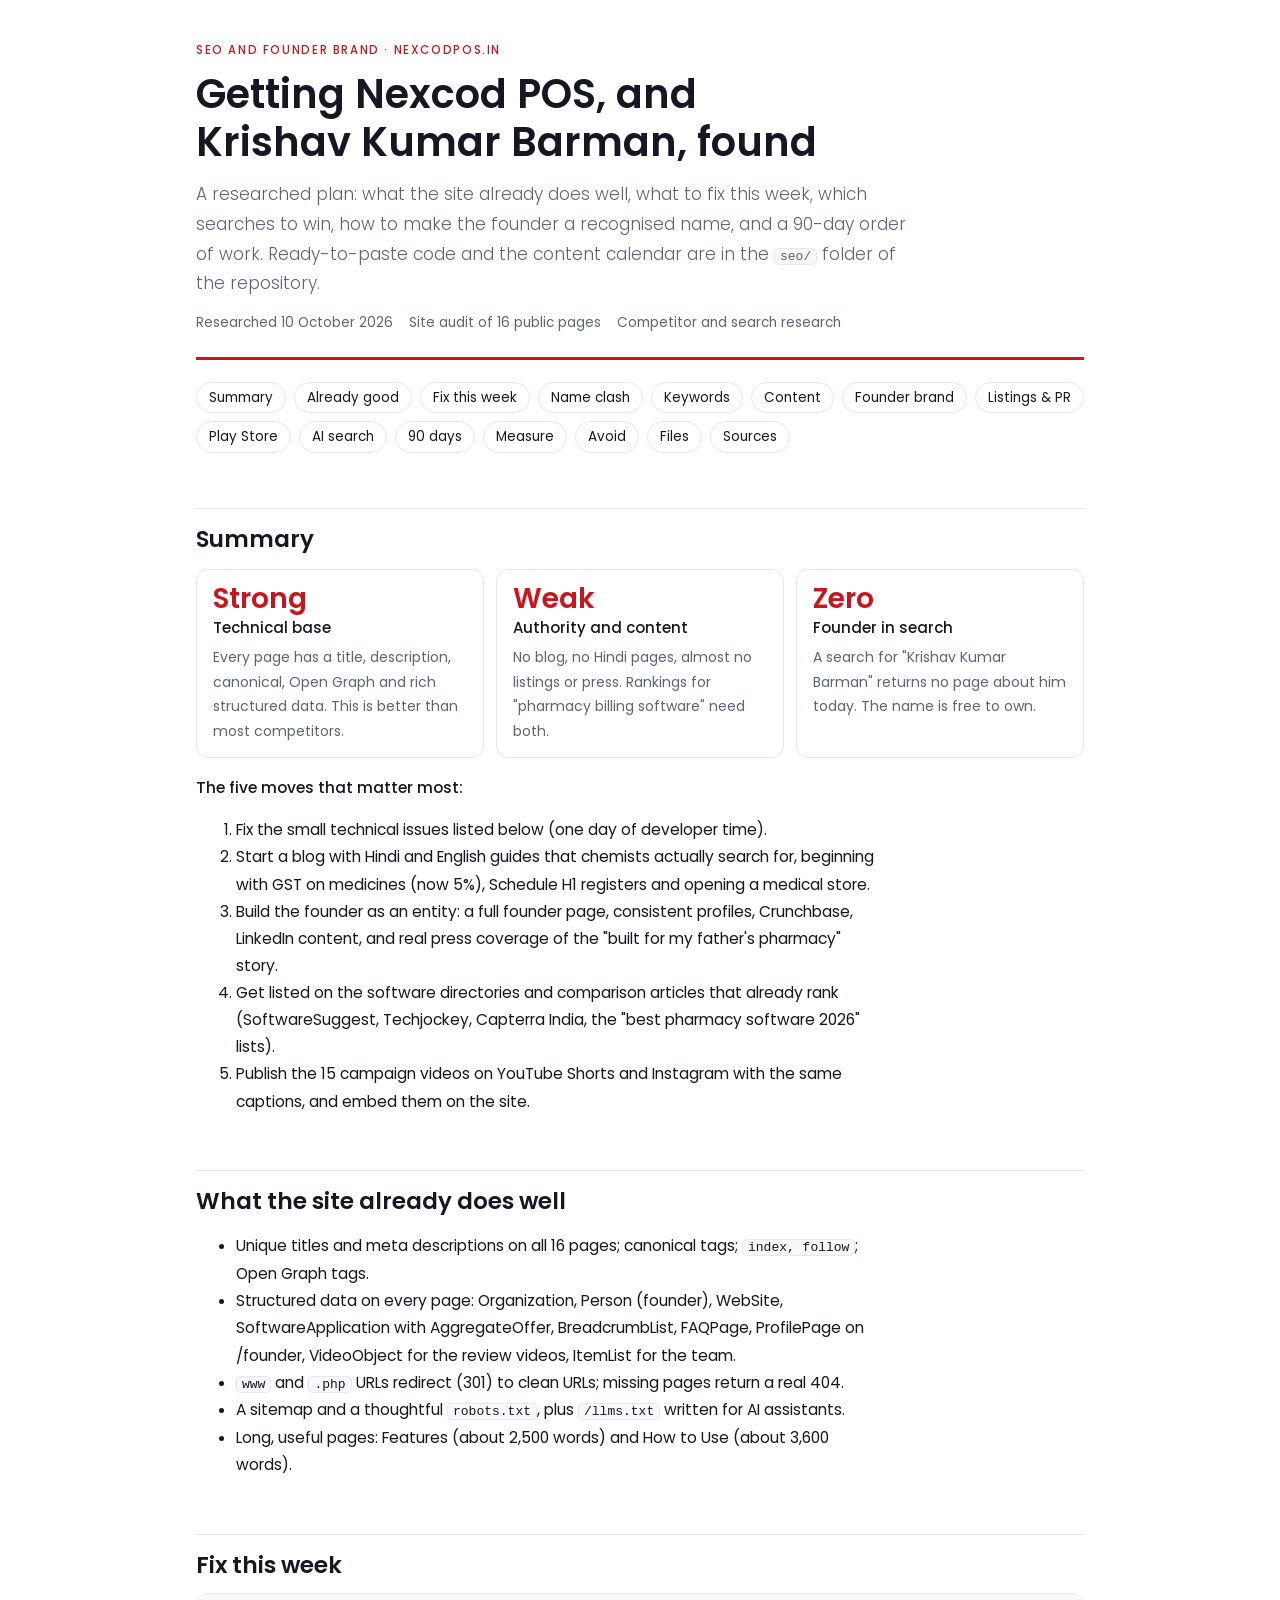
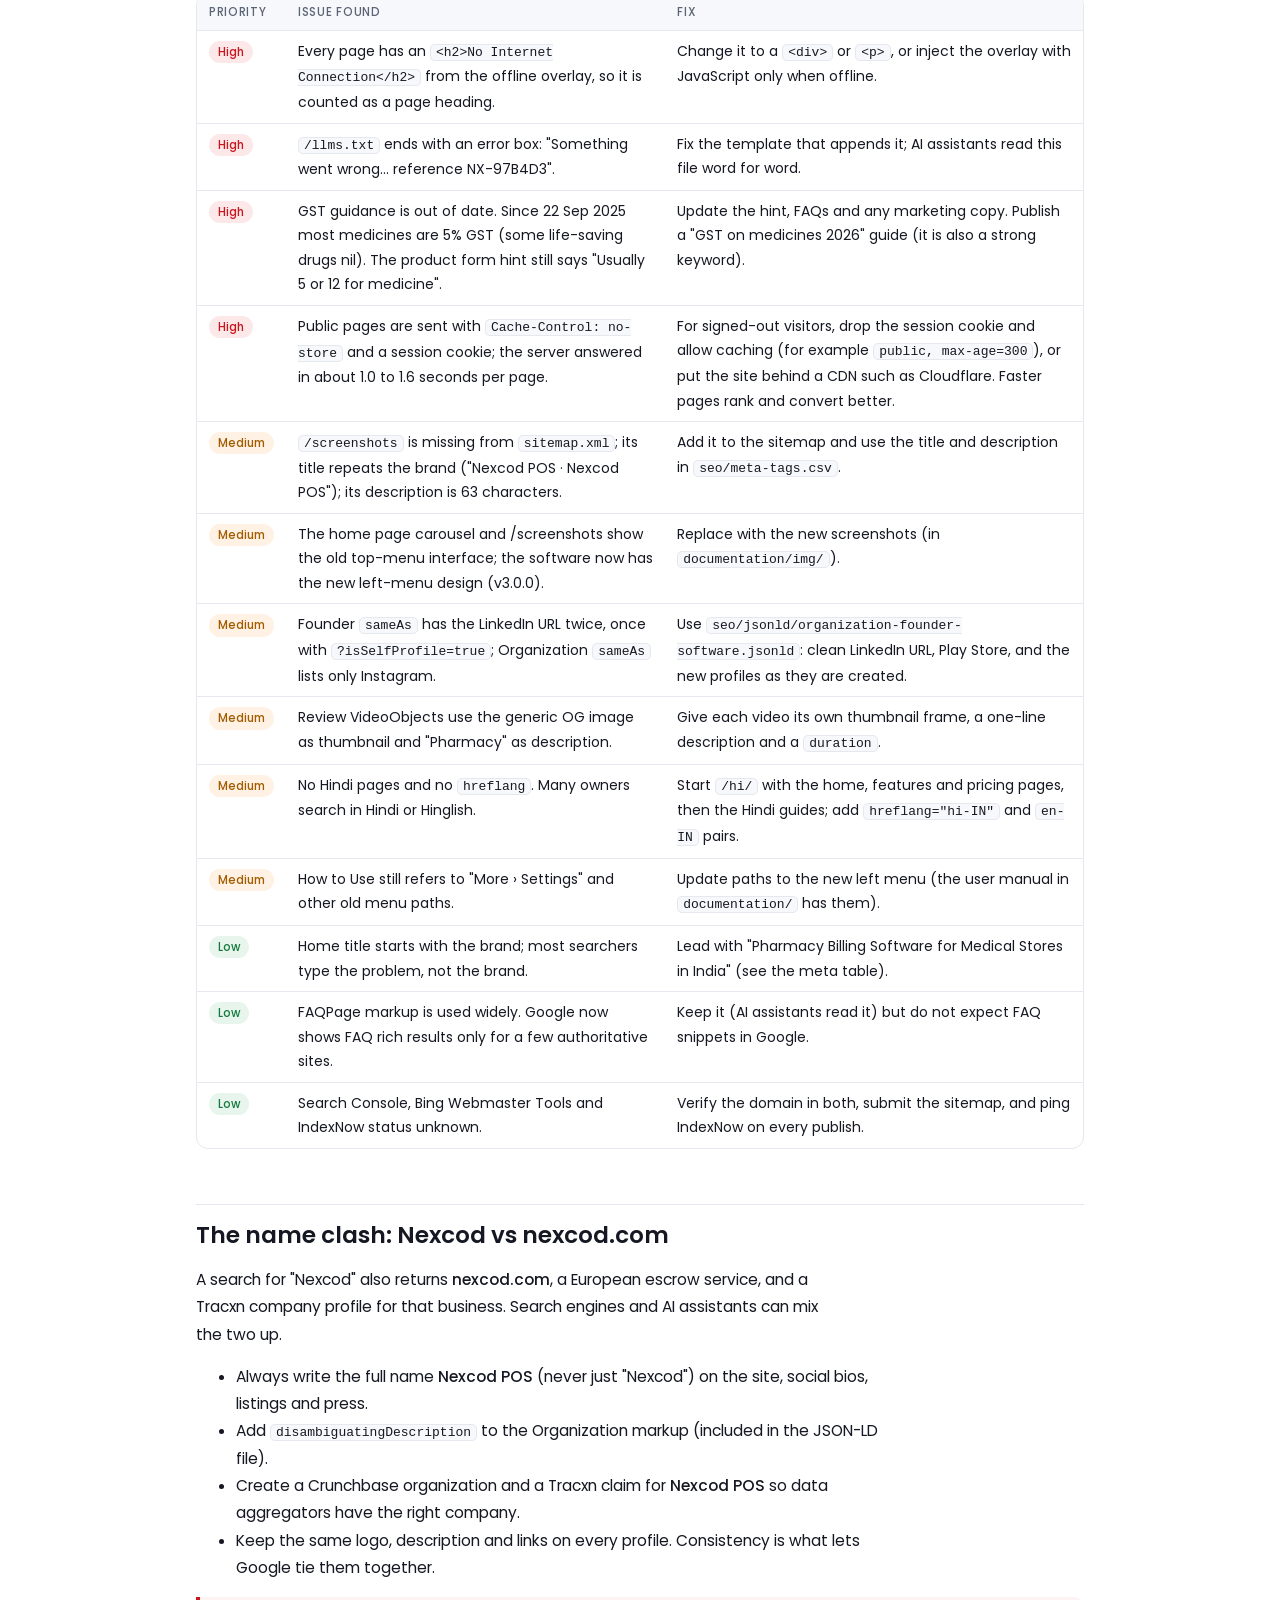
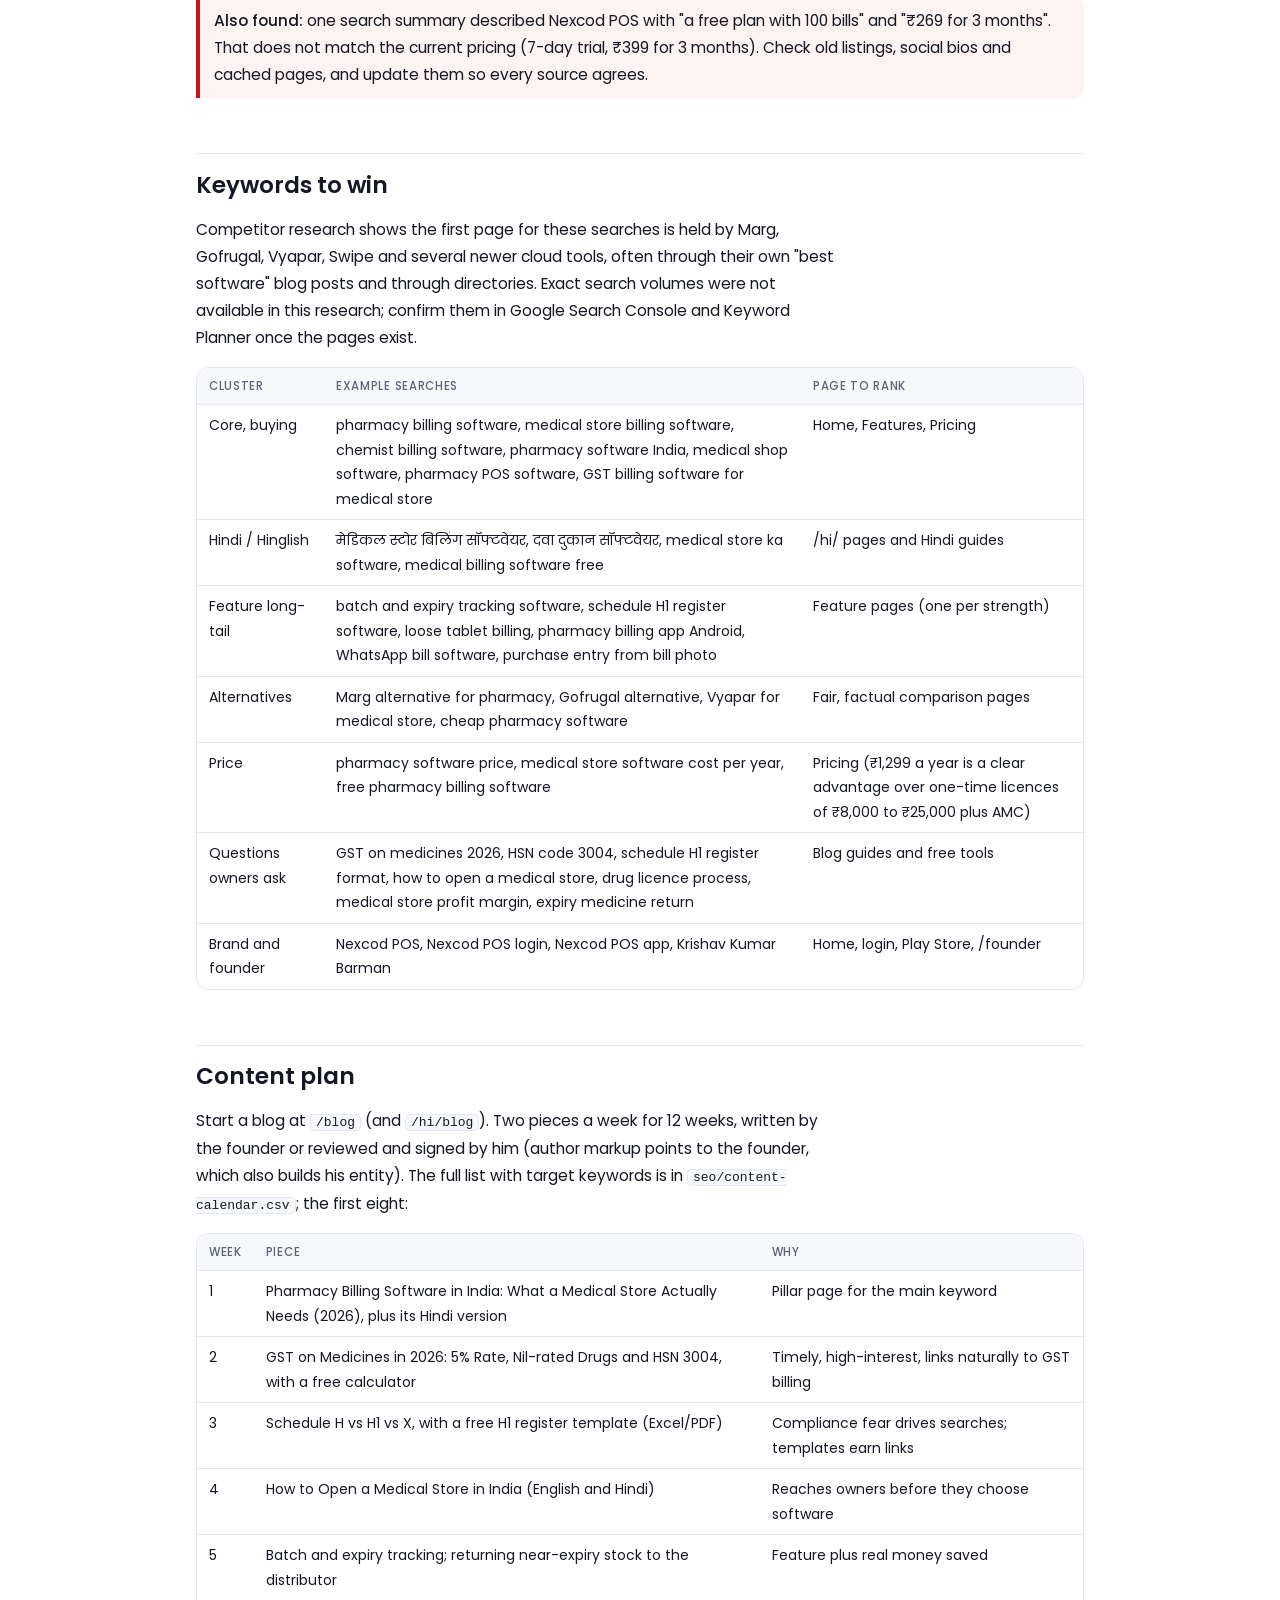
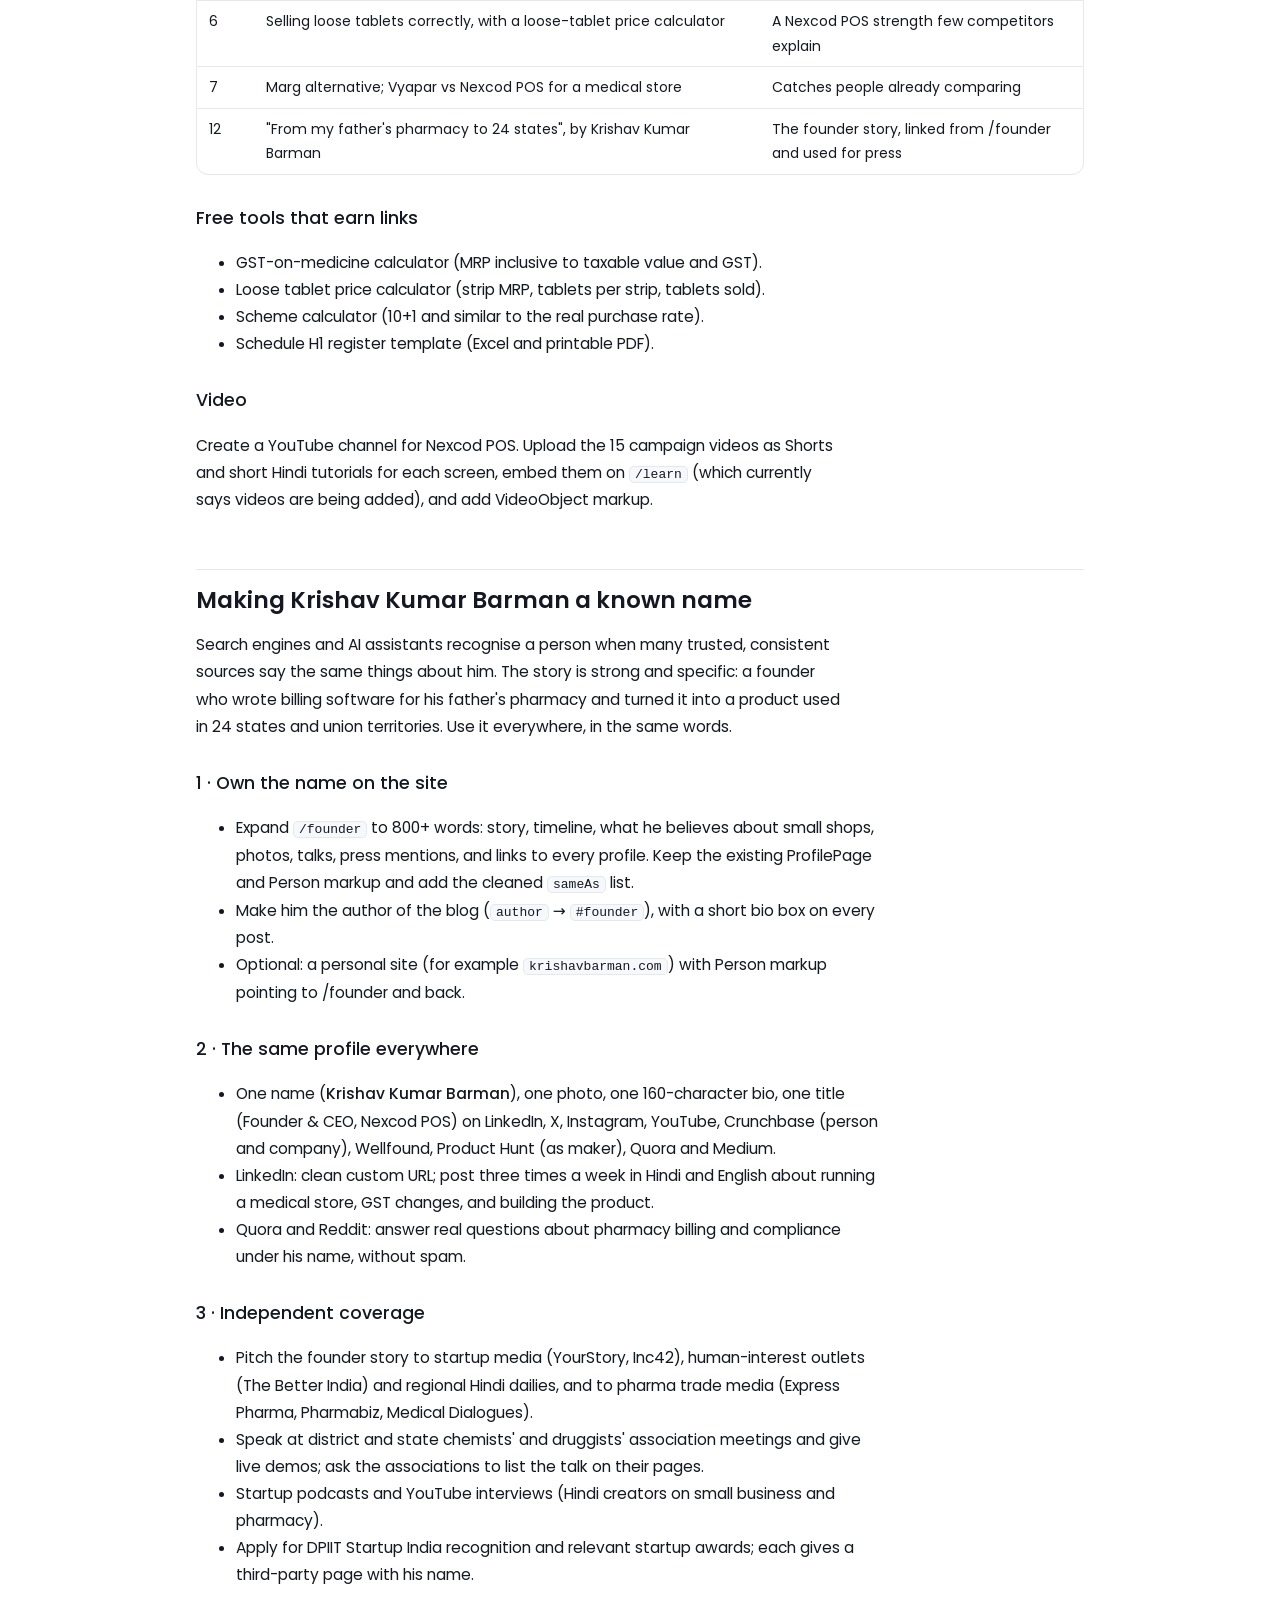
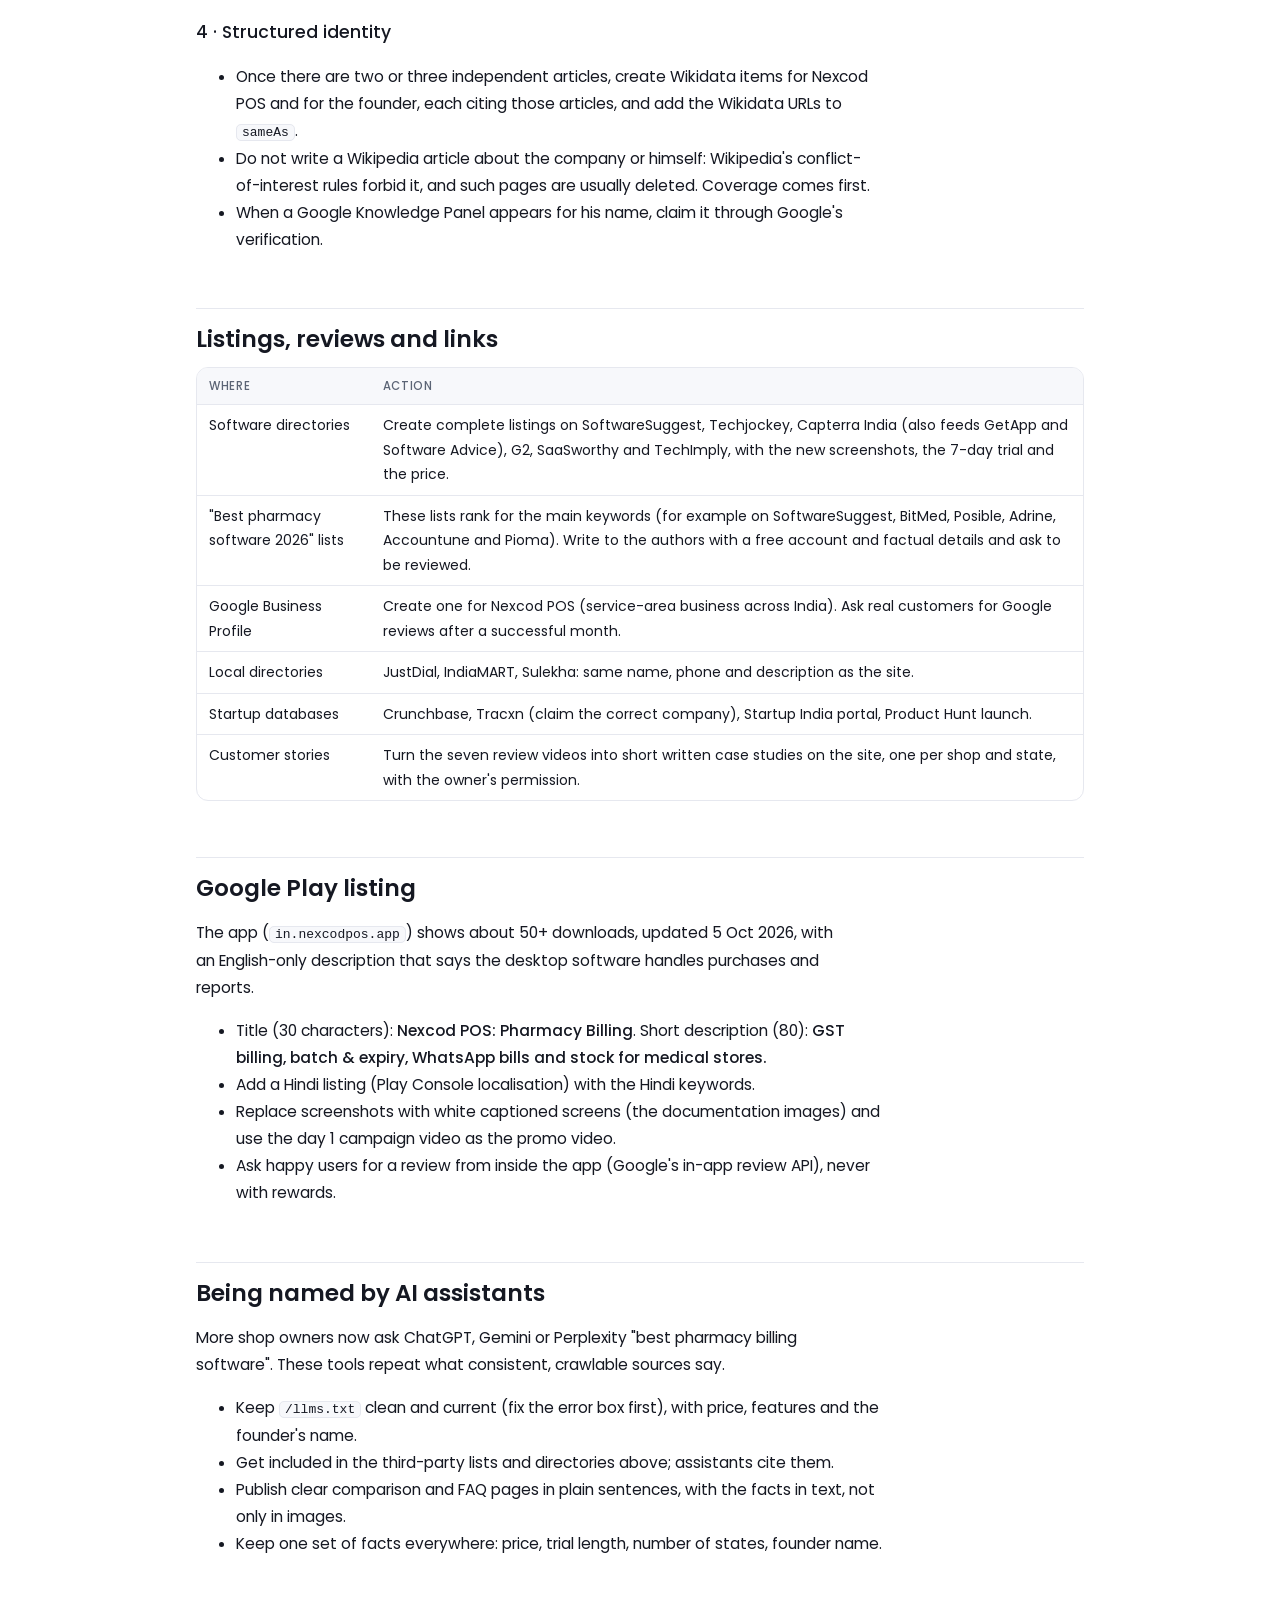
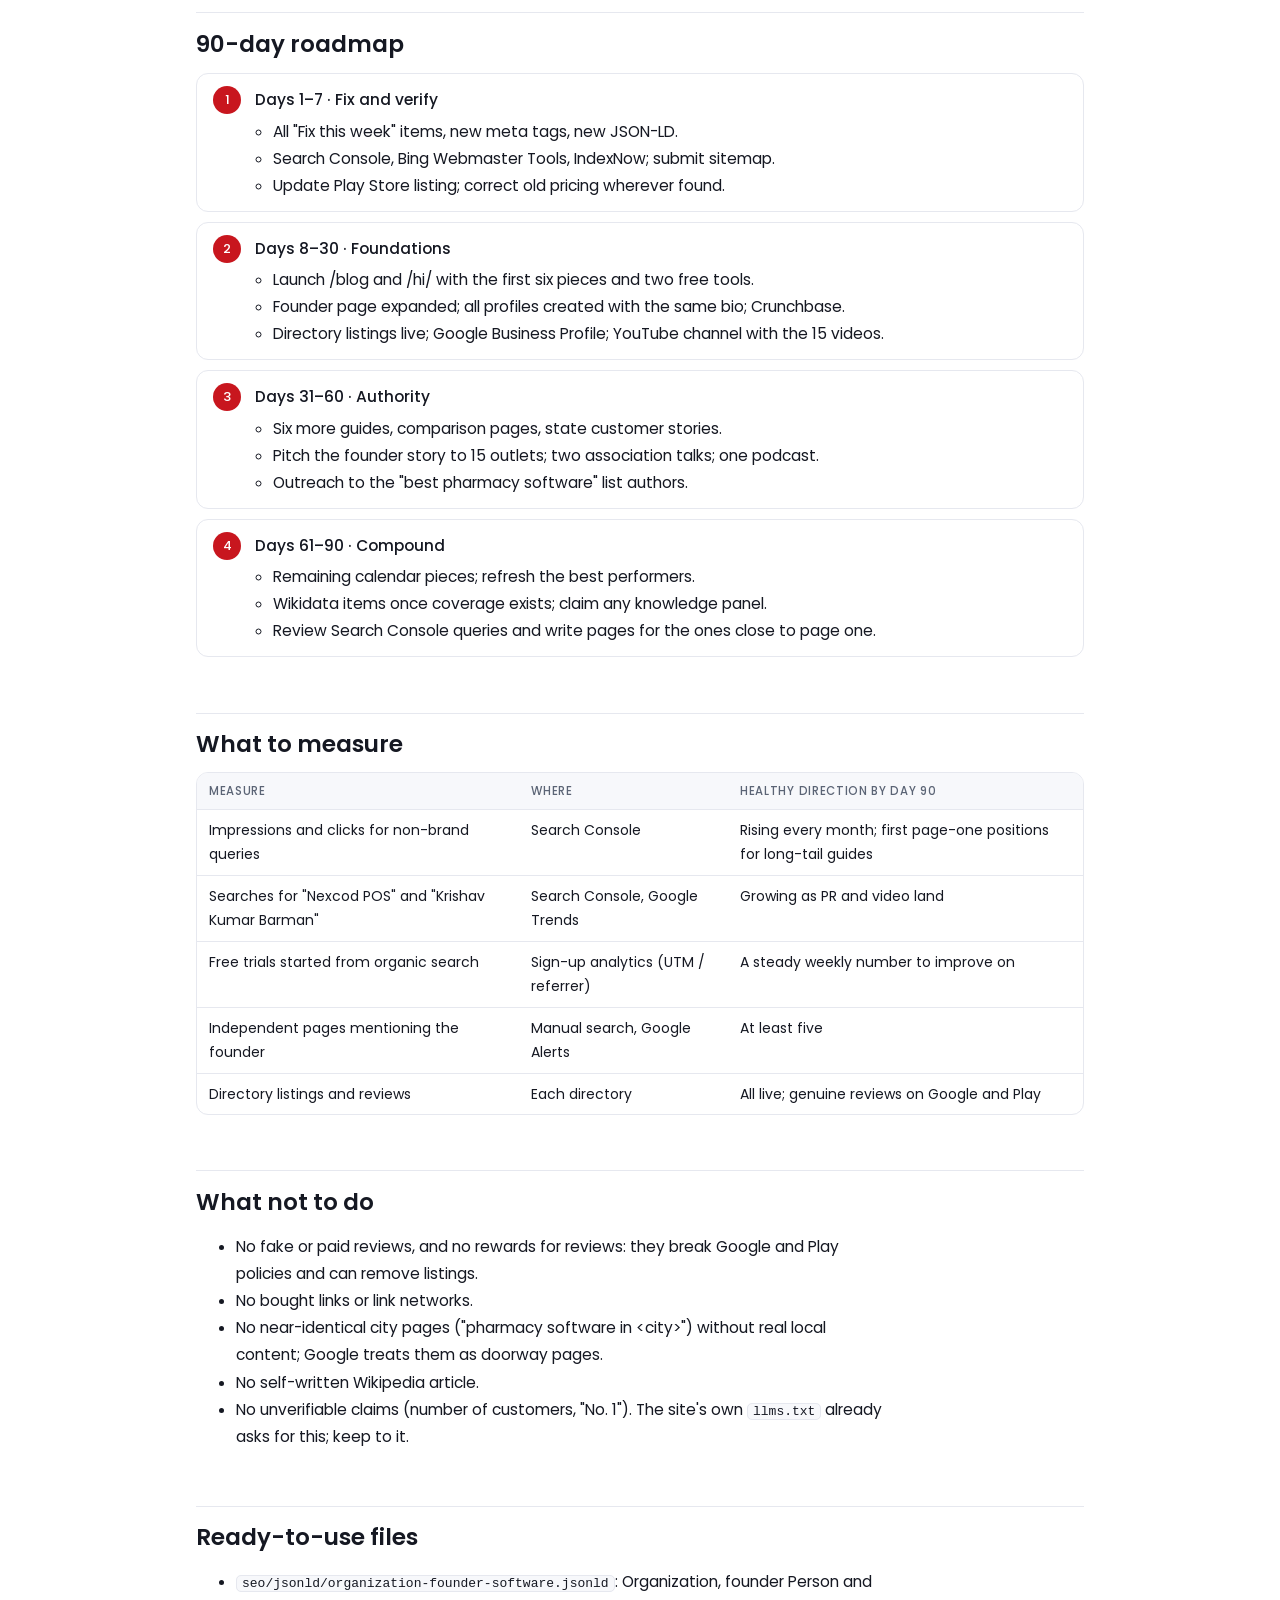
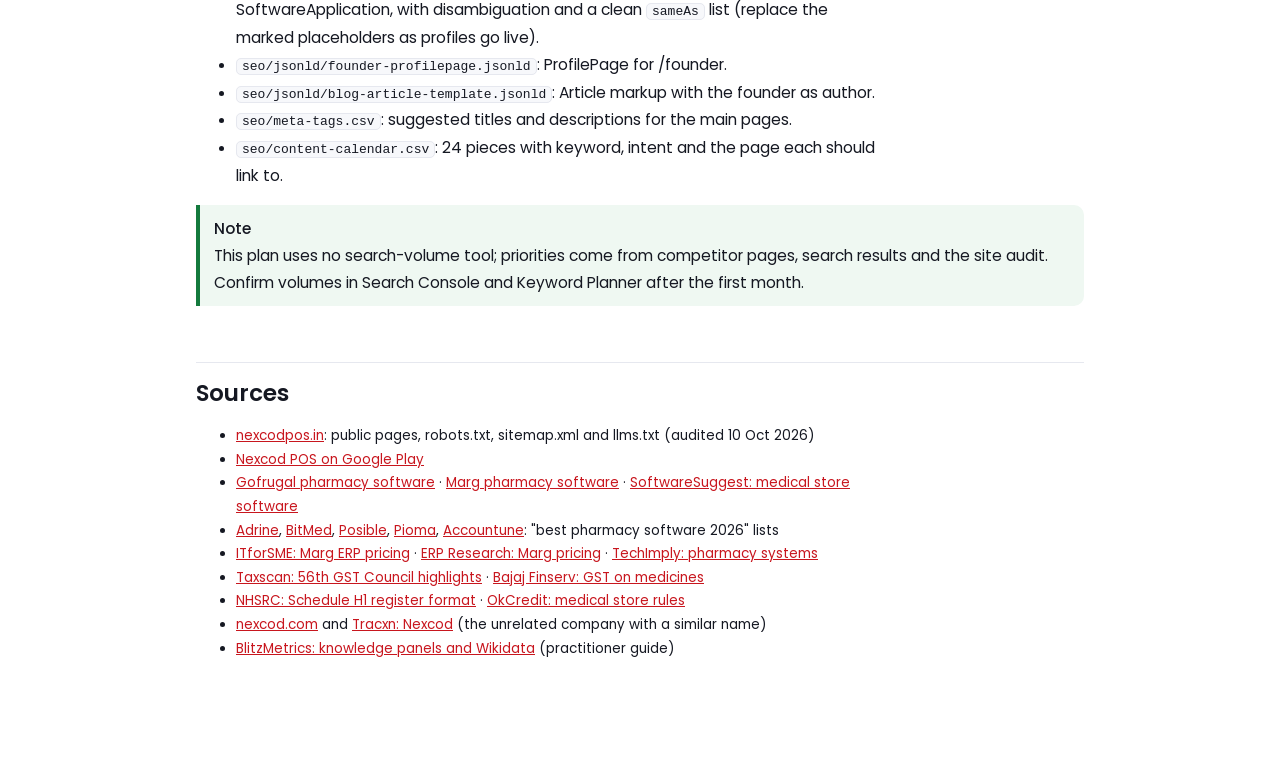
<file: seo/index.html>
<!doctype html><html lang="en"><head><meta charset="utf-8"><meta name="viewport" content="width=device-width,initial-scale=1">
<title>Nexcod POS SEO Plan</title>
<meta name="description" content="Researched SEO and founder-brand plan for nexcodpos.in, with fixes, keywords, content calendar, PR and a 90-day roadmap.">
<link rel="preconnect" href="https://fonts.googleapis.com">
<link rel="preconnect" href="https://fonts.gstatic.com" crossorigin>
<link href="https://fonts.googleapis.com/css2?family=Poppins:wght@300;400;500;600&display=swap" rel="stylesheet">
<style>
/* Layout: one reading column; numbered roadmap and priority chips encode order and urgency. White only, Poppins, medium weights. */
:root{--bg:#ffffff;--ink:#151822;--muted:#5b6475;--line:#e6e8ef;--soft:#f7f8fb;--red:#c8161e;--orange:#ea580c;--green:#147a3d;--amber:#a15c00;
  --f:"Poppins",system-ui,-apple-system,"Segoe UI",sans-serif}
html{color-scheme:light}
*{box-sizing:border-box}
body{margin:0;background:var(--bg);color:var(--ink);font-family:var(--f);font-size:15.5px;line-height:1.75;font-weight:400}
b,strong{font-weight:500}
.page{max-width:920px;margin:0 auto;padding-block:40px 110px;padding-inline:16px}
header{border-bottom:3px solid var(--red);padding-bottom:22px;margin-bottom:8px}
.eyebrow{font-size:11.5px;letter-spacing:.14em;text-transform:uppercase;color:var(--red);font-weight:500}
h1{font-size:clamp(28px,5vw,40px);line-height:1.2;font-weight:600;margin:.25em 0 .35em;text-wrap:balance}
h2{font-size:23px;line-height:1.3;font-weight:600;margin:2.4em 0 .5em;padding-top:.7em;border-top:1px solid var(--line);text-wrap:balance}
h3{font-size:17.5px;font-weight:500;margin:1.6em 0 .4em}
p,li{max-width:72ch}
.lead{font-size:17px;font-weight:300;color:var(--muted);margin:0}
.meta{display:flex;flex-wrap:wrap;gap:6px 16px;font-size:13.5px;color:var(--muted);margin-top:12px}
nav.toc{margin:22px 0 4px;display:flex;flex-wrap:wrap;gap:8px}
nav.toc a{font-size:13.5px;text-decoration:none;color:var(--ink);border:1px solid var(--line);border-radius:999px;padding:3px 12px;background:#fff}
nav.toc a:hover,nav.toc a:focus-visible{border-color:var(--red);color:var(--red);outline:none}
.grid{display:grid;grid-template-columns:repeat(auto-fit,minmax(250px,1fr));gap:12px;margin:14px 0}
.card{border:1px solid var(--line);border-radius:12px;padding:14px 16px;background:#fff;min-width:0}
.card h4{margin:0 0 4px;font-size:15px;font-weight:500}
.card p{margin:0;font-size:14px;color:var(--muted)}
.card .n{font-size:28px;font-weight:600;color:var(--red);line-height:1.1}
.tbl{overflow-x:auto;border:1px solid var(--line);border-radius:12px;margin:12px 0 20px}
table{border-collapse:collapse;width:100%;font-size:14px}
th,td{text-align:left;vertical-align:top;padding:8px 12px;border-bottom:1px solid var(--line)}
th{font-size:11.5px;letter-spacing:.06em;text-transform:uppercase;color:var(--muted);font-weight:500;background:var(--soft)}
tr:last-child td{border-bottom:0}
.chip{display:inline-block;font-size:11.5px;font-weight:500;border-radius:999px;padding:1px 9px;white-space:nowrap}
.p1{background:#fde8e9;color:var(--red)}.p2{background:#fff1e3;color:var(--amber)}.p3{background:#e8f5ec;color:var(--green)}
.note{border-left:4px solid var(--red);background:#fdf3f3;border-radius:0 10px 10px 0;padding:10px 14px;margin:16px 0}
.note.ok{border-left-color:var(--green);background:#eff8f2}
code{font-family:ui-monospace,Menlo,Consolas,monospace;font-size:13px;background:var(--soft);border:1px solid var(--line);border-radius:5px;padding:0 5px;overflow-wrap:anywhere}
ol.road{list-style:none;padding:0;margin:14px 0;counter-reset:r}
ol.road>li{counter-increment:r;position:relative;padding:12px 16px 12px 58px;border:1px solid var(--line);border-radius:12px;margin-bottom:10px;max-width:none}
ol.road>li::before{content:counter(r);position:absolute;left:16px;top:12px;width:28px;height:28px;border-radius:50%;background:var(--red);color:#fff;font-size:13px;font-weight:500;display:grid;place-items:center}
ol.road h4{margin:0 0 4px;font-size:15.5px;font-weight:500}
ol.road ul{margin:4px 0 0;padding-left:18px}
.src li{font-size:13.5px}
a{color:var(--red)}
@media (max-width:600px){th,td{padding:7px 9px}}
</style>
</head><body>

<div class="page">
<header>
  <div class="eyebrow">SEO and founder brand · nexcodpos.in</div>
  <h1>Getting Nexcod POS, and Krishav Kumar Barman, found</h1>
  <p class="lead">A researched plan: what the site already does well, what to fix this week, which searches to win, how to make the founder a recognised name, and a 90-day order of work. Ready-to-paste code and the content calendar are in the <code>seo/</code> folder of the repository.</p>
  <div class="meta"><span>Researched 10 October 2026</span><span>Site audit of 16 public pages</span><span>Competitor and search research</span></div>
</header>

<nav class="toc" aria-label="Sections">
<a href="#summary">Summary</a><a href="#good">Already good</a><a href="#fixes">Fix this week</a><a href="#name">Name clash</a><a href="#keywords">Keywords</a><a href="#content">Content</a><a href="#founder">Founder brand</a><a href="#offsite">Listings &amp; PR</a><a href="#aso">Play Store</a><a href="#ai">AI search</a><a href="#roadmap">90 days</a><a href="#kpi">Measure</a><a href="#avoid">Avoid</a><a href="#files">Files</a><a href="#sources">Sources</a>
</nav>

<section id="summary">
<h2>Summary</h2>
<div class="grid">
  <div class="card"><div class="n">Strong</div><h4>Technical base</h4><p>Every page has a title, description, canonical, Open Graph and rich structured data. This is better than most competitors.</p></div>
  <div class="card"><div class="n">Weak</div><h4>Authority and content</h4><p>No blog, no Hindi pages, almost no listings or press. Rankings for "pharmacy billing software" need both.</p></div>
  <div class="card"><div class="n">Zero</div><h4>Founder in search</h4><p>A search for "Krishav Kumar Barman" returns no page about him today. The name is free to own.</p></div>
</div>
<p><b>The five moves that matter most:</b></p>
<ol>
<li>Fix the small technical issues listed below (one day of developer time).</li>
<li>Start a blog with Hindi and English guides that chemists actually search for, beginning with GST on medicines (now 5%), Schedule H1 registers and opening a medical store.</li>
<li>Build the founder as an entity: a full founder page, consistent profiles, Crunchbase, LinkedIn content, and real press coverage of the "built for my father's pharmacy" story.</li>
<li>Get listed on the software directories and comparison articles that already rank (SoftwareSuggest, Techjockey, Capterra India, the "best pharmacy software 2026" lists).</li>
<li>Publish the 15 campaign videos on YouTube Shorts and Instagram with the same captions, and embed them on the site.</li>
</ol>
</section>

<section id="good">
<h2>What the site already does well</h2>
<ul>
<li>Unique titles and meta descriptions on all 16 pages; canonical tags; <code>index, follow</code>; Open Graph tags.</li>
<li>Structured data on every page: Organization, Person (founder), WebSite, SoftwareApplication with AggregateOffer, BreadcrumbList, FAQPage, ProfilePage on /founder, VideoObject for the review videos, ItemList for the team.</li>
<li><code>www</code> and <code>.php</code> URLs redirect (301) to clean URLs; missing pages return a real 404.</li>
<li>A sitemap and a thoughtful <code>robots.txt</code>, plus <code>/llms.txt</code> written for AI assistants.</li>
<li>Long, useful pages: Features (about 2,500 words) and How to Use (about 3,600 words).</li>
</ul>
</section>

<section id="fixes">
<h2>Fix this week</h2>
<div class="tbl"><table>
<thead><tr><th>Priority</th><th>Issue found</th><th>Fix</th></tr></thead>
<tbody>
<tr><td><span class="chip p1">High</span></td><td>Every page has an <code>&lt;h2&gt;No Internet Connection&lt;/h2&gt;</code> from the offline overlay, so it is counted as a page heading.</td><td>Change it to a <code>&lt;div&gt;</code> or <code>&lt;p&gt;</code>, or inject the overlay with JavaScript only when offline.</td></tr>
<tr><td><span class="chip p1">High</span></td><td><code>/llms.txt</code> ends with an error box: "Something went wrong... reference NX-97B4D3".</td><td>Fix the template that appends it; AI assistants read this file word for word.</td></tr>
<tr><td><span class="chip p1">High</span></td><td>GST guidance is out of date. Since 22 Sep 2025 most medicines are 5% GST (some life-saving drugs nil). The product form hint still says "Usually 5 or 12 for medicine".</td><td>Update the hint, FAQs and any marketing copy. Publish a "GST on medicines 2026" guide (it is also a strong keyword).</td></tr>
<tr><td><span class="chip p1">High</span></td><td>Public pages are sent with <code>Cache-Control: no-store</code> and a session cookie; the server answered in about 1.0 to 1.6 seconds per page.</td><td>For signed-out visitors, drop the session cookie and allow caching (for example <code>public, max-age=300</code>), or put the site behind a CDN such as Cloudflare. Faster pages rank and convert better.</td></tr>
<tr><td><span class="chip p2">Medium</span></td><td><code>/screenshots</code> is missing from <code>sitemap.xml</code>; its title repeats the brand ("Nexcod POS · Nexcod POS"); its description is 63 characters.</td><td>Add it to the sitemap and use the title and description in <code>seo/meta-tags.csv</code>.</td></tr>
<tr><td><span class="chip p2">Medium</span></td><td>The home page carousel and /screenshots show the old top-menu interface; the software now has the new left-menu design (v3.0.0).</td><td>Replace with the new screenshots (in <code>documentation/img/</code>).</td></tr>
<tr><td><span class="chip p2">Medium</span></td><td>Founder <code>sameAs</code> has the LinkedIn URL twice, once with <code>?isSelfProfile=true</code>; Organization <code>sameAs</code> lists only Instagram.</td><td>Use <code>seo/jsonld/organization-founder-software.jsonld</code>: clean LinkedIn URL, Play Store, and the new profiles as they are created.</td></tr>
<tr><td><span class="chip p2">Medium</span></td><td>Review VideoObjects use the generic OG image as thumbnail and "Pharmacy" as description.</td><td>Give each video its own thumbnail frame, a one-line description and a <code>duration</code>.</td></tr>
<tr><td><span class="chip p2">Medium</span></td><td>No Hindi pages and no <code>hreflang</code>. Many owners search in Hindi or Hinglish.</td><td>Start <code>/hi/</code> with the home, features and pricing pages, then the Hindi guides; add <code>hreflang="hi-IN"</code> and <code>en-IN</code> pairs.</td></tr>
<tr><td><span class="chip p2">Medium</span></td><td>How to Use still refers to "More › Settings" and other old menu paths.</td><td>Update paths to the new left menu (the user manual in <code>documentation/</code> has them).</td></tr>
<tr><td><span class="chip p3">Low</span></td><td>Home title starts with the brand; most searchers type the problem, not the brand.</td><td>Lead with "Pharmacy Billing Software for Medical Stores in India" (see the meta table).</td></tr>
<tr><td><span class="chip p3">Low</span></td><td>FAQPage markup is used widely. Google now shows FAQ rich results only for a few authoritative sites.</td><td>Keep it (AI assistants read it) but do not expect FAQ snippets in Google.</td></tr>
<tr><td><span class="chip p3">Low</span></td><td>Search Console, Bing Webmaster Tools and IndexNow status unknown.</td><td>Verify the domain in both, submit the sitemap, and ping IndexNow on every publish.</td></tr>
</tbody></table></div>
</section>

<section id="name">
<h2>The name clash: Nexcod vs nexcod.com</h2>
<p>A search for "Nexcod" also returns <b>nexcod.com</b>, a European escrow service, and a Tracxn company profile for that business. Search engines and AI assistants can mix the two up.</p>
<ul>
<li>Always write the full name <b>Nexcod POS</b> (never just "Nexcod") on the site, social bios, listings and press.</li>
<li>Add <code>disambiguatingDescription</code> to the Organization markup (included in the JSON-LD file).</li>
<li>Create a Crunchbase organization and a Tracxn claim for <b>Nexcod POS</b> so data aggregators have the right company.</li>
<li>Keep the same logo, description and links on every profile. Consistency is what lets Google tie them together.</li>
</ul>
<div class="note"><b>Also found:</b> one search summary described Nexcod POS with "a free plan with 100 bills" and "₹269 for 3 months". That does not match the current pricing (7-day trial, ₹399 for 3 months). Check old listings, social bios and cached pages, and update them so every source agrees.</div>
</section>

<section id="keywords">
<h2>Keywords to win</h2>
<p>Competitor research shows the first page for these searches is held by Marg, Gofrugal, Vyapar, Swipe and several newer cloud tools, often through their own "best software" blog posts and through directories. Exact search volumes were not available in this research; confirm them in Google Search Console and Keyword Planner once the pages exist.</p>
<div class="tbl"><table>
<thead><tr><th>Cluster</th><th>Example searches</th><th>Page to rank</th></tr></thead>
<tbody>
<tr><td>Core, buying</td><td>pharmacy billing software, medical store billing software, chemist billing software, pharmacy software India, medical shop software, pharmacy POS software, GST billing software for medical store</td><td>Home, Features, Pricing</td></tr>
<tr><td>Hindi / Hinglish</td><td>मेडिकल स्टोर बिलिंग सॉफ्टवेयर, दवा दुकान सॉफ्टवेयर, medical store ka software, medical billing software free</td><td>/hi/ pages and Hindi guides</td></tr>
<tr><td>Feature long-tail</td><td>batch and expiry tracking software, schedule H1 register software, loose tablet billing, pharmacy billing app Android, WhatsApp bill software, purchase entry from bill photo</td><td>Feature pages (one per strength)</td></tr>
<tr><td>Alternatives</td><td>Marg alternative for pharmacy, Gofrugal alternative, Vyapar for medical store, cheap pharmacy software</td><td>Fair, factual comparison pages</td></tr>
<tr><td>Price</td><td>pharmacy software price, medical store software cost per year, free pharmacy billing software</td><td>Pricing (₹1,299 a year is a clear advantage over one-time licences of ₹8,000 to ₹25,000 plus AMC)</td></tr>
<tr><td>Questions owners ask</td><td>GST on medicines 2026, HSN code 3004, schedule H1 register format, how to open a medical store, drug licence process, medical store profit margin, expiry medicine return</td><td>Blog guides and free tools</td></tr>
<tr><td>Brand and founder</td><td>Nexcod POS, Nexcod POS login, Nexcod POS app, Krishav Kumar Barman</td><td>Home, login, Play Store, /founder</td></tr>
</tbody></table></div>
</section>

<section id="content">
<h2>Content plan</h2>
<p>Start a blog at <code>/blog</code> (and <code>/hi/blog</code>). Two pieces a week for 12 weeks, written by the founder or reviewed and signed by him (author markup points to the founder, which also builds his entity). The full list with target keywords is in <code>seo/content-calendar.csv</code>; the first eight:</p>
<div class="tbl"><table>
<thead><tr><th>Week</th><th>Piece</th><th>Why</th></tr></thead>
<tbody>
<tr><td>1</td><td>Pharmacy Billing Software in India: What a Medical Store Actually Needs (2026), plus its Hindi version</td><td>Pillar page for the main keyword</td></tr>
<tr><td>2</td><td>GST on Medicines in 2026: 5% Rate, Nil-rated Drugs and HSN 3004, with a free calculator</td><td>Timely, high-interest, links naturally to GST billing</td></tr>
<tr><td>3</td><td>Schedule H vs H1 vs X, with a free H1 register template (Excel/PDF)</td><td>Compliance fear drives searches; templates earn links</td></tr>
<tr><td>4</td><td>How to Open a Medical Store in India (English and Hindi)</td><td>Reaches owners before they choose software</td></tr>
<tr><td>5</td><td>Batch and expiry tracking; returning near-expiry stock to the distributor</td><td>Feature plus real money saved</td></tr>
<tr><td>6</td><td>Selling loose tablets correctly, with a loose-tablet price calculator</td><td>A Nexcod POS strength few competitors explain</td></tr>
<tr><td>7</td><td>Marg alternative; Vyapar vs Nexcod POS for a medical store</td><td>Catches people already comparing</td></tr>
<tr><td>12</td><td>"From my father's pharmacy to 24 states", by Krishav Kumar Barman</td><td>The founder story, linked from /founder and used for press</td></tr>
</tbody></table></div>
<h3>Free tools that earn links</h3>
<ul>
<li>GST-on-medicine calculator (MRP inclusive to taxable value and GST).</li>
<li>Loose tablet price calculator (strip MRP, tablets per strip, tablets sold).</li>
<li>Scheme calculator (10+1 and similar to the real purchase rate).</li>
<li>Schedule H1 register template (Excel and printable PDF).</li>
</ul>
<h3>Video</h3>
<p>Create a YouTube channel for Nexcod POS. Upload the 15 campaign videos as Shorts and short Hindi tutorials for each screen, embed them on <code>/learn</code> (which currently says videos are being added), and add VideoObject markup.</p>
</section>

<section id="founder">
<h2>Making Krishav Kumar Barman a known name</h2>
<p>Search engines and AI assistants recognise a person when many trusted, consistent sources say the same things about him. The story is strong and specific: a founder who wrote billing software for his father's pharmacy and turned it into a product used in 24 states and union territories. Use it everywhere, in the same words.</p>
<h3>1 · Own the name on the site</h3>
<ul>
<li>Expand <code>/founder</code> to 800+ words: story, timeline, what he believes about small shops, photos, talks, press mentions, and links to every profile. Keep the existing ProfilePage and Person markup and add the cleaned <code>sameAs</code> list.</li>
<li>Make him the author of the blog (<code>author</code> → <code>#founder</code>), with a short bio box on every post.</li>
<li>Optional: a personal site (for example <code>krishavbarman.com</code>) with Person markup pointing to /founder and back.</li>
</ul>
<h3>2 · The same profile everywhere</h3>
<ul>
<li>One name (<b>Krishav Kumar Barman</b>), one photo, one 160-character bio, one title (Founder & CEO, Nexcod POS) on LinkedIn, X, Instagram, YouTube, Crunchbase (person and company), Wellfound, Product Hunt (as maker), Quora and Medium.</li>
<li>LinkedIn: clean custom URL; post three times a week in Hindi and English about running a medical store, GST changes, and building the product.</li>
<li>Quora and Reddit: answer real questions about pharmacy billing and compliance under his name, without spam.</li>
</ul>
<h3>3 · Independent coverage</h3>
<ul>
<li>Pitch the founder story to startup media (YourStory, Inc42), human-interest outlets (The Better India) and regional Hindi dailies, and to pharma trade media (Express Pharma, Pharmabiz, Medical Dialogues).</li>
<li>Speak at district and state chemists' and druggists' association meetings and give live demos; ask the associations to list the talk on their pages.</li>
<li>Startup podcasts and YouTube interviews (Hindi creators on small business and pharmacy).</li>
<li>Apply for DPIIT Startup India recognition and relevant startup awards; each gives a third-party page with his name.</li>
</ul>
<h3>4 · Structured identity</h3>
<ul>
<li>Once there are two or three independent articles, create Wikidata items for Nexcod POS and for the founder, each citing those articles, and add the Wikidata URLs to <code>sameAs</code>.</li>
<li>Do not write a Wikipedia article about the company or himself: Wikipedia's conflict-of-interest rules forbid it, and such pages are usually deleted. Coverage comes first.</li>
<li>When a Google Knowledge Panel appears for his name, claim it through Google's verification.</li>
</ul>
</section>

<section id="offsite">
<h2>Listings, reviews and links</h2>
<div class="tbl"><table>
<thead><tr><th>Where</th><th>Action</th></tr></thead>
<tbody>
<tr><td>Software directories</td><td class="wrap">Create complete listings on SoftwareSuggest, Techjockey, Capterra India (also feeds GetApp and Software Advice), G2, SaaSworthy and TechImply, with the new screenshots, the 7-day trial and the price.</td></tr>
<tr><td>"Best pharmacy software 2026" lists</td><td class="wrap">These lists rank for the main keywords (for example on SoftwareSuggest, BitMed, Posible, Adrine, Accountune and Pioma). Write to the authors with a free account and factual details and ask to be reviewed.</td></tr>
<tr><td>Google Business Profile</td><td class="wrap">Create one for Nexcod POS (service-area business across India). Ask real customers for Google reviews after a successful month.</td></tr>
<tr><td>Local directories</td><td class="wrap">JustDial, IndiaMART, Sulekha: same name, phone and description as the site.</td></tr>
<tr><td>Startup databases</td><td class="wrap">Crunchbase, Tracxn (claim the correct company), Startup India portal, Product Hunt launch.</td></tr>
<tr><td>Customer stories</td><td class="wrap">Turn the seven review videos into short written case studies on the site, one per shop and state, with the owner's permission.</td></tr>
</tbody></table></div>
</section>

<section id="aso">
<h2>Google Play listing</h2>
<p>The app (<code>in.nexcodpos.app</code>) shows about 50+ downloads, updated 5 Oct 2026, with an English-only description that says the desktop software handles purchases and reports.</p>
<ul>
<li>Title (30 characters): <b>Nexcod POS: Pharmacy Billing</b>. Short description (80): <b>GST billing, batch & expiry, WhatsApp bills and stock for medical stores.</b></li>
<li>Add a Hindi listing (Play Console localisation) with the Hindi keywords.</li>
<li>Replace screenshots with white captioned screens (the documentation images) and use the day 1 campaign video as the promo video.</li>
<li>Ask happy users for a review from inside the app (Google's in-app review API), never with rewards.</li>
</ul>
</section>

<section id="ai">
<h2>Being named by AI assistants</h2>
<p>More shop owners now ask ChatGPT, Gemini or Perplexity "best pharmacy billing software". These tools repeat what consistent, crawlable sources say.</p>
<ul>
<li>Keep <code>/llms.txt</code> clean and current (fix the error box first), with price, features and the founder's name.</li>
<li>Get included in the third-party lists and directories above; assistants cite them.</li>
<li>Publish clear comparison and FAQ pages in plain sentences, with the facts in text, not only in images.</li>
<li>Keep one set of facts everywhere: price, trial length, number of states, founder name.</li>
</ul>
</section>

<section id="roadmap">
<h2>90-day roadmap</h2>
<ol class="road">
<li><h4>Days 1–7 · Fix and verify</h4><ul><li>All "Fix this week" items, new meta tags, new JSON-LD.</li><li>Search Console, Bing Webmaster Tools, IndexNow; submit sitemap.</li><li>Update Play Store listing; correct old pricing wherever found.</li></ul></li>
<li><h4>Days 8–30 · Foundations</h4><ul><li>Launch /blog and /hi/ with the first six pieces and two free tools.</li><li>Founder page expanded; all profiles created with the same bio; Crunchbase.</li><li>Directory listings live; Google Business Profile; YouTube channel with the 15 videos.</li></ul></li>
<li><h4>Days 31–60 · Authority</h4><ul><li>Six more guides, comparison pages, state customer stories.</li><li>Pitch the founder story to 15 outlets; two association talks; one podcast.</li><li>Outreach to the "best pharmacy software" list authors.</li></ul></li>
<li><h4>Days 61–90 · Compound</h4><ul><li>Remaining calendar pieces; refresh the best performers.</li><li>Wikidata items once coverage exists; claim any knowledge panel.</li><li>Review Search Console queries and write pages for the ones close to page one.</li></ul></li>
</ol>
</section>

<section id="kpi">
<h2>What to measure</h2>
<div class="tbl"><table>
<thead><tr><th>Measure</th><th>Where</th><th>Healthy direction by day 90</th></tr></thead>
<tbody>
<tr><td>Impressions and clicks for non-brand queries</td><td>Search Console</td><td>Rising every month; first page-one positions for long-tail guides</td></tr>
<tr><td>Searches for "Nexcod POS" and "Krishav Kumar Barman"</td><td>Search Console, Google Trends</td><td>Growing as PR and video land</td></tr>
<tr><td>Free trials started from organic search</td><td>Sign-up analytics (UTM / referrer)</td><td>A steady weekly number to improve on</td></tr>
<tr><td>Independent pages mentioning the founder</td><td>Manual search, Google Alerts</td><td>At least five</td></tr>
<tr><td>Directory listings and reviews</td><td>Each directory</td><td>All live; genuine reviews on Google and Play</td></tr>
</tbody></table></div>
</section>

<section id="avoid">
<h2>What not to do</h2>
<ul>
<li>No fake or paid reviews, and no rewards for reviews: they break Google and Play policies and can remove listings.</li>
<li>No bought links or link networks.</li>
<li>No near-identical city pages ("pharmacy software in &lt;city&gt;") without real local content; Google treats them as doorway pages.</li>
<li>No self-written Wikipedia article.</li>
<li>No unverifiable claims (number of customers, "No. 1"). The site's own <code>llms.txt</code> already asks for this; keep to it.</li>
</ul>
</section>

<section id="files">
<h2>Ready-to-use files</h2>
<ul>
<li><code>seo/jsonld/organization-founder-software.jsonld</code>: Organization, founder Person and SoftwareApplication, with disambiguation and a clean <code>sameAs</code> list (replace the marked placeholders as profiles go live).</li>
<li><code>seo/jsonld/founder-profilepage.jsonld</code>: ProfilePage for /founder.</li>
<li><code>seo/jsonld/blog-article-template.jsonld</code>: Article markup with the founder as author.</li>
<li><code>seo/meta-tags.csv</code>: suggested titles and descriptions for the main pages.</li>
<li><code>seo/content-calendar.csv</code>: 24 pieces with keyword, intent and the page each should link to.</li>
</ul>
<div class="note ok"><b>Note</b><br>This plan uses no search-volume tool; priorities come from competitor pages, search results and the site audit. Confirm volumes in Search Console and Keyword Planner after the first month.</div>
</section>

<section id="sources">
<h2>Sources</h2>
<ul class="src">
<li><a href="https://nexcodpos.in/">nexcodpos.in</a>: public pages, robots.txt, sitemap.xml and llms.txt (audited 10 Oct 2026)</li>
<li><a href="https://play.google.com/store/apps/details?id=in.nexcodpos.app">Nexcod POS on Google Play</a></li>
<li><a href="https://www.gofrugal.com/retail/pharmacy-software/">Gofrugal pharmacy software</a> · <a href="https://margcompusoft.com/retail/pharmacy_software.html">Marg pharmacy software</a> · <a href="https://www.softwaresuggest.com/medical-store-software">SoftwareSuggest: medical store software</a></li>
<li><a href="https://www.adrine.in/blog/best-pharmacy-software-india">Adrine</a>, <a href="https://www.bitmed.in/blogs/top-10-pharmacy-software-india">BitMed</a>, <a href="https://posible.in/blog/best-pharmacy-pos-software-india.html">Posible</a>, <a href="https://www.pioma.in/post/pharmacy-billing-software-in-india-buyer-s-guide-2026">Pioma</a>, <a href="https://accountune.com/best-billing-software-medical-store-india">Accountune</a>: "best pharmacy software 2026" lists</li>
<li><a href="https://itforsme.in/pricing/marg-erp-india">ITforSME: Marg ERP pricing</a> · <a href="https://www.erpresearch.com/pricing/marg-erp">ERP Research: Marg pricing</a> · <a href="https://www.techimply.com/blog/pharmacy-management-system">TechImply: pharmacy systems</a></li>
<li><a href="https://www.taxscan.in/top-stories/key-highlights-of-the-56th-gst-council-meeting-rate-rationalization-trade-facilitation-1432230">Taxscan: 56th GST Council highlights</a> · <a href="https://www.bajajfinserv.in/gst-on-medicines">Bajaj Finserv: GST on medicines</a></li>
<li><a href="https://www.nhsrcindia.org/sites/default/files/2021-07/Attachment%20A%2C%20Schedule%20H1%20register%20and%20NDPS%20Forms.pdf">NHSRC: Schedule H1 register format</a> · <a href="https://okcredit.in/blog/dos-and-donts-for-medical-store-owners/">OkCredit: medical store rules</a></li>
<li><a href="https://www.nexcod.com/en">nexcod.com</a> and <a href="https://tracxn.com/d/companies/nexcod/__FuieEBIZVm5Kvmbp5ur7-9myMKqJwVBM1A9wIWS7610">Tracxn: Nexcod</a> (the unrelated company with a similar name)</li>
<li><a href="https://blitzmetrics.com/mastering-the-google-knowledge-graph-a-complete-guide">BlitzMetrics: knowledge panels and Wikidata</a> (practitioner guide)</li>
</ul>
</section>
</div>
</body></html>
</file>
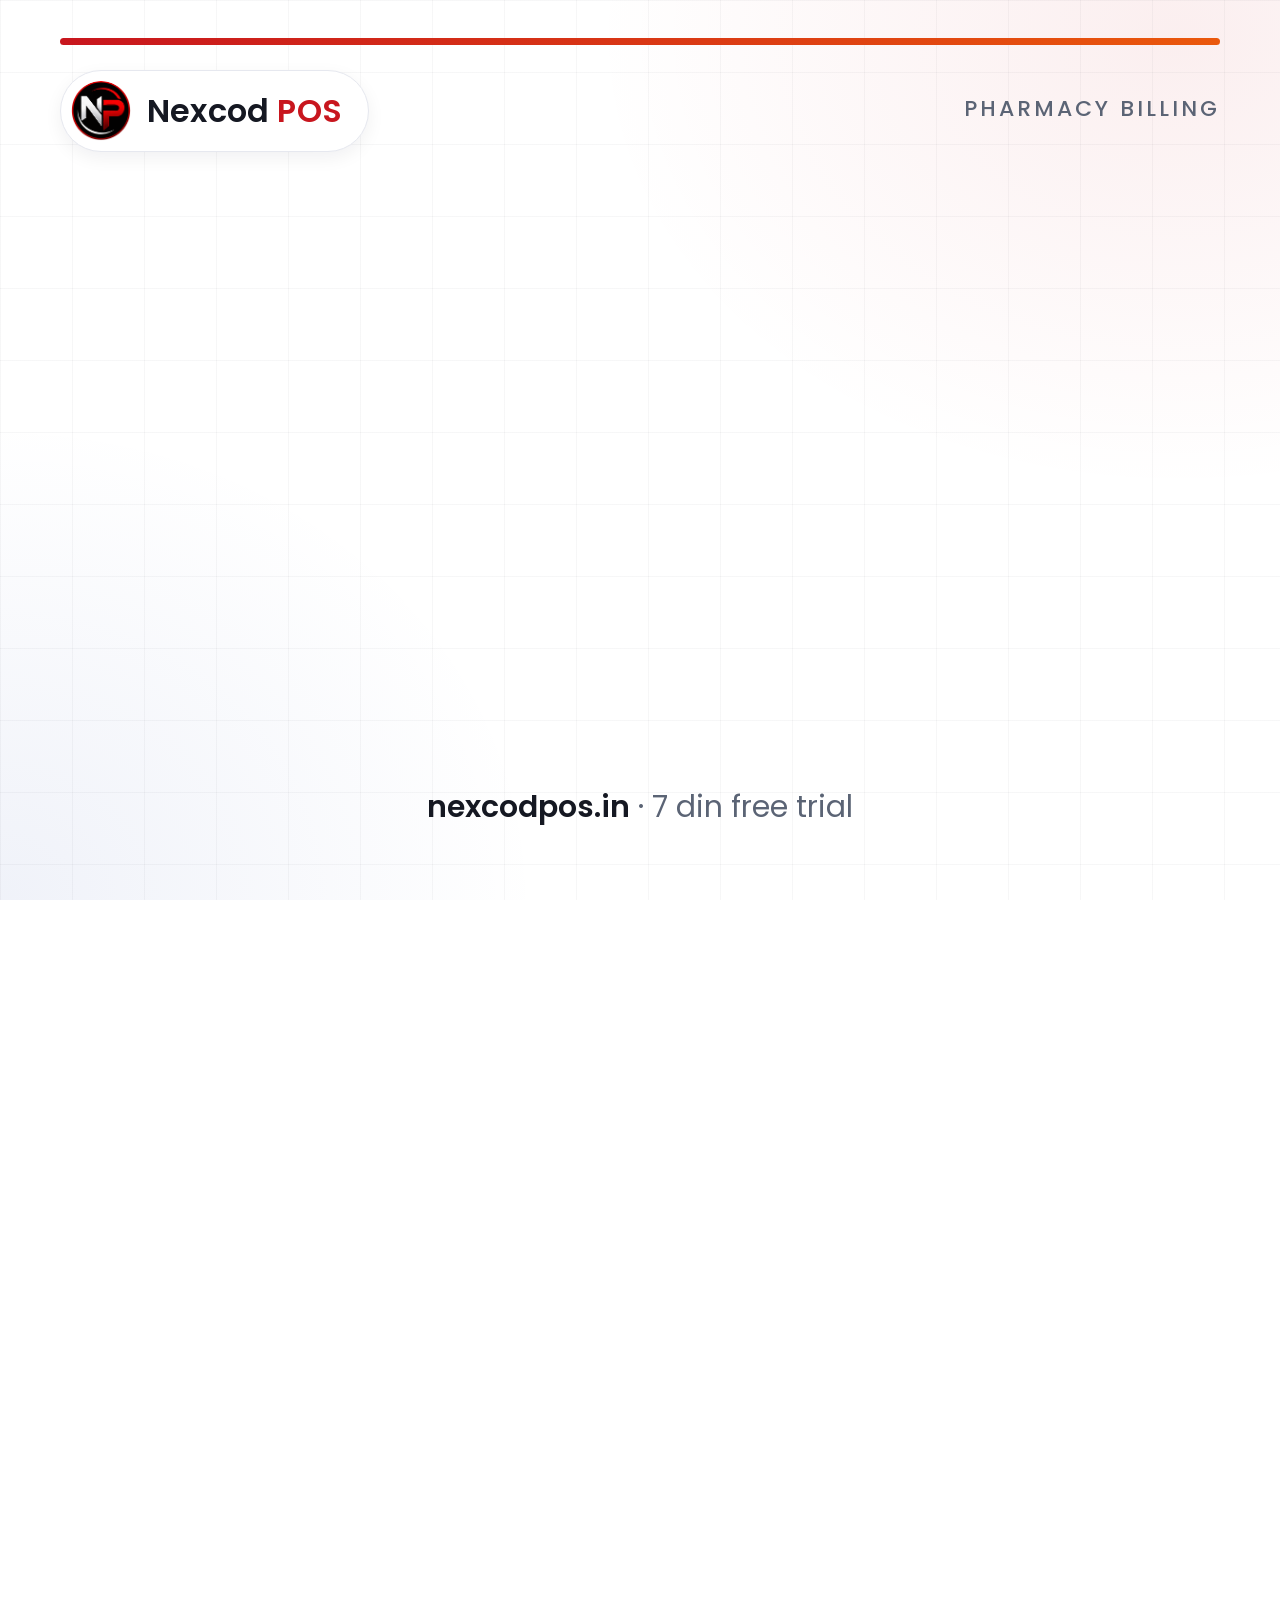
<file: ad-videos/source/template.html>
<!doctype html>
<html><head><meta charset="utf-8">
<link rel="stylesheet" href="fonts.css">
<style>
/* White theme, Poppins only, medium weights; arrows + comment labels explain the screen. */
:root{--bg:#ffffff;--ink:#151822;--muted:#5b6475;--red:#c8161e;--orange:#ea580c;--line:#e6e8ef;--soft:#f6f7fb}
*{box-sizing:border-box;margin:0;padding:0}
html,body{width:1080px;height:1920px;overflow:hidden;background:var(--bg);font-family:Poppins,sans-serif;color:var(--ink)}
#bg{position:absolute;inset:0;background:radial-gradient(900px 700px at 92% 4%,rgba(200,22,30,.07),rgba(200,22,30,0) 65%),radial-gradient(900px 800px at 0% 100%,rgba(37,72,170,.07),rgba(37,72,170,0) 60%),#fff}
#grid{position:absolute;inset:0;background-image:linear-gradient(rgba(21,24,34,.035) 1px,transparent 1px),linear-gradient(90deg,rgba(21,24,34,.035) 1px,transparent 1px);background-size:72px 72px}
#brand{position:absolute;left:60px;top:70px;display:flex;align-items:center;gap:16px;padding:10px 26px 10px 10px;border-radius:999px;background:#fff;border:1px solid var(--line);box-shadow:0 6px 18px rgba(21,24,34,.06)}
#brand img{width:60px;height:60px;border-radius:50%}
#brand b{font-size:32px;font-weight:600;letter-spacing:.2px}#brand b span{color:var(--red)}
#tag{position:absolute;right:60px;top:92px;font-size:22px;font-weight:500;letter-spacing:3px;color:var(--muted);text-transform:uppercase}
#prog{position:absolute;left:60px;right:60px;top:38px;height:7px;border-radius:8px;background:#eef0f5;overflow:hidden}
#prog i{display:block;height:100%;width:100%;background:linear-gradient(90deg,var(--red),var(--orange));transform-origin:left center}
#foot{position:absolute;left:0;right:0;bottom:70px;text-align:center;font-size:30px;color:var(--muted);font-weight:400}
#foot b{color:var(--ink);font-weight:600}
#scene{position:absolute;inset:0}
.center{position:absolute;left:70px;right:70px;top:0;bottom:0;display:flex;flex-direction:column;justify-content:center}
.hook .line{font-size:96px;line-height:1.16;font-weight:600;letter-spacing:-1px}
.hook .line.acc{color:var(--red)}
.hook .bar{height:12px;width:280px;border-radius:10px;background:linear-gradient(90deg,var(--red),var(--orange));margin-top:44px;transform-origin:left}
.head{position:absolute;left:70px;right:70px;top:240px}
.head h1{font-size:76px;line-height:1.12;font-weight:600;letter-spacing:-1px}
.head p{font-size:42px;line-height:1.3;color:var(--muted);margin-top:16px;font-weight:400}
.frame{position:absolute;left:40px;width:1000px;top:600px;border-radius:24px;overflow:hidden;background:#fff;box-shadow:0 30px 70px rgba(21,24,34,.16),0 0 0 1px var(--line)}
.chrome{height:58px;background:var(--soft);border-bottom:1px solid var(--line);display:flex;align-items:center;gap:12px;padding:0 22px}
.chrome i{width:15px;height:15px;border-radius:50%;background:#ff5f57}.chrome i:nth-child(2){background:#febc2e}.chrome i:nth-child(3){background:#28c840}
.chrome .url{margin-left:18px;flex:1;height:36px;border-radius:18px;background:#fff;border:1px solid var(--line);color:var(--muted);font-size:21px;display:flex;align-items:center;padding:0 20px}
.view{position:relative;width:1000px;height:820px;overflow:hidden;background:#eef1f6}
.layer{position:absolute;left:0;top:0;width:1366px;height:768px;transform-origin:0 0}
.layer img{width:1366px;height:768px;display:block}
.hl{position:absolute;border:5px solid var(--orange);border-radius:14px;box-shadow:0 0 0 9999px rgba(21,24,34,.18)}
#notes{position:absolute;left:40px;top:658px;width:1000px;height:820px;pointer-events:none}
#notes svg{position:absolute;left:0;top:0;overflow:visible}
.note{position:absolute;transform:translate(-50%,-50%);background:#fff;color:var(--ink);font-size:32px;font-weight:500;line-height:1.25;padding:14px 24px 14px 34px;border-radius:16px;border:3px solid var(--red);box-shadow:0 12px 30px rgba(21,24,34,.18);white-space:nowrap;overflow:hidden}
.note::before{content:"";position:absolute;left:0;top:0;bottom:0;width:12px;background:var(--red)}
.bul h2{font-size:78px;line-height:1.14;font-weight:600;letter-spacing:-1px;margin-bottom:56px}
.bul .it{display:flex;align-items:center;gap:28px;font-size:50px;font-weight:500;line-height:1.25;padding:26px 30px;border-radius:24px;background:#fff;border:1px solid var(--line);box-shadow:0 8px 24px rgba(21,24,34,.06);margin-bottom:24px}
.bul .ck{flex:none;width:72px;height:72px;border-radius:50%;background:linear-gradient(135deg,var(--red),var(--orange));display:grid;place-items:center}
.bul .ck svg{width:40px;height:40px}
.stat{align-items:center;text-align:center}
.stat .small{font-size:30px;letter-spacing:6px;font-weight:500;color:var(--red);margin-bottom:34px}
.stat .big{font-size:122px;line-height:1.08;font-weight:600;letter-spacing:-2px}
.stat .label{font-size:48px;line-height:1.3;color:var(--muted);margin-top:40px;font-weight:400;max-width:900px}
.stat .ring{width:220px;height:12px;border-radius:10px;background:linear-gradient(90deg,var(--red),var(--orange));margin:46px auto 0}
.price{align-items:center;text-align:center}
.pill{display:inline-block;font-size:32px;font-weight:500;letter-spacing:4px;padding:14px 34px;border-radius:999px;background:#fff;border:1px solid var(--line);box-shadow:0 6px 18px rgba(21,24,34,.06)}
.strike{font-size:66px;color:var(--muted);text-decoration:line-through;text-decoration-color:var(--red);margin-top:60px;font-weight:400}
.amt{font-size:230px;line-height:1;font-weight:600;letter-spacing:-6px;margin-top:10px}
.amt small{font-size:66px;letter-spacing:0;font-weight:400;color:var(--muted)}
.permo{font-size:52px;margin-top:40px;font-weight:400}
.permo b{color:var(--red);font-weight:600}
.off{position:absolute;right:110px;top:560px;width:220px;height:220px;border-radius:50%;background:linear-gradient(135deg,var(--red),var(--orange));color:#fff;display:grid;place-items:center;text-align:center;font-size:50px;font-weight:600;line-height:1;box-shadow:0 20px 50px rgba(200,22,30,.3)}
.off span{display:block;font-size:28px;font-weight:500;margin-top:6px}
.cta{align-items:center;text-align:center}
.cta .logo{width:240px;height:240px;border-radius:50%;background:#fff;box-shadow:0 0 0 14px rgba(200,22,30,.06),0 20px 60px rgba(200,22,30,.25)}
.cta .word{font-size:96px;font-weight:600;margin-top:50px;letter-spacing:-1px}.cta .word span{color:var(--red)}
.cta .what{font-size:42px;color:var(--muted);font-weight:400;margin-top:6px}
.cta .btn{margin-top:66px;font-size:58px;font-weight:600;color:#fff;padding:32px 66px;border-radius:30px;background:linear-gradient(135deg,#f97316,var(--orange));box-shadow:0 22px 50px rgba(234,88,12,.3)}
.cta .btn small{display:block;font-size:32px;font-weight:400;margin-top:6px}
.cta .site{font-size:80px;font-weight:600;margin-top:62px;letter-spacing:-.5px}
.cta .ph{font-size:36px;color:var(--muted);margin-top:22px;font-weight:400}
.cta .ph b{color:var(--ink);font-weight:500}
.cta .india{display:flex;align-items:center;gap:18px;margin-top:46px;font-size:32px;font-weight:400;color:var(--muted)}
.cta .flag{width:62px;height:42px;border-radius:6px;overflow:hidden;display:flex;flex-direction:column;border:1px solid var(--line)}
.cta .flag i{flex:1}.cta .flag i:nth-child(1){background:#ff9933}.cta .flag i:nth-child(2){background:#fff}.cta .flag i:nth-child(3){background:#138808}
</style></head>
<body>
<div id="bg"></div><div id="grid"></div>
<div id="prog"><i></i></div>
<div id="brand"><img src="logo.png" alt=""><b>Nexcod <span>POS</span></b></div>
<div id="tag">Pharmacy Billing</div>
<div id="scene"></div>
<div id="foot"><b>nexcodpos.in</b> · 7 din free trial</div>
<script>
const E=(t,c,h)=>{const e=document.createElement(t);if(c)e.className=c;if(h!=null)e.innerHTML=h;return e};
const NS='http://www.w3.org/2000/svg';
const CHECK='<svg viewBox="0 0 24 24" fill="none" stroke="#fff" stroke-width="3" stroke-linecap="round" stroke-linejoin="round"><path d="M5 12.5l4.2 4.2L19 7"/></svg>';
const ease='cubic-bezier(.2,.8,.2,1)';
function inA(el,delay,dur,from){return el.animate([{opacity:0,transform:from||'translateY(50px)'},{opacity:1,transform:'none'}],{delay:delay*1000,duration:(dur||.6)*1000,fill:'both',easing:ease})}
function fitT(r,W,H){
  let s=Math.min(W/r[2],H/r[3]); s=Math.max(Math.max(W/1366,H/768),Math.min(s,2.3));
  let tx=W/2-s*(r[0]+r[2]/2), ty=H/2-s*(r[1]+r[3]/2);
  const iw=1366*s, ih=768*s;
  tx = iw>=W ? Math.min(0,Math.max(W-iw,tx)) : (W-iw)/2;
  ty = ih>=H ? Math.min(0,Math.max(H-ih,ty)) : (H-ih)/2;
  return {tx,ty,s};
}
const T2S=t=>`translate(${t.tx}px,${t.ty}px) scale(${t.s})`;
function sv(tag,attrs){const e=document.createElementNS(NS,tag);for(const k in attrs)e.setAttribute(k,attrs[k]);return e}
function spread(list,T){
  const ps=list.map(n=>({n,px:T.tx+T.s*n.x})).filter(o=>o.n.dx==null).sort((a,b)=>a.px-b.px);
  const k=ps.length; if(k<2) return;
  ps.forEach((o,i)=>{const lx=k===2?(i?690:310):220+i*(560/(k-1)); o.n._lx=lx;});
}
function callout(svg,box,n,T,t0,t1){
  // n = {x,y,text,dx,dy}: arrow target in screenshot px, label offset from target in view px
  const px=T.tx+T.s*n.x, py=T.ty+T.s*n.y;
  const dy=(n.dy==null?(py>410?-230:230):n.dy), dx=(n.dx==null?Math.max(-260,Math.min(260,(500-px)*.7)):n.dx);
  const lx=n._lx!=null?n._lx:Math.max(190,Math.min(810,px+dx)), ly=py+dy;
  const sx=lx, sy=ly+(dy>0?-34:34);           // start at the label edge facing the target
  const mx=(px+sx)/2+(dx>=0?-60:60), my=(py+sy)/2;
  const ang=Math.atan2(py-my,px-mx), ex=px-Math.cos(ang)*18, ey=py-Math.sin(ang)*18, ah=26;
  const g=sv('g',{});
  const ring=sv('circle',{cx:px,cy:py,r:20,fill:'rgba(200,22,30,.12)',stroke:'#c8161e','stroke-width':4});
  const path=sv('path',{d:`M${sx},${sy} Q${mx},${my} ${ex},${ey}`,fill:'none',stroke:'#c8161e','stroke-width':6,'stroke-linecap':'round'});
  const a1=ang+Math.PI*.8, a2=ang-Math.PI*.8;
  const head=sv('path',{d:`M${ex+Math.cos(a1)*ah},${ey+Math.sin(a1)*ah} L${ex},${ey} L${ex+Math.cos(a2)*ah},${ey+Math.sin(a2)*ah}`,fill:'none',stroke:'#c8161e','stroke-width':6,'stroke-linecap':'round','stroke-linejoin':'round'});
  g.appendChild(ring);g.appendChild(path);g.appendChild(head);svg.appendChild(g);
  const len=path.getTotalLength();path.style.strokeDasharray=len;
  const lab=E('div','note',n.text);lab.style.left=lx+'px';lab.style.top=ly+'px';box.appendChild(lab);
  lab.animate([{opacity:0,transform:'translate(-50%,-50%) scale(.85)'},{opacity:1,transform:'translate(-50%,-50%) scale(1)'}],{delay:t0*1000,duration:350,fill:'both',easing:ease});
  path.animate([{strokeDashoffset:len},{strokeDashoffset:0}],{delay:(t0+.2)*1000,duration:450,fill:'both',easing:ease});
  head.animate([{opacity:0},{opacity:1}],{delay:(t0+.6)*1000,duration:150,fill:'both'});
  ring.animate([{opacity:0},{opacity:1}],{delay:(t0+.6)*1000,duration:250,fill:'both'});
  if(t1!=null){[lab,g].forEach(el=>el.animate([{opacity:1},{opacity:0}],{delay:t1*1000,duration:250,fill:'forwards'}));}
}
window.build=async function(sc,meta){
  document.getAnimations().forEach(a=>a.cancel());
  const root=document.getElementById('scene');root.innerHTML='';
  const D=sc.dur, V=sc.vodur||D;
  document.querySelector('#prog i').animate([{transform:`scaleX(${meta.start/meta.total})`},{transform:`scaleX(${(meta.start+D)/meta.total})`}],{duration:D*1000,fill:'both'});
  let box;
  if(sc.type==='hook'){
    box=E('div','center hook');const st=Math.min(.9,(V*.75)/sc.lines.length);
    sc.lines.forEach((l,i)=>{const d=E('div','line'+(i===sc.lines.length-1?' acc':''),l);box.appendChild(d);inA(d,.15+i*st,.6)});
    const bar=E('div','bar');box.appendChild(bar);
    bar.animate([{transform:'scaleX(0)'},{transform:'scaleX(1)'}],{delay:(.3+(sc.lines.length-1)*st+.4)*1000,duration:600,fill:'both',easing:ease});
  }
  if(sc.type==='shot'){
    box=E('div','');
    const hd=E('div','head');hd.appendChild(E('h1','',sc.head));hd.appendChild(E('p','',sc.sub));box.appendChild(hd);
    inA(hd.children[0],.05,.55);inA(hd.children[1],.25,.55);
    const fr=E('div','frame');const ch=E('div','chrome','<i></i><i></i><i></i>');ch.appendChild(E('div','url',sc.url||'nexcodpos.in'));fr.appendChild(ch);
    const vw=E('div','view');const ly=E('div','layer');const im=E('img');im.src='shots/'+sc.img+'.png';ly.appendChild(im);vw.appendChild(ly);fr.appendChild(vw);box.appendChild(fr);
    inA(fr,.15,.7,'translateY(100px) scale(.95)');
    const W=1000,H=820;
    const z=sc.zoom.length?sc.zoom:[[0,0,1366,768]];
    const z0=z[0], cx=z0[0]+z0[2]/2, cy=z0[1]+z0[3]/2, ew=Math.min(1366,z0[2]*1.5), eh=Math.min(768,z0[3]*1.5);
    const full=[Math.max(0,Math.min(1366-ew,cx-ew/2)),Math.max(0,Math.min(768-eh,cy-eh/2)),ew,eh];
    const Tf=fitT(full,W,H), T0=fitT(z[0],W,H), T1=z[1]?fitT(z[1],W,H):null;
    const o1=Math.min(.9,.5/D), o2=Math.min(.95,2.0/D);
    const kf=[{transform:T2S(Tf),offset:0},{transform:T2S(Tf),offset:o1}];
    let pan0=null,pan1=null;
    if(!T1){kf.push({transform:T2S(T0),offset:o2});kf.push({transform:T2S(T0),offset:1});}
    else{pan0=.5;pan1=Math.min(.85,.5+1.1/D);kf.push({transform:T2S(T0),offset:Math.min(.45,o2)});kf.push({transform:T2S(T0),offset:pan0});kf.push({transform:T2S(T1),offset:pan1});kf.push({transform:T2S(T1),offset:1});}
    ly.animate(kf,{duration:D*1000,fill:'both',easing:'cubic-bezier(.45,0,.25,1)'});
    if(sc.hl){const h=E('div','hl');Object.assign(h.style,{left:sc.hl[0]+'px',top:sc.hl[1]+'px',width:sc.hl[2]+'px',height:sc.hl[3]+'px'});ly.appendChild(h);
      h.animate([{opacity:0},{opacity:1}],{delay:2100,duration:400,fill:'both'});}
    if(sc.notes&&sc.notes.length){
      const nb=E('div','');nb.id='notes';const svg=sv('svg',{width:1000,height:820});nb.appendChild(svg);box.appendChild(nb);
      const s0=sc.notes.filter(n=>!n.step), s1=sc.notes.filter(n=>n.step===1);
      const tA=Math.min(Math.max(2.0,(T1?Math.min(.45,o2):o2)*D)+.1, D-1.2), endA=T1?pan0*D-.1:null;
      const spanA=(T1?endA:D-.4)-tA;
      spread(s0,T0); if(T1) spread(s1,T1);
      s0.forEach((n,i)=>callout(svg,nb,n,T0,tA+i*Math.min(.9,spanA/(s0.length+1)),endA));
      if(T1){const tB=pan1*D+.1;s1.forEach((n,i)=>callout(svg,nb,n,T1,tB+i*Math.min(.8,(D-tB-.4)/(s1.length+1)),null));}
    }
  }
  if(sc.type==='bullets'){
    box=E('div','center bul');const h=E('h2','',sc.title);box.appendChild(h);inA(h,.05,.55);
    const step=Math.max(.35,Math.min(.9,(V-.8)/sc.items.length));
    sc.items.forEach((t,i)=>{const it=E('div','it');it.appendChild(E('div','ck',CHECK));it.appendChild(E('div','',t));box.appendChild(it);inA(it,.45+i*step,.5,'translateX(-80px)')});
  }
  if(sc.type==='stat'){
    box=E('div','center stat');
    if(sc.small){const s=E('div','small',sc.small);box.appendChild(s);inA(s,.05,.5)}
    const b=E('div','big',sc.big);box.appendChild(b);b.animate([{opacity:0,transform:'scale(.75)'},{opacity:1,transform:'scale(1.03)',offset:.7},{opacity:1,transform:'scale(1)'}],{delay:250,duration:700,fill:'both'});
    const l=E('div','label',sc.label);box.appendChild(l);inA(l,.9,.6);
    const r=E('div','ring');box.appendChild(r);r.animate([{transform:'scaleX(0)'},{transform:'scaleX(1)'}],{delay:1300,duration:600,fill:'both',easing:ease});
  }
  if(sc.type==='price'){
    box=E('div','center price');
    const p=E('div','pill','PLATINUM · 1 SAAL');box.appendChild(p);inA(p,.05,.5);
    const s=E('div','strike','₹4,999');box.appendChild(s);inA(s,.35,.5);
    const a=E('div','amt','₹1,299<small> /saal</small>');box.appendChild(a);a.animate([{opacity:0,transform:'scale(.6)'},{opacity:1,transform:'scale(1.04)',offset:.7},{opacity:1,transform:'scale(1)'}],{delay:700,duration:800,fill:'both'});
    const m=E('div','permo','Sirf <b>₹108</b> mahina');box.appendChild(m);inA(m,Math.min(V*.55,3.2),.6);
    const o=E('div','off','74%<span>OFF</span>');root.appendChild(o);o.animate([{opacity:0,transform:'rotate(-30deg) scale(.3)'},{opacity:1,transform:'rotate(10deg) scale(1)'}],{delay:1500,duration:600,fill:'both',easing:ease});
  }
  if(sc.type==='cta'){
    box=E('div','center cta');
    const lg=E('img','logo');lg.src='logo.png';box.appendChild(lg);lg.animate([{opacity:0,transform:'scale(.4) rotate(-40deg)'},{opacity:1,transform:'scale(1) rotate(0)'}],{delay:50,duration:800,fill:'both',easing:ease});
    const w=E('div','word','Nexcod <span>POS</span>');box.appendChild(w);inA(w,.45,.55);
    const wt=E('div','what','Pharmacy Billing Software');box.appendChild(wt);inA(wt,.65,.55);
    const b=E('div','btn','7 DIN FREE TRIAL<small>Koi card nahi chahiye</small>');box.appendChild(b);inA(b,1.0,.6,'translateY(50px) scale(.92)');
    b.animate([{transform:'scale(1)'},{transform:'scale(1.04)'},{transform:'scale(1)'}],{delay:1800,duration:1100,iterations:10,fill:'none'});
    const st=E('div','site','nexcodpos.in');box.appendChild(st);inA(st,1.4,.6);
    const ph=E('div','ph','Call <b>73198 33790</b> · WhatsApp <b>72819 21783</b>');box.appendChild(ph);inA(ph,1.7,.6);
    const ind=E('div','india','<div class="flag"><i></i><i></i><i></i></div>Made in India, for Indian pharmacies');box.appendChild(ind);inA(ind,2.0,.6);
    document.getElementById('foot').style.display='none';
  } else document.getElementById('foot').style.display='';
  root.appendChild(box);
  if(!meta.last){root.animate([{opacity:1},{opacity:1,offset:.0001},{opacity:0}],{delay:(D-.25)*1000,duration:250,fill:'forwards'});}
  await document.fonts.ready;
  await Promise.all([...document.images].map(i=>i.complete?1:new Promise(r=>{i.onload=i.onerror=r})));
  document.getAnimations().forEach(a=>a.pause());
  return true;
};
window.seek=function(t){document.getAnimations().forEach(a=>{a.currentTime=t*1000});};
</script>
</body></html>
</file>
<file: ad-videos/source/fonts.css>
/* devanagari */
@font-face {
  font-family: 'Poppins';
  font-style: normal;
  font-weight: 400;
  font-display: swap;
  src: url(fonts/Poppins-400-devanagari.woff2) format('woff2');
  unicode-range: U+0900-097F, U+1CD0-1CF4, U+1CF7-1CF9, U+200C-200D, U+20A8, U+20B9, U+20F0, U+25CC, U+A830-A839, U+A8E0-A8FF, U+11B00-11B0A;
}
/* latin-ext */
@font-face {
  font-family: 'Poppins';
  font-style: normal;
  font-weight: 400;
  font-display: swap;
  src: url(fonts/Poppins-400-latin-ext.woff2) format('woff2');
  unicode-range: U+0100-02BA, U+02BD-02C5, U+02C7-02CC, U+02CE-02D7, U+02DD-02FF, U+0304, U+0308, U+0329, U+1D00-1DBF, U+1E00-1E9F, U+1EF2-1EFF, U+2020, U+20A0-20AB, U+20AD-20C4, U+2113, U+2C60-2C7F, U+A720-A7FF;
}
/* latin */
@font-face {
  font-family: 'Poppins';
  font-style: normal;
  font-weight: 400;
  font-display: swap;
  src: url(fonts/Poppins-400-latin.woff2) format('woff2');
  unicode-range: U+0000-00FF, U+0131, U+0152-0153, U+02BB-02BC, U+02C6, U+02DA, U+02DC, U+0304, U+0308, U+0329, U+2000-206F, U+20AC, U+2122, U+2191, U+2193, U+2212, U+2215, U+FEFF, U+FFFD;
}
/* devanagari */
@font-face {
  font-family: 'Poppins';
  font-style: normal;
  font-weight: 500;
  font-display: swap;
  src: url(fonts/Poppins-500-devanagari.woff2) format('woff2');
  unicode-range: U+0900-097F, U+1CD0-1CF4, U+1CF7-1CF9, U+200C-200D, U+20A8, U+20B9, U+20F0, U+25CC, U+A830-A839, U+A8E0-A8FF, U+11B00-11B0A;
}
/* latin-ext */
@font-face {
  font-family: 'Poppins';
  font-style: normal;
  font-weight: 500;
  font-display: swap;
  src: url(fonts/Poppins-500-latin-ext.woff2) format('woff2');
  unicode-range: U+0100-02BA, U+02BD-02C5, U+02C7-02CC, U+02CE-02D7, U+02DD-02FF, U+0304, U+0308, U+0329, U+1D00-1DBF, U+1E00-1E9F, U+1EF2-1EFF, U+2020, U+20A0-20AB, U+20AD-20C4, U+2113, U+2C60-2C7F, U+A720-A7FF;
}
/* latin */
@font-face {
  font-family: 'Poppins';
  font-style: normal;
  font-weight: 500;
  font-display: swap;
  src: url(fonts/Poppins-500-latin.woff2) format('woff2');
  unicode-range: U+0000-00FF, U+0131, U+0152-0153, U+02BB-02BC, U+02C6, U+02DA, U+02DC, U+0304, U+0308, U+0329, U+2000-206F, U+20AC, U+2122, U+2191, U+2193, U+2212, U+2215, U+FEFF, U+FFFD;
}
/* devanagari */
@font-face {
  font-family: 'Poppins';
  font-style: normal;
  font-weight: 600;
  font-display: swap;
  src: url(fonts/Poppins-600-devanagari.woff2) format('woff2');
  unicode-range: U+0900-097F, U+1CD0-1CF4, U+1CF7-1CF9, U+200C-200D, U+20A8, U+20B9, U+20F0, U+25CC, U+A830-A839, U+A8E0-A8FF, U+11B00-11B0A;
}
/* latin-ext */
@font-face {
  font-family: 'Poppins';
  font-style: normal;
  font-weight: 600;
  font-display: swap;
  src: url(fonts/Poppins-600-latin-ext.woff2) format('woff2');
  unicode-range: U+0100-02BA, U+02BD-02C5, U+02C7-02CC, U+02CE-02D7, U+02DD-02FF, U+0304, U+0308, U+0329, U+1D00-1DBF, U+1E00-1E9F, U+1EF2-1EFF, U+2020, U+20A0-20AB, U+20AD-20C4, U+2113, U+2C60-2C7F, U+A720-A7FF;
}
/* latin */
@font-face {
  font-family: 'Poppins';
  font-style: normal;
  font-weight: 600;
  font-display: swap;
  src: url(fonts/Poppins-600-latin.woff2) format('woff2');
  unicode-range: U+0000-00FF, U+0131, U+0152-0153, U+02BB-02BC, U+02C6, U+02DA, U+02DC, U+0304, U+0308, U+0329, U+2000-206F, U+20AC, U+2122, U+2191, U+2193, U+2212, U+2215, U+FEFF, U+FFFD;
}
/* devanagari */
@font-face {
  font-family: 'Poppins';
  font-style: normal;
  font-weight: 700;
  font-display: swap;
  src: url(fonts/Poppins-700-devanagari.woff2) format('woff2');
  unicode-range: U+0900-097F, U+1CD0-1CF4, U+1CF7-1CF9, U+200C-200D, U+20A8, U+20B9, U+20F0, U+25CC, U+A830-A839, U+A8E0-A8FF, U+11B00-11B0A;
}
/* latin-ext */
@font-face {
  font-family: 'Poppins';
  font-style: normal;
  font-weight: 700;
  font-display: swap;
  src: url(fonts/Poppins-700-latin-ext.woff2) format('woff2');
  unicode-range: U+0100-02BA, U+02BD-02C5, U+02C7-02CC, U+02CE-02D7, U+02DD-02FF, U+0304, U+0308, U+0329, U+1D00-1DBF, U+1E00-1E9F, U+1EF2-1EFF, U+2020, U+20A0-20AB, U+20AD-20C4, U+2113, U+2C60-2C7F, U+A720-A7FF;
}
/* latin */
@font-face {
  font-family: 'Poppins';
  font-style: normal;
  font-weight: 700;
  font-display: swap;
  src: url(fonts/Poppins-700-latin.woff2) format('woff2');
  unicode-range: U+0000-00FF, U+0131, U+0152-0153, U+02BB-02BC, U+02C6, U+02DA, U+02DC, U+0304, U+0308, U+0329, U+2000-206F, U+20AC, U+2122, U+2191, U+2193, U+2212, U+2215, U+FEFF, U+FFFD;
}
/* devanagari */
@font-face {
  font-family: 'Poppins';
  font-style: normal;
  font-weight: 800;
  font-display: swap;
  src: url(fonts/Poppins-800-devanagari.woff2) format('woff2');
  unicode-range: U+0900-097F, U+1CD0-1CF4, U+1CF7-1CF9, U+200C-200D, U+20A8, U+20B9, U+20F0, U+25CC, U+A830-A839, U+A8E0-A8FF, U+11B00-11B0A;
}
/* latin-ext */
@font-face {
  font-family: 'Poppins';
  font-style: normal;
  font-weight: 800;
  font-display: swap;
  src: url(fonts/Poppins-800-latin-ext.woff2) format('woff2');
  unicode-range: U+0100-02BA, U+02BD-02C5, U+02C7-02CC, U+02CE-02D7, U+02DD-02FF, U+0304, U+0308, U+0329, U+1D00-1DBF, U+1E00-1E9F, U+1EF2-1EFF, U+2020, U+20A0-20AB, U+20AD-20C4, U+2113, U+2C60-2C7F, U+A720-A7FF;
}
/* latin */
@font-face {
  font-family: 'Poppins';
  font-style: normal;
  font-weight: 800;
  font-display: swap;
  src: url(fonts/Poppins-800-latin.woff2) format('woff2');
  unicode-range: U+0000-00FF, U+0131, U+0152-0153, U+02BB-02BC, U+02C6, U+02DA, U+02DC, U+0304, U+0308, U+0329, U+2000-206F, U+20AC, U+2122, U+2191, U+2193, U+2212, U+2215, U+FEFF, U+FFFD;
}
/* devanagari */
@font-face {
  font-family: 'Poppins';
  font-style: normal;
  font-weight: 900;
  font-display: swap;
  src: url(fonts/Poppins-900-devanagari.woff2) format('woff2');
  unicode-range: U+0900-097F, U+1CD0-1CF4, U+1CF7-1CF9, U+200C-200D, U+20A8, U+20B9, U+20F0, U+25CC, U+A830-A839, U+A8E0-A8FF, U+11B00-11B0A;
}
/* latin-ext */
@font-face {
  font-family: 'Poppins';
  font-style: normal;
  font-weight: 900;
  font-display: swap;
  src: url(fonts/Poppins-900-latin-ext.woff2) format('woff2');
  unicode-range: U+0100-02BA, U+02BD-02C5, U+02C7-02CC, U+02CE-02D7, U+02DD-02FF, U+0304, U+0308, U+0329, U+1D00-1DBF, U+1E00-1E9F, U+1EF2-1EFF, U+2020, U+20A0-20AB, U+20AD-20C4, U+2113, U+2C60-2C7F, U+A720-A7FF;
}
/* latin */
@font-face {
  font-family: 'Poppins';
  font-style: normal;
  font-weight: 900;
  font-display: swap;
  src: url(fonts/Poppins-900-latin.woff2) format('woff2');
  unicode-range: U+0000-00FF, U+0131, U+0152-0153, U+02BB-02BC, U+02C6, U+02DA, U+02DC, U+0304, U+0308, U+0329, U+2000-206F, U+20AC, U+2122, U+2191, U+2193, U+2212, U+2215, U+FEFF, U+FFFD;
}
</file>
